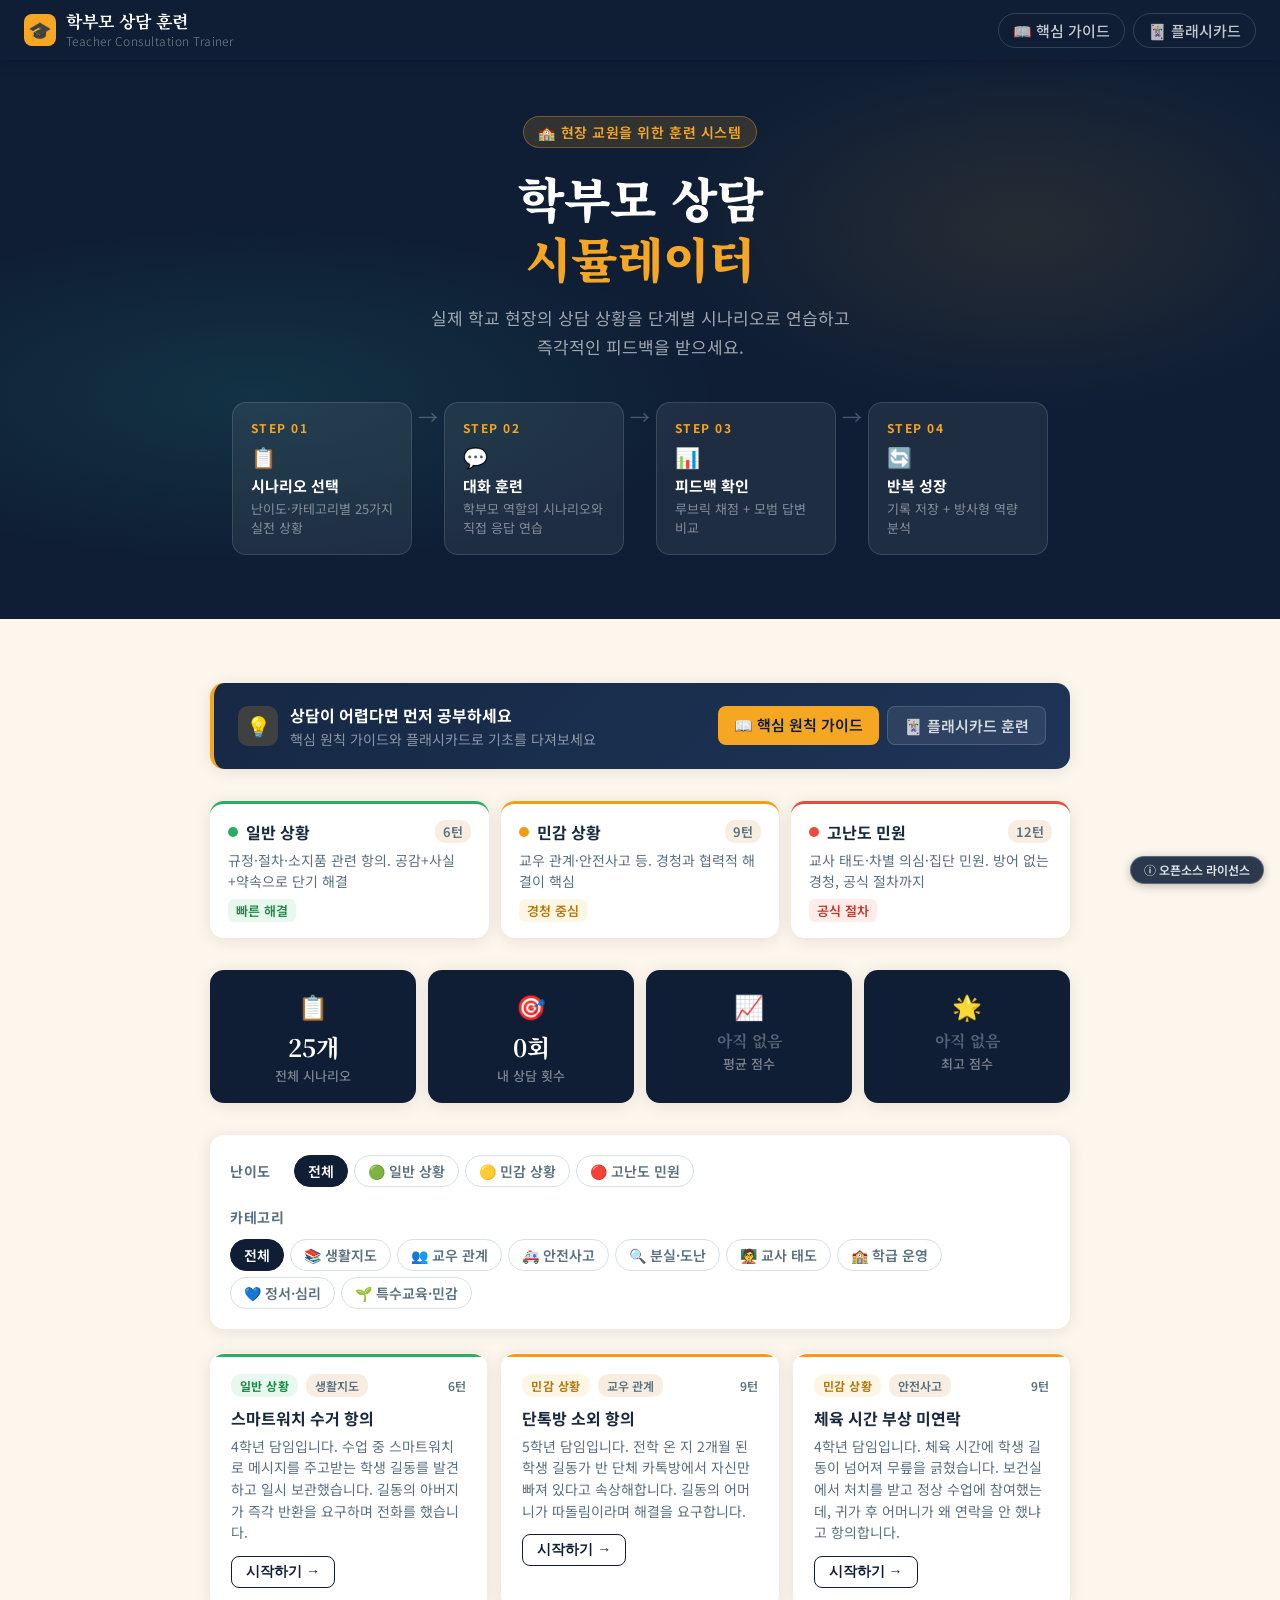
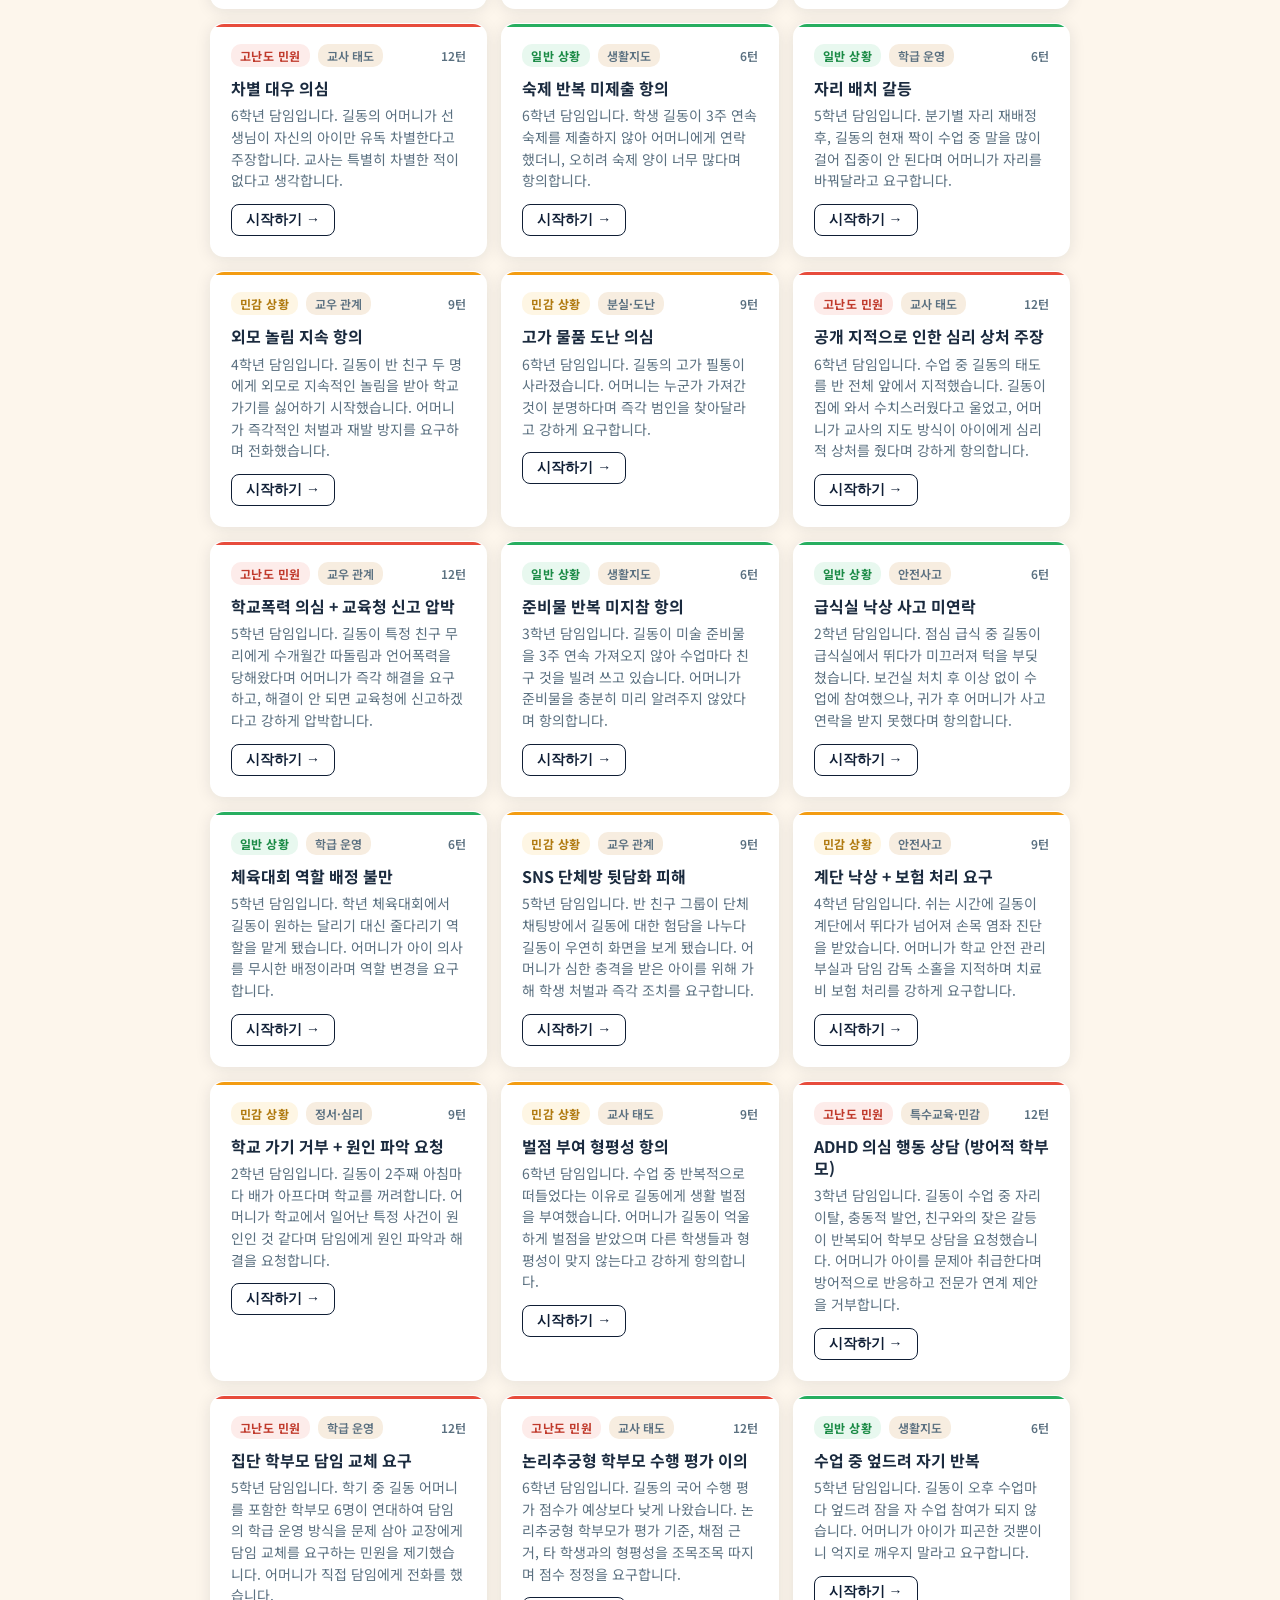
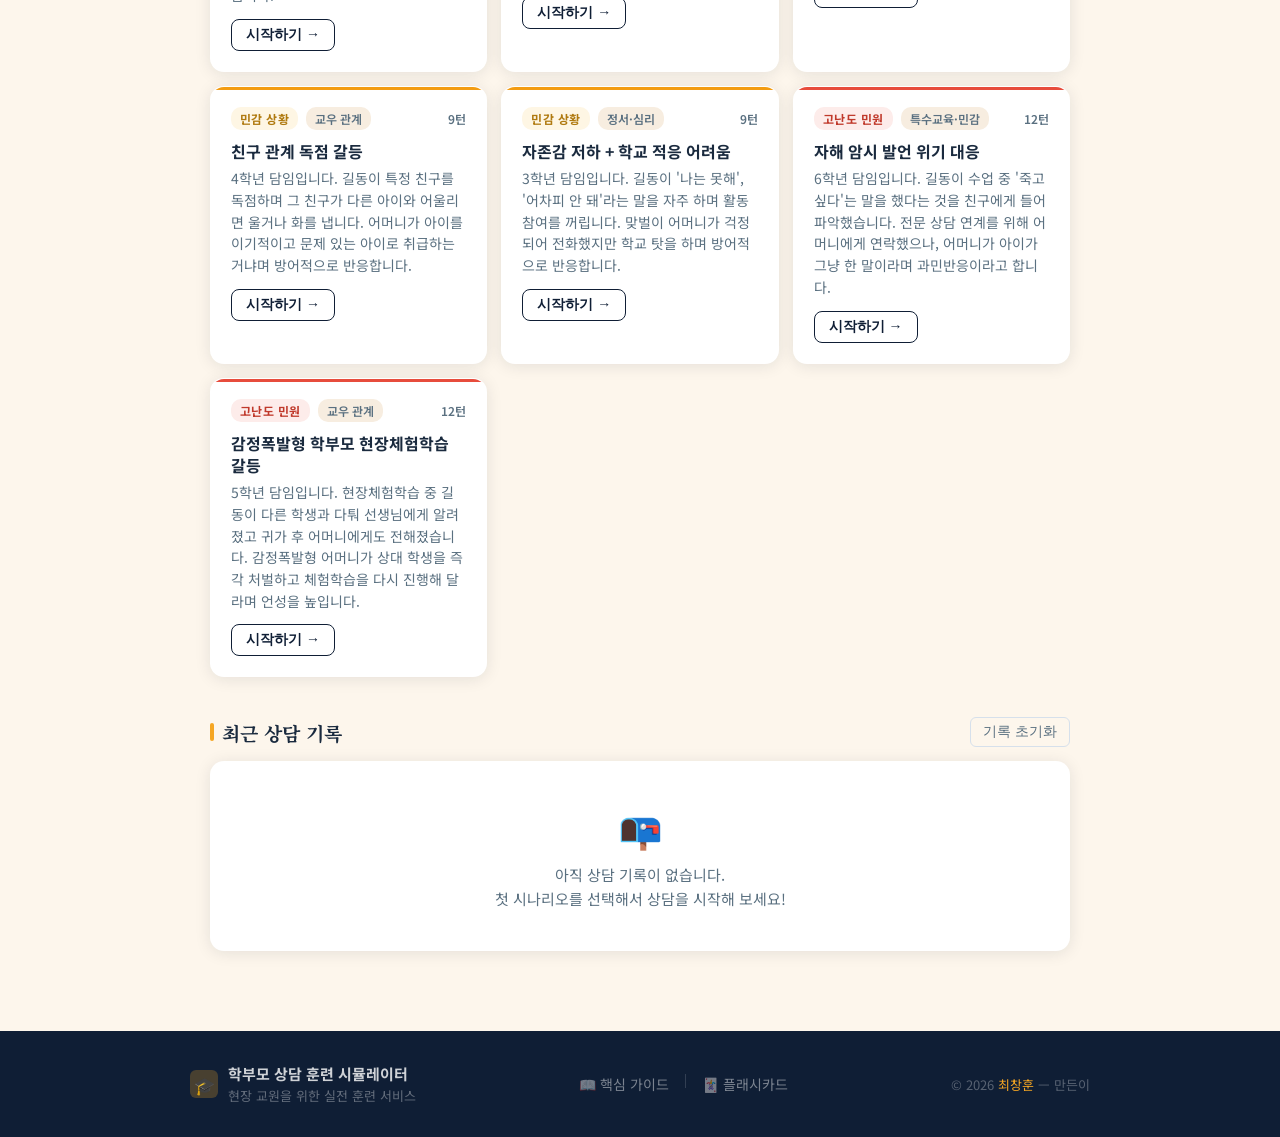
<file: index.html>
<!DOCTYPE html>
<html lang="ko">
<head>
<meta charset="UTF-8">
<meta name="viewport" content="width=device-width, initial-scale=1.0">
<meta name="description" content="교사를 위한 학부모 상담 훈련 서비스. 실제 상황을 분기형 시나리오로 연습하고 즉각 피드백을 받으세요.">
<title>학부모 상담 훈련 시뮬레이터</title>
<link rel="preconnect" href="https://fonts.googleapis.com">
<link href="https://fonts.googleapis.com/css2?family=Noto+Serif+KR:wght@400;600;700;900&family=Noto+Sans+KR:wght@300;400;500;700&display=swap" rel="stylesheet">
<style>
  :root {
    --navy:    #0f1e35;
    --navy2:   #162844;
    --navy3:   #1e3558;
    --amber:   #f5a623;
    --amber2:  #e8941a;
    --teal:    #2ec4b6;
    --cream:   #fdf6ec;
    --cream2:  #f7ede0;
    --text:    #1a2a3e;
    --muted:   #5a7080;
    --border:  #d6e0eb;
    --green:   #27ae60;
    --yellow:  #f39c12;
    --red:     #e74c3c;
    --card-shadow: 0 2px 16px rgba(15,30,53,.10);
    --card-shadow-hover: 0 8px 32px rgba(15,30,53,.18);
    --radius:  14px;
    --radius-sm: 8px;
  }

  *, *::before, *::after { box-sizing: border-box; margin: 0; padding: 0; }

  body {
    font-family: 'Noto Sans KR', sans-serif;
    background: var(--cream);
    color: var(--text);
    min-height: 100vh;
    -webkit-font-smoothing: antialiased;
  }

  /* ── NAV ── */
  .nav {
    background: var(--navy);
    padding: 0 24px;
    display: flex;
    align-items: center;
    justify-content: space-between;
    height: 60px;
    position: sticky;
    top: 0;
    z-index: 100;
    box-shadow: 0 2px 12px rgba(0,0,0,.25);
  }
  .nav-brand {
    display: flex;
    align-items: center;
    gap: 10px;
    text-decoration: none;
  }
  .nav-logo {
    width: 32px; height: 32px;
    background: var(--amber);
    border-radius: 8px;
    display: flex; align-items: center; justify-content: center;
    font-size: 19px;
    flex-shrink: 0;
  }
  .nav-title-ko {
    font-family: 'Noto Serif KR', serif;
    font-weight: 700;
    font-size: 17px;
    color: #fff;
    line-height: 1.2;
  }
  .nav-title-en {
    font-size: 12px;
    color: rgba(255,255,255,.45);
    letter-spacing: .04em;
    font-weight: 300;
  }
  .nav-links {
    display: flex;
    gap: 8px;
  }
  .nav-link {
    padding: 6px 14px;
    border-radius: 20px;
    font-size: 15px;
    font-weight: 500;
    text-decoration: none;
    color: rgba(255,255,255,.75);
    border: 1px solid rgba(255,255,255,.15);
    transition: all .2s;
  }
  .nav-link:hover {
    background: rgba(255,255,255,.12);
    color: #fff;
    border-color: rgba(255,255,255,.3);
  }

  /* ── HERO ── */
  .hero {
    background: var(--navy);
    padding: 56px 24px 64px;
    text-align: center;
    position: relative;
    overflow: hidden;
  }
  .hero::before {
    content: '';
    position: absolute;
    inset: 0;
    background:
      radial-gradient(ellipse 60% 50% at 20% 60%, rgba(46,196,182,.12) 0%, transparent 60%),
      radial-gradient(ellipse 50% 60% at 80% 30%, rgba(245,166,35,.10) 0%, transparent 55%);
    pointer-events: none;
  }
  .hero-badge {
    display: inline-flex;
    align-items: center;
    gap: 6px;
    background: rgba(245,166,35,.15);
    border: 1px solid rgba(245,166,35,.35);
    color: var(--amber);
    font-size: 14px;
    font-weight: 600;
    padding: 5px 14px;
    border-radius: 20px;
    margin-bottom: 20px;
    letter-spacing: .04em;
    animation: fadeUp .5s ease both;
  }
  .hero h1 {
    font-family: 'Noto Serif KR', serif;
    font-size: clamp(30px, 5vw, 48px);
    font-weight: 900;
    color: #fff;
    line-height: 1.25;
    margin-bottom: 16px;
    animation: fadeUp .5s .08s ease both;
  }
  .hero h1 span { color: var(--amber); }
  .hero-sub {
    color: rgba(255,255,255,.6);
    font-size: 17px;
    line-height: 1.7;
    max-width: 480px;
    margin: 0 auto 40px;
    animation: fadeUp .5s .14s ease both;
  }

  /* ── STEPS ── */
  .steps {
    display: flex;
    justify-content: center;
    align-items: stretch;
    gap: 0;
    flex-wrap: wrap;
    max-width: 860px;
    margin: 0 auto;
    animation: fadeUp .5s .2s ease both;
  }
  .step {
    display: flex;
    align-items: center;
    gap: 0;
  }
  .step-box {
    background: rgba(255,255,255,.07);
    border: 1px solid rgba(255,255,255,.12);
    border-radius: var(--radius);
    padding: 16px 18px;
    text-align: left;
    width: 180px;
    transition: background .2s;
  }
  .step-box:hover { background: rgba(255,255,255,.12); }
  .step-num {
    font-size: 12px;
    font-weight: 700;
    color: var(--amber);
    letter-spacing: .12em;
    margin-bottom: 6px;
  }
  .step-icon { font-size: 20px; margin-bottom: 4px; }
  .step-name {
    font-size: 15px;
    font-weight: 700;
    color: #fff;
    margin-bottom: 3px;
  }
  .step-desc {
    font-size: 13px;
    color: rgba(255,255,255,.45);
    line-height: 1.5;
  }
  .step-arrow {
    color: rgba(255,255,255,.25);
    font-size: 20px;
    padding: 0 6px;
    flex-shrink: 0;
  }

  /* ── STUDY BANNER ── */
  .study-banner {
    background: linear-gradient(135deg, var(--navy2), var(--navy3));
    border-left: 4px solid var(--amber);
    border-radius: var(--radius);
    padding: 20px 24px;
    display: flex;
    align-items: center;
    justify-content: space-between;
    flex-wrap: wrap;
    gap: 16px;
    margin: 32px auto;
    max-width: 900px;
    box-shadow: var(--card-shadow);
  }
  .study-banner-text {
    display: flex;
    align-items: center;
    gap: 12px;
  }
  .study-banner-icon {
    width: 40px; height: 40px;
    background: rgba(245,166,35,.18);
    border-radius: 10px;
    display: flex; align-items: center; justify-content: center;
    font-size: 20px;
    flex-shrink: 0;
  }
  .study-banner-title {
    font-size: 16px;
    font-weight: 700;
    color: #fff;
    margin-bottom: 2px;
  }
  .study-banner-sub {
    font-size: 14px;
    color: rgba(255,255,255,.5);
  }
  .study-banner-links {
    display: flex;
    gap: 8px;
  }
  .study-btn {
    padding: 8px 16px;
    border-radius: 8px;
    font-size: 15px;
    font-weight: 600;
    text-decoration: none;
    transition: all .2s;
  }
  .study-btn-primary {
    background: var(--amber);
    color: var(--navy);
  }
  .study-btn-primary:hover { background: var(--amber2); }
  .study-btn-ghost {
    background: rgba(255,255,255,.08);
    color: rgba(255,255,255,.8);
    border: 1px solid rgba(255,255,255,.15);
  }
  .study-btn-ghost:hover { background: rgba(255,255,255,.15); }

  /* ── MAIN LAYOUT ── */
  .main {
    max-width: 900px;
    margin: 0 auto;
    padding: 32px 20px 60px;
  }

  /* ── DIFFICULTY LEGEND ── */
  .diff-legend {
    display: grid;
    grid-template-columns: repeat(3, 1fr);
    gap: 12px;
    margin-bottom: 32px;
  }
  .diff-card {
    background: #fff;
    border-radius: var(--radius);
    padding: 16px 18px;
    box-shadow: var(--card-shadow);
    border-top: 3px solid transparent;
    transition: transform .18s, box-shadow .18s;
  }
  .diff-card:hover { transform: translateY(-2px); box-shadow: var(--card-shadow-hover); }
  .diff-card.green { border-top-color: var(--green); }
  .diff-card.yellow { border-top-color: var(--yellow); }
  .diff-card.red { border-top-color: var(--red); }
  .diff-card-header {
    display: flex;
    align-items: center;
    gap: 8px;
    margin-bottom: 6px;
  }
  .diff-dot {
    width: 10px; height: 10px;
    border-radius: 50%;
    flex-shrink: 0;
  }
  .diff-dot.green { background: var(--green); }
  .diff-dot.yellow { background: var(--yellow); }
  .diff-dot.red { background: var(--red); }
  .diff-label {
    font-size: 16px;
    font-weight: 700;
    color: var(--text);
  }
  .diff-turns {
    font-size: 13px;
    color: var(--muted);
    margin-left: auto;
    background: var(--cream2);
    padding: 2px 8px;
    border-radius: 10px;
    font-weight: 600;
  }
  .diff-desc {
    font-size: 14px;
    color: var(--muted);
    line-height: 1.55;
  }
  .diff-tag {
    display: inline-block;
    font-size: 13px;
    font-weight: 600;
    margin-top: 6px;
    padding: 2px 8px;
    border-radius: 6px;
  }
  .diff-tag.green { background: #e8f8ef; color: #1a8a45; }
  .diff-tag.yellow { background: #fef6e4; color: #b07a10; }
  .diff-tag.red { background: #fdecea; color: #c0392b; }

  /* ── STATS ── */
  .stats-grid {
    display: grid;
    grid-template-columns: repeat(4, 1fr);
    gap: 12px;
    margin-bottom: 32px;
  }
  .stat-card {
    background: var(--navy);
    border-radius: var(--radius);
    padding: 18px 16px;
    text-align: center;
    box-shadow: var(--card-shadow);
  }
  .stat-icon { font-size: 24px; margin-bottom: 6px; }
  .stat-val {
    font-family: 'Noto Serif KR', serif;
    font-size: 24px;
    font-weight: 700;
    color: #fff;
    margin-bottom: 2px;
  }
  .stat-val.empty { color: rgba(255,255,255,.3); font-size: 16px; }
  .stat-label {
    font-size: 13px;
    color: rgba(255,255,255,.45);
    font-weight: 500;
  }

  /* ── FILTERS ── */
  .filter-section {
    background: #fff;
    border-radius: var(--radius);
    padding: 20px;
    margin-bottom: 24px;
    box-shadow: var(--card-shadow);
  }
  .filter-row {
    display: flex;
    align-items: flex-start;
    gap: 12px;
    flex-wrap: wrap;
  }
  .filter-row + .filter-row { margin-top: 14px; }
  .filter-label {
    font-size: 14px;
    font-weight: 700;
    color: var(--muted);
    letter-spacing: .04em;
    padding-top: 6px;
    min-width: 52px;
    flex-shrink: 0;
  }
  .chips {
    display: flex;
    flex-wrap: wrap;
    gap: 6px;
  }
  .chip {
    padding: 5px 13px;
    border-radius: 20px;
    font-size: 14px;
    font-weight: 600;
    cursor: pointer;
    border: 1.5px solid var(--border);
    background: #fff;
    color: var(--muted);
    transition: all .15s;
    user-select: none;
  }
  .chip:hover { border-color: #9bb0c4; color: var(--text); }
  .chip.active {
    background: var(--navy);
    border-color: var(--navy);
    color: #fff;
  }
  .chip.active.green { background: var(--green); border-color: var(--green); }
  .chip.active.yellow { background: var(--yellow); border-color: var(--yellow); }
  .chip.active.red { background: var(--red); border-color: var(--red); }

  /* ── SCENARIO GRID ── */
  .scenario-grid {
    display: grid;
    grid-template-columns: repeat(auto-fill, minmax(260px, 1fr));
    gap: 14px;
  }
  .scenario-card {
    background: #fff;
    border-radius: var(--radius);
    padding: 20px;
    box-shadow: var(--card-shadow);
    cursor: pointer;
    border: 1.5px solid transparent;
    transition: all .18s;
    position: relative;
    overflow: hidden;
  }
  .scenario-card::before {
    content: '';
    position: absolute;
    top: 0; left: 0; right: 0;
    height: 3px;
  }
  .scenario-card.green::before { background: var(--green); }
  .scenario-card.yellow::before { background: var(--yellow); }
  .scenario-card.red::before { background: var(--red); }
  .scenario-card:hover {
    transform: translateY(-3px);
    box-shadow: var(--card-shadow-hover);
    border-color: var(--border);
  }
  .scenario-card-top {
    display: flex;
    align-items: center;
    gap: 8px;
    margin-bottom: 10px;
  }
  .scenario-diff-badge {
    font-size: 12px;
    font-weight: 700;
    padding: 3px 9px;
    border-radius: 10px;
    letter-spacing: .04em;
  }
  .scenario-diff-badge.green { background: #e8f8ef; color: #1a8a45; }
  .scenario-diff-badge.yellow { background: #fef6e4; color: #b07a10; }
  .scenario-diff-badge.red { background: #fdecea; color: #c0392b; }
  .scenario-cat-badge {
    font-size: 12px;
    background: var(--cream2);
    color: var(--muted);
    padding: 3px 9px;
    border-radius: 10px;
    font-weight: 600;
  }
  .scenario-turns {
    margin-left: auto;
    font-size: 12px;
    color: var(--muted);
    font-weight: 600;
  }
  .scenario-title {
    font-size: 16px;
    font-weight: 700;
    color: var(--text);
    margin-bottom: 6px;
    line-height: 1.4;
  }
  .scenario-desc {
    font-size: 14px;
    color: var(--muted);
    line-height: 1.55;
  }
  .scenario-start-btn {
    display: inline-flex;
    align-items: center;
    gap: 5px;
    margin-top: 12px;
    font-size: 14px;
    font-weight: 700;
    color: var(--navy);
    border: 1.5px solid var(--navy);
    background: transparent;
    padding: 6px 14px;
    border-radius: 8px;
    cursor: pointer;
    transition: all .15s;
  }
  .scenario-start-btn:hover { background: var(--navy); color: #fff; }

  /* ── LOADING / EMPTY STATE ── */
  .state-box {
    grid-column: 1/-1;
    display: flex;
    flex-direction: column;
    align-items: center;
    justify-content: center;
    padding: 60px 20px;
    text-align: center;
  }
  .state-icon { font-size: 48px; margin-bottom: 14px; }
  .state-title {
    font-family: 'Noto Serif KR', serif;
    font-size: 20px;
    font-weight: 700;
    color: var(--text);
    margin-bottom: 6px;
  }
  .state-sub { font-size: 15px; color: var(--muted); line-height: 1.6; }
  .spinner {
    width: 36px; height: 36px;
    border: 3px solid var(--border);
    border-top-color: var(--navy);
    border-radius: 50%;
    animation: spin .7s linear infinite;
    margin-bottom: 14px;
  }

  /* ── HISTORY ── */
  .section-header {
    display: flex;
    align-items: center;
    justify-content: space-between;
    margin-bottom: 14px;
  }
  .section-title {
    font-family: 'Noto Serif KR', serif;
    font-size: 19px;
    font-weight: 700;
    color: var(--text);
    display: flex;
    align-items: center;
    gap: 8px;
  }
  .section-title::before {
    content: '';
    display: inline-block;
    width: 4px; height: 18px;
    background: var(--amber);
    border-radius: 2px;
  }
  .reset-btn {
    font-size: 14px;
    color: var(--muted);
    background: none;
    border: 1px solid var(--border);
    padding: 5px 12px;
    border-radius: 6px;
    cursor: pointer;
    transition: all .15s;
  }
  .reset-btn:hover { color: var(--red); border-color: var(--red); }
  .history-empty {
    background: #fff;
    border-radius: var(--radius);
    padding: 40px 20px;
    text-align: center;
    box-shadow: var(--card-shadow);
  }
  .history-empty-icon { font-size: 36px; margin-bottom: 10px; }
  .history-empty-text { font-size: 15px; color: var(--muted); line-height: 1.6; }

  /* ── FOOTER ── */
  footer {
    background: var(--navy);
    padding: 32px 24px;
    margin-top: 20px;
  }
  .footer-inner {
    max-width: 900px;
    margin: 0 auto;
    display: flex;
    align-items: center;
    justify-content: space-between;
    flex-wrap: wrap;
    gap: 16px;
  }
  .footer-brand {
    display: flex;
    align-items: center;
    gap: 10px;
  }
  .footer-logo {
    width: 28px; height: 28px;
    background: rgba(245,166,35,.25);
    border-radius: 6px;
    display: flex; align-items: center; justify-content: center;
    font-size: 17px;
  }
  .footer-name {
    font-size: 15px;
    font-weight: 700;
    color: rgba(255,255,255,.8);
  }
  .footer-copy {
    font-size: 13px;
    color: rgba(255,255,255,.35);
    margin-top: 2px;
  }
  .footer-links {
    display: flex;
    gap: 16px;
  }
  .footer-link {
    font-size: 14px;
    color: rgba(255,255,255,.45);
    text-decoration: none;
    transition: color .15s;
  }
  .footer-link:hover { color: var(--amber); }
  .footer-divider {
    width: 1px; height: 14px;
    background: rgba(255,255,255,.15);
  }
  .footer-credit {
    font-size: 13px;
    color: rgba(255,255,255,.3);
  }
  .footer-credit span { color: var(--amber); }

  /* ── ANIMATIONS ── */
  @keyframes fadeUp {
    from { opacity: 0; transform: translateY(18px); }
    to   { opacity: 1; transform: translateY(0); }
  }
  @keyframes spin { to { transform: rotate(360deg); } }

  .fade-in { animation: fadeUp .4s ease both; }

  /* ── RESPONSIVE ── */
  @media (max-width: 700px) {
    .steps { gap: 6px; }
    .step-box { width: 140px; padding: 12px 12px; }
    .step-arrow { display: none; }
    .diff-legend { grid-template-columns: 1fr; }
    .stats-grid { grid-template-columns: repeat(2, 1fr); }
    .nav-links .nav-link:first-child { display: none; }
    .study-banner { flex-direction: column; }
    .footer-inner { flex-direction: column; align-items: flex-start; }
  }
  @media (max-width: 480px) {
    .step-box { width: 120px; }
    .hero h1 { font-size: 24px; }
  }
</style>
</head>
<body>

<!-- ── NAV ── -->
<nav class="nav">
  <a href="index.html" class="nav-brand">
    <div class="nav-logo">🎓</div>
    <div>
      <div class="nav-title-ko">학부모 상담 훈련</div>
      <div class="nav-title-en">Teacher Consultation Trainer</div>
    </div>
  </a>
  <div class="nav-links">
    <a href="guide.html" class="nav-link">📖 핵심 가이드</a>
    <a href="flash.html" class="nav-link">🃏 플래시카드</a>
  </div>
</nav>

<!-- ── HERO ── -->
<section class="hero">
  <div class="hero-badge">🏫 현장 교원을 위한 훈련 시스템</div>
  <h1>학부모 상담<br><span>시뮬레이터</span></h1>
  <p class="hero-sub">
    실제 학교 현장의 상담 상황을 단계별 시나리오로 연습하고<br>
    즉각적인 피드백을 받으세요.
  </p>

  <div class="steps">
    <div class="step">
      <div class="step-box">
        <div class="step-num">STEP 01</div>
        <div class="step-icon">📋</div>
        <div class="step-name">시나리오 선택</div>
        <div class="step-desc">난이도·카테고리별 25가지 실전 상황</div>
      </div>
    </div>
    <div class="step-arrow">→</div>
    <div class="step">
      <div class="step-box">
        <div class="step-num">STEP 02</div>
        <div class="step-icon">💬</div>
        <div class="step-name">대화 훈련</div>
        <div class="step-desc">학부모 역할의 시나리오와 직접 응답 연습</div>
      </div>
    </div>
    <div class="step-arrow">→</div>
    <div class="step">
      <div class="step-box">
        <div class="step-num">STEP 03</div>
        <div class="step-icon">📊</div>
        <div class="step-name">피드백 확인</div>
        <div class="step-desc">루브릭 채점 + 모범 답변 비교</div>
      </div>
    </div>
    <div class="step-arrow">→</div>
    <div class="step">
      <div class="step-box">
        <div class="step-num">STEP 04</div>
        <div class="step-icon">🔄</div>
        <div class="step-name">반복 성장</div>
        <div class="step-desc">기록 저장 + 방사형 역량 분석</div>
      </div>
    </div>
  </div>
</section>

<!-- ── MAIN ── -->
<main class="main">

  <!-- Study Banner -->
  <div class="study-banner">
    <div class="study-banner-text">
      <div class="study-banner-icon">💡</div>
      <div>
        <div class="study-banner-title">상담이 어렵다면 먼저 공부하세요</div>
        <div class="study-banner-sub">핵심 원칙 가이드와 플래시카드로 기초를 다져보세요</div>
      </div>
    </div>
    <div class="study-banner-links">
      <a href="guide.html" class="study-btn study-btn-primary">📖 핵심 원칙 가이드</a>
      <a href="flash.html" class="study-btn study-btn-ghost">🃏 플래시카드 훈련</a>
    </div>
  </div>

  <!-- Difficulty Legend -->
  <div class="diff-legend">
    <div class="diff-card green">
      <div class="diff-card-header">
        <span class="diff-dot green"></span>
        <span class="diff-label">일반 상황</span>
        <span class="diff-turns">6턴</span>
      </div>
      <div class="diff-desc">규정·절차·소지품 관련 항의. 공감+사실+약속으로 단기 해결</div>
      <span class="diff-tag green">빠른 해결</span>
    </div>
    <div class="diff-card yellow">
      <div class="diff-card-header">
        <span class="diff-dot yellow"></span>
        <span class="diff-label">민감 상황</span>
        <span class="diff-turns">9턴</span>
      </div>
      <div class="diff-desc">교우 관계·안전사고 등. 경청과 협력적 해결이 핵심</div>
      <span class="diff-tag yellow">경청 중심</span>
    </div>
    <div class="diff-card red">
      <div class="diff-card-header">
        <span class="diff-dot red"></span>
        <span class="diff-label">고난도 민원</span>
        <span class="diff-turns">12턴</span>
      </div>
      <div class="diff-desc">교사 태도·차별 의심·집단 민원. 방어 없는 경청, 공식 절차까지</div>
      <span class="diff-tag red">공식 절차</span>
    </div>
  </div>

  <!-- Stats -->
  <div class="stats-grid">
    <div class="stat-card">
      <div class="stat-icon">📋</div>
      <div class="stat-val" id="stat-total">—</div>
      <div class="stat-label">전체 시나리오</div>
    </div>
    <div class="stat-card">
      <div class="stat-icon">🎯</div>
      <div class="stat-val" id="stat-scenarios">0회</div>
      <div class="stat-label">내 상담 횟수</div>
    </div>
    <div class="stat-card">
      <div class="stat-icon">📈</div>
      <div class="stat-val empty" id="stat-avg">아직 없음</div>
      <div class="stat-label">평균 점수</div>
    </div>
    <div class="stat-card">
      <div class="stat-icon">🌟</div>
      <div class="stat-val empty" id="stat-best">아직 없음</div>
      <div class="stat-label">최고 점수</div>
    </div>
  </div>

  <!-- Filters -->
  <div class="filter-section">
    <div class="filter-row">
      <span class="filter-label">난이도</span>
      <div class="chips" id="filter-diff">
        <span class="chip active" data-val="all">전체</span>
        <span class="chip" data-val="일반" data-color="green">🟢 일반 상황</span>
        <span class="chip" data-val="민감" data-color="yellow">🟡 민감 상황</span>
        <span class="chip" data-val="고난도" data-color="red">🔴 고난도 민원</span>
      </div>
    </div>
    <div class="filter-row">
      <span class="filter-label">카테고리</span>
      <div class="chips" id="filter-cat">
        <span class="chip active" data-val="all">전체</span>
        <span class="chip" data-val="생활지도">📚 생활지도</span>
        <span class="chip" data-val="교우 관계">👥 교우 관계</span>
        <span class="chip" data-val="안전사고">🚑 안전사고</span>
        <span class="chip" data-val="분실·도난">🔍 분실·도난</span>
        <span class="chip" data-val="교사 태도">🧑‍🏫 교사 태도</span>
        <span class="chip" data-val="학급 운영">🏫 학급 운영</span>
        <span class="chip" data-val="정서·심리">💙 정서·심리</span>
        <span class="chip" data-val="특수교육·민감">🌱 특수교육·민감</span>
      </div>
    </div>
  </div>

  <!-- Scenario Grid -->
  <div class="scenario-grid" id="scenario-grid"></div>

  <!-- History -->
  <div style="margin-top: 40px;">
    <div class="section-header">
      <h2 class="section-title">최근 상담 기록</h2>
      <button class="reset-btn" onclick="clearHistory()">기록 초기화</button>
    </div>
    <div id="history-preview" class="history-empty">
      <div class="history-empty-icon">📭</div>
      <div class="history-empty-text">
        아직 상담 기록이 없습니다.<br>
        첫 시나리오를 선택해서 상담을 시작해 보세요!
      </div>
    </div>
  </div>

</main>

<!-- ── FOOTER ── -->
<footer>
  <div class="footer-inner">
    <div class="footer-brand">
      <div class="footer-logo">🎓</div>
      <div>
        <div class="footer-name">학부모 상담 훈련 시뮬레이터</div>
        <div class="footer-copy">현장 교원을 위한 실전 훈련 서비스</div>
      </div>
    </div>
    <div class="footer-links">
      <a href="guide.html" class="footer-link">📖 핵심 가이드</a>
      <div class="footer-divider"></div>
      <a href="flash.html" class="footer-link">🃏 플래시카드</a>
    </div>
    <div class="footer-credit">
      © 2026 <span>최창훈</span> — 만든이
    </div>
  </div>
</footer>

<script>
var _SD = {"scenarioTypes":[{"id":"일반","label":"일반 상황","description":"규정·절차·소지품 관련 항의 — 공감+사실+약속으로 단기 해결 가능","turns":6,"difficulty":1,"color":"#22c55e"},{"id":"민감","label":"민감 상황","description":"교우 관계·안전사고 등 감정이 얽힌 상황 — 경청과 협력적 해결이 핵심","turns":9,"difficulty":2,"color":"#f59e0b"},{"id":"고난도","label":"고난도 민원","description":"교사 태도·차별 의심·집단 민원 등 — 방어 없는 경청, 공식 절차 안내까지","turns":12,"difficulty":3,"color":"#ef4444"}],"scenarios":[{"id":"s1","scenarioType":"일반","typeLabel":"일반 상황","typeColor":"#22c55e","category":"생활지도","categoryIcon":"📚","categoryColor":"#3b82f6","title":"스마트워치 수거 항의","difficulty":1,"situation":"4학년 담임입니다. 수업 중 스마트워치로 메시지를 주고받는 학생 길동를 발견하고 일시 보관했습니다. 길동의 아버지가 즉각 반환을 요구하며 전화를 했습니다.","parentName":"길동 아버지","initialEmotion":72,"turns":[{"parentMessage":"선생님, 길동 아버지입니다. 스마트워치가 시계인데 왜 빼앗은 거예요? 그건 아이 안전을 위해 채워준 건데, 학교 마음대로 가져가면 어떻게 합니까.","modelAnswer":"아버님, 많이 당황하셨겠네요. 안전 때문에 채워주신 마음 충분히 이해합니다. 수업 중에 메시지를 주고받아서 잠시 보관했는데, 오늘 방과 후 바로 반환해 드리겠습니다.","tip":"💡 공감 먼저 → 사실 설명 → 즉각적 해결책 순서를 지키세요."},{"parentMessage":"그래도 연락은 해주셨어야 하는 거 아닌가요? 집에 와서야 알았잖아요.","modelAnswer":"맞습니다, 아버님. 보관 즉시 연락드렸어야 했는데 그러지 못해서 정말 죄송합니다. 앞으로는 이런 상황이 생기면 바로 연락드리겠습니다.","tip":"💡 학부모의 지적이 맞다면 명확하게 인정하고 사과하세요. 변명보다 사과가 신뢰를 회복합니다."},{"parentMessage":"앞으로 이런 일이 또 생기면 어떻게 하실 건가요? 아이 물건을 이렇게 가져가는 건 좀 불안하네요.","modelAnswer":"네, 앞으로는 전자기기 관련 상황이 생기면 즉시 아버님께 연락드리겠습니다. 또 길동와도 수업 중 사용 방식에 대해 차분하게 이야기를 나눠보겠습니다. 가정에서도 함께 이야기해 주시면 더 효과적일 것 같습니다.","tip":"💡 재발 방지 계획과 가정-학교 협력 방안을 함께 제시하세요."},{"parentMessage":"알겠습니다. 아이한테도 잘 말씀해 주세요.","modelAnswer":"네, 아버님. 오늘 연락해 주셔서 감사합니다. 길동와 편안하게 이야기 나누고 방과 후에 스마트워치 돌려드리겠습니다. 궁금한 점 생기시면 언제든지 연락 주세요.","tip":"💡 마무리에는 감사 인사와 후속 조치를 명확히 전달하세요."},{"parentMessage":"그런데 선생님, 학교 규정에 스마트워치에 대한 내용이 따로 있나요? 제가 가정통신문에서 본 기억이 없어서요.","modelAnswer":"좋은 지적입니다, 아버님. 현행 생활규정에는 스마트폰 수거 내용은 있지만 스마트워치가 명확히 명시되어 있지는 않습니다. 이 부분은 학교 차원에서 규정을 보완해야 할 부분이고, 가정에도 사전에 충분히 안내드렸어야 했습니다. 말씀해 주셔서 감사합니다.","tip":"💡 규정의 미비함을 솔직히 인정하세요. 방어보다 개선 의지를 보이는 것이 신뢰를 높입니다."},{"parentMessage":"알겠어요. 어쨌든 수업에 방해가 되면 안 된다는 건 저도 알아요. 아이한테 집에서 한번 이야기해볼게요.","modelAnswer":"감사합니다, 아버님. 길동와 방과 후에 조용히 이야기를 나눌게요. 가정에서도 한 말씀 해주시면 아이도 이유를 더 잘 이해할 것 같습니다. 오늘 연락 주셔서 감사했습니다.","tip":"💡 마무리는 가정·학교 역할 분담을 확인하고, 진심 어린 감사로 끝맺으세요."}],"teachingPoint":"공감 → 사실 설명 → 사과 → 구체적 약속의 순서가 학부모의 불안을 빠르게 해소합니다.","strengths":["즉각적 반환 약속으로 실질적 해결","가정-학교 협력 제안"],"improvements":["보관 시 즉시 연락하는 습관 형성 필요","스마트워치 관련 규정 명확화 후 가정통신문 발송"]},{"id":"s2","scenarioType":"민감","typeLabel":"민감 상황","typeColor":"#f59e0b","category":"교우 관계","categoryIcon":"👥","categoryColor":"#8b5cf6","title":"단톡방 소외 항의","difficulty":2,"situation":"5학년 담임입니다. 전학 온 지 2개월 된 학생 길동가 반 단체 카톡방에서 자신만 빠져 있다고 속상해합니다. 길동의 어머니가 따돌림이라며 해결을 요구합니다.","parentName":"길동 어머니","initialEmotion":78,"turns":[{"parentMessage":"선생님, 길동 엄마예요. 애가 어젯밤에 울면서 자기만 반 카톡방에 없다고 하더라고요. 이건 명백한 따돌림 아닌가요? 선생님이 해결해 주셔야 하는 거 아닌가요?","modelAnswer":"어머니, 길동가 많이 속상했겠네요. 그 마음 충분히 이해합니다. 아이들 사이 카톡방은 제가 직접 강제하기 어려운 개인 영역이지만, 내일 길동와 조용히 이야기 나누고 반 아이들 관계를 살펴보겠습니다.","tip":"💡 공감하되, 교사가 할 수 있는 것과 없는 것을 솔직하게 구분해 설명하세요."},{"parentMessage":"직접 개입이 어렵다고 하시면 저는 어떻게 해야 해요? 애가 소외당하고 있는 게 뻔히 보이는데.","modelAnswer":"어머니의 걱정이 충분히 이해됩니다. 카톡방 자체를 강제할 수는 없지만, 학교에서 길동가 친구들과 자연스럽게 어울릴 기회를 만들겠습니다. 내일 쉬는 시간에 길동와 직접 이야기해서 어떤 부분이 힘든지 먼저 확인해볼게요.","tip":"💡 '못 한다'는 말 뒤에는 반드시 '할 수 있는 것'을 구체적으로 제시하세요."},{"parentMessage":"그게 효과가 있을까요? 애들이 이미 마음이 멀어진 것 같아서요.","modelAnswer":"전학 온 지 2개월이라 적응하는 시간이 더 필요할 수 있어요. 이번 주 학급 시간에 친구 관계 활동을 진행해서 길동가 자연스럽게 어울릴 기회를 만들겠습니다. 진행 상황을 금요일까지 문자로 알려드리겠습니다.","tip":"💡 구체적인 날짜와 방법, 후속 연락 시점을 약속하면 학부모의 불안이 줄어듭니다."},{"parentMessage":"그렇게 해주시면 감사하죠. 아이가 학교 가기 싫다고 할 정도로 힘들어하고 있어서요.","modelAnswer":"아이가 그 정도로 힘들어하고 있었군요. 더 빨리 알아차렸어야 했는데 죄송합니다. 길동가 학교에서 안전하고 편안하게 지낼 수 있도록 제가 더 세심하게 살피겠습니다.","tip":"💡 아이의 심각성을 인정하고, 더 빨리 대응하지 못한 것을 진심으로 사과하세요."},{"parentMessage":"선생님이 신경 써주신다니 감사해요. 아이가 빨리 친구들이랑 잘 지냈으면 좋겠어요.","modelAnswer":"네, 어머니. 길동가 반에서 편안하게 지낼 수 있도록 최선을 다하겠습니다. 이번 주 금요일에 상황을 문자로 알려드릴게요. 먼저 연락해 주셔서 감사합니다.","tip":"💡 마무리에 약속한 연락 시점을 다시 한번 명확히 확인하세요."},{"parentMessage":"그런데 선생님, 제가 다른 학부모님들께도 이 이야기를 했더니 한 어머니가 길동가 좀 어울리기 어려운 아이 같다고 하더라고요. 그 말이 너무 마음에 걸려요.","modelAnswer":"그 말을 들으셨을 때 많이 속상하셨겠어요. 다른 학부모님의 의견이 아이에 대한 정확한 평가는 아닙니다. 제가 학교에서 길동를 지켜본 바로는 낯선 환경에 적응하는 시간이 조금 더 필요한 아이이지, 어울리기 어려운 아이가 아닙니다.","tip":"💡 외부의 부정적 평가에 흔들리지 않고 교사로서 아이를 객관적으로 옹호하세요."},{"parentMessage":"그럼 선생님이 보시기에 길동가 학교생활에서 어떤 부분이 특히 어려워 보이나요? 솔직하게 말씀해 주셔도 괜찮아요.","modelAnswer":"솔직하게 말씀드리면, 길동가 먼저 말을 거는 것을 좀 어려워하는 것 같습니다. 쉬는 시간에 혼자 있는 경우가 있어서 저도 의식적으로 짝 활동이나 소그룹 활동에 자연스럽게 참여할 수 있는 기회를 만들어왔습니다. 앞으로도 계속 살피겠습니다.","tip":"💡 아이의 어려움을 구체적으로 전달하되, 교사가 이미 노력 중인 점도 함께 알려주세요."},{"parentMessage":"솔직하게 말씀해 주셔서 감사해요. 집에서도 친구 사귀는 방법을 좀 연습시켜야겠네요.","modelAnswer":"어머니의 관심이 길동에게 큰 힘이 됩니다. 집에서는 오늘 학교에서 있었던 재미있는 일 하나씩 이야기해보는 것부터 시작하시면 좋을 것 같아요. 아이가 학교 이야기를 편하게 꺼낼 수 있는 분위기가 만들어지면 제가 파악하고 도울 수 있는 폭도 넓어집니다.","tip":"💡 가정에서 실천 가능한 구체적인 팁을 제안하면 학부모와의 협력 관계가 깊어집니다."},{"parentMessage":"선생님, 혹시 제가 학교에 직접 와서 상담받을 수 있을까요? 전화보다는 직접 이야기하고 싶어서요.","modelAnswer":"물론입니다, 어머니. 언제든지 상담 신청 주시면 시간을 잡겠습니다. 저도 2주에 한 번씩 길동의 적응 상황을 짧게라도 문자로 알려드리겠습니다. 오늘 솔직하게 말씀해 주셔서 감사합니다. 길동가 곧 편안하게 학교생활을 할 수 있을 거라고 믿습니다.","tip":"💡 대면 상담에 적극 응하고, 정기적인 소통 계획을 제안하며 아이의 성장에 대한 신뢰로 마무리하세요."}],"teachingPoint":"할 수 없는 것은 솔직히 설명하고, 할 수 있는 것을 구체적으로 약속해야 신뢰가 생깁니다.","strengths":["솔직한 한계 설명","구체적 날짜·방법 제시","후속 연락 약속"],"improvements":["소외 징후를 더 빠르게 포착하는 관찰력","학부모 동의를 구하는 협력적 태도"]},{"id":"s3","scenarioType":"민감","typeLabel":"민감 상황","typeColor":"#f59e0b","category":"안전사고","categoryIcon":"🚑","categoryColor":"#f97316","title":"체육 시간 부상 미연락","difficulty":2,"situation":"4학년 담임입니다. 체육 시간에 학생 길동이 넘어져 무릎을 긁혔습니다. 보건실에서 처치를 받고 정상 수업에 참여했는데, 귀가 후 어머니가 왜 연락을 안 했냐고 항의합니다.","parentName":"길동 어머니","initialEmotion":76,"turns":[{"parentMessage":"선생님, 길동 엄마예요. 지금 애 무릎을 보니까 다쳤잖아요. 왜 연락을 안 해주셨어요? 아무리 작은 거라도 다치면 바로 알려주셔야 하는 거 아닌가요?","modelAnswer":"어머니, 많이 놀라셨겠어요. 길동이 체육 시간에 넘어져서 무릎을 긁혔는데 보건실에서 처치받고 정상적으로 수업에 참여했어요. 집에 가면서 말씀드렸어야 했는데 제가 미처 챙기지 못했습니다. 죄송해요.","tip":"💡 감정 공감 → 사실 설명 → 진심 어린 사과 순서로 시작하세요."},{"parentMessage":"그래도 어떻게 연락을 안 해줍니까. 제가 아예 몰랐잖아요.","modelAnswer":"맞습니다, 어머니. 보건실 처치 후 바로 연락드렸어야 했는데 그러지 못해서 다시 한번 죄송합니다. 앞으로는 어떤 작은 부상이라도 즉시 연락드리겠습니다.","tip":"💡 학부모의 지적을 충분히 인정하고, 앞으로의 약속을 명확히 하세요."},{"parentMessage":"길동 상태는 지금 어떤가요? 병원에 가봐야 하는 건 아닌지.","modelAnswer":"보건실에서 확인했을 때는 찰과상으로 처치 후 정상적으로 활동했습니다. 그래도 어머니께서 걱정되신다면 오늘 저녁에 병원에서 확인해 보시는 게 좋겠습니다. 만약 치료가 필요하시면 학교 안전공제회를 통해 의료비 지원을 받으실 수 있으니 필요하시면 제가 안내해 드리겠습니다.","tip":"💡 학부모가 궁금한 정보를 충분히 제공하고, 실질적 지원 방법까지 안내하세요."},{"parentMessage":"앞으로는 이런 일이 생기면 꼭 바로 연락 주세요. 제가 모르고 있으면 너무 불안하거든요.","modelAnswer":"네, 꼭 그렇게 하겠습니다. 앞으로 부상이 생기면 아무리 작은 것도 바로 문자로 알려드리겠습니다. 어머니께서 항상 길동 상태를 파악하실 수 있도록 제가 더 세심하게 소통하겠습니다.","tip":"💡 구체적인 방법(문자)과 기준(작은 부상도)을 명시해 신뢰를 주세요."},{"parentMessage":"감사합니다. 길동이 지금은 크게 아파하지 않으니 다행이에요.","modelAnswer":"다행입니다. 길동이 내일 학교에서 불편함 없이 잘 지내는지 제가 살펴보겠습니다. 혹시 집에서 불편해하면 바로 알려주세요. 먼저 연락해 주셔서 감사합니다.","tip":"💡 마무리에는 내일 학교에서의 모니터링을 약속해 지속적 관심을 보여주세요."},{"parentMessage":"그런데 선생님, 다른 학부모님들도 이런 상황에서 연락을 못 받으신 경우가 있나요? 학교 차원에서 매뉴얼 같은 게 있는 건가요?","modelAnswer":"좋은 질문입니다, 어머니. 학교 안전사고 대응 매뉴얼상 보건실 처치가 필요한 경우 보호자에게 연락하도록 되어 있습니다. 이번에 제가 그 절차를 지키지 못한 것입니다. 앞으로는 매뉴얼대로 처치 즉시 연락드리겠습니다.","tip":"💡 학교 절차를 정확히 안내하고, 이번에 그 절차를 따르지 못했음을 솔직히 인정하세요."},{"parentMessage":"체육 시간에 아이들이 다치는 게 잦은 건 아닌가요? 안전 관리를 더 철저하게 할 방법은 없나요?","modelAnswer":"어머니, 좋은 지적입니다. 체육 시간 전 준비운동을 철저히 하고, 위험한 동작은 제가 직접 시범을 보인 뒤 진행하고 있습니다. 이번 사고처럼 예상치 못한 상황도 있지만, 앞으로는 운동장 상태 점검과 안전 구역 표시를 더 꼼꼼히 확인하겠습니다.","tip":"💡 현재 하고 있는 안전 조치를 설명하고, 추가 개선 방향을 함께 제시하세요."},{"parentMessage":"혹시 길동이 특별히 조심해야 할 신체적인 부분이 있는데 선생님이 알고 계세요? 건강 조사서에 적었던 것 같은데요.","modelAnswer":"네, 길동의 건강 조사서를 확인했고 알고 있습니다. 체육 활동 시 해당 부분을 더욱 주의 깊게 살피겠습니다. 혹시 최근에 변경된 내용이 있으시면 알려주시면 바로 반영하겠습니다.","tip":"💡 아이의 건강 정보를 파악하고 있음을 확인시켜 주고, 최신 정보 업데이트를 요청하세요."},{"parentMessage":"선생님이 꼼꼼하게 챙겨주시는 것 같아서 안심이 돼요. 앞으로 궁금한 게 있으면 편하게 연락해도 될까요?","modelAnswer":"물론입니다, 어머니. 언제든지 문자나 전화로 연락 주세요. 길동의 건강과 안전에 관한 일이라면 아무리 작은 것이라도 함께 챙겨나가면 좋겠습니다. 오늘 이야기해 주셔서 감사합니다.","tip":"💡 언제든 연락 가능하다는 개방성을 보여주고, 협력 관계를 공고히 하며 마무리하세요."}],"teachingPoint":"부상 발생 시 즉각 연락이 원칙입니다. 사과를 먼저 하고, 앞으로의 구체적 조치를 약속해야 신뢰가 회복됩니다.","strengths":["즉각적 사과와 실수 인정","안전공제회 안내로 실질적 도움 제공"],"improvements":["부상 발생 즉시 연락하는 습관","보건 처치 내용을 귀가 전 확인 문자 발송"]},{"id":"s4","scenarioType":"고난도","typeLabel":"고난도 민원","typeColor":"#ef4444","category":"교사 태도","categoryIcon":"🧑‍🏫","categoryColor":"#ef4444","title":"차별 대우 의심","difficulty":3,"situation":"6학년 담임입니다. 길동의 어머니가 선생님이 자신의 아이만 유독 차별한다고 주장합니다. 교사는 특별히 차별한 적이 없다고 생각합니다.","parentName":"길동 어머니","initialEmotion":83,"turns":[{"parentMessage":"선생님, 길동 엄마예요. 솔직히 말씀드릴게요. 우리 아이가 선생님한테 차별받는다고 느끼고 있어요. 다른 아이들이랑 대우가 다르다고요. 이게 사실인지 여쭤보고 싶어서요.","modelAnswer":"어머니, 그렇게 느끼셨다면 많이 속상하셨을 것 같습니다. 길동도 그런 마음을 가지고 있었다면 저도 꼭 확인해 봐야 할 부분이라고 생각합니다. 제가 의도적으로 길동를 차별한 적은 없지만, 길동가 그렇게 느낀 구체적인 상황이 있었는지 먼저 자세히 들어봐도 될까요?","tip":"💡 즉각 부정하지 말고, 공감 후 구체적 상황을 먼저 파악하려는 자세를 보여주세요."},{"parentMessage":"아이가 집에 와서 자꾸 말해요. 발표할 때도 자기는 잘 안 시켜주고, 친구들이 떠들 때는 그냥 넘어가는데 자기만 혼난다고요. 그러니까 아이가 선생님이 자기를 싫어한다고 느끼는 것 같아요.","modelAnswer":"길동가 그렇게 느꼈다면 그냥 넘길 일은 아닌 것 같습니다. 말씀해 주신 발표 기회나 생활지도 상황을 제가 다시 돌아보겠습니다. 제가 기억하기로는 발표는 여러 학생에게 기회를 주려고 했고, 생활지도도 특정 학생만을 대상으로 하지 않았습니다. 그래도 길동가 반복해서 그렇게 느꼈다면 제 지도 방식이 길동에게 어떻게 받아들여졌는지 확인해 볼 필요가 있습니다.","tip":"💡 아이의 감정을 인정하면서도, 객관적 사실을 차분하게 설명하세요."},{"parentMessage":"선생님은 그렇게 생각하실 수 있겠지만, 아이 입장에서는 다르게 느끼는 거잖아요. 아이가 학교 가기 싫다고까지 말하니까 저도 그냥 넘길 수가 없어요.","modelAnswer":"어머니 말씀처럼 아이가 학교 가기 싫다고까지 말했다면 저도 매우 중요하게 봐야 할 상황입니다. 먼저 길동와 편안하게 이야기해 보면서 어떤 장면에서 서운함을 느꼈는지 확인하겠습니다. 그리고 수업 중 발표 기회나 생활지도 상황도 제가 다시 점검해 보겠습니다.","tip":"💡 '학교 가기 싫다'는 말의 심각성을 받아들이고, 구체적인 확인 계획을 제시하세요."},{"parentMessage":"저는 선생님을 탓하려고만 전화드린 건 아니에요. 그런데 아이가 계속 힘들다고 하니까, 선생님이 조금만 더 신경 써주셨으면 좋겠어요.","modelAnswer":"네, 어머니 말씀 충분히 이해합니다. 앞으로 길동가 수업에서 소외감을 느끼지 않도록 발표 기회나 역할 부여를 더 세심하게 살피겠습니다. 생활지도 때도 길동가 억울하게 느끼지 않도록 이유를 분명히 설명하고, 필요하면 따로 불러 차분히 이야기하겠습니다. 이번 주 안에 길동와 한 번 이야기해 보고, 확인한 내용을 어머니께 다시 말씀드리겠습니다.","tip":"💡 학부모가 원하는 것을 파악하고, 구체적이고 실행 가능한 개선 계획을 제시하세요."},{"parentMessage":"그렇게 해주시면 좋겠어요. 아이가 선생님이 자기를 싫어한다고 생각하는 게 제일 걱정이에요.","modelAnswer":"길동가 그렇게 느끼고 있었다면 저도 마음이 무겁습니다. 저는 길동를 싫어하거나 차별하려는 마음은 전혀 없습니다. 다만 제 말이나 지도 방식이 길동에게 다르게 받아들여졌을 수 있다는 점은 조심해서 살펴보겠습니다. 길동가 학교에서 안심하고 지낼 수 있도록 제가 더 세심하게 챙기겠습니다.","tip":"💡 교사로서의 진심을 전달하되, 자기 성찰의 자세를 함께 보여주세요."},{"parentMessage":"네, 선생님이 그렇게 말씀해 주시니 조금 안심이 됩니다. 아이하고도 잘 이야기해 주세요.","modelAnswer":"네, 어머니. 길동와 이야기할 때 아이가 부담을 느끼지 않도록 조심스럽게 확인하겠습니다. 확인 후에 어머니께 다시 연락드리겠습니다. 말씀해 주셔서 감사합니다.","tip":"💡 아이를 배려하는 구체적 방법과 후속 연락을 약속하며 마무리하세요."},{"parentMessage":"솔직히 말씀드리면, 다른 학부모님들한테서도 선생님이 특정 아이들을 편애한다는 말을 들은 적이 있어요. 저한테만 이런 일이 생긴 게 아닐 수도 있다는 거죠.","modelAnswer":"그런 이야기를 들으셨군요. 많이 마음이 불편하셨을 것 같습니다. 다른 학부모님들의 우려도 제가 가볍게 여기지 않겠습니다. 특정 학생을 편애하거나 차별하려는 의도는 없었지만, 제 행동이 그렇게 비칠 수 있다면 저도 더 많이 돌아봐야 할 것 같습니다. 길동뿐 아니라 모든 학생이 공평하게 대우받을 수 있도록 더 세심히 노력하겠습니다.","tip":"💡 소문에 방어적으로 반응하지 않고, 다른 학부모들의 의견도 진지하게 수용하는 자세를 보여주세요."},{"parentMessage":"제가 학교에 공식으로 민원을 넣어야 하나 고민이에요. 아이가 계속 힘들다고 하니까요.","modelAnswer":"어머니께서 그런 고민을 하실 정도라면 길동가 얼마나 힘들어하고 있는지 더 진지하게 받아들여야겠습니다. 민원을 제기하실 권리는 언제나 있습니다. 다만 그 전에 저와 직접 이야기를 더 나누시거나, 필요하다면 학교 상담사 선생님과 함께하는 3자 면담을 마련해 드릴 수 있습니다. 어떤 방식이 도움이 될지 어머니가 선택해 주세요.","tip":"💡 민원 제기를 막거나 방어하지 않고, 더 나은 해결 방법을 함께 찾으려는 자세를 보여주세요."},{"parentMessage":"민원이 들어가면 선생님 입장에서도 불편하실 것 같아서 제가 망설이고 있어요. 하지만 아이 문제니까 어쩔 수 없는 것 같기도 하고요.","modelAnswer":"어머니, 저를 배려해 주시는 마음 감사합니다. 하지만 길동가 학교에서 행복하게 지내는 것이 저의 불편함보다 훨씬 더 중요합니다. 어머니께서 어떤 방식으로 해결하려 하시든 저는 성실하게 협력하겠습니다.","tip":"💡 학부모의 배려에 감사하되, 아이를 최우선에 두는 교사의 가치관을 분명히 전달하세요."},{"parentMessage":"그럼 어떤 구체적인 변화가 있을지 제가 어떻게 확인할 수 있을까요?","modelAnswer":"이번 주 안에 길동와 이야기를 나누고, 다음 주 중으로 어머니께 전화드려 상황을 공유하겠습니다. 그 후에도 2주에 한 번씩 짧게라도 길동의 상황을 알려드리겠습니다. 만약 제가 전달드린 내용과 길동가 집에서 이야기하는 내용이 다르다면 바로 연락 주세요.","tip":"💡 구체적인 확인 일정과 소통 방식을 약속하면 학부모의 불안이 크게 줄어듭니다."},{"parentMessage":"길동가 선생님한테 직접 말하기는 많이 힘들어할 것 같아요. 아이가 부담을 느끼지 않도록 해주실 수 있나요?","modelAnswer":"충분히 이해합니다. 길동에게 먼저 다가갈 때는 직접적으로 물어보기보다 자연스러운 대화 중에 이야기를 들을 수 있도록 하겠습니다. 1대1로 차분하게 이야기할 수 있는 시간과 공간을 만들어 아이가 편하게 이야기할 수 있게 배려하겠습니다.","tip":"💡 아이의 심리적 안전감을 위한 구체적인 접근 방식을 설명하세요."},{"parentMessage":"네, 선생님. 오늘 솔직하게 이야기 나눠서 좋았어요. 저도 집에서 길동한테 선생님에 대해 긍정적으로 이야기해볼게요.","modelAnswer":"어머니, 감사합니다. 오늘 이렇게 직접 말씀해 주신 덕분에 저도 많이 돌아볼 수 있었습니다. 길동가 학교에서 안심하고 지낼 수 있도록 최선을 다하겠습니다. 가정에서의 따뜻한 지지가 아이에게 큰 힘이 될 것입니다. 언제든지 연락 주세요.","tip":"💡 학부모의 협력에 진심으로 감사하고, 가정의 역할을 격려하며 긍정적으로 마무리하세요."}],"teachingPoint":"차별 주장에 즉각 부정하지 않고, 아이의 감정을 인정한 뒤 구체적 확인과 개선을 약속하는 것이 핵심입니다.","strengths":["방어하지 않고 경청하는 자세","구체적 개선 계획과 후속 연락 약속"],"improvements":["평소 발표 기회 기록 관리","생활지도 시 이유 설명 습관화"]},{"id":"s5","scenarioType":"일반","typeLabel":"일반 상황","typeColor":"#22c55e","category":"생활지도","categoryIcon":"📚","categoryColor":"#3b82f6","title":"숙제 반복 미제출 항의","difficulty":1,"situation":"6학년 담임입니다. 학생 길동이 3주 연속 숙제를 제출하지 않아 어머니에게 연락했더니, 오히려 숙제 양이 너무 많다며 항의합니다.","parentName":"길동 어머니","initialEmotion":65,"turns":[{"parentMessage":"선생님, 길동 엄마예요. 숙제를 못 냈다고 하셨는데, 솔직히 숙제가 너무 많은 거 아닌가요? 학원도 다니고 집에 오면 너무 지쳐해요.","modelAnswer":"어머니, 연락 주셔서 감사합니다. 길동이가 많이 지쳐 있었군요, 충분히 이해합니다. 3주간 미제출이 이어져 걱정이 되어 연락드렸는데, 집에서 어떤 상황인지 조금 더 말씀해 주시겠어요?","tip":"💡 학부모의 불만을 먼저 공감하고, 사실 확인은 부드럽게 시작하세요."},{"parentMessage":"학원 끝나고 오면 너무 힘들다고 해요. 그런데 또 숙제까지 해야 하니까요.","modelAnswer":"학원과 학교 숙제가 겹치면 정말 힘들 수 있어요. 제가 드리는 숙제는 주 3회, 수학 5문제와 독서 기록 한 편인데, 혹시 이 부분이 부담스러우셨나요?","tip":"💡 숙제 내용을 구체적으로 설명해 오해를 줄이세요."},{"parentMessage":"그래도 좀 줄여주실 수 있나요? 아이가 너무 힘들어해요.","modelAnswer":"네, 길동이 상황을 고려해서 당분간 수학 문제를 3문제로 줄여보겠습니다. 다만 독서 기록은 언어 발달에 도움이 되어서 유지하면 좋겠습니다. 길동이와도 직접 이야기해서 어떤 부분이 어려운지 파악해 볼게요.","tip":"💡 합리적인 요구는 수용하되, 교육적 근거를 함께 설명하세요."},{"parentMessage":"그렇게 해주시면 감사하죠. 근데 선생님, 숙제를 못 냈다고 반 앞에서 지적하지는 않으시죠?","modelAnswer":"물론입니다, 어머니. 숙제 미제출은 반 앞에서 공개적으로 지적하지 않고 항상 개별적으로 이야기를 나눕니다. 길동이가 그런 경험을 했다고 느꼈다면 저도 더 세심하게 살피겠습니다.","tip":"💡 학부모의 걱정을 명확히 해소하고, 지도 방식을 투명하게 알려주세요."},{"parentMessage":"미제출이 계속되면 성적에 영향이 있나요?","modelAnswer":"좋은 질문입니다. 현재 숙제는 형성 평가 성격이라 성적에 직접 반영되지 않습니다. 다만 수업 내용 복습이 되기 때문에 단원 평가 점수와는 간접적으로 연관될 수 있습니다. 꾸준히 해온다면 분명 도움이 됩니다.","tip":"💡 성적과의 관계를 명확하고 솔직하게 안내하세요."},{"parentMessage":"선생님이 자세히 설명해 주시니 이해가 되네요. 앞으로 잘 부탁드려요.","modelAnswer":"감사합니다, 어머니. 길동이가 부담 없이 학교생활을 즐길 수 있도록 저도 함께 노력하겠습니다. 변화가 생기면 문자로 알려드리겠습니다. 먼저 연락 주셔서 감사했습니다.","tip":"💡 마무리에 후속 소통 계획을 제안해 신뢰를 마무리하세요."}],"teachingPoint":"학부모 불만에도 사실을 차분히 설명하고 합리적 범위에서 요구를 수용하면 자연스럽게 협력 관계가 형성됩니다.","strengths":["숙제 내용을 구체적으로 설명","아이 상황을 고려한 유연한 대응"],"improvements":["숙제 양 결정 전 가정 상황 사전 파악","학기 초 숙제 목적을 가정통신문으로 안내"]},{"id":"s6","scenarioType":"일반","typeLabel":"일반 상황","typeColor":"#22c55e","category":"학급 운영","categoryIcon":"🏫","categoryColor":"#06b6d4","title":"자리 배치 갈등","difficulty":1,"situation":"5학년 담임입니다. 분기별 자리 재배정 후, 길동의 현재 짝이 수업 중 말을 많이 걸어 집중이 안 된다며 어머니가 자리를 바꿔달라고 요구합니다.","parentName":"길동 어머니","initialEmotion":62,"turns":[{"parentMessage":"선생님, 길동 엄마예요. 자리 바꾼 뒤로 짝이 너무 산만해서 수업에 집중을 못 하겠다고 하더라고요. 자리를 다시 바꿔주실 수 있나요?","modelAnswer":"어머니, 연락 주셔서 감사합니다. 길동이가 집중하기 힘들다고 했군요, 많이 걱정되셨겠어요. 구체적으로 어떤 상황이 있었는지 말씀해 주시면 제가 자리 배정을 다시 살펴보겠습니다.","tip":"💡 즉각 수용도 거부도 하지 말고 상황 파악을 먼저 하세요."},{"parentMessage":"짝이 자꾸 말을 걸고 장난을 친대요. 길동이는 집중하고 싶은데 계속 방해받는다고요.","modelAnswer":"그렇군요. 수업 중 반복적인 방해가 있었다면 길동이 입장에서 정말 힘들었겠어요. 오늘 수업 시간에 직접 관찰하고, 두 아이 모두와 개별적으로 이야기를 나눠볼게요.","tip":"💡 즉시 확인하겠다는 약속이 학부모의 불안을 줄입니다."},{"parentMessage":"말씀만 하시면 뭐가 달라지나요? 그냥 자리를 바꿔주시면 안 되나요?","modelAnswer":"어머니 마음 충분히 이해합니다. 다만 자리 변경은 반 전체 균형을 고려해야 해서 신중하게 결정해야 합니다. 오늘 상황을 확인한 뒤 필요하다면 목요일까지 조정하겠습니다. 결과를 목요일에 문자로 알려드리겠습니다.","tip":"💡 즉각 변경이 어려운 이유를 설명하고, 구체적 시일과 연락을 약속하세요."},{"parentMessage":"그 짝 아이도 문제가 있는 거 아닌가요? 다른 학부모님들도 비슷한 말씀을 하시던데요.","modelAnswer":"특정 학생에 대한 평가를 드리기는 어렵지만, 수업 분위기에 문제가 있다면 학급 차원에서 제가 해결해야 할 부분입니다. 확인 후 필요하면 자리 전체를 재배치하는 방향도 검토하겠습니다.","tip":"💡 타 학생 평가는 피하되, 학급 운영자로서 대응 의지를 보이세요."},{"parentMessage":"알겠어요. 그럼 목요일까지 연락 주시는 거죠?","modelAnswer":"네, 어머니. 목요일까지 길동이 상황과 자리 조정 여부를 문자로 알려드리겠습니다. 그 사이에 길동이가 불편해한다면 바로 연락 주세요.","tip":"💡 약속한 날짜를 재확인하고 중간 연락 창구도 열어두세요."},{"parentMessage":"네, 감사합니다. 선생님이 확인해 주신다니 믿음이 가요.","modelAnswer":"감사합니다, 어머니. 길동이가 편안하게 수업에 집중할 수 있는 환경을 만드는 것이 저의 역할입니다. 목요일에 꼭 연락드리겠습니다.","tip":"💡 마무리에 교사의 역할을 명확히 하고 약속을 한 번 더 확인하세요."}],"teachingPoint":"자리 배치 요구에는 즉각 수용도 거부도 아닌 확인→약속→실행의 단계적 대응이 효과적입니다.","strengths":["상황 파악 우선 접근","구체적 일정 제시"],"improvements":["자리 배치 기준을 학기 초 가정통신문으로 사전 안내","정기적인 자리 재배정 원칙 학부모 공유"]},{"id":"s7","scenarioType":"민감","typeLabel":"민감 상황","typeColor":"#f59e0b","category":"교우 관계","categoryIcon":"👥","categoryColor":"#8b5cf6","title":"외모 놀림 지속 항의","difficulty":2,"situation":"4학년 담임입니다. 길동이 반 친구 두 명에게 외모로 지속적인 놀림을 받아 학교 가기를 싫어하기 시작했습니다. 어머니가 즉각적인 처벌과 재발 방지를 요구하며 전화했습니다.","parentName":"길동 어머니","initialEmotion":80,"turns":[{"parentMessage":"선생님, 길동 엄마예요. 우리 애가 반에서 외모 때문에 계속 놀림을 받는다고 했어요. 이건 학교폭력 아닌가요? 선생님은 왜 모르고 계셨던 거예요?","modelAnswer":"어머니, 길동이가 그런 일을 겪고 있었군요. 얼마나 속상하셨을지 충분히 이해합니다. 제가 더 일찍 알아차렸어야 했는데 정말 죄송합니다. 구체적으로 어떤 상황이 있었는지 말씀해 주시면 내일 바로 확인하겠습니다.","tip":"💡 학부모의 분노를 먼저 공감하고, 빠르게 대응하지 못한 것에 진심으로 사과하세요."},{"parentMessage":"특정 애 두 명이 길동이 외모를 흉내 내고 놀린다고 하던데요. 이건 처벌해야 하는 거 아닌가요?","modelAnswer":"네, 지속적인 외모 놀림은 절대 가볍게 볼 수 없습니다. 내일 해당 학생들과 개별 면담을 진행하고 정확한 상황을 파악하겠습니다. 학교폭력 해당 여부도 포함해서 검토한 뒤 결과를 알려드리겠습니다.","tip":"💡 학교폭력 가능성을 열어두고 조사 의지를 명확히 하세요."},{"parentMessage":"길동이가 요즘 학교 가기 싫다고 하는데, 당장 어떻게 해주실 건가요?","modelAnswer":"길동이가 학교를 두려워하게 됐다면 정말 심각한 상황입니다. 내일 길동이와 먼저 이야기를 나누어 아이가 교실에서 안전하다고 느낄 수 있도록 하겠습니다. 담임으로서 당분간 더 주의 깊게 살피겠습니다.","tip":"💡 피해 학생의 심리 안전을 최우선으로 다루고 있다는 것을 보여주세요."},{"parentMessage":"놀린 애들 부모한테도 연락하실 거예요?","modelAnswer":"네, 사실 관계를 확인한 후 해당 학생 보호자에게도 연락드려야 합니다. 단, 먼저 확인을 마친 뒤 진행해야 효과적으로 해결할 수 있습니다. 이번 주 금요일까지 상황을 정리해서 어머니께 알려드리겠습니다.","tip":"💡 상대 학부모 연락 계획도 공유하되, 사실 확인이 우선임을 설명하세요."},{"parentMessage":"선생님, 솔직히 담임이 이런 상황을 몰랐다는 게 좀 실망스러워요.","modelAnswer":"어머니, 그 말씀이 맞습니다. 아이들 사이에서 일어나는 일을 더 빨리 파악하지 못한 것은 제 책임입니다. 앞으로는 쉬는 시간과 점심시간에 더 자주 관찰하고, 길동이와도 정기적으로 이야기를 나누겠습니다.","tip":"💡 비판을 방어하지 말고 솔직히 인정한 후 구체적 개선 방안을 제시하세요."},{"parentMessage":"그래도 선생님이 이렇게 적극적으로 대응해 주시니 다행이에요. 길동이한테도 뭔가 해주실 수 있을까요?","modelAnswer":"물론입니다. 길동이에게 이런 상황에서 대처하는 방법과 언제든 선생님에게 말할 수 있다는 것을 알려주겠습니다. 필요하다면 학교 상담 선생님과의 연계도 검토해보겠습니다.","tip":"💡 피해 학생에 대한 직접 지원 방안을 구체적으로 제시하세요."},{"parentMessage":"상담 선생님 연계는 좋은 것 같아요. 그런데 놀린 아이들에게 어떤 조치를 취하실 건가요?","modelAnswer":"면담을 통해 행동의 잘못을 명확히 인식시키고 진심 어린 사과를 이끌어내는 것이 우선입니다. 반복되거나 고의적인 경우에는 학교 차원의 공식 절차가 진행될 수 있음도 알려주겠습니다.","tip":"💡 가해 학생 조치 방향과 절차를 구체적으로 설명하세요."},{"parentMessage":"공식 절차라면 학교폭력위원회 같은 건가요?","modelAnswer":"네, 지속성·고의성·피해 정도에 따라 학교폭력대책심의위원회 개최 여부를 검토하게 됩니다. 내일 확인 후 필요성이 있다면 학교폭력 담당 선생님과 함께 어머니께 안내드리겠습니다.","tip":"💡 공식 절차를 정확하게 안내하고, 단독 결정이 아님을 명확히 하세요."},{"parentMessage":"네, 알겠습니다. 선생님, 빠르게 처리해 주세요.","modelAnswer":"네, 어머니. 길동이의 학교생활이 빠르게 회복될 수 있도록 최선을 다하겠습니다. 내일 면담 후 금요일까지 꼭 연락드리겠습니다. 오늘 용기 내어 연락 주셔서 감사합니다.","tip":"💡 마무리는 구체적 일정 재확인과 진심 어린 감사로 끝맺으세요."}],"teachingPoint":"외모 놀림은 학교폭력 가능성을 열어두고 사실 확인→피해 학생 보호→가해 학생 면담→보호자 연락의 순서로 체계적으로 대응해야 합니다.","strengths":["즉각적 조사 약속","피해 학생 심리 지원 계획","공식 절차 안내"],"improvements":["쉬는 시간·점심시간 관찰 강화","학기 초 학교폭력 예방 교육 철저히 실시"]},{"id":"s8","scenarioType":"민감","typeLabel":"민감 상황","typeColor":"#f59e0b","category":"분실·도난","categoryIcon":"🔍","categoryColor":"#f97316","title":"고가 물품 도난 의심","difficulty":2,"situation":"6학년 담임입니다. 길동의 고가 필통이 사라졌습니다. 어머니는 누군가 가져간 것이 분명하다며 즉각 범인을 찾아달라고 강하게 요구합니다.","parentName":"길동 어머니","initialEmotion":82,"turns":[{"parentMessage":"선생님, 길동이 필통이 없어졌어요. 5만 원짜리인데, 그냥 잃어버린 게 아니에요. 누가 가져간 거예요. 당장 찾아주세요.","modelAnswer":"어머니, 정말 속상하셨겠어요. 소중한 물건이 없어졌으니 얼마나 당황하셨을지 충분히 이해합니다. 오늘 교실과 주변을 꼼꼼히 살펴보고, 길동이에게도 마지막으로 사용한 장소를 확인해보겠습니다.","tip":"💡 공감 먼저, 즉시 확인을 약속하되 '도난 단정'은 피하세요."},{"parentMessage":"분명히 누가 가져간 거예요. 아이가 아침에 가방에 있었다고 했거든요.","modelAnswer":"네, 아침에 있었다면 당일 교실에서 없어진 것이군요. 쉬는 시간과 점심시간 동선을 길동이와 함께 확인하고, 교실 구석구석도 다시 살펴보겠습니다. 오늘 안으로 결과를 알려드리겠습니다.","tip":"💡 단정보다 체계적 확인 절차를 먼저 밟는 것이 중요합니다."},{"parentMessage":"혹시 CCTV 확인할 수 있나요?","modelAnswer":"CCTV 확인은 교장 선생님 결재가 필요한 공식 절차입니다. 먼저 교실 내 확인을 마친 뒤, 필요하다면 절차에 따라 요청하겠습니다. 내일까지 교실 확인 후 CCTV 확인 필요 여부를 판단해 안내드리겠습니다.","tip":"💡 CCTV 요구에는 공식 절차를 안내하고 단계적으로 접근하세요."},{"parentMessage":"애들한테 물어보시면 안 되나요? 다 같이 있었을 텐데요.","modelAnswer":"반 전체에 한꺼번에 물어보면 자칫 억울한 학생이 지목될 수 있습니다. 대신 길동이 주변에 있던 친구 몇 명에게 개별적으로 부드럽게 여쭤보는 방식으로 진행하겠습니다.","tip":"💡 집단 추궁의 위험성을 설명하고 신중한 개별 확인 방법을 제안하세요."},{"parentMessage":"그렇게 해서 찾을 수 있을까요? 너무 답답하네요.","modelAnswer":"어머니의 답답한 마음 충분히 이해합니다. 빨리 해결하고 싶은 마음은 저도 같습니다. 잘못된 방법으로 진행하면 억울한 학생이 생길 수 있어서 신중하게 접근하고 있습니다. 오늘 저녁에 확인 결과를 문자로 보내드리겠습니다.","tip":"💡 신중한 접근의 이유를 설명하고 구체적인 연락 시간을 약속하세요."},{"parentMessage":"만약 못 찾으면 어떻게 되나요? 학교에서 배상해 주나요?","modelAnswer":"도난이 확인될 경우 학교안전공제회를 통한 보상 절차가 있습니다. 다만 먼저 도난 사실이 확인되어야 절차가 진행됩니다. 확인 결과에 따라 절차를 안내드리겠습니다.","tip":"💡 배상 가능성을 공식 절차와 함께 정확하게 안내하세요."},{"parentMessage":"선생님, 솔직히 교실 관리가 안 된 거 아닌가요?","modelAnswer":"어머니의 말씀이 이해됩니다. 교실 내 물건 분실이 발생한 것에 대해 저도 더 세심하게 관리하지 못한 부분이 있습니다. 앞으로는 귀중품은 가방 깊숙이 보관하도록 안내를 강화하겠습니다.","tip":"💡 교실 관리 책임을 인정하되 개선 방향을 함께 제시하세요."},{"parentMessage":"길동이가 너무 속상해해요. 선생님이 위로해 주실 수 있을까요?","modelAnswer":"네, 내일 길동이와 따로 시간을 내어 이야기를 나누겠습니다. 물건 때문에 많이 속상했을 텐데, 선생님이 함께 해결하려 노력하고 있다는 것을 직접 전해주겠습니다.","tip":"💡 피해 학생에 대한 정서적 지원도 명확히 약속하세요."},{"parentMessage":"알겠습니다. 오늘 저녁에 연락 기다릴게요.","modelAnswer":"네, 어머니. 오늘 저녁 확인 결과를 문자로 보내드리겠습니다. 길동이가 빨리 마음을 추스를 수 있도록 최선을 다하겠습니다. 연락 주셔서 감사합니다.","tip":"💡 약속한 연락을 재확인하고 아이 회복에 초점을 맞춰 마무리하세요."}],"teachingPoint":"도난 의심 상황에서는 단정을 피하고 체계적 확인→개별 면담→공식 절차 안내 순서로 신중하게 접근해야 억울한 학생이 생기지 않습니다.","strengths":["신중한 확인 절차 설명","공식 보상 절차 안내","당일 연락 약속"],"improvements":["귀중품 보관 지도 강화","분실 발생 시 즉시 확인 절차 수립"]},{"id":"s9","scenarioType":"고난도","typeLabel":"고난도 민원","typeColor":"#ef4444","category":"교사 태도","categoryIcon":"🧑‍🏫","categoryColor":"#ec4899","title":"공개 지적으로 인한 심리 상처 주장","difficulty":3,"situation":"6학년 담임입니다. 수업 중 길동의 태도를 반 전체 앞에서 지적했습니다. 길동이 집에 와서 수치스러웠다고 울었고, 어머니가 교사의 지도 방식이 아이에게 심리적 상처를 줬다며 강하게 항의합니다.","parentName":"길동 어머니","initialEmotion":88,"turns":[{"parentMessage":"선생님, 오늘 수업 중에 반 애들 다 보는 앞에서 우리 아이를 망신 주셨다고요? 길동이가 집에 와서 눈물을 흘렸어요. 어떻게 그럴 수 있으세요?","modelAnswer":"어머니, 길동이가 많이 속상했군요. 그 마음이 충분히 이해됩니다. 오늘 지도 과정에서 길동이가 상처를 받았다면 정말 안타깝습니다. 어떤 말을 전해줬는지 조금 더 말씀해 주시겠어요?","tip":"💡 방어하기 전에 아이의 감정을 먼저 인정하고 상황을 파악하려는 자세를 보이세요."},{"parentMessage":"반 애들 앞에서 '길동이, 또 딴짓이야? 왜 이렇게 집중을 못 해?'라고 했다고요. 이게 교육인가요?","modelAnswer":"길동이가 그렇게 느꼈다면, 제 말이 의도와 다르게 상처로 전달된 것 같습니다. 수업 집중을 돕기 위한 의도였지만, 반 앞에서 그런 표현을 사용한 것이 길동이를 위축시켰을 수 있습니다. 그 부분은 제가 더 신중했어야 했습니다.","tip":"💡 의도를 설명하되 방법이 잘못되었음을 인정하세요. 의도와 결과는 다를 수 있습니다."},{"parentMessage":"아이가 학교 가기 싫다고 하는데, 선생님이 책임지실 수 있어요?","modelAnswer":"길동이가 학교 가기를 두려워하게 되었다면 정말 심각하게 받아들여야 할 상황입니다. 내일 길동이와 개별적으로 이야기를 나누어 마음이 어떤지 직접 확인하겠습니다. 길동이가 교실에서 다시 편안함을 느낄 수 있도록 최선을 다하겠습니다.","tip":"💡 아이의 학교 거부 신호를 심각하게 받아들이고 즉각 대응을 약속하세요."},{"parentMessage":"앞으로 우리 아이를 반 앞에서 절대 지적하지 않겠다고 약속해 주실 수 있나요?","modelAnswer":"네, 어머니. 앞으로 길동이를 지도할 때는 반드시 개인적으로 이야기를 나누겠습니다. 다른 학생들 앞에서 공개 지적하는 방식은 쓰지 않겠습니다. 이 부분은 확실히 약속드릴 수 있습니다.","tip":"💡 명확하게 약속할 수 있는 부분은 확실히 약속하세요."},{"parentMessage":"그런데 길동이가 원래부터 산만한 것도 아니거든요. 혹시 다른 이유가 있는 건 아닌가요?","modelAnswer":"좋은 지적입니다, 어머니. 최근 길동이가 수업 집중에 어려움을 보이는 것은 사실입니다. 혹시 가정에서 변화나 스트레스 요인이 있었나요? 학교에서도 다른 부분에서 힘든 점이 있는지 내일 면담에서 파악해 보겠습니다.","tip":"💡 문제의 원인을 다각도로 살피고 가정과 협력하려는 자세를 보이세요."},{"parentMessage":"선생님, 솔직히 우리 아이만 그런 식으로 지적받는 것 같아요.","modelAnswer":"어머니께서 그렇게 느끼셨다면 충분히 불안하셨겠어요. 의도적으로 특정 학생만을 지적하지는 않습니다만, 제 지도 방식이 길동이에게 반복적으로 상처로 받아들여지고 있다면 방법을 바꿔야 합니다. 이 부분을 진지하게 검토하겠습니다.","tip":"💡 차별 의혹에는 방어하지 않고, 인식된 결과를 중심으로 개선 의지를 보이세요."},{"parentMessage":"다른 학부모님들도 비슷한 이야기를 하시던 것 같아요.","modelAnswer":"그런 이야기를 들으셨군요. 다른 학부모님들도 같은 걱정을 하고 계신다면 더 심각하게 받아들여야 할 것 같습니다. 필요하다면 학교 차원에서 공식 상담도 신청하실 수 있습니다. 저도 제 지도 방식을 스스로 돌아보겠습니다.","tip":"💡 집단적 불만 제기에는 공식 창구를 안내하고 자기 성찰 의지를 보이세요."},{"parentMessage":"공식 상담이라면 교장 선생님께 말씀드리는 건가요?","modelAnswer":"네, 교장 선생님이나 교감 선생님께 공식 상담을 신청하실 수 있습니다. 저도 이 문제를 교장 선생님께 직접 보고하겠습니다. 어머니의 우려를 학교 전체가 함께 살펴볼 필요가 있습니다.","tip":"💡 공식 절차를 막지 말고 오히려 적극 안내하세요. 그것이 신뢰를 높입니다."},{"parentMessage":"선생님이 직접 교장 선생님께 보고하시겠다고요? 그건 좀 의외인데요.","modelAnswer":"어머니, 제 지도 방식으로 아이가 상처를 받았다면 학교 차원에서도 함께 다뤄져야 할 문제입니다. 숨기거나 방어하기보다 투명하게 공유하는 것이 맞다고 생각합니다.","tip":"💡 투명한 자기 보고는 방어적 태도보다 훨씬 강한 신뢰를 만듭니다."},{"parentMessage":"선생님이 나쁜 뜻은 아니었을 거라는 건 알아요. 그냥 방법이 문제였던 거겠죠.","modelAnswer":"감사합니다, 어머니. 나쁜 뜻은 없었지만 방법이 아이에게 상처가 됐다면 그 결과에 책임을 져야 한다고 생각합니다. 앞으로는 반드시 개별 지도 방식으로 바꾸겠습니다.","tip":"💡 의도와 결과를 분리하고 결과에 대한 책임을 인정하는 자세가 신뢰를 회복시킵니다."},{"parentMessage":"길동이한테도 사과해 주실 수 있나요?","modelAnswer":"물론입니다. 내일 길동이와 면담할 때 진심으로 사과하겠습니다. 선생님이 더 좋은 방법으로 도와줄 수 있었는데 그러지 못해서 미안하다고 직접 전하겠습니다.","tip":"💡 학생에 대한 직접 사과는 관계 회복에 매우 효과적입니다."},{"parentMessage":"알겠어요. 선생님을 믿어볼게요. 앞으로 잘 부탁드려요.","modelAnswer":"어머니, 솔직하게 말씀해 주셔서 정말 감사합니다. 길동이가 학교에서 존중받는다는 느낌을 갖고 생활할 수 있도록 제가 먼저 바뀌겠습니다. 내일 면담 결과를 문자로 알려드리겠습니다.","tip":"💡 마지막은 감사와 함께 구체적 변화 약속과 후속 연락으로 마무리하세요."}],"teachingPoint":"공개 지적은 교사의 의도와 무관하게 학생에게 수치심을 줄 수 있습니다. '공개 칭찬–개별 지적' 원칙을 항상 기억하세요.","strengths":["의도와 결과를 분리해 인정","공식 절차를 투명하게 안내","학생에 대한 직접 사과 약속"],"improvements":["공개 지적 대신 개별 면담 습관화","수업 중 집중 지도 방법 다양화"]},{"id":"s10","scenarioType":"고난도","typeLabel":"고난도 민원","typeColor":"#ef4444","category":"교우 관계","categoryIcon":"👥","categoryColor":"#8b5cf6","title":"학교폭력 의심 + 교육청 신고 압박","difficulty":3,"situation":"5학년 담임입니다. 길동이 특정 친구 무리에게 수개월간 따돌림과 언어폭력을 당해왔다며 어머니가 즉각 해결을 요구하고, 해결이 안 되면 교육청에 신고하겠다고 강하게 압박합니다.","parentName":"길동 어머니","initialEmotion":92,"turns":[{"parentMessage":"선생님, 우리 길동이가 몇 달째 같은 아이들한테 계속 무시당하고 욕을 먹고 있어요. 이건 명백한 학교폭력이에요. 선생님은 지금까지 뭘 하신 거예요?","modelAnswer":"어머니, 먼저 길동이가 그런 일을 겪어왔다는 것, 그리고 어머니께서 얼마나 힘드셨을지 충분히 이해합니다. 몇 달이라는 기간 동안 제가 더 빨리 알아차렸어야 했는데 정말 죄송합니다. 구체적으로 어떤 상황이 있었는지 자세히 말씀해 주시면 내일 바로 공식적인 확인 절차를 시작하겠습니다.","tip":"💡 분노한 학부모에게는 방어 없이 공감과 진심 어린 사과를 먼저 하세요."},{"parentMessage":"담임 혼자 해결 못 하면 교육청에 신고할 거예요. 각오하세요.","modelAnswer":"어머니, 교육청에 신고하실 권리가 있고 그 절차를 막을 수 없습니다. 그리고 신고하지 않으셔도 이 상황은 이미 학교 차원에서 공식 대응이 필요합니다. 내일 교장 선생님께 보고하고 학교폭력 담당 선생님과 함께 처리하겠습니다.","tip":"💡 교육청 신고를 막으려 하지 마세요. 오히려 학교 공식 절차를 먼저 제안하세요."},{"parentMessage":"학교폭력 담당 선생님이요? 그냥 담임이 처리하면 안 되나요?","modelAnswer":"학교폭력 사안은 담임 혼자 처리하는 것보다 전담 기구를 통해 공정하게 처리하는 것이 길동이를 더 잘 보호할 수 있습니다. 학교폭력 전담 선생님, 상담 선생님, 교장 선생님이 함께 공식 사안 조사를 진행하게 됩니다.","tip":"💡 공식 절차가 학생을 더 잘 보호한다는 점을 설명하세요."},{"parentMessage":"조사는 얼마나 걸리나요? 그 사이에 길동이는 계속 그 아이들이랑 있어야 하나요?","modelAnswer":"가장 먼저 할 일은 길동이의 안전 확보입니다. 내일부터 자리 배치와 쉬는 시간 동선을 조정해서 해당 학생들과 접촉을 최소화하겠습니다. 공식 조사는 보통 2주 이내에 진행됩니다.","tip":"💡 피해 학생의 즉각적 안전 조치를 먼저 말하세요. 그것이 학부모의 가장 큰 걱정입니다."},{"parentMessage":"2주요? 너무 길지 않나요? 그 사이에 또 무슨 일이 생기면요?","modelAnswer":"어머니의 걱정 충분히 이해합니다. 조사 기간 중에도 매일 길동이의 상황을 확인하고 이상이 있으면 바로 연락드리겠습니다. 문자로 매일 상황을 공유하겠습니다.","tip":"💡 기다리는 기간 동안에도 소통이 끊기지 않는다는 것을 약속하세요."},{"parentMessage":"가해 학생 부모들한테도 연락이 가나요?","modelAnswer":"네, 학교폭력 사안으로 처리되면 가해 학생 보호자에게도 공식 통보가 이루어집니다. 이 과정은 담임이 아니라 학교폭력 전담 기구에서 공식으로 진행합니다.","tip":"💡 가해 학생 보호자 통보 절차도 명확하게 설명하세요."},{"parentMessage":"가해 학생들이 보복할 수도 있지 않나요?","modelAnswer":"보복 문제는 매우 중요합니다. 사안 처리 기간 중 보복 행위가 발생하면 추가 조치가 이루어집니다. 또한 길동이에게도 이상한 상황이 생기면 즉시 선생님이나 신뢰할 수 있는 어른에게 알리도록 지도하겠습니다.","tip":"💡 보복 위험에 대한 예방 조치를 구체적으로 설명하세요."},{"parentMessage":"길동이가 원인 제공을 한 부분도 있다는 말은 하지 말아주세요.","modelAnswer":"네, 어머니. 학교폭력 상황에서 피해 학생의 행동을 원인으로 돌리는 것은 적절하지 않습니다. 저도 그런 관점으로 접근하지 않겠습니다. 길동이가 어떤 행동을 했더라도 지속적인 폭력과 따돌림은 정당화될 수 없습니다.","tip":"💡 피해자 비난 프레임을 명확히 거부하는 것이 신뢰를 높입니다."},{"parentMessage":"그건 감사해요. 그런데 길동이가 상담을 받을 수 있나요?","modelAnswer":"물론입니다. 학교 상담 선생님과의 연계를 즉시 진행하겠습니다. 필요한 경우 Wee클래스나 지역 교육지원청 Wee센터의 외부 상담도 연결해 드릴 수 있습니다.","tip":"💡 심리 지원 자원을 구체적으로 안내하세요. 막연한 지원 약속보다 구체적 기관명이 신뢰를 줍니다."},{"parentMessage":"Wee클래스요? 그게 뭔가요?","modelAnswer":"Wee클래스는 학교 내 학생 상담 전문 공간입니다. 학교 상담 선생님이 운영하며, 길동이가 안전하게 감정을 풀고 대처 방법을 배울 수 있는 곳입니다. 내일 바로 연계 신청을 도와드리겠습니다.","tip":"💡 학부모가 모르는 지원 자원을 친절하게 설명하면 신뢰가 높아집니다."},{"parentMessage":"그래도 교육청 신고는 제 선택이니까요.","modelAnswer":"네, 어머니의 권리입니다. 학교 공식 처리와 교육청 신고는 동시에 진행될 수 있고, 어느 경로든 길동이 보호가 목적이라면 저도 적극 협조하겠습니다. 어머니가 어떤 결정을 하시든 저는 길동이 편에서 최선을 다하겠습니다.","tip":"💡 교육청 신고를 막으려 하지 말고 어떤 경로든 아이 보호에 집중하세요."},{"parentMessage":"선생님이 이렇게까지 말씀해 주시니 조금 안심이 되네요. 일단 학교 절차를 믿어보겠습니다.","modelAnswer":"감사합니다, 어머니. 내일 교장 선생님 보고, 자리 조정, 길동이 면담을 바로 시작하겠습니다. 진행 상황은 매일 문자로 알려드리겠습니다. 용기 내어 말씀해 주셔서 정말 감사합니다.","tip":"💡 마무리는 내일 할 일을 구체적으로 나열하고 매일 소통을 약속하세요."}],"teachingPoint":"학교폭력 사안은 담임 혼자 해결하려 하지 말고 공식 절차를 즉시 가동하고, 피해 학생 보호를 최우선으로 해야 합니다.","strengths":["즉각적 안전 조치 약속","공식 절차 투명 안내","피해자 비난 프레임 거부"],"improvements":["학교폭력 징후 조기 발견 능력 강화","학급 내 정기적 또래 관계 점검"]},{"id":"s11","scenarioType":"일반","typeLabel":"일반 상황","typeColor":"#22c55e","category":"생활지도","categoryIcon":"📚","categoryColor":"#3b82f6","title":"준비물 반복 미지참 항의","difficulty":1,"situation":"3학년 담임입니다. 길동이 미술 준비물을 3주 연속 가져오지 않아 수업마다 친구 것을 빌려 쓰고 있습니다. 어머니가 준비물을 충분히 미리 알려주지 않았다며 항의합니다.","parentName":"길동 어머니","initialEmotion":60,"turns":[{"parentMessage":"선생님, 길동 엄마예요. 미술 준비물 때문에 전화 드렸는데요. 미리 알려주셨나요? 저는 통보를 제대로 못 받은 것 같아서요.","modelAnswer":"어머니, 연락 주셔서 감사합니다. 지난달 27일 알림장과 학급 단체 문자로 안내를 드렸는데, 혹시 못 받으셨나요? 길동이가 3주째 준비물을 못 가져와서 저도 걱정이 됐습니다.","tip":"💡 안내한 사실을 구체적으로 언급하되, 방어가 아닌 확인하는 톤을 유지하세요."},{"parentMessage":"알림장에 있었나요? 솔직히 그 날짜는 기억이 안 나는데, 조금 더 여유 있게 알려주셨으면 좋겠어요.","modelAnswer":"맞습니다, 어머니. 일주일 전 안내가 더 좋았을 텐데 3일 전 통보였습니다. 바쁘신 와중에 준비가 쉽지 않으셨겠어요. 앞으로는 최소 1주일 전에 안내드리겠습니다.","tip":"💡 준비 기간이 짧았다는 점을 솔직히 인정하고 개선 약속을 하세요."},{"parentMessage":"다른 아이들은 다 가져오던데, 우리 아이만 빠진 게 좀 창피하지 않았을까요?","modelAnswer":"길동이 입장에서 많이 불편하고 속상했겠지요. 제가 준비물을 잊은 학생들을 좀 더 세심하게 챙겼어야 했습니다. 앞으로는 준비물 수업 전날 길동이에게 한 번 더 확인해 주겠습니다.","tip":"💡 아이의 감정에 공감하고, 교사가 할 수 있는 추가 지원을 제안하세요."},{"parentMessage":"앞으로는 문자 말고 가정통신문도 같이 주시면 안 될까요?","modelAnswer":"좋은 제안입니다, 어머니. 중요한 준비물은 문자와 알림장 외에 가정통신문으로도 안내하겠습니다. 이번 달 안에 미술 준비물 목록도 미리 드리겠습니다.","tip":"💡 합리적인 제안은 적극 수용하고 구체적인 실행 계획을 말하세요."},{"parentMessage":"준비물을 못 가져오면 점수나 수업 참여에 불이익이 있나요?","modelAnswer":"준비물 미지참으로 점수에 직접 불이익을 주지는 않습니다. 다만 수업 참여 기회가 줄어들어 학습에 영향이 생길 수 있어서, 부족할 경우 학교 비품으로 보충해 드리고 있습니다.","tip":"💡 학부모의 걱정을 정확한 사실로 해소해 주세요."},{"parentMessage":"알겠어요. 앞으로는 제가 더 꼼꼼히 확인할게요.","modelAnswer":"감사합니다, 어머니. 저도 안내를 더 일찍 드리도록 하겠습니다. 다음 미술 수업 준비물은 이번 주 안에 가정통신문으로 미리 보내드리겠습니다. 연락 주셔서 감사했습니다.","tip":"💡 가정과 학교가 함께 협력하는 분위기로 마무리하세요."}],"teachingPoint":"준비물 안내는 충분한 여유를 두고 다양한 채널로 전달해야 하며, 미지참 학생이 생겼을 때 교사도 책임 있는 보완 조치를 취해야 합니다.","strengths":["안내 시점 개선 약속","다채널 안내 수용","학교 비품 지원 안내"],"improvements":["준비물 안내는 최소 1주일 전 발송 원칙화","미지참 학생 파악 후 당일 연락 습관화"]},{"id":"s12","scenarioType":"일반","typeLabel":"일반 상황","typeColor":"#22c55e","category":"안전사고","categoryIcon":"🚑","categoryColor":"#f97316","title":"급식실 낙상 사고 미연락","difficulty":1,"situation":"2학년 담임입니다. 점심 급식 중 길동이 급식실에서 뛰다가 미끄러져 턱을 부딪쳤습니다. 보건실 처치 후 이상 없이 수업에 참여했으나, 귀가 후 어머니가 사고 연락을 받지 못했다며 항의합니다.","parentName":"길동 어머니","initialEmotion":70,"turns":[{"parentMessage":"선생님, 길동이 턱에 멍이 들어서 왔어요. 급식실에서 넘어졌다고 하던데, 왜 연락을 안 해주셨어요?","modelAnswer":"어머니, 많이 놀라셨겠어요. 오늘 점심에 길동이가 급식실에서 미끄러져 턱을 부딪쳤습니다. 보건 선생님께서 확인하셨고 이상 없다고 하셔서 수업에 참여했는데, 귀가 전에 연락드렸어야 했는데 그러지 못해 정말 죄송합니다.","tip":"💡 사실을 명확히 전달하고, 연락 누락에 대해 진심으로 사과하세요."},{"parentMessage":"보건실 처치를 받았으면 그때 바로 연락 주셨어야 하는 거 아닌가요?","modelAnswer":"맞습니다, 어머니. 보건실 처치 즉시 연락을 드렸어야 했습니다. 앞으로는 어떤 작은 사고라도 처치 후 바로 문자로 알려드리겠습니다.","tip":"💡 학부모의 지적을 명확히 인정하고 앞으로의 약속을 구체적으로 하세요."},{"parentMessage":"지금 병원에 가봐야 할까요? 턱이 좀 붓는 것 같아서요.","modelAnswer":"오늘 보건실에서 확인 시 외상만 있고 이상 없다고 했지만, 걱정되신다면 오늘 병원에서 확인해 보시는 게 좋겠습니다. 치료가 필요한 경우 학교 안전공제회 보험을 통해 처리하실 수 있으니 진단서를 보관해 두세요.","tip":"💡 병원 방문을 권유하고 보험 처리 방법까지 안내하세요."},{"parentMessage":"왜 급식실에서 뛰었을까요? 평소에도 그런 지도가 부족한 건 아닌가요?","modelAnswer":"급식실에서 뛰지 않도록 지도하고 있지만 이번에 막지 못했습니다. 내일 학급 전체에 급식실 안전 수칙을 다시 한번 철저히 안내하겠습니다. 길동이와도 개별적으로 이야기를 나누겠습니다.","tip":"💡 안전 지도 책임을 인정하고 즉각적인 재교육 계획을 제시하세요."},{"parentMessage":"앞으로 이런 일이 생기면 꼭 바로 연락 주세요.","modelAnswer":"네, 어머니. 앞으로는 아무리 가벼운 사고라도 처치 후 즉시 문자로 알려드리겠습니다. 내일 길동이 상태도 제가 먼저 살펴보겠습니다.","tip":"💡 약속을 재확인하고 내일 아이 상태 확인 의지도 함께 전달하세요."},{"parentMessage":"알겠어요. 그럼 병원 다녀와서 결과 공유할게요.","modelAnswer":"감사합니다, 어머니. 병원 결과 꼭 알려주세요. 치료비 보험 처리가 필요하시면 제가 안내드리겠습니다. 길동이가 빨리 회복하길 바랍니다.","tip":"💡 마무리에서 후속 협력 창구를 열어두고 아이 회복을 진심으로 바라는 인사를 하세요."}],"teachingPoint":"안전사고 후 연락 누락은 학부모 불신의 주요 원인입니다. 아무리 가벼운 사고도 처치 즉시 연락하는 습관이 필요합니다.","strengths":["사실 관계 명확히 전달","보험 처리 절차 안내","안전 교육 재실시 약속"],"improvements":["사고 발생 즉시 보호자 연락 원칙 준수","급식실 안전 수칙 정기 교육"]},{"id":"s13","scenarioType":"일반","typeLabel":"일반 상황","typeColor":"#22c55e","category":"학급 운영","categoryIcon":"🏫","categoryColor":"#06b6d4","title":"체육대회 역할 배정 불만","difficulty":1,"situation":"5학년 담임입니다. 학년 체육대회에서 길동이 원하는 달리기 대신 줄다리기 역할을 맡게 됐습니다. 어머니가 아이 의사를 무시한 배정이라며 역할 변경을 요구합니다.","parentName":"길동 어머니","initialEmotion":60,"turns":[{"parentMessage":"선생님, 길동이가 달리기를 하고 싶다고 했는데 왜 줄다리기로 배정되었나요? 아이 의견은 들어보셨나요?","modelAnswer":"어머니, 연락 주셔서 감사합니다. 길동이가 달리기를 원했군요. 역할 배정 시 지원서를 받았는데, 지원자가 많아 추첨으로 진행하다 보니 원하는 종목을 배정받지 못한 학생이 생겼습니다. 길동이가 많이 아쉬웠겠어요.","tip":"💡 배정 과정을 투명하게 설명하고 아이의 아쉬움에 공감하세요."},{"parentMessage":"그래도 아이가 원하는 종목을 배려해 주실 수 없나요? 달리기를 위해 연습도 많이 했거든요.","modelAnswer":"길동이가 그렇게 준비했군요, 정말 아쉽겠어요. 현재 달리기 인원이 이미 확정되어 있어서 바꾸기 어렵지만, 현재 줄다리기 인원 중 교환을 원하는 학생이 있는지 확인해보겠습니다.","tip":"💡 즉각 수용이 어려운 이유를 설명하면서도 가능한 대안을 찾아보겠다고 하세요."},{"parentMessage":"다른 아이들은 원하는 걸 다 했다고 하던데, 우리 아이만 못 하는 거 아닌가요?","modelAnswer":"어머니, 추첨이다 보니 원하는 종목을 배정받지 못한 학생이 길동이 외에도 몇 명 더 있습니다. 특정 학생만 불이익을 받은 것은 아닙니다. 다만 길동이가 많이 준비했다는 걸 고려해서 최대한 확인해 보겠습니다.","tip":"💡 오해를 바로잡고, 최선을 다해 확인하겠다는 의지를 보이세요."},{"parentMessage":"확인해보신 뒤에 바꾸기 어려우면 어떻게 하실 건가요?","modelAnswer":"교환이 어렵다면, 줄다리기에서 길동이가 주도적인 역할을 맡을 수 있도록 배려하겠습니다. 또한 내년 체육대회 때는 사전에 충분히 의견을 반영할 수 있도록 배정 방식을 개선하겠습니다.","tip":"💡 변경이 안 될 경우의 대안과 제도 개선 의지를 함께 제시하세요."},{"parentMessage":"알겠어요. 그렇게 해주시면 감사하죠. 길동이한테도 말씀해 주세요.","modelAnswer":"네, 어머니. 내일 길동이와 따로 이야기하면서 줄다리기에서도 충분히 빛날 수 있다는 것을 전해주겠습니다. 교환 가능 여부는 내일까지 확인 후 문자 드리겠습니다.","tip":"💡 아이에게 직접 전달하겠다는 약속과 후속 연락 일정을 명확히 하세요."},{"parentMessage":"네, 감사합니다. 잘 부탁드려요.","modelAnswer":"감사합니다, 어머니. 길동이가 어떤 역할이든 최선을 다할 수 있도록 제가 응원하겠습니다. 내일 결과 알려드리겠습니다.","tip":"💡 긍정적인 마무리로 아이의 참여 의욕을 높여주세요."}],"teachingPoint":"학급 행사 역할 배정은 공정한 절차를 사전에 명확히 공지하고, 불만 발생 시 과정의 공정성을 투명하게 설명해야 합니다.","strengths":["배정 과정의 투명한 설명","대안 탐색 노력","아이 감정 직접 챙김"],"improvements":["사전에 배정 방식 공지","원하는 종목 의사 수렴 기간 충분히 확보"]},{"id":"s14","scenarioType":"민감","typeLabel":"민감 상황","typeColor":"#f59e0b","category":"교우 관계","categoryIcon":"👥","categoryColor":"#8b5cf6","title":"SNS 단체방 뒷담화 피해","difficulty":2,"situation":"5학년 담임입니다. 반 친구 그룹이 단체 채팅방에서 길동에 대한 험담을 나누다 길동이 우연히 화면을 보게 됐습니다. 어머니가 심한 충격을 받은 아이를 위해 가해 학생 처벌과 즉각 조치를 요구합니다.","parentName":"길동 어머니","initialEmotion":78,"turns":[{"parentMessage":"선생님, 길동이가 친구들이 자기 욕을 하는 단체방을 봤어요. 너무 충격받아서 펑펑 울었거든요. 이게 학교폭력이지 않나요?","modelAnswer":"어머니, 길동이가 정말 많이 상처받았겠어요. 얼마나 속상하고 당황하셨을지 충분히 이해합니다. 단체 채팅방에서의 지속적인 험담은 사이버 언어폭력에 해당할 수 있습니다. 내일 길동이와 먼저 이야기를 나누고 상황을 파악하겠습니다.","tip":"💡 사이버 폭력 가능성을 인정하고 즉각 대응 의지를 보이세요."},{"parentMessage":"구체적으로 어떤 내용이었는지 보여드릴 수 있어요. 증거도 있어요.","modelAnswer":"증거를 보관하고 계신 것이 중요합니다. 화면 캡처 등 증거 자료는 사안 처리에 반드시 필요합니다. 내일 상담 시 가져오시거나 문자로 공유해 주시면 처리에 활용하겠습니다.","tip":"💡 증거 보존의 중요성을 알려주고 공식 절차에 활용하겠다고 안내하세요."},{"parentMessage":"관련된 아이들이 평소에도 길동이를 은근히 무시했던 것 같아요. 이번이 처음이 아닌 것 같아서요.","modelAnswer":"그렇군요. 이번 사건만이 아니라 이전부터 반복된 문제일 수 있겠네요. 길동이가 얼마나 힘들었을지 마음이 아픕니다. 내일 길동이에게 그동안의 상황을 차분히 들어보고 전체 흐름을 파악하겠습니다.","tip":"💡 반복성이 있을 수 있다는 점을 진지하게 받아들이고 전체 상황 파악을 약속하세요."},{"parentMessage":"관련 학생들을 불러서 혼내주실 수 있나요?","modelAnswer":"해당 학생들과 반드시 면담을 진행하겠습니다. 다만 사실 확인 없이 일방적으로 혼내는 것보다, 무엇이 잘못인지 인식시키고 진심 어린 사과를 이끌어내는 것이 더 효과적입니다. 면담 방향을 그렇게 잡겠습니다.","tip":"💡 처벌보다 교육적 접근의 효과를 설명하세요."},{"parentMessage":"길동이가 그 아이들이 무서워서 학교에 가기 싫다고 해요.","modelAnswer":"길동이가 그런 두려움을 느끼고 있다는 것, 정말 안타깝습니다. 내일부터 쉬는 시간과 점심시간에 길동이가 해당 학생들과 불필요하게 마주치지 않도록 동선을 조정하겠습니다. 길동이가 안전하다고 느낄 수 있도록 먼저 챙기겠습니다.","tip":"💡 피해 학생의 심리적 안전을 위한 즉각적 조치를 약속하세요."},{"parentMessage":"학교 상담 선생님과도 연결해 주실 수 있나요?","modelAnswer":"물론입니다. 내일 바로 학교 상담 선생님께 연계 요청하겠습니다. 길동이가 감정을 안전하게 풀고 대처 방법을 배울 수 있도록 도와드리겠습니다.","tip":"💡 상담 연계 요청에 즉시 응하고 빠른 진행을 약속하세요."},{"parentMessage":"사이버 폭력이 확인되면 공식 절차가 어떻게 되나요?","modelAnswer":"사이버 언어폭력이 확인되면 학교폭력 사안으로 처리됩니다. 학교폭력 전담 기구가 조사하고, 결과에 따라 가해 학생에게 서면 사과, 특별 교육 등의 조치가 내려질 수 있습니다. 절차를 내일 담당 선생님과 함께 안내드리겠습니다.","tip":"💡 공식 절차를 명확하게 안내해 학부모가 예측 가능하도록 하세요."},{"parentMessage":"선생님, 길동이가 혼자 이걸 감당하기가 너무 힘들어 보여요.","modelAnswer":"어머니, 길동이 혼자 감당하지 않아도 됩니다. 내일 길동이에게 선생님이 함께 해결해 나갈 것이며 절대 혼자가 아니라고 직접 전해주겠습니다. 어머니께서도 집에서 많이 안아주시고, 학교 일은 선생님이 책임지고 처리하겠습니다.","tip":"💡 아이가 혼자가 아님을 명확히 전달하고 가정-학교 역할을 분담하세요."},{"parentMessage":"감사해요, 선생님. 믿고 맡겨볼게요.","modelAnswer":"어머니, 용기 내어 연락 주셔서 감사합니다. 내일 길동이 면담, 관련 학생 면담, 상담 연계를 진행하고 금요일까지 진행 상황을 문자로 알려드리겠습니다.","tip":"💡 마무리에 내일 진행할 구체적인 행동 계획을 명확히 제시하세요."}],"teachingPoint":"사이버 언어폭력은 증거 확보→피해 학생 안전 조치→가해 학생 면담→공식 절차 순서로 체계적으로 대응해야 합니다.","strengths":["증거 보존 안내","피해 학생 동선 즉각 조정","상담 연계 신속 진행"],"improvements":["온라인 관계 갈등 조기 감지 체계 마련","학기 초 사이버 폭력 예방 교육 강화"]},{"id":"s15","scenarioType":"민감","typeLabel":"민감 상황","typeColor":"#f59e0b","category":"안전사고","categoryIcon":"🚑","categoryColor":"#f97316","title":"계단 낙상 + 보험 처리 요구","difficulty":2,"situation":"4학년 담임입니다. 쉬는 시간에 길동이 계단에서 뛰다가 넘어져 손목 염좌 진단을 받았습니다. 어머니가 학교 안전 관리 부실과 담임 감독 소홀을 지적하며 치료비 보험 처리를 강하게 요구합니다.","parentName":"길동 어머니","initialEmotion":80,"turns":[{"parentMessage":"선생님, 길동이 손목이 염좌라고 하는데요. 학교에서 넘어진 건데 병원비는 어떻게 되는 건가요?","modelAnswer":"어머니, 길동이가 많이 아프겠어요. 걱정 많으셨겠습니다. 학교 안전공제회 보험을 통해 치료비를 지원받으실 수 있습니다. 진단서와 영수증을 보관해 두시면 제가 신청 절차를 안내드리겠습니다.","tip":"💡 보험 처리 절차를 먼저 안내해 학부모의 실질적 걱정을 해소하세요."},{"parentMessage":"그런데 쉬는 시간에 계단에서 아이들이 뛰는 걸 왜 막지 않으셨나요?","modelAnswer":"어머니, 말씀이 맞습니다. 쉬는 시간 계단 안전 지도가 부족했습니다. 계단에서 뛰지 않도록 평소에도 지도하고 있지만 이번에 막지 못한 것에 대해 죄송합니다.","tip":"💡 감독 소홀 부분을 솔직히 인정하세요."},{"parentMessage":"손목 깁스를 해야 할 수도 있다는데, 수업은 어떻게 하나요?","modelAnswer":"깁스를 하게 되면 필기가 어려울 수 있으니 제가 수업 노트 지원을 해드리겠습니다. 체육 등 신체 활동은 담당 선생님과 협의해서 안전한 방식으로 참여하거나 대체 활동을 제공하겠습니다.","tip":"💡 치료 기간 중 학업 지원 방안을 구체적으로 제시하세요."},{"parentMessage":"안전공제회 보험으로 전부 처리가 되나요? 혹시 부족한 금액이 생기면요?","modelAnswer":"학교 안전공제회는 치료비 실비를 기준으로 지원됩니다. 보장 한도 초과 시 추가 보상이 어려울 수 있지만, 먼저 청구해 보시고 부족한 부분이 있으면 저도 학교 차원에서 추가 지원 방법을 알아보겠습니다.","tip":"💡 보험 한계를 솔직히 설명하되 추가 지원을 찾아보겠다는 의지를 보이세요."},{"parentMessage":"앞으로 계단 안전 관리는 어떻게 하실 건가요?","modelAnswer":"내일 조회 시간에 전체 학생에게 계단 안전 수칙을 다시 철저히 교육하겠습니다. 또 쉬는 시간 계단 지도를 강화하도록 학년 선생님들과 협의하겠습니다.","tip":"💡 재발 방지를 위한 구체적인 교육 계획을 제시하세요."},{"parentMessage":"보험 신청은 어떻게 해야 하나요? 서류가 많이 필요한가요?","modelAnswer":"의사 진단서, 치료비 영수증, 학교 확인서가 필요합니다. 학교 확인서는 제가 발급해 드리겠습니다. 신청서 작성도 도와드릴 테니 편하실 때 학교로 오시거나 서류를 보내주세요.","tip":"💡 보험 신청 절차를 구체적으로 안내하고 최대한 편의를 제공하겠다고 하세요."},{"parentMessage":"선생님이 이렇게 자세히 설명해 주시니 다행이에요. 근데 길동이가 많이 아파해서 걱정이에요.","modelAnswer":"어머니, 길동이가 빨리 나을 수 있도록 충분히 쉬게 해주세요. 학교에서도 제가 무리하지 않도록 챙기겠습니다. 회복 상황을 알려주시면 그에 맞게 배려하겠습니다.","tip":"💡 아이의 빠른 회복을 진심으로 바라는 마음을 전달하세요."},{"parentMessage":"혹시 이런 사고가 학교에서 자주 있나요? 학교가 안전한 건지 걱정이 돼요.","modelAnswer":"안전사고는 최소화하도록 노력하고 있지만 완전히 없앨 수는 없는 것이 현실입니다. 이번 사고를 계기로 학교 안전 점검을 다시 하겠습니다. 미끄럼 방지 처리나 계단 안전 시설 추가 필요 여부도 확인해보겠습니다.","tip":"💡 학교 안전에 대한 지속적 관심과 환경 개선 의지를 보이세요."},{"parentMessage":"알겠어요. 서류 준비해서 연락드릴게요.","modelAnswer":"네, 어머니. 서류 준비되시면 연락 주세요. 제가 확인서 바로 발급해 드리겠습니다. 길동이 빠른 쾌유를 진심으로 바랍니다. 연락 주셔서 감사합니다.","tip":"💡 마무리에 실질적 후속 행동을 확인하고 진심 어린 인사로 끝맺으세요."}],"teachingPoint":"안전사고 발생 시 즉각 연락, 보험 처리 안내, 치료 기간 학업 지원의 세 가지를 빠르게 처리해야 학부모의 신뢰를 유지할 수 있습니다.","strengths":["보험 처리 절차 명확히 안내","치료 기간 학업 지원 방안 제시","안전 환경 개선 의지"],"improvements":["쉬는 시간 계단 감독 강화","안전사고 발생 즉시 보호자 연락 원칙화"]},{"id":"s16","scenarioType":"민감","typeLabel":"민감 상황","typeColor":"#f59e0b","category":"정서·심리","categoryIcon":"💙","categoryColor":"#6366f1","title":"학교 가기 거부 + 원인 파악 요청","difficulty":2,"situation":"2학년 담임입니다. 길동이 2주째 아침마다 배가 아프다며 학교를 꺼려합니다. 어머니가 학교에서 일어난 특정 사건이 원인인 것 같다며 담임에게 원인 파악과 해결을 요청합니다.","parentName":"길동 어머니","initialEmotion":75,"turns":[{"parentMessage":"선생님, 길동이가 2주째 학교 가기 싫다고 해요. 배가 아프다는데 병원에선 이상이 없다고 하거든요. 혹시 학교에서 무슨 일이 있었나요?","modelAnswer":"어머니, 길동이가 그런 상황이었군요. 정말 걱정되셨겠어요. 병원에서 이상이 없다면 학교에서 스트레스를 받고 있을 가능성이 있습니다. 제가 파악하지 못한 부분이 있었다면 정말 죄송합니다. 내일 길동이와 편안하게 이야기를 나눠보겠습니다.","tip":"💡 신체 증상이 심리적 원인일 수 있음을 인정하고 즉각 파악 의지를 보이세요."},{"parentMessage":"아이가 특정 친구 이름을 말하는 것 같은데, 그 친구와 무슨 일이 있는 건지 확인해 주실 수 있나요?","modelAnswer":"네, 내일 길동이와 이야기를 나눌 때 그 친구와의 관계도 함께 살펴보겠습니다. 어떤 친구 이름을 말했는지 알려주시면 더 빠르게 파악하는 데 도움이 됩니다.","tip":"💡 학부모의 정보를 적극 활용하겠다는 자세를 보이세요."},{"parentMessage":"아이한테 직접 물어봐도 말을 잘 안 해요. 어떻게 하면 좋을까요?","modelAnswer":"2학년 아이들은 감정을 말로 표현하는 게 어려울 수 있어요. 학교에서는 놀이나 그림 활동을 통해 자연스럽게 이야기를 끌어내는 방법을 써보겠습니다. 집에서는 '오늘 학교에서 제일 재미있었던 것'처럼 긍정적인 질문부터 시작해 보세요.","tip":"💡 나이에 맞는 접근 방법을 학교·가정별로 구체적으로 제안하세요."},{"parentMessage":"혹시 이게 더 심각해질 수도 있나요? 등교 거부로 이어질까봐 걱정이에요.","modelAnswer":"어머니의 걱정이 이해됩니다. 지금 단계에서 빠르게 원인을 찾고 대응하면 충분히 회복할 수 있습니다. 필요하다면 학교 상담 선생님과 연계해서 전문적인 도움을 받는 것도 좋은 방법입니다.","tip":"💡 걱정을 인정하되 조기 대응이 가능하다는 희망을 함께 전하세요."},{"parentMessage":"상담 선생님 연계는 어떻게 신청하나요?","modelAnswer":"제가 내일 바로 상담 선생님께 연계 신청을 도와드리겠습니다. 어머니도 직접 학교로 연락하셔서 상담 신청이 가능합니다. 길동이가 편안하게 이야기할 수 있는 공간을 만들어 드리겠습니다.","tip":"💡 신청 절차를 간단하게 설명하고 교사가 적극 돕겠다고 하세요."},{"parentMessage":"집에서 제가 어떻게 대화를 이끌면 좋을까요?","modelAnswer":"학교 이야기를 억지로 묻기보다 '오늘 선생님이 뭐라고 했어?'처럼 중립적인 질문이 좋습니다. 대답을 강요하지 말고 경청하는 태도가 중요합니다. 무언가 말할 때 즉각 반응하지 않고 '그랬구나'로 받아주는 것이 효과적입니다.","tip":"💡 가정에서 실천 가능한 구체적인 대화 방법을 안내하세요."},{"parentMessage":"길동이가 학교를 너무 무서워하면 며칠 쉬게 해도 될까요?","modelAnswer":"아이의 상태에 따라 판단이 필요합니다. 심한 불안이 있다면 하루 이틀 쉬는 것이 도움될 수 있지만, 장기간 결석은 오히려 등교 거부를 강화할 수 있습니다. 먼저 내일 길동이 상태를 확인하고 상담 선생님 의견도 들어 함께 결정해 주세요.","tip":"💡 무조건 결석 권유도, 등교 강요도 피하고 전문적 판단을 기반으로 답변하세요."},{"parentMessage":"선생님이 이렇게 세심하게 봐주셔서 감사해요. 빨리 길동이가 즐겁게 학교에 올 수 있으면 좋겠어요.","modelAnswer":"저도 그것을 가장 바랍니다, 어머니. 내일 길동이와 이야기를 나누고 상담 연계를 진행한 뒤 이번 주 안으로 파악한 내용을 문자로 알려드리겠습니다. 언제든지 연락 주세요.","tip":"💡 마무리에 구체적인 후속 일정과 소통 채널을 열어두세요."},{"parentMessage":"네, 감사합니다. 잘 부탁드려요.","modelAnswer":"네, 어머니. 길동이를 잘 챙기겠습니다. 오늘 먼저 연락 주셔서 감사했습니다.","tip":"💡 따뜻하고 간결한 마무리로 신뢰를 다지세요."}],"teachingPoint":"학교 가기 싫어하는 신체 증상은 심리적 원인 신호일 수 있습니다. 조기 발견과 상담 연계, 가정-학교 협력이 빠른 회복의 열쇠입니다.","strengths":["심리적 원인 가능성 인정","상담 연계 즉시 진행","가정에서의 대화 방법 안내"],"improvements":["학급 내 분위기 정기 점검","2학년 학생 정서 관찰 강화"]},{"id":"s17","scenarioType":"민감","typeLabel":"민감 상황","typeColor":"#f59e0b","category":"교사 태도","categoryIcon":"🧑‍🏫","categoryColor":"#ec4899","title":"벌점 부여 형평성 항의","difficulty":2,"situation":"6학년 담임입니다. 수업 중 반복적으로 떠들었다는 이유로 길동에게 생활 벌점을 부여했습니다. 어머니가 길동이 억울하게 벌점을 받았으며 다른 학생들과 형평성이 맞지 않는다고 강하게 항의합니다.","parentName":"길동 어머니","initialEmotion":76,"turns":[{"parentMessage":"선생님, 길동이가 오늘 벌점을 받았다고 했는데요. 본인은 억울하다고 하는데 어떻게 된 건가요?","modelAnswer":"어머니, 연락 주셨군요. 오늘 3교시 수업 중 길동이가 세 차례 주의를 받은 후에도 계속 이야기를 해서 벌점 1점을 부여했습니다. 길동이가 억울하다고 느꼈다면 내일 직접 이야기를 나눠보겠습니다.","tip":"💡 벌점 부여 경위를 구체적으로 설명하세요."},{"parentMessage":"길동이 말로는 자기만 주의를 받았다고 하는데, 다른 아이들은 그냥 넘어간 거 아닌가요?","modelAnswer":"오늘 수업 중 두 명 더 주의를 받았고, 한 명은 벌점을 함께 받았습니다. 특정 학생만 대상으로 한 것은 아닙니다. 다만 길동이가 그렇게 느꼈다면 제 지도 방식에서 개선할 부분이 있는지 돌아보겠습니다.","tip":"💡 사실을 명확히 전달하되 아이의 감정도 존중하세요."},{"parentMessage":"벌점이 생기면 어떤 불이익이 있나요? 학생부에 기록되는 건가요?","modelAnswer":"생활 벌점은 학교생활기록부에 기재되지 않습니다. 학급 내 생활 지도 차원에서 운영되며, 일정 점수 이상이 되면 선생님과 상담을 하게 됩니다. 학교 기록이나 상급 학교 진학에는 영향이 없습니다.","tip":"💡 벌점의 실제 영향을 정확하게 안내해 불필요한 걱정을 해소하세요."},{"parentMessage":"그래도 억울하게 받은 벌점은 취소해 주실 수 있나요?","modelAnswer":"길동이가 억울하다고 느끼는 이유를 직접 들어보겠습니다. 내일 길동이 이야기를 충분히 듣고, 오해가 있었던 부분이 있다면 재검토하겠습니다. 일방적으로 취소하기보다 충분히 이야기를 나눈 후 결정하겠습니다.","tip":"💡 즉각 취소도 무조건 거부도 하지 말고, 먼저 아이 이야기를 듣겠다는 공정한 자세를 보이세요."},{"parentMessage":"벌점 제도 자체가 좀 오래된 방식 같기도 하고요. 다른 방법은 없나요?","modelAnswer":"좋은 지적입니다, 어머니. 벌점 외에도 칭찬 중심의 긍정 강화 방법을 병행하고 있습니다. 다양한 의견을 모아 학기 중 학급 운영 방식을 개선하는 것도 고려해 보겠습니다.","tip":"💡 제도에 대한 건설적 비판을 열린 마음으로 수용하세요."},{"parentMessage":"길동이가 집에서 스트레스를 많이 받는 것 같아요. 학교에서도 힘든 건 아닐까요?","modelAnswer":"걱정되시는군요. 내일 길동이와 이야기할 때 학교생활 전반에서 어떤 부분이 힘든지도 함께 들어보겠습니다. 공부든 친구 관계든 어려운 부분이 있다면 제가 챙기겠습니다.","tip":"💡 벌점 문제를 넘어 아이의 전반적 학교생활에 관심을 갖는 자세를 보이세요."},{"parentMessage":"선생님, 길동이를 좀 더 따뜻하게 봐주실 수 있나요?","modelAnswer":"어머니, 물론입니다. 길동이가 학교에서 인정받고 있다는 느낌을 갖도록 더 신경 쓰겠습니다. 좋은 점을 먼저 칭찬하고 지도할 때도 개별적으로 따뜻하게 접근하겠습니다.","tip":"💡 학부모의 요청을 진심으로 수용하고 구체적으로 어떻게 할지 말하세요."},{"parentMessage":"알겠어요. 내일 길동이 이야기를 들어봐 주세요.","modelAnswer":"네, 내일 길동이와 충분히 이야기를 나누고, 결과를 문자로 알려드리겠습니다. 솔직하게 말씀해 주셔서 감사합니다, 어머니.","tip":"💡 구체적인 후속 행동과 소통 약속으로 마무리하세요."},{"parentMessage":"감사해요, 선생님. 잘 부탁드려요.","modelAnswer":"네, 어머니. 길동이가 학교에서 편안하게 생활할 수 있도록 최선을 다하겠습니다.","tip":"💡 간결하고 따뜻한 마무리로 신뢰를 다지세요."}],"teachingPoint":"벌점 부여 항의에는 처분 경위를 공정하게 설명하고, 아이의 입장을 충분히 들은 후 판단하는 자세가 신뢰를 만들어냅니다.","strengths":["벌점 경위 구체적 설명","형평성 사실 확인 제공","아이 이야기 먼저 듣는 공정한 자세"],"improvements":["벌점 제도 학기 초 학부모 안내 강화","긍정 강화 병행으로 벌점 의존도 줄이기"]},{"id":"s18","scenarioType":"고난도","typeLabel":"고난도 민원","typeColor":"#ef4444","category":"특수교육·민감","categoryIcon":"🌱","categoryColor":"#22c55e","title":"ADHD 의심 행동 상담 (방어적 학부모)","difficulty":3,"situation":"3학년 담임입니다. 길동이 수업 중 자리 이탈, 충동적 발언, 친구와의 잦은 갈등이 반복되어 학부모 상담을 요청했습니다. 어머니가 아이를 문제아 취급한다며 방어적으로 반응하고 전문가 연계 제안을 거부합니다.","parentName":"길동 어머니","initialEmotion":85,"turns":[{"parentMessage":"선생님, 상담 요청하셨다고요. 우리 아이가 그렇게 문제가 있나요? 집에서는 전혀 그런 것 같지 않은데요.","modelAnswer":"어머니, 먼저 오해가 생기지 않도록 말씀드리고 싶습니다. 길동이가 문제 있는 아이라서 상담을 요청한 것이 아닙니다. 학교에서 보이는 모습과 가정에서의 모습이 다를 수 있고, 길동이가 더 즐겁고 편안하게 학교생활을 할 수 있도록 함께 방법을 찾고 싶어서입니다.","tip":"💡 '문제아' 프레임을 즉시 해소하고 아이를 위한 협력 요청임을 명확히 하세요."},{"parentMessage":"구체적으로 어떤 행동이 문제라는 건가요?","modelAnswer":"문제라기보다 길동이가 어려움을 겪는 상황들이 있습니다. 수업 중 자리를 자주 이동하거나, 친구의 이야기 중 갑자기 끼어들거나, 도구를 자주 떨어뜨리는 등의 모습이 보입니다. 길동이 스스로도 의도하지 않았는데 그런 상황이 생기면 속상해할 것 같아서요.","tip":"💡 행동을 '문제'가 아닌 '어려움'으로 표현하고 아이의 감정도 함께 언급하세요."},{"parentMessage":"그게 ADHD라는 건가요? 선생님이 그런 진단을 내릴 수 있는 건 아니잖아요.","modelAnswer":"맞습니다, 어머니. 저는 ADHD 진단을 내릴 수 없고 그것이 제 역할도 아닙니다. 다만 길동이가 교실에서 겪는 어려움을 어떻게 도와줄 수 있을지 전문가의 의견을 들으면 더 효과적으로 지원할 수 있을 것 같다는 말씀을 드리는 것입니다.","tip":"💡 교사의 역할 한계를 인정하고, 전문가 연계의 목적이 '지원'임을 강조하세요."},{"parentMessage":"전문기관에 가면 아이한테 낙인이 찍히는 거 아닌가요?","modelAnswer":"어머니의 걱정이 충분히 이해됩니다. 전문기관 상담은 비밀이 보장되며 학교생활기록부에도 기록되지 않습니다. 진단이 내려지더라도 그것은 아이를 더 잘 이해하고 돕기 위한 정보일 뿐, 낙인이 되어서는 안 됩니다.","tip":"💡 낙인 걱정에는 비밀 보장과 기록 비공개 사실을 명확히 안내하세요."},{"parentMessage":"집에서는 정말 괜찮아요. 학교 환경이 맞지 않는 건 아닐까요?","modelAnswer":"좋은 시각입니다. 길동이가 집에서 편안하다는 것은 정말 다행입니다. 학교 환경이 길동이에게 더 잘 맞도록 제가 조정할 수 있는 부분도 있습니다. 자리 배치, 수업 방식, 활동 방법 등을 조정해 보겠습니다.","tip":"💡 학교 환경 개선에서 교사가 할 수 있는 부분을 먼저 제안하세요."},{"parentMessage":"그런 조정만으로도 충분하지 않을까요?","modelAnswer":"네, 먼저 학교에서 조정을 해보겠습니다. 자리를 앞쪽으로 바꾸고, 수업 중 신체 활동 기회를 더 주고, 과제를 짧게 나누어 주는 방식을 시도해 보겠습니다. 몇 주 후 변화를 함께 확인해봐요.","tip":"💡 즉각 실행 가능한 환경 조정 방안을 구체적으로 제시하세요."},{"parentMessage":"그렇게 해주시면 감사하죠. 그런데 친구들이랑 갈등은 어떻게 하나요?","modelAnswer":"친구 갈등 상황도 제가 더 세심하게 살피겠습니다. 갈등이 생겼을 때 길동이가 어떻게 대처하는지 관찰하고, 감정 조절 방법을 학급 활동 속에서 자연스럽게 가르치겠습니다.","tip":"💡 친구 갈등에 대한 구체적 지도 방안을 제시하세요."},{"parentMessage":"길동이한테 이 상담 이야기를 해야 할까요?","modelAnswer":"길동이 나이에 맞게 '선생님이 너를 더 잘 도와주려고 엄마랑 이야기했다'고 전해주시면 좋겠습니다. 아이가 자신에 대해 어른들이 진심으로 신경 쓴다는 것을 느끼는 것이 중요합니다.","tip":"💡 아이에게 상담 사실을 전달하는 방법을 부모에게 안내하세요."},{"parentMessage":"선생님이 길동이를 이렇게 신경 써주시는 줄 몰랐어요.","modelAnswer":"길동이는 에너지가 넘치고 창의적인 아이입니다. 그 특성을 잘 살려줄 수 있는 환경을 만들어 주는 것이 저의 역할이라고 생각합니다. 앞으로 함께 방법을 찾아가요.","tip":"💡 아이의 강점을 진심으로 이야기하며 협력 관계를 다지세요."},{"parentMessage":"그렇게 좋게 봐주시니 감사해요. 근데 만약 학교 조정만으로 안 되면 어떻게 하나요?","modelAnswer":"몇 주 후 상황을 함께 검토해보고, 변화가 충분하지 않다면 그때 다시 전문 기관 연계를 함께 고민해봐요. 어머니가 준비가 되셨을 때, 강요 없이 진행하겠습니다.","tip":"💡 단계적으로 접근하고, 강요 없이 어머니의 준비를 기다리겠다는 자세를 보이세요."},{"parentMessage":"알겠어요. 선생님을 믿어볼게요. 길동이 잘 부탁드려요.","modelAnswer":"감사합니다, 어머니. 길동이가 학교에서 빛날 수 있도록 제가 최선을 다하겠습니다. 2주 후에 변화를 함께 확인하는 짧은 전화 상담을 하면 어떨까요?","tip":"💡 정기적인 소통 계획을 제안해 지속적인 협력 관계를 만드세요."},{"parentMessage":"좋아요. 그렇게 해요.","modelAnswer":"네, 어머니. 2주 후에 연락드리겠습니다. 오늘 솔직하게 말씀 나눠주셔서 정말 감사합니다. 길동이를 함께 응원해요.","tip":"💡 따뜻하고 협력적인 마무리로 파트너십을 확인하세요."}],"teachingPoint":"ADHD 관련 상담에서는 진단 언급을 피하고 '아이를 더 잘 돕기 위한 협력'으로 접근해야 합니다. 부모의 방어를 자극하지 않는 언어 선택이 핵심입니다.","strengths":["'문제아' 프레임 즉시 해소","학교 환경 조정 먼저 제안","강요 없는 단계적 접근"],"improvements":["ADHD 관련 학부모 상담 기술 연수","학기 초 아이 특성 파악 및 개별 지원 계획 수립"]},{"id":"s19","scenarioType":"고난도","typeLabel":"고난도 민원","typeColor":"#ef4444","category":"학급 운영","categoryIcon":"🏫","categoryColor":"#06b6d4","title":"집단 학부모 담임 교체 요구","difficulty":3,"situation":"5학년 담임입니다. 학기 중 길동 어머니를 포함한 학부모 6명이 연대하여 담임의 학급 운영 방식을 문제 삼아 교장에게 담임 교체를 요구하는 민원을 제기했습니다. 어머니가 직접 담임에게 전화를 했습니다.","parentName":"길동 어머니","initialEmotion":90,"turns":[{"parentMessage":"선생님, 솔직히 말씀드릴게요. 저희 학부모들이 선생님 지도 방식에 문제가 있다고 생각해서 교장 선생님께 민원을 넣었어요.","modelAnswer":"어머니, 솔직하게 말씀해 주셔서 감사합니다. 학부모님들이 그런 결정을 하셨다는 것은 저도 심각하게 받아들이겠습니다. 어떤 부분이 가장 문제라고 느끼셨는지 직접 들을 수 있을까요?","tip":"💡 방어하거나 당황하지 말고 차분하게 들으려는 자세를 먼저 보이세요."},{"parentMessage":"수업 진행이 너무 일방적이고, 아이들 의견을 전혀 반영하지 않는다는 거예요. 우리 아이도 학교에서 답답하다고 해요.","modelAnswer":"그런 말씀을 들으니 마음이 무겁습니다. 제 수업 방식이 아이들에게 답답하게 느껴졌다면 반드시 개선해야 할 부분입니다. 구체적으로 어떤 수업이나 상황에서 그랬는지 더 말씀해 주시겠어요?","tip":"💡 방어 없이 개선 의지를 먼저 보이고, 구체적인 상황을 파악하려 하세요."},{"parentMessage":"국어 시간에 발표 기회도 특정 아이들만 준다고 하더라고요.","modelAnswer":"그 말씀을 들으니 제가 의도치 않게 그런 패턴이 있었을 수 있겠구나 싶습니다. 돌아보겠습니다. 앞으로 발표 기회를 더 고르게 배분하도록 발표 순서를 기록하며 운영하겠습니다.","tip":"💡 방어보다 개선 방안을 즉시 제시하면 신뢰가 회복되기 시작합니다."},{"parentMessage":"교장 선생님께 민원을 넣은 것에 대해 불편하게 생각하시나요?","modelAnswer":"아닙니다, 어머니. 학부모님들이 공식 창구를 통해 의견을 전달하신 것은 당연한 권리입니다. 불편하게 생각하지 않습니다. 오히려 직접 말씀해 주신 덕분에 제가 개선할 기회를 얻었습니다.","tip":"💡 민원 제기를 권리로 인정하고, 개선 기회로 받아들이는 자세를 보이세요."},{"parentMessage":"담임 교체가 된다면 어떻게 생각하세요?","modelAnswer":"그것은 학교 관리자가 결정할 사안입니다. 저는 교체 여부와 관계없이 지금 이 순간 아이들에게 최선을 다하는 것이 제 역할이라고 생각합니다. 개선할 점을 바로 실행하겠습니다.","tip":"💡 교체 문제에 감정적으로 반응하지 말고 현재 역할에 집중하세요."},{"parentMessage":"다른 학부모들과 이야기한 내용을 선생님이 알고 계셨으면 좋겠어요.","modelAnswer":"감사합니다. 어떤 내용이라도 듣겠습니다. 학부모님들의 의견은 제가 나아지는 데 중요한 피드백입니다. 모든 의견을 진지하게 듣고 개선하겠습니다.","tip":"💡 어떤 비판도 방어 없이 듣겠다는 열린 자세를 보이세요."},{"parentMessage":"숙제 양이 너무 많다는 의견도 있고, 알림장 내용이 불명확하다는 의견도 있어요.","modelAnswer":"네, 두 부분 모두 바로 개선하겠습니다. 숙제 양은 다음 주부터 조정하고, 알림장은 내일부터 항목별로 명확하게 작성하겠습니다. 학부모님들께 이 변화를 문자로 공지드리겠습니다.","tip":"💡 구체적인 개선 사항은 즉각 실행 계획과 함께 제시하세요."},{"parentMessage":"선생님이 이렇게 열린 자세이실 줄 몰랐어요.","modelAnswer":"저도 더 일찍 여러분의 의견을 듣지 못한 것이 아쉽습니다. 앞으로는 학기 중 학부모님들과 정기적으로 소통하는 자리를 마련하겠습니다. 불만이 쌓이기 전에 함께 이야기 나눌 수 있도록요.","tip":"💡 소통 부재가 갈등의 원인이었음을 인정하고 정기 소통 계획을 제안하세요."},{"parentMessage":"그렇게 해주신다면 좋겠어요. 다른 학부모님들도 좋아하실 것 같아요.","modelAnswer":"감사합니다. 이번 달 안으로 학부모 온라인 간담회를 열겠습니다. 직접 의견을 나눌 수 있는 자리가 되면 좋겠습니다. 어머니께서 다른 학부모님들께도 전달해 주시면 감사하겠습니다.","tip":"💡 구체적인 소통 자리를 제안하고 학부모 협력을 요청하세요."},{"parentMessage":"그런데 교장 선생님 민원은 어떻게 되나요?","modelAnswer":"교장 선생님께서 공식적으로 처리하실 것입니다. 저도 교장 선생님께 오늘 나눈 이야기와 개선 계획을 직접 보고하겠습니다. 투명하게 처리되는 것이 맞습니다.","tip":"💡 공식 절차를 막으려 하지 말고 오히려 적극 협조하는 자세를 보이세요."},{"parentMessage":"선생님이 이렇게 적극적으로 대응하실 줄은 몰랐어요. 사실 교체보다는 변화를 원했던 것 같아요.","modelAnswer":"그 말씀이 정말 고맙습니다, 어머니. 솔직하게 말씀해 주신 덕분에 제가 중요한 것을 배웠습니다. 아이들과 학부모님들이 만족하는 학급을 만들기 위해 실천하겠습니다.","tip":"💡 학부모의 진짜 바람은 교체가 아닌 변화였음을 인정하고 감사를 전하세요."},{"parentMessage":"알겠어요. 선생님 믿어볼게요.","modelAnswer":"감사합니다, 어머니. 이번 달 안에 간담회 날짜를 정해서 공지드리겠습니다. 오늘 이렇게 직접 말씀해 주신 것이 저에게 가장 소중한 피드백이었습니다.","tip":"💡 마무리에 간담회 계획을 구체화하고 진심 어린 감사를 전하세요."}],"teachingPoint":"집단 민원 상황에서는 방어나 위축 없이 열린 자세로 비판을 수용하고, 즉각적인 개선 실행과 정기 소통 구조 마련으로 신뢰를 회복해야 합니다.","strengths":["민원 제기 권리 인정","즉각적 개선 계획 제시","정기 소통 구조 마련 약속"],"improvements":["학기 중 학부모 의견 수렴 채널 정기 운영","수업 방식 다양화 연수"]},{"id":"s20","scenarioType":"고난도","typeLabel":"고난도 민원","typeColor":"#ef4444","category":"교사 태도","categoryIcon":"🧑‍🏫","categoryColor":"#ec4899","title":"논리추궁형 학부모 수행 평가 이의","difficulty":3,"situation":"6학년 담임입니다. 길동의 국어 수행 평가 점수가 예상보다 낮게 나왔습니다. 논리추궁형 학부모가 평가 기준, 채점 근거, 타 학생과의 형평성을 조목조목 따지며 점수 정정을 요구합니다.","parentName":"길동 어머니","initialEmotion":82,"turns":[{"parentMessage":"선생님, 이번 국어 수행 평가에서 길동이가 몇 점을 받았나요? 그리고 평가 기준은 무엇인가요?","modelAnswer":"어머니, 연락 주셨군요. 이번 수행 평가에서 길동이는 100점 만점에 75점을 받았습니다. 평가 기준은 논지 명확성, 근거 제시, 문단 구성, 어휘 사용 네 가지 항목으로 각 25점씩 채점했습니다.","tip":"💡 점수와 평가 기준을 명확하고 투명하게 안내하세요."},{"parentMessage":"항목별로 길동이는 각각 몇 점을 받았나요? 근거를 보여주실 수 있나요?","modelAnswer":"길동이 항목별 점수는 논지 명확성 20점, 근거 제시 15점, 문단 구성 20점, 어휘 사용 20점입니다. 채점 기록과 길동이 답안지를 보시려면 학교에 방문하시면 확인해드릴 수 있습니다.","tip":"💡 항목별 점수를 투명하게 공개하고 원본 확인 방법을 안내하세요."},{"parentMessage":"근거 제시 항목이 15점인데, 구체적으로 왜 감점된 건지 설명해 주세요.","modelAnswer":"근거 제시 항목에서 길동이는 주장에 대한 근거를 한 가지만 제시했습니다. 만점 기준은 두 가지 이상의 구체적 근거를 포함하는 것이었습니다. 이 기준은 수업 중 미리 안내한 채점 루브릭에 명시되어 있습니다.","tip":"💡 감점 이유를 채점 기준과 연결해서 구체적으로 설명하세요."},{"parentMessage":"그 채점 루브릭을 미리 학생들에게 줬나요? 길동이는 못 받은 것 같은데요.","modelAnswer":"네, 지난달 14일 수업 시간에 나눠드렸고 학급 온라인 게시판에도 올려두었습니다. 혹시 길동이가 분실했을 수도 있어서, 지금 바로 문자로 전송해 드리겠습니다.","tip":"💡 배포 사실을 구체적으로 언급하고 즉시 재전달을 제안하세요."},{"parentMessage":"다른 학생들은 어떤 점수를 받았나요? 길동이보다 잘 쓴 것 같지 않은 아이도 더 높은 점수를 받았다고 하던데요.","modelAnswer":"개별 학생의 점수는 개인정보이므로 공개할 수 없습니다. 다만 모든 학생의 채점은 동일한 루브릭 기준으로 이루어졌습니다. 형평성에 의심이 있으시다면 교감 선생님을 통한 공식 이의 신청 절차를 이용하실 수 있습니다.","tip":"💡 타 학생 점수 공개는 거부하되, 공식 이의 신청 경로를 명확히 안내하세요."},{"parentMessage":"공식 이의 신청이라면 어떻게 하나요?","modelAnswer":"교감 선생님께 이의 신청서를 제출하시면 됩니다. 제출 후 교과 담당 교사와 교감 선생님이 함께 재검토하게 됩니다. 신청서 양식은 학교 홈페이지에서 내려받으실 수 있습니다.","tip":"💡 이의 신청 절차를 구체적으로 안내하고 막으려 하지 마세요."},{"parentMessage":"이의 신청 말고 선생님이 직접 다시 검토해 주실 수는 없나요?","modelAnswer":"제가 다시 살펴볼 수 있습니다. 다만 채점 기준을 벗어난 추가 점수 부여는 다른 학생들과의 형평성 때문에 어렵습니다. 채점 과정에서 실수가 있었다면 수정이 가능하므로 함께 확인해보겠습니다.","tip":"💡 재검토는 수용하되, 기준 외 추가 점수는 형평성 이유로 거부하세요."},{"parentMessage":"길동이가 정말 열심히 준비했는데 결과가 이러니 너무 속상해해요.","modelAnswer":"길동이가 열심히 준비한 것은 분명 가치 있는 경험입니다. 점수가 노력을 완전히 반영하지 못할 때 정말 속상하지요. 이번 평가 결과를 바탕으로 앞으로 어떤 부분을 보완하면 좋을지 길동이와 함께 이야기해 드리겠습니다.","tip":"💡 점수 결과와 별개로 아이의 노력을 진심으로 인정하세요."},{"parentMessage":"구체적으로 어떻게 보완하면 좋을까요?","modelAnswer":"근거 제시 능력 향상을 위해 주장 하나에 두 가지 이상의 근거를 쓰는 연습이 필요합니다. 교과서 예시문을 함께 분석하거나, 일기에서 '왜냐하면'으로 이어지는 문장을 쓰는 습관도 큰 도움이 됩니다.","tip":"💡 실질적인 향상 방법을 구체적으로 안내해 학부모의 협력을 이끌어 내세요."},{"parentMessage":"선생님이 이렇게 자세히 설명해 주시니 좀 이해가 되네요. 그래도 채점이 공정했는지 확인하고 싶어요.","modelAnswer":"당연한 권리입니다, 어머니. 이번 주 중으로 길동이 답안지와 채점 루브릭을 함께 학교에 오셔서 확인하시겠어요? 저도 함께 검토하겠습니다. 수요일 오후 4시가 괜찮으신가요?","tip":"💡 직접 확인 기회를 제공하고 구체적인 일정을 제안하세요."},{"parentMessage":"수요일 오후 4시면 괜찮아요.","modelAnswer":"네, 수요일 4시에 뵙겠습니다. 길동이 답안지와 채점 기록을 준비해 두겠습니다. 궁금한 점을 미리 정리해 오시면 더 효율적으로 검토할 수 있습니다.","tip":"💡 약속 확인과 함께 학부모가 사전에 준비할 수 있도록 안내하세요."},{"parentMessage":"알겠어요. 수요일에 뵙겠습니다.","modelAnswer":"네, 어머니. 수요일에 뵙겠습니다. 오늘 세심하게 질문해 주신 덕분에 저도 평가 과정을 다시 한번 점검하게 됐습니다. 감사합니다.","tip":"💡 학부모의 꼼꼼한 질문을 긍정적으로 받아들이고, 자기 점검의 계기가 됐음을 전하세요."}],"teachingPoint":"논리추궁형 학부모에게는 방어하지 않고 사실과 근거를 투명하게 제시하며 공식 절차를 적극 안내하는 것이 가장 효과적입니다.","strengths":["평가 기준 투명 공개","공식 이의 신청 경로 안내","직접 확인 기회 제공"],"improvements":["평가 기준(루브릭) 수업 중 충분한 사전 안내","학생별 채점 근거 간략 기록 습관화"]},{"id":"s21","scenarioType":"일반","typeLabel":"일반 상황","typeColor":"#22c55e","category":"생활지도","categoryIcon":"📚","categoryColor":"#3b82f6","title":"수업 중 엎드려 자기 반복","difficulty":1,"situation":"5학년 담임입니다. 길동이 오후 수업마다 엎드려 잠을 자 수업 참여가 되지 않습니다. 어머니가 아이가 피곤한 것뿐이니 억지로 깨우지 말라고 요구합니다.","parentName":"길동 어머니","initialEmotion":58,"turns":[{"parentMessage":"선생님, 수업 중 자는 거 때문에 연락하셨다고요? 아이가 피곤한 거잖아요. 억지로 깨우지 않으셔도 되는 거 아닌가요?","modelAnswer":"어머니, 연락 주셔서 감사합니다. 길동이가 많이 피곤한 상태군요. 걱정되시겠어요. 거의 매일 오후 수업에 엎드려 있어서 학습에도 영향이 있고, 다른 친구들 집중에도 방해가 될 수 있어서 함께 방법을 찾고 싶어 연락드렸습니다.","tip":"💡 깨우지 말라는 요구에 즉각 동의하지 말고, 수업과 학습에 미치는 영향을 부드럽게 설명하세요."},{"parentMessage":"요즘 학원을 늦게 마치고 오다 보니 밤에 잠을 충분히 못 자요. 어쩔 수 없지 않나요?","modelAnswer":"그렇군요. 학원 일정이 빡빡하면 정말 힘들겠어요. 수면이 부족하면 아이 건강에도 좋지 않아서 걱정됩니다. 혹시 학원 시간 조정이나 취침 시간을 조금 앞당기는 방법을 가정에서 한번 검토해 주실 수 있을까요?","tip":"💡 수면 부족의 건강 영향을 언급하고 생활 패턴 조정을 부드럽게 제안하세요."},{"parentMessage":"수업이 재미없어서 자는 건 아닐까요?","modelAnswer":"그 가능성도 고려해봐야겠습니다. 오후 수업 흥미를 높이는 방법도 제가 고민해보겠습니다. 내일 길동이와 직접 이야기를 나눠서 수업 중 어떤 부분이 힘든지 파악해볼게요.","tip":"💡 학부모의 지적을 열린 마음으로 수용하고 수업 개선 의지도 함께 보이세요."},{"parentMessage":"수업 중에 자면 성적에 영향이 있나요?","modelAnswer":"수면을 이유로 직접 감점하지는 않지만, 수업 내용을 놓치면 이해도와 참여도에 영향이 생겨 평가에 반영될 수 있습니다. 길동이가 놓친 부분은 별도로 보충 설명해 드리겠습니다.","tip":"💡 성적 영향을 솔직하게 설명하되 보충 지원도 함께 제안하세요."},{"parentMessage":"알겠어요. 취침 시간을 앞당겨볼게요. 그런데 학교에서도 뭔가 해주실 수 있는 건 있나요?","modelAnswer":"네, 오후 수업에 짧은 스트레칭 활동을 넣거나 길동이 자리를 앞쪽으로 조정해보겠습니다. 또 길동이와 이야기를 나눠서 수업에 참여하고 싶은 마음이 생길 수 있도록 격려하겠습니다.","tip":"💡 가정의 노력에 더해 학교에서도 할 수 있는 구체적 조치를 제안하세요."},{"parentMessage":"그렇게 함께 노력해주시면 감사하죠. 길동이한테도 얘기해볼게요.","modelAnswer":"감사합니다, 어머니. 가정과 학교가 함께 노력하면 분명 좋아질 거라고 생각합니다. 변화가 보이면 제가 먼저 문자로 알려드리겠습니다.","tip":"💡 가정-학교 협력을 확인하고 후속 소통을 약속하세요."}],"teachingPoint":"수업 중 수면 문제는 가정 생활 패턴과 연결되어 있습니다. 강압적으로 깨우거나 방치하는 것 모두 적절하지 않으며, 원인을 함께 찾는 협력적 접근이 필요합니다.","strengths":["수면 문제의 학습 영향 명확히 설명","수업 환경 개선 노력 제시","가정-학교 협력 강조"],"improvements":["수면 패턴 문제 초기에 빠른 개입","오후 수업 활성화 방안 적용"]},{"id":"s22","scenarioType":"민감","typeLabel":"민감 상황","typeColor":"#f59e0b","category":"교우 관계","categoryIcon":"👥","categoryColor":"#8b5cf6","title":"친구 관계 독점 갈등","difficulty":2,"situation":"4학년 담임입니다. 길동이 특정 친구를 독점하며 그 친구가 다른 아이와 어울리면 울거나 화를 냅니다. 어머니가 아이를 이기적이고 문제 있는 아이로 취급하는 거냐며 방어적으로 반응합니다.","parentName":"길동 어머니","initialEmotion":76,"turns":[{"parentMessage":"선생님, 상담 요청하셨다고요. 혹시 길동이가 무슨 문제가 있나요? 설마 이기적인 아이 취급하시는 건 아니죠?","modelAnswer":"어머니, 오해가 생기지 않도록 먼저 말씀드릴게요. 길동이가 이기적이라거나 문제 있다는 게 아닙니다. 길동이가 친한 친구와 잘 지내고 싶은 마음이 너무 큰 나머지 그 친구가 다른 아이와 놀 때 많이 속상해하는 상황이 반복되어 함께 방법을 찾고 싶었습니다.","tip":"💡 '문제아' 프레임을 즉시 해소하고 아이의 긍정적 동기에서 시작하세요."},{"parentMessage":"집에서는 동생이랑도 사이좋게 잘 지내는데요. 학교에서 그렇다는 게 잘 이해가 안 돼요.","modelAnswer":"집에서 동생과 잘 지낸다니 정말 다행이에요. 학교에서는 또래 관계가 더 복잡하고 경쟁적으로 느껴질 수 있어서, 같은 아이도 다르게 반응할 수 있습니다. 학교에서 길동이가 어떤 상황에서 가장 힘들어하는지 구체적으로 말씀드려도 될까요?","tip":"💡 가정과 학교 환경이 다를 수 있음을 이해하기 쉽게 설명하세요."},{"parentMessage":"그 친구랑 얼마나 친하길래 그러는 건가요?","modelAnswer":"길동이가 그 친구를 정말 소중하게 여기고 있어요. 그 마음 자체는 아름다운 거예요. 다만 그 친구가 다른 아이와 잠깐 이야기만 해도 눈물을 보이거나 그 아이에게 화를 내는 상황이 반복되어, 그 친구도 눈치를 보기 시작했습니다.","tip":"💡 아이의 감정을 긍정적으로 표현하면서 현실적인 문제도 함께 설명하세요."},{"parentMessage":"그 친구 쪽에서도 불편하다고 했나요?","modelAnswer":"그 친구가 직접 힘들다고 말하지는 않았지만, 행동에서 위축된 부분이 보입니다. 두 아이 모두를 위해 건강한 관계를 만들어주는 것이 중요하다고 생각합니다.","tip":"💡 상대 학생을 지나치게 드러내지 않으면서 두 아이 모두의 관점을 균형 있게 전달하세요."},{"parentMessage":"길동이가 혹시 집에서 외롭거나 스트레스를 받는 게 있는 건 아닐까요?","modelAnswer":"좋은 시각입니다, 어머니. 독점적인 관계 집착은 외로움이나 불안에서 비롯되기도 합니다. 혹시 최근 가정에서 변화가 있었거나, 길동이가 유독 불안해하는 것 같은 신호가 있었나요?","tip":"💡 관계 문제의 심리적 원인을 함께 탐색하는 자세를 보이세요."},{"parentMessage":"생각해보면 요즘 바쁘다 보니 길동이랑 많이 못 놀아줬어요.","modelAnswer":"그런 말씀 해주셔서 감사합니다. 집에서 소속감이 조금 부족하다고 느꼈을 수도 있겠네요. 퇴근 후 짧더라도 길동이와 단둘이 대화하는 시간을 만들어 주시면 큰 도움이 됩니다.","tip":"💡 어머니의 자기 성찰을 격려하고 실천 가능한 가정 내 방법을 제안하세요."},{"parentMessage":"학교에서는 어떻게 도와주실 수 있나요?","modelAnswer":"모둠 활동이나 놀이 시간에 여러 친구와 자연스럽게 어울릴 수 있는 기회를 의도적으로 만들어 드리겠습니다. 또 길동이와 개별 면담을 통해 다양한 친구 관계의 즐거움을 이야기해보겠습니다.","tip":"💡 구체적인 학교 내 지원 방안을 제시하세요."},{"parentMessage":"선생님이 이렇게 신경 써주시다니 감사해요. 혹시 상담 선생님 도움도 받을 수 있나요?","modelAnswer":"물론입니다. 학교 상담 선생님과 연계해서 길동이가 감정을 건강하게 표현하는 방법을 배울 수 있도록 도와드리겠습니다. 내일 연계 신청을 진행할게요.","tip":"💡 상담 연계 요청에 즉시 응하고 빠른 진행을 약속하세요."},{"parentMessage":"알겠어요. 집에서도 더 신경 써볼게요. 잘 부탁드려요.","modelAnswer":"감사합니다, 어머니. 길동이가 다양한 친구들과 즐겁게 어울리게 되면 더 행복하게 학교생활을 할 수 있을 거예요. 진행 상황은 2주 후에 문자로 알려드리겠습니다.","tip":"💡 긍정적인 변화 가능성을 전하며 정기 소통 계획으로 마무리하세요."}],"teachingPoint":"관계 독점 행동은 아이의 애정 욕구와 불안에서 비롯되는 경우가 많습니다. 문제 행동보다 그 뒤의 감정에 주목하고 가정-학교 협력으로 접근하세요.","strengths":["아이 행동을 긍정적 맥락에서 설명","심리적 원인 탐색","상담 연계 및 구체적 학교 지원 제시"],"improvements":["또래 관계 다양성 교육 학기 초 실시","소그룹 협동 활동 정기화"]},{"id":"s23","scenarioType":"민감","typeLabel":"민감 상황","typeColor":"#f59e0b","category":"정서·심리","categoryIcon":"💙","categoryColor":"#6366f1","title":"자존감 저하 + 학교 적응 어려움","difficulty":2,"situation":"3학년 담임입니다. 길동이 '나는 못해', '어차피 안 돼'라는 말을 자주 하며 활동 참여를 꺼립니다. 맞벌이 어머니가 걱정되어 전화했지만 학교 탓을 하며 방어적으로 반응합니다.","parentName":"길동 어머니","initialEmotion":74,"turns":[{"parentMessage":"선생님, 길동이가 요즘 자기가 뭘 못 한다는 말을 달고 산대요. 학교에서 뭔가 상처받은 거 아닌가요?","modelAnswer":"어머니, 길동이가 그런 말을 한다니 정말 걱정되셨겠어요. 학교에서도 활동 참여를 꺼리는 모습이 있어 저도 마음에 쓰였습니다. 학교에서 특별히 상처가 될 만한 일이 있었는지 제가 더 살펴보겠습니다.","tip":"💡 아이의 변화를 함께 걱정하면서 학교 상황도 확인하겠다고 하세요."},{"parentMessage":"수업 시간에 발표를 시키거나 비교하는 말을 하시지는 않나요?","modelAnswer":"발표는 강요하지 않고 자발적으로 하도록 하고 있고, 학생들을 서로 비교하는 말은 하지 않으려 노력합니다. 다만 길동이가 그렇게 느낄 만한 상황이 있었다면 제가 놓친 부분이 있을 수 있으니 더 세심하게 살피겠습니다.","tip":"💡 방어하기보다 혹시 모를 부분을 인정하고 개선 의지를 보이세요."},{"parentMessage":"집에서는 칭찬을 많이 해주는데도 이러니 학교 영향이 큰 것 같아요.","modelAnswer":"집에서 많이 칭찬해주시는군요. 정말 중요한 역할을 하고 계십니다. 학교에서도 길동이가 작은 성공 경험을 자주 느낄 수 있도록 쉬운 과제부터 성취감을 쌓는 방향으로 지원해 보겠습니다.","tip":"💡 가정의 노력을 인정하고 학교에서 할 수 있는 구체적 지원을 연결하세요."},{"parentMessage":"요즘 바쁘다 보니 길동이를 충분히 못 챙긴 것 같기도 해요.","modelAnswer":"어머니도 많이 힘드시겠어요. 바쁜 일상에서도 이렇게 아이 걱정을 하시는 것 자체가 길동이에게 큰 힘이 됩니다. 퇴근 후 짧더라도 '오늘 뭐가 제일 좋았어?' 같은 가벼운 대화가 아이 자존감에 큰 도움이 됩니다.","tip":"💡 어머니의 죄책감을 위로하면서 실천 가능한 작은 방법을 제안하세요."},{"parentMessage":"학교에서 할 수 있는 게 뭐가 있나요?","modelAnswer":"길동이가 잘하는 분야를 발표나 활동에서 먼저 경험하게 해서 '나도 할 수 있다'는 감각을 키워주겠습니다. 또 학교 상담 선생님과 연계해서 자존감 회복 프로그램에 참여할 수 있도록 돕겠습니다.","tip":"💡 강점 기반 접근과 상담 연계를 함께 제안하세요."},{"parentMessage":"상담 프로그램이라는 게 문제 있는 아이들만 가는 건 아닌가요?","modelAnswer":"전혀 그렇지 않습니다. 학교 상담은 어려움을 겪는 누구에게나 열려 있고, 자존감 향상이나 감정 표현처럼 성장을 돕는 내용도 다룹니다. 많은 아이들이 이용하고 있고 비밀도 보장됩니다.","tip":"💡 상담에 대한 편견을 해소하고 접근 장벽을 낮추세요."},{"parentMessage":"그렇다면 한번 해보는 것도 좋겠네요. 길동이한테 어떻게 설명하면 될까요?","modelAnswer":"'선생님이 너를 더 잘 도와주려고 특별 선생님이랑 이야기 시간을 만들었어'라고 자연스럽게 말씀해 주시면 좋겠습니다. 억지로 보내는 느낌보다 응원받는 느낌을 주는 게 중요합니다.","tip":"💡 아이에게 상담을 설명하는 구체적 언어를 안내하세요."},{"parentMessage":"선생님이 이렇게 세심하게 신경 써주시니 감사해요. 그런데 빠르게 좋아질 수 있을까요?","modelAnswer":"자존감 회복은 시간이 필요하지만 꾸준히 작은 성공을 쌓아가면 반드시 좋아집니다. 한 달 후 변화를 함께 확인하는 짧은 통화를 하면 어떨까요?","tip":"💡 즉각적인 변화를 약속하지 않되, 회복 가능성에 대한 희망을 전하세요."},{"parentMessage":"네, 그렇게 해요. 잘 부탁드려요.","modelAnswer":"감사합니다, 어머니. 길동이가 '나도 할 수 있어'라고 말하는 날이 곧 올 거예요. 함께 응원해요. 오늘 연락 주셔서 감사했습니다.","tip":"💡 따뜻한 언어로 아이와 어머니 모두를 응원하며 마무리하세요."}],"teachingPoint":"자존감 저하는 학교와 가정 요인이 복합적으로 작용합니다. 교사는 강점 기반 성공 경험 제공과 상담 연계로 지원하고, 가정과의 협력으로 일관된 메시지를 전달해야 합니다.","strengths":["강점 기반 접근 제안","상담 편견 해소","가정에서의 실천 방법 안내"],"improvements":["학기 초 학생 자존감 수준 파악","작은 성공 경험을 위한 수업 내 개별 지원 강화"]},{"id":"s24","scenarioType":"고난도","typeLabel":"고난도 민원","typeColor":"#ef4444","category":"특수교육·민감","categoryIcon":"🌱","categoryColor":"#22c55e","title":"자해 암시 발언 위기 대응","difficulty":3,"situation":"6학년 담임입니다. 길동이 수업 중 '죽고 싶다'는 말을 했다는 것을 친구에게 들어 파악했습니다. 전문 상담 연계를 위해 어머니에게 연락했으나, 어머니가 아이가 그냥 한 말이라며 과민반응이라고 합니다.","parentName":"길동 어머니","initialEmotion":70,"turns":[{"parentMessage":"선생님, 설마 그 말 한 마디를 가지고 너무 크게 생각하시는 거 아닌가요? 애들이 그런 말 흔히 하잖아요.","modelAnswer":"어머니, 걱정하시게 해서 죄송합니다. '죽고 싶다'는 표현은 아이들이 가끔 쓰기도 하지만, 담임 교사로서 저는 그 말을 가볍게 넘길 수가 없습니다. 길동이가 정말 힘든 감정을 표현한 것일 수 있기 때문입니다. 혹시 요즘 집에서 길동이가 힘들어하는 모습이 있었나요?","tip":"💡 어머니의 축소 반응을 직접 부정하지 않으면서, 왜 심각하게 받아들여야 하는지 차분하게 설명하세요."},{"parentMessage":"집에서는 특별히 힘들어 보이지 않았어요. 그냥 스트레스를 표현한 거겠죠.","modelAnswer":"어머니 말씀처럼 그럴 수도 있습니다. 하지만 정말 힘든 아이들이 가정에서는 아무렇지 않은 척하는 경우도 많습니다. 지금 제가 걱정하는 것은 혹시라도 있을 작은 위험을 놓치지 않기 위해서입니다.","tip":"💡 가정에서 안 보인다는 것이 안전을 의미하지 않을 수 있음을 조심스럽게 전달하세요."},{"parentMessage":"그럼 선생님은 어떻게 하고 싶으신 건가요?","modelAnswer":"우선 학교 상담 선생님과 길동이가 편안하게 이야기할 수 있는 시간을 만들고 싶습니다. 길동이에게 부담 없이 '마음 점검' 정도로 안내할 수 있습니다. 전문가가 직접 아이와 이야기해보면 실제로 어떤 상태인지 더 정확하게 파악할 수 있습니다.","tip":"💡 상담을 부담스럽지 않게 '마음 점검'으로 표현하고 전문가 판단의 필요성을 강조하세요."},{"parentMessage":"상담까지 받아야 하나요? 길동이가 상처받지 않을까요?","modelAnswer":"상담을 받는 것이 아이에게 상처가 되지 않습니다. 오히려 자신의 감정을 표현하고 들어주는 어른이 있다는 경험이 아이에게 매우 긍정적입니다. 학교 상담 선생님은 아이가 편안하게 이야기할 수 있도록 전문적으로 도와주십니다.","tip":"💡 상담이 낙인이 아닌 지지 경험임을 명확히 전달하세요."},{"parentMessage":"혹시 이 일이 학교생활기록부에 기록되나요?","modelAnswer":"상담 내용은 학교생활기록부에 기재되지 않습니다. 완전히 비밀이 보장됩니다. 상담 기록은 학교 상담실 내부에서만 관리되며 외부로 공개되지 않습니다.","tip":"💡 기록 비공개를 명확히 안내해 어머니의 현실적 걱정을 해소하세요."},{"parentMessage":"그렇다면 조금 안심이 되네요. 그런데 저도 길동이한테 직접 물어봐야 할까요?","modelAnswer":"물어보실 수 있지만, '그 말이 무슨 뜻이었어?'처럼 직접적으로 묻기보다 '요즘 힘든 게 있어?'처럼 부드럽게 대화의 문을 열어주시는 것이 더 효과적입니다. 심문이 아닌 대화로 접근해 주세요.","tip":"💡 가정에서의 대화 방법도 구체적으로 안내하되 전문가 상담과 병행을 권하세요."},{"parentMessage":"제가 너무 모르고 있었던 건 아닐까요? 죄책감이 들어요.","modelAnswer":"어머니, 자책하지 않으셔도 됩니다. 아이들은 부모에게 힘든 걸 가장 늦게 내보이기도 해요. 지금 바로 알게 된 것이 중요하고, 지금부터 함께 도와드릴 수 있습니다.","tip":"💡 학부모의 죄책감을 위로하고 지금이라도 행동할 수 있다는 희망을 주세요."},{"parentMessage":"학교 상담 선생님 외에 다른 전문 기관 도움도 받을 수 있나요?","modelAnswer":"네, 학교 상담으로 시작하고, 필요하다면 지역 교육지원청 Wee센터나 청소년 상담 복지센터와 연계해 드릴 수 있습니다. 전문 기관 연계도 제가 도와드리겠습니다.","tip":"💡 단계적 지원 체계를 안내하고 교사가 적극 연계하겠다는 의지를 보이세요."},{"parentMessage":"선생님이 이걸 먼저 연락해주셔서 다행이에요. 혼자였으면 몰랐을 것 같아요.","modelAnswer":"길동이 곁에 저도 있습니다. 학교에서 어떤 변화가 있으면 바로 알려드리겠습니다. 어머니도 집에서 변화가 느껴지시면 언제든지 연락 주세요.","tip":"💡 교사와 학부모가 함께 아이를 지켜본다는 메시지를 전달하세요."},{"parentMessage":"길동이가 정말 그렇게 힘들었다면 어떡하죠.","modelAnswer":"어머니, 길동이가 힘들었다면 이제 우리가 함께 도와줄 수 있습니다. 그 말이 아이가 내민 손이었다면, 우리가 잡아줄 수 있어요. 너무 앞서 걱정하지 마시고, 내일 상담 선생님과 이야기하는 것부터 시작해봐요.","tip":"💡 학부모의 불안을 공감하되, 구체적인 다음 행동으로 시선을 안내하세요."},{"parentMessage":"알겠어요. 내일 상담 연계 부탁드려요.","modelAnswer":"네, 내일 바로 학교 상담 선생님께 연계 요청하겠습니다. 길동이에게는 제가 자연스럽게 소개해 드리겠습니다. 진행 상황은 내일 저녁에 문자로 알려드리겠습니다.","tip":"💡 구체적인 다음 행동과 연락 시점을 명확히 하세요."},{"parentMessage":"선생님, 감사합니다. 잘 부탁드려요.","modelAnswer":"어머니도 오늘 힘드셨을 텐데 연락 받아주셔서 감사합니다. 길동이가 다시 밝게 웃을 수 있도록 함께 노력해요.","tip":"💡 학부모의 마음도 챙기는 따뜻한 마무리가 신뢰를 완성합니다."}],"teachingPoint":"아이의 자해 암시 발언은 절대 가볍게 넘기지 않아야 합니다. 학부모가 축소하더라도 전문가 연계를 포기하지 말고, 낙인 없이 '함께 돕는다'는 관점에서 설득해야 합니다.","strengths":["자해 발언 진지하게 받아들임","상담 연계의 필요성 명확히 설명","학부모 죄책감 위로"],"improvements":["위기 신호 조기 감지 역량 강화","학교 내 위기 대응 매뉴얼 숙지"]},{"id":"s25","scenarioType":"고난도","typeLabel":"고난도 민원","typeColor":"#ef4444","category":"교우 관계","categoryIcon":"👥","categoryColor":"#8b5cf6","title":"감정폭발형 학부모 현장체험학습 갈등","difficulty":3,"situation":"5학년 담임입니다. 현장체험학습 중 길동이 다른 학생과 다퉈 선생님에게 알려졌고 귀가 후 어머니에게도 전해졌습니다. 감정폭발형 어머니가 상대 학생을 즉각 처벌하고 체험학습을 다시 진행해 달라며 언성을 높입니다.","parentName":"길동 어머니","initialEmotion":94,"turns":[{"parentMessage":"선생님! 오늘 현장체험학습에서 대체 무슨 일이 있었던 거예요? 길동이가 울면서 집에 왔는데, 어떻게 이런 일이 생기도록 내버려 두신 거예요?","modelAnswer":"어머니, 길동이가 많이 속상해서 왔군요. 얼마나 놀라셨을지 충분히 이해합니다. 오늘 현장체험학습 중 길동이와 다른 학생 사이에 말다툼이 있었습니다. 더 빨리 개입하지 못해 죄송합니다. 지금 어머니께 정확한 상황을 말씀드려도 될까요?","tip":"💡 격앙된 감정을 먼저 공감하고, 흥분을 가라앉힌 후 대화를 시작하세요."},{"parentMessage":"상대 학생이 먼저 길동이를 건드린 거잖아요. 그 아이는 어떻게 할 건가요? 당장 처벌해야 하는 거 아닌가요?","modelAnswer":"어머니, 양쪽 상황을 모두 확인해봐야 정확한 판단이 가능합니다. 내일 두 학생 모두와 개별 면담을 진행하겠습니다. 사실 관계를 확인한 뒤 적절한 조치를 취하겠습니다.","tip":"💡 일방적 처벌 요구에는 사실 확인이 우선임을 설명하세요."},{"parentMessage":"확인이요? 길동이가 직접 말했잖아요. 그게 증거 아닌가요?","modelAnswer":"길동이 말이 중요한 정보임은 맞습니다. 동시에 상대 학생의 입장도 들어야 공정한 처리가 됩니다. 한쪽 말만으로 처벌이 이루어지면 억울한 상황이 생길 수 있습니다. 내일 확인 후 결과를 알려드리겠습니다.","tip":"💡 아이의 말을 무시하지 않으면서 공정한 절차의 필요성을 설명하세요."},{"parentMessage":"그리고 오늘 체험학습은 망친 거잖아요. 다시 가야 하는 거 아닌가요?","modelAnswer":"길동이가 즐거워야 할 날을 힘들게 보낸 것, 정말 안타깝습니다. 다만 체험학습 재진행은 학교 전체 일정과 예산이 관련되어 담임이 단독으로 결정할 수 없습니다. 어머니의 요청을 학교 측에 전달하겠습니다.","tip":"💡 무리한 요구는 불가능한 이유를 설명하되 학부모 의견을 전달하겠다는 자세를 보이세요."},{"parentMessage":"전달만 해요? 선생님이 해결해 주셔야죠!","modelAnswer":"어머니, 제가 할 수 있는 모든 것을 하겠습니다. 내일 사실 확인과 학생 면담은 제가 직접 진행합니다. 체험학습 재진행 여부는 교장 선생님과 협의가 필요한 사안으로 제가 오늘 보고하겠습니다.","tip":"💡 교사가 할 수 있는 것과 학교 차원의 사안을 명확히 구분해 설명하세요."},{"parentMessage":"상대 학생 부모한테도 연락이 가야 하는 거 아닌가요?","modelAnswer":"네, 사실 관계 확인 후 상대 학생 보호자에게도 연락드릴 예정입니다. 다만 사실 확인 전에 연락하면 오히려 갈등이 커질 수 있어서 내일 면담 이후 진행하겠습니다.","tip":"💡 상대방 연락 계획도 공유하되 순서가 중요함을 설명하세요."},{"parentMessage":"길동이가 너무 억울해했어요. 선생님이 길동이 편은 들어주셔야 하는 거 아닌가요?","modelAnswer":"길동이가 억울한 감정을 느꼈다면 그 감정은 충분히 인정해줘야 합니다. 다만 담임으로서 저는 길동이 편이 아니라 길동이를 포함한 모든 아이의 편입니다. 공정하게 처리하는 것이 길동이를 가장 잘 보호하는 방법입니다.","tip":"💡 '길동이 편'이라는 표현 대신 '모든 아이를 공정하게 보호'라는 관점으로 전환하세요."},{"parentMessage":"공정하다고요? 지금 길동이가 피해자잖아요!","modelAnswer":"어머니, 길동이가 힘들었다는 것은 분명하고, 그 마음은 충분히 이해합니다. 그 감정이 길동이에게 얼마나 크게 느껴졌을지도요. 내일 면담 결과에서 길동이가 부당한 상황이었음이 확인되면 그에 맞는 조치를 취하겠습니다.","tip":"💡 격한 감정에는 공감을 먼저 충분히 하고, 공정한 조치 의지를 함께 전달하세요."},{"parentMessage":"선생님이 제대로 못 챙기신 거 아닌가요? 그러니까 이런 일이 생기죠.","modelAnswer":"어머니의 말씀이 이해됩니다. 체험학습 중 아이들 사이의 갈등을 더 빨리 파악하고 개입했어야 했는데 그러지 못한 부분은 제 책임입니다. 죄송합니다.","tip":"💡 교사 책임 부분은 방어하지 않고 인정하세요."},{"parentMessage":"그러면 앞으로 이런 일이 생기지 않도록 어떻게 하실 건가요?","modelAnswer":"앞으로 현장체험학습 시 학생 조편성과 이동 동선을 더 세심하게 계획하고, 갈등 가능성이 있는 상황을 선제적으로 파악하겠습니다. 또 출발 전 학생들에게 갈등 상황 대처 방법을 명확히 안내하겠습니다.","tip":"💡 구체적인 재발 방지 계획을 제시하세요."},{"parentMessage":"길동이가 내일 학교 가기 싫다고 할 것 같아요.","modelAnswer":"길동이가 그런 마음이 들 수도 있겠네요. 내일 아침 길동이와 먼저 따로 이야기를 나눠서 오늘 일을 어떻게 느꼈는지 듣고, 선생님이 함께 해결해 나갈 거라는 것을 직접 전해주겠습니다.","tip":"💡 아이가 안심하고 등교할 수 있도록 내일 면담 계획을 알려주세요."},{"parentMessage":"알겠어요. 일단 내일 결과를 기다려볼게요.","modelAnswer":"감사합니다, 어머니. 내일 두 학생 면담 후 오후에 결과를 문자로 알려드리겠습니다. 길동이가 편안하게 등교할 수 있도록 제가 먼저 챙기겠습니다. 힘드실 텐데 연락 주셔서 감사합니다.","tip":"💡 마무리에 내일 연락 시점을 명확히 하고 어머니의 수고도 인정하세요."}],"teachingPoint":"감정폭발형 학부모에게는 감정을 충분히 공감한 후 차분하게 사실과 절차를 설명해야 합니다. 즉각 처벌 요구에 흔들리지 않고 공정한 절차를 지키는 것이 장기적 신뢰를 만듭니다.","strengths":["격한 감정에 공감 먼저","공정한 절차 원칙 유지","교사 책임 부분 인정"],"improvements":["현장체험학습 사전 갈등 예방 교육 강화","외부 활동 시 학생 행동 관찰 강화"]}]};
var _all = _SD.scenarios;
var _fd = 'all', _fc = 'all';

function _render() {
  var g = document.getElementById('scenario-grid');
  if (!g) return;
  var list = _all.filter(function(s) {
    var okD = _fd === 'all' || s.scenarioType === _fd;
    var okC = _fc === 'all' || s.category === _fc;
    return okD && okC;
  });
  if (!list.length) {
    g.innerHTML = '<div class="state-box"><div class="state-icon">🔍</div><div class="state-title">해당하는 시나리오가 없습니다</div><div class="state-sub">필터를 변경해 보세요</div></div>';
    return;
  }
  var DC = {일반:'green', 민감:'yellow', 고난도:'red'};
  var DL = {일반:'일반 상황', 민감:'민감 상황', 고난도:'고난도 민원'};
  var DT = {일반:6, 민감:9, 고난도:12};
  var hist = _hist();
  var html = '';
  for (var i = 0; i < list.length; i++) {
    var s = list[i];
    var col   = DC[s.scenarioType] || 'green';
    var lbl   = DL[s.scenarioType] || '일반 상황';
    var turns = DT[s.scenarioType] || 6;
    var done  = hist.filter(function(h){ return h.scenarioId === s.id; });
    var best  = done.length ? Math.max.apply(null, done.map(function(h){ return h.score; })) : null;
    html += '<div class="scenario-card ' + col + ' fade-in" style="animation-delay:' + (i*0.05) + 's">';
    html += '<div class="scenario-card-top">';
    html += '<span class="scenario-diff-badge ' + col + '">' + lbl + '</span>';
    html += '<span class="scenario-cat-badge">' + s.category + '</span>';
    html += '<span class="scenario-turns">' + turns + '턴</span>';
    html += '</div>';
    html += '<div class="scenario-title">' + s.title + '</div>';
    html += '<div class="scenario-desc">' + (s.situation || '') + '</div>';
    if (best !== null) {
      var sc = best>=80?'var(--green)':best>=60?'var(--teal)':best>=40?'var(--yellow)':'var(--red)';
      html += '<div style="margin-top:6px;font-size:13px;font-weight:700;color:'+sc+'">최고 ' + best + '점</div>';
    }
    html += '<button class="scenario-start-btn" onclick="startScenario(\'' + s.id + '\')">' + '시작하기 →</button>';
    html += '</div>';
  }
  g.innerHTML = html;
}

function _renderStats() {
  var hist = _hist();
  var el;
  el = document.getElementById('stat-total');     if(el) el.textContent = _all.length + '개';
  el = document.getElementById('stat-scenarios'); if(el) el.textContent = hist.length + '회';
  var avg  = hist.length ? Math.round(hist.reduce(function(a,h){return a+h.score;},0)/hist.length) : null;
  var best = hist.length ? Math.max.apply(null,hist.map(function(h){return h.score;})) : null;
  el = document.getElementById('stat-avg');
  if(el){ el.textContent = avg!==null ? avg+'점' : '아직 없음'; el.classList.toggle('empty', avg===null); }
  el = document.getElementById('stat-best');
  if(el){ el.textContent = best!==null ? best+'점' : '아직 없음'; el.classList.toggle('empty', best===null); }
}

function _renderHist() {
  var el = document.getElementById('history-preview');
  if (!el) return;
  var hist = _hist().slice(-3).reverse();
  if (!hist.length) {
    el.className = 'history-empty';
    el.innerHTML = '<div class="history-empty-icon">📭</div><div class="history-empty-text">아직 상담 기록이 없습니다.<br>첫 시나리오를 선택해서 상담을 시작해 보세요!</div>';
    return;
  }
  el.className = '';
  var html = '';
  for (var i = 0; i < hist.length; i++) {
    var h = hist[i];
    var sc2 = h.score>=80?'var(--green)':h.score>=60?'var(--teal)':h.score>=40?'var(--yellow)':'var(--red)';
    html += '<div style="display:flex;align-items:center;gap:12px;padding:12px 16px;background:#fff;border:1px solid var(--border);border-radius:var(--radius-sm);margin-bottom:8px;box-shadow:var(--card-shadow)">';
    html += '<div style="flex:1;min-width:0"><div style="font-size:14px;font-weight:700;color:var(--text)">' + (h.title||'상담 기록') + '</div>';
    html += '<div style="font-size:12px;color:var(--muted)">' + (h.date||'') + '</div></div>';
    html += '<div style="font-size:20px;font-weight:800;color:'+sc2+'">'+h.score+'점</div></div>';
  }
  el.innerHTML = html;
}

function _setupChips(gid, cb) {
  var g = document.getElementById(gid);
  if (!g) return;
  var chips = g.querySelectorAll('.chip');
  for (var i = 0; i < chips.length; i++) {
    (function(chip){
      chip.addEventListener('click', function() {
        for(var j=0;j<chips.length;j++) chips[j].classList.remove('active','green','yellow','red');
        chip.classList.add('active');
        if (chip.dataset.color) chip.classList.add(chip.dataset.color);
        cb(chip.dataset.val);
      });
    })(chips[i]);
  }
}

function _hist() {
  try { return JSON.parse(localStorage.getItem('ct_history')||'[]'); } catch(e) { return []; }
}

function startScenario(id) { location.href = 'training.html?id=' + id; }
function clearHistory() {
  if (!confirm('모든 상담 기록을 초기화할까요?')) return;
  localStorage.removeItem('ct_history');
  _renderStats(); _renderHist();
}

_renderStats();
_render();
_setupChips('filter-diff', function(v){ _fd=v; _render(); });
_setupChips('filter-cat',  function(v){ _fc=v; _render(); });
_renderHist();
</script>

<!-- ══ 오픈소스 라이선스 고지 (osl) ══ -->
<style>
.osl-btn{position:fixed;right:16px;bottom:16px;z-index:9000;display:inline-flex;align-items:center;gap:5px;
  padding:7px 13px;border-radius:999px;border:1px solid rgba(148,163,184,.45);background:rgba(15,30,53,.88);
  color:#e2e8f0;font:600 12px/1 'Noto Sans KR','Apple SD Gothic Neo','Malgun Gothic',sans-serif;cursor:pointer;
  box-shadow:0 2px 10px rgba(0,0,0,.25);backdrop-filter:blur(6px);-webkit-backdrop-filter:blur(6px);transition:background .15s}
.osl-btn:hover,.osl-btn:focus-visible{background:#0f1e35;color:#fff;outline:2px solid #f5a623;outline-offset:2px}
.osl-back{position:fixed;inset:0;z-index:9500;background:rgba(2,8,20,.62);display:none;align-items:center;justify-content:center;padding:16px}
.osl-back.on{display:flex}
.osl-box{background:#fff;color:#1a2a3e;width:100%;max-width:720px;max-height:88vh;border-radius:14px;display:flex;flex-direction:column;
  box-shadow:0 20px 60px rgba(0,0,0,.4);font-family:'Noto Sans KR','Apple SD Gothic Neo','Malgun Gothic',sans-serif;text-align:left}
.osl-head{display:flex;align-items:center;justify-content:space-between;padding:16px 20px;border-bottom:1px solid #d6e0eb}
.osl-head h2{font-size:17px;font-weight:700;margin:0;color:#0f1e35}
.osl-x{border:none;background:#eef2f7;color:#1a2a3e;width:32px;height:32px;border-radius:8px;font-size:18px;line-height:1;cursor:pointer}
.osl-x:hover{background:#dde5ef}
.osl-body{overflow-y:auto;padding:18px 20px 22px;font-size:13.5px;line-height:1.7}
.osl-body h3{font-size:14px;font-weight:700;margin:18px 0 8px;color:#0f1e35}
.osl-body h3:first-child{margin-top:0}
.osl-body p{margin:0 0 8px}
.osl-body a{color:#1a5fb4}
.osl-tbl{width:100%;border-collapse:collapse;font-size:12.5px;margin-bottom:6px}
.osl-tbl th,.osl-tbl td{border:1px solid #d6e0eb;padding:7px 9px;vertical-align:top}
.osl-tbl th{background:#f3f6fa;font-weight:700;white-space:nowrap}
.osl-note{background:#f7f9fc;border-left:3px solid #f5a623;padding:9px 12px;border-radius:6px;font-size:12.5px;color:#3d4f63}
.osl-lic{border:1px solid #d6e0eb;border-radius:8px;margin-bottom:8px;overflow:hidden}
.osl-lic summary{cursor:pointer;padding:10px 12px;display:flex;flex-wrap:wrap;gap:4px 10px;align-items:baseline;background:#f7f9fc;list-style-position:inside}
.osl-lic summary span{font-size:11.5px;color:#5a7080}
.osl-lic pre{margin:0;padding:12px;max-height:320px;overflow:auto;white-space:pre-wrap;word-break:break-word;
  font:11.5px/1.55 ui-monospace,SFMono-Regular,Menlo,Consolas,monospace;background:#fff;color:#1a2a3e;border-top:1px solid #d6e0eb}
@media (max-width:560px){.osl-tbl th{white-space:normal}.osl-btn{right:12px;bottom:12px}}
@media print{.osl-btn,.osl-back{display:none!important}}
</style>
<button type="button" class="osl-btn" id="osl-open" aria-haspopup="dialog">ⓘ 오픈소스 라이선스</button>
<div class="osl-back" id="osl-back" aria-hidden="true">
  <div class="osl-box" role="dialog" aria-modal="true" aria-labelledby="osl-title">
    <div class="osl-head"><h2 id="osl-title">ⓘ 오픈소스 라이선스 및 저작권 고지</h2>
      <button type="button" class="osl-x" id="osl-close" aria-label="닫기">✕</button></div>
    <div class="osl-body">
      <h3>저작권</h3>
      <p>「학부모 상담 훈련 시뮬레이터」의 기획·구성, 상담 시나리오와 모범 답변, 채점 기준, 안내 문구, 화면 디자인과 소스 코드는 만든이가 직접 제작했습니다.<br>© 2026 최창훈. All rights reserved.</p>
      <p>시나리오 속 인물(길동 어머니·아버지 등)과 사건은 연습을 위해 꾸며낸 것으로, 실제 인물·학교와 관계가 없습니다.</p>

      <h3>사용한 외부 구성요소와 저작권자</h3>
      <table class="osl-tbl">
        <tr><th>구성요소</th><th>저작권자</th><th>라이선스</th></tr>
        <tr><td>Noto Sans KR (본문 글꼴)</td><td>Adobe (Reserved Font Name 'Source'), Google</td><td>SIL OFL 1.1</td></tr>
        <tr><td>Noto Serif KR (제목 글꼴)</td><td>Google Inc., Adobe</td><td>SIL OFL 1.1</td></tr>
        <tr><td>글꼴 전송 서비스 (fonts.googleapis.com)</td><td>Google LLC</td><td>Google Fonts 서비스 이용 (글꼴 파일은 수정·재배포하지 않음)</td></tr>
      </table>
      <p class="osl-note">이모지(🎓 📖 🃏 등)는 이미지 파일이 아니라 유니코드 문자로 넣었으며, 보는 사람의 기기(Windows·Apple·Android 등) 글꼴로 표시됩니다. 외부 JavaScript 라이브러리, 아이콘 세트, 이미지 파일은 사용하지 않았습니다.</p>

      <h3>라이선스 전문</h3>
      <p style="font-size:12.5px;color:#5a7080">Apache-2.0 · MIT · BSD-3-Clause · ISC는 현재 이 사이트에 해당 라이선스로 포함된 구성요소가 없어 참고용 전문으로만 싣습니다. 해당 라이선스의 라이브러리를 추가하면 위 표에 저작권자를 함께 적어 주세요.</p>
      <details class="osl-lic"><summary><b>SIL Open Font License 1.1</b><span>적용 중 — Noto Sans KR · Noto Serif KR</span></summary><pre>Noto Sans KR — Copyright 2014-2021 Adobe (http://www.adobe.com/), with Reserved Font Name &#x27;Source&#x27;.
Noto Serif KR — Copyright 2012 Google Inc. All Rights Reserved.

This Font Software is licensed under the SIL Open Font License, Version 1.1.
This license is copied below, and is also available with a FAQ at:
https://openfontlicense.org

SIL OPEN FONT LICENSE

Version 1.1 - 26 February 2007

PREAMBLE

The goals of the Open Font License (OFL) are to stimulate worldwide development of collaborative font projects, to support the font creation efforts of academic and linguistic communities, and to provide a free and open framework in which fonts may be shared and improved in partnership with others.

The OFL allows the licensed fonts to be used, studied, modified and redistributed freely as long as they are not sold by themselves. The fonts, including any derivative works, can be bundled, embedded, redistributed and/or sold with any software provided that any reserved names are not used by derivative works. The fonts and derivatives, however, cannot be released under any other type of license. The requirement for fonts to remain under this license does not apply to any document created using the fonts or their derivatives.

DEFINITIONS

&quot;Font Software&quot; refers to the set of files released by the Copyright Holder(s) under this license and clearly marked as such. This may include source files, build scripts and documentation.

&quot;Reserved Font Name&quot; refers to any names specified as such after the copyright statement(s).

&quot;Original Version&quot; refers to the collection of Font Software components as distributed by the Copyright Holder(s).

&quot;Modified Version&quot; refers to any derivative made by adding to, deleting, or substituting — in part or in whole — any of the components of the Original Version, by changing formats or by porting the Font Software to a new environment.

&quot;Author&quot; refers to any designer, engineer, programmer, technical writer or other person who contributed to the Font Software.

PERMISSION &amp; CONDITIONS

Permission is hereby granted, free of charge, to any person obtaining a copy of the Font Software, to use, study, copy, merge, embed, modify, redistribute, and sell modified and unmodified copies of the Font Software, subject to the following conditions:

1) Neither the Font Software nor any of its individual components, in Original or Modified Versions, may be sold by itself.

2) Original or Modified Versions of the Font Software may be bundled, redistributed and/or sold with any software, provided that each copy contains the above copyright notice and this license. These can be included either as stand-alone text files, human-readable headers or in the appropriate machine-readable metadata fields within text or binary files as long as those fields can be easily viewed by the user.

3) No Modified Version of the Font Software may use the Reserved Font Name(s) unless explicit written permission is granted by the corresponding Copyright Holder. This restriction only applies to the primary font name as presented to the users.

4) The name(s) of the Copyright Holder(s) or the Author(s) of the Font Software shall not be used to promote, endorse or advertise any Modified Version, except to acknowledge the contribution(s) of the Copyright Holder(s) and the Author(s) or with their explicit written permission.

5) The Font Software, modified or unmodified, in part or in whole, must be distributed entirely under this license, and must not be distributed under any other license. The requirement for fonts to remain under this license does not apply to any document created using the Font Software.

TERMINATION

This license becomes null and void if any of the above conditions are not met.

DISCLAIMER

THE FONT SOFTWARE IS PROVIDED &quot;AS IS&quot;, WITHOUT WARRANTY OF ANY KIND, EXPRESS OR IMPLIED, INCLUDING BUT NOT LIMITED TO ANY WARRANTIES OF MERCHANTABILITY, FITNESS FOR A PARTICULAR PURPOSE AND NONINFRINGEMENT OF COPYRIGHT, PATENT, TRADEMARK, OR OTHER RIGHT. IN NO EVENT SHALL THE COPYRIGHT HOLDER BE LIABLE FOR ANY CLAIM, DAMAGES OR OTHER LIABILITY, INCLUDING ANY GENERAL, SPECIAL, INDIRECT, INCIDENTAL, OR CONSEQUENTIAL DAMAGES, WHETHER IN AN ACTION OF CONTRACT, TORT OR OTHERWISE, ARISING FROM, OUT OF THE USE OR INABILITY TO USE THE FONT SOFTWARE OR FROM OTHER DEALINGS IN THE FONT SOFTWARE.</pre></details>
<details class="osl-lic"><summary><b>Apache License 2.0</b><span>현재 이 라이선스로 포함된 구성요소 없음 · 참고용 전문</span></summary><pre>Apache License
                           Version 2.0, January 2004
                        http://www.apache.org/licenses/

   TERMS AND CONDITIONS FOR USE, REPRODUCTION, AND DISTRIBUTION

   1. Definitions.

      &quot;License&quot; shall mean the terms and conditions for use, reproduction,
      and distribution as defined by Sections 1 through 9 of this document.

      &quot;Licensor&quot; shall mean the copyright owner or entity authorized by
      the copyright owner that is granting the License.

      &quot;Legal Entity&quot; shall mean the union of the acting entity and all
      other entities that control, are controlled by, or are under common
      control with that entity. For the purposes of this definition,
      &quot;control&quot; means (i) the power, direct or indirect, to cause the
      direction or management of such entity, whether by contract or
      otherwise, or (ii) ownership of fifty percent (50%) or more of the
      outstanding shares, or (iii) beneficial ownership of such entity.

      &quot;You&quot; (or &quot;Your&quot;) shall mean an individual or Legal Entity
      exercising permissions granted by this License.

      &quot;Source&quot; form shall mean the preferred form for making modifications,
      including but not limited to software source code, documentation
      source, and configuration files.

      &quot;Object&quot; form shall mean any form resulting from mechanical
      transformation or translation of a Source form, including but
      not limited to compiled object code, generated documentation,
      and conversions to other media types.

      &quot;Work&quot; shall mean the work of authorship, whether in Source or
      Object form, made available under the License, as indicated by a
      copyright notice that is included in or attached to the work
      (an example is provided in the Appendix below).

      &quot;Derivative Works&quot; shall mean any work, whether in Source or Object
      form, that is based on (or derived from) the Work and for which the
      editorial revisions, annotations, elaborations, or other modifications
      represent, as a whole, an original work of authorship. For the purposes
      of this License, Derivative Works shall not include works that remain
      separable from, or merely link (or bind by name) to the interfaces of,
      the Work and Derivative Works thereof.

      &quot;Contribution&quot; shall mean any work of authorship, including
      the original version of the Work and any modifications or additions
      to that Work or Derivative Works thereof, that is intentionally
      submitted to Licensor for inclusion in the Work by the copyright owner
      or by an individual or Legal Entity authorized to submit on behalf of
      the copyright owner. For the purposes of this definition, &quot;submitted&quot;
      means any form of electronic, verbal, or written communication sent
      to the Licensor or its representatives, including but not limited to
      communication on electronic mailing lists, source code control systems,
      and issue tracking systems that are managed by, or on behalf of, the
      Licensor for the purpose of discussing and improving the Work, but
      excluding communication that is conspicuously marked or otherwise
      designated in writing by the copyright owner as &quot;Not a Contribution.&quot;

      &quot;Contributor&quot; shall mean Licensor and any individual or Legal Entity
      on behalf of whom a Contribution has been received by Licensor and
      subsequently incorporated within the Work.

   2. Grant of Copyright License. Subject to the terms and conditions of
      this License, each Contributor hereby grants to You a perpetual,
      worldwide, non-exclusive, no-charge, royalty-free, irrevocable
      copyright license to reproduce, prepare Derivative Works of,
      publicly display, publicly perform, sublicense, and distribute the
      Work and such Derivative Works in Source or Object form.

   3. Grant of Patent License. Subject to the terms and conditions of
      this License, each Contributor hereby grants to You a perpetual,
      worldwide, non-exclusive, no-charge, royalty-free, irrevocable
      (except as stated in this section) patent license to make, have made,
      use, offer to sell, sell, import, and otherwise transfer the Work,
      where such license applies only to those patent claims licensable
      by such Contributor that are necessarily infringed by their
      Contribution(s) alone or by combination of their Contribution(s)
      with the Work to which such Contribution(s) was submitted. If You
      institute patent litigation against any entity (including a
      cross-claim or counterclaim in a lawsuit) alleging that the Work
      or a Contribution incorporated within the Work constitutes direct
      or contributory patent infringement, then any patent licenses
      granted to You under this License for that Work shall terminate
      as of the date such litigation is filed.

   4. Redistribution. You may reproduce and distribute copies of the
      Work or Derivative Works thereof in any medium, with or without
      modifications, and in Source or Object form, provided that You
      meet the following conditions:

      (a) You must give any other recipients of the Work or
          Derivative Works a copy of this License; and

      (b) You must cause any modified files to carry prominent notices
          stating that You changed the files; and

      (c) You must retain, in the Source form of any Derivative Works
          that You distribute, all copyright, patent, trademark, and
          attribution notices from the Source form of the Work,
          excluding those notices that do not pertain to any part of
          the Derivative Works; and

      (d) If the Work includes a &quot;NOTICE&quot; text file as part of its
          distribution, then any Derivative Works that You distribute must
          include a readable copy of the attribution notices contained
          within such NOTICE file, excluding those notices that do not
          pertain to any part of the Derivative Works, in at least one
          of the following places: within a NOTICE text file distributed
          as part of the Derivative Works; within the Source form or
          documentation, if provided along with the Derivative Works; or,
          within a display generated by the Derivative Works, if and
          wherever such third-party notices normally appear. The contents
          of the NOTICE file are for informational purposes only and
          do not modify the License. You may add Your own attribution
          notices within Derivative Works that You distribute, alongside
          or as an addendum to the NOTICE text from the Work, provided
          that such additional attribution notices cannot be construed
          as modifying the License.

      You may add Your own copyright statement to Your modifications and
      may provide additional or different license terms and conditions
      for use, reproduction, or distribution of Your modifications, or
      for any such Derivative Works as a whole, provided Your use,
      reproduction, and distribution of the Work otherwise complies with
      the conditions stated in this License.

   5. Submission of Contributions. Unless You explicitly state otherwise,
      any Contribution intentionally submitted for inclusion in the Work
      by You to the Licensor shall be under the terms and conditions of
      this License, without any additional terms or conditions.
      Notwithstanding the above, nothing herein shall supersede or modify
      the terms of any separate license agreement you may have executed
      with Licensor regarding such Contributions.

   6. Trademarks. This License does not grant permission to use the trade
      names, trademarks, service marks, or product names of the Licensor,
      except as required for reasonable and customary use in describing the
      origin of the Work and reproducing the content of the NOTICE file.

   7. Disclaimer of Warranty. Unless required by applicable law or
      agreed to in writing, Licensor provides the Work (and each
      Contributor provides its Contributions) on an &quot;AS IS&quot; BASIS,
      WITHOUT WARRANTIES OR CONDITIONS OF ANY KIND, either express or
      implied, including, without limitation, any warranties or conditions
      of TITLE, NON-INFRINGEMENT, MERCHANTABILITY, or FITNESS FOR A
      PARTICULAR PURPOSE. You are solely responsible for determining the
      appropriateness of using or redistributing the Work and assume any
      risks associated with Your exercise of permissions under this License.

   8. Limitation of Liability. In no event and under no legal theory,
      whether in tort (including negligence), contract, or otherwise,
      unless required by applicable law (such as deliberate and grossly
      negligent acts) or agreed to in writing, shall any Contributor be
      liable to You for damages, including any direct, indirect, special,
      incidental, or consequential damages of any character arising as a
      result of this License or out of the use or inability to use the
      Work (including but not limited to damages for loss of goodwill,
      work stoppage, computer failure or malfunction, or any and all
      other commercial damages or losses), even if such Contributor
      has been advised of the possibility of such damages.

   9. Accepting Warranty or Additional Liability. While redistributing
      the Work or Derivative Works thereof, You may choose to offer,
      and charge a fee for, acceptance of support, warranty, indemnity,
      or other liability obligations and/or rights consistent with this
      License. However, in accepting such obligations, You may act only
      on Your own behalf and on Your sole responsibility, not on behalf
      of any other Contributor, and only if You agree to indemnify,
      defend, and hold each Contributor harmless for any liability
      incurred by, or claims asserted against, such Contributor by reason
      of your accepting any such warranty or additional liability.

   END OF TERMS AND CONDITIONS

   APPENDIX: How to apply the Apache License to your work.

      To apply the Apache License to your work, attach the following
      boilerplate notice, with the fields enclosed by brackets &quot;[]&quot;
      replaced with your own identifying information. (Don&#x27;t include
      the brackets!)  The text should be enclosed in the appropriate
      comment syntax for the file format. We also recommend that a
      file or class name and description of purpose be included on the
      same &quot;printed page&quot; as the copyright notice for easier
      identification within third-party archives.

   Copyright [yyyy] [name of copyright owner]

   Licensed under the Apache License, Version 2.0 (the &quot;License&quot;);
   you may not use this file except in compliance with the License.
   You may obtain a copy of the License at

       http://www.apache.org/licenses/LICENSE-2.0

   Unless required by applicable law or agreed to in writing, software
   distributed under the License is distributed on an &quot;AS IS&quot; BASIS,
   WITHOUT WARRANTIES OR CONDITIONS OF ANY KIND, either express or implied.
   See the License for the specific language governing permissions and
   limitations under the License.</pre></details>
<details class="osl-lic"><summary><b>MIT License</b><span>현재 이 라이선스로 포함된 구성요소 없음 · 참고용 전문</span></summary><pre>MIT License

Copyright (c) &lt;year&gt; &lt;copyright holders&gt;

Permission is hereby granted, free of charge, to any person obtaining a copy
of this software and associated documentation files (the &quot;Software&quot;), to deal
in the Software without restriction, including without limitation the rights
to use, copy, modify, merge, publish, distribute, sublicense, and/or sell
copies of the Software, and to permit persons to whom the Software is
furnished to do so, subject to the following conditions:

The above copyright notice and this permission notice shall be included in all
copies or substantial portions of the Software.

THE SOFTWARE IS PROVIDED &quot;AS IS&quot;, WITHOUT WARRANTY OF ANY KIND, EXPRESS OR
IMPLIED, INCLUDING BUT NOT LIMITED TO THE WARRANTIES OF MERCHANTABILITY,
FITNESS FOR A PARTICULAR PURPOSE AND NONINFRINGEMENT. IN NO EVENT SHALL THE
AUTHORS OR COPYRIGHT HOLDERS BE LIABLE FOR ANY CLAIM, DAMAGES OR OTHER
LIABILITY, WHETHER IN AN ACTION OF CONTRACT, TORT OR OTHERWISE, ARISING FROM,
OUT OF OR IN CONNECTION WITH THE SOFTWARE OR THE USE OR OTHER DEALINGS IN THE
SOFTWARE.</pre></details>
<details class="osl-lic"><summary><b>BSD 3-Clause License</b><span>현재 이 라이선스로 포함된 구성요소 없음 · 참고용 전문</span></summary><pre>BSD 3-Clause License

Copyright (c) &lt;year&gt;, &lt;copyright holder&gt;

Redistribution and use in source and binary forms, with or without
modification, are permitted provided that the following conditions are met:

1. Redistributions of source code must retain the above copyright notice, this
   list of conditions and the following disclaimer.

2. Redistributions in binary form must reproduce the above copyright notice,
   this list of conditions and the following disclaimer in the documentation
   and/or other materials provided with the distribution.

3. Neither the name of the copyright holder nor the names of its
   contributors may be used to endorse or promote products derived from
   this software without specific prior written permission.

THIS SOFTWARE IS PROVIDED BY THE COPYRIGHT HOLDERS AND CONTRIBUTORS &quot;AS IS&quot;
AND ANY EXPRESS OR IMPLIED WARRANTIES, INCLUDING, BUT NOT LIMITED TO, THE
IMPLIED WARRANTIES OF MERCHANTABILITY AND FITNESS FOR A PARTICULAR PURPOSE ARE
DISCLAIMED. IN NO EVENT SHALL THE COPYRIGHT HOLDER OR CONTRIBUTORS BE LIABLE
FOR ANY DIRECT, INDIRECT, INCIDENTAL, SPECIAL, EXEMPLARY, OR CONSEQUENTIAL
DAMAGES (INCLUDING, BUT NOT LIMITED TO, PROCUREMENT OF SUBSTITUTE GOODS OR
SERVICES; LOSS OF USE, DATA, OR PROFITS; OR BUSINESS INTERRUPTION) HOWEVER
CAUSED AND ON ANY THEORY OF LIABILITY, WHETHER IN CONTRACT, STRICT LIABILITY,
OR TORT (INCLUDING NEGLIGENCE OR OTHERWISE) ARISING IN ANY WAY OUT OF THE USE
OF THIS SOFTWARE, EVEN IF ADVISED OF THE POSSIBILITY OF SUCH DAMAGE.</pre></details>
<details class="osl-lic"><summary><b>ISC License</b><span>현재 이 라이선스로 포함된 구성요소 없음 · 참고용 전문</span></summary><pre>ISC License

Copyright (c) &lt;year&gt;, &lt;copyright holder&gt;

Permission to use, copy, modify, and/or distribute this software for any
purpose with or without fee is hereby granted, provided that the above
copyright notice and this permission notice appear in all copies.

THE SOFTWARE IS PROVIDED &quot;AS IS&quot; AND THE AUTHOR DISCLAIMS ALL WARRANTIES
WITH REGARD TO THIS SOFTWARE INCLUDING ALL IMPLIED WARRANTIES OF
MERCHANTABILITY AND FITNESS. IN NO EVENT SHALL THE AUTHOR BE LIABLE FOR
ANY SPECIAL, DIRECT, INDIRECT, OR CONSEQUENTIAL DAMAGES OR ANY DAMAGES
WHATSOEVER RESULTING FROM LOSS OF USE, DATA OR PROFITS, WHETHER IN AN
ACTION OF CONTRACT, NEGLIGENCE OR OTHER TORTIOUS ACTION, ARISING OUT OF
OR IN CONNECTION WITH THE USE OR PERFORMANCE OF THIS SOFTWARE.</pre></details>
    </div>
  </div>
</div>
<script>
(function(){
  var back=document.getElementById('osl-back'),openB=document.getElementById('osl-open'),closeB=document.getElementById('osl-close'),prevOv='';
  function open(){prevOv=document.body.style.overflow;document.body.style.overflow='hidden';back.classList.add('on');back.setAttribute('aria-hidden','false');closeB.focus();}
  function close(){back.classList.remove('on');back.setAttribute('aria-hidden','true');document.body.style.overflow=prevOv;openB.focus();}
  openB.addEventListener('click',open);
  closeB.addEventListener('click',close);
  back.addEventListener('click',function(e){if(e.target===back)close();});
  /* 팝업이 열려 있는 동안 페이지의 단축키(스페이스·방향키 등)가 동작하지 않게 막는다 */
  window.addEventListener('keydown',function(e){
    if(!back.classList.contains('on'))return;
    if(e.key==='Escape'){e.preventDefault();close();}
    e.stopImmediatePropagation();
  },true);
})();
</script>
<!-- ══ /오픈소스 라이선스 고지 ══ -->
</body>
</html>
</file>
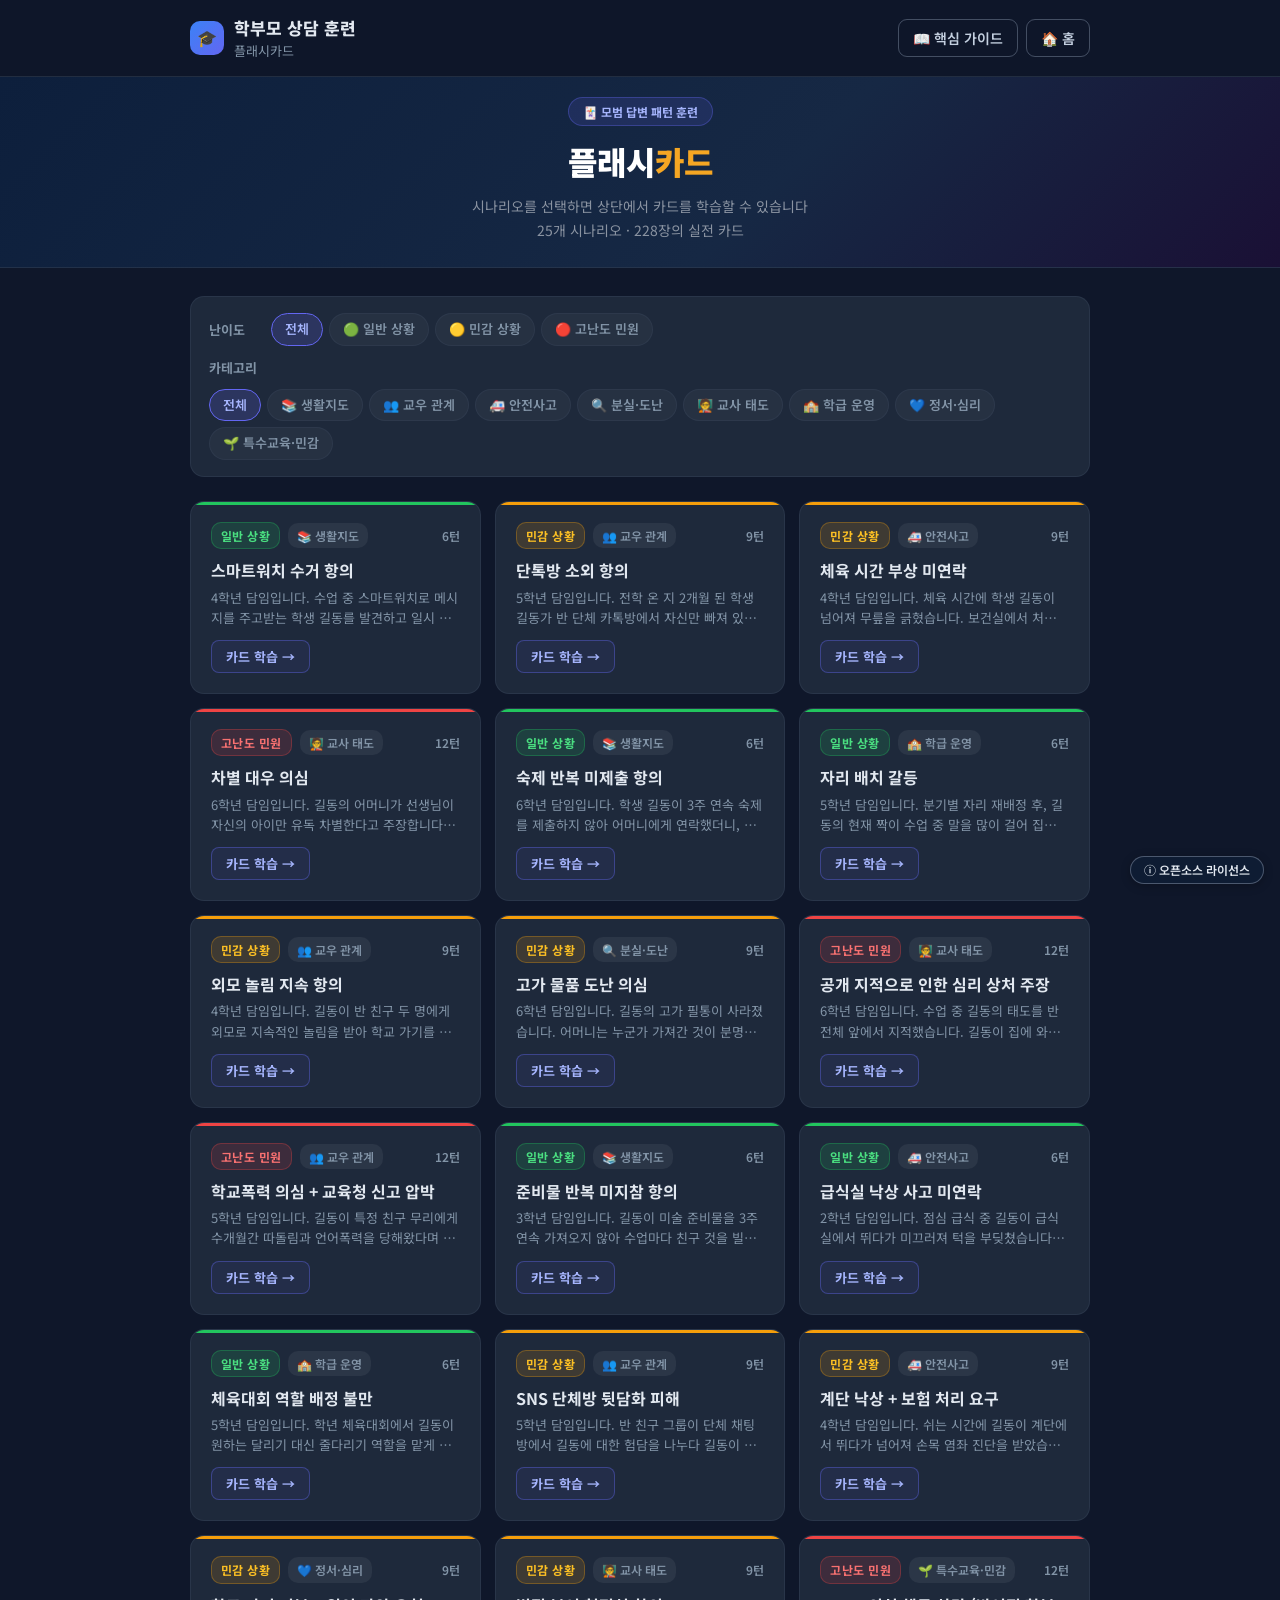
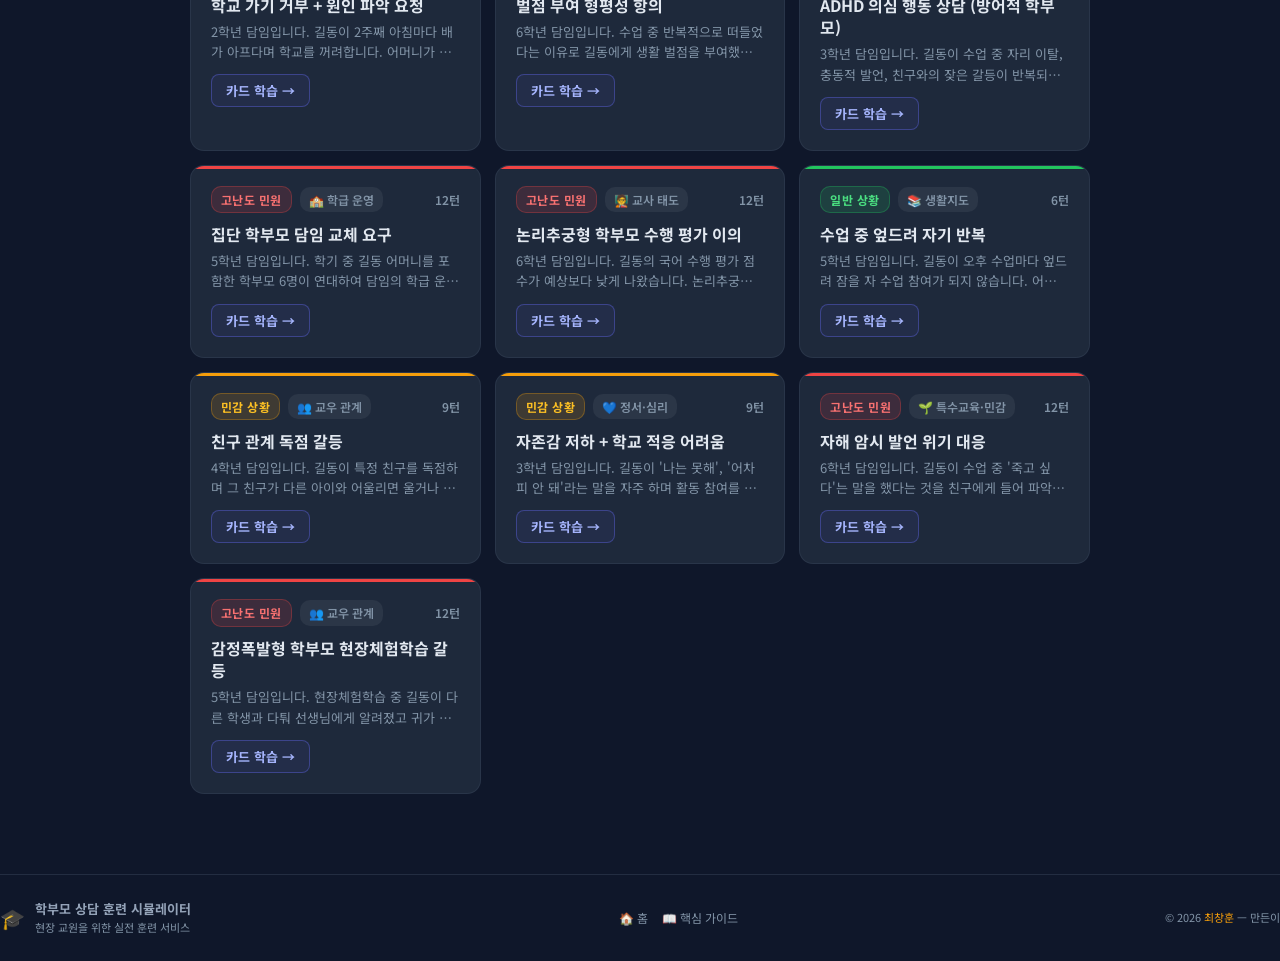
<file: flash.html>
<!DOCTYPE html>
<html lang="ko">
<head>
<meta charset="UTF-8">
<meta name="viewport" content="width=device-width, initial-scale=1.0">
<title>플래시카드 – 학부모 상담 훈련</title>
<link rel="preconnect" href="https://fonts.googleapis.com">
<link href="https://fonts.googleapis.com/css2?family=Noto+Serif+KR:wght@400;700;900&family=Noto+Sans+KR:wght@300;400;500;700&display=swap" rel="stylesheet">
<style>
/* ── 리셋 & 기본 ── */
*, *::before, *::after { box-sizing: border-box; margin: 0; padding: 0; }
:root {
  --bg:      #0f172a;
  --bg2:     #1e293b;
  --bg3:     #0d1526;
  --border:  rgba(51,65,85,.55);
  --border2: rgba(51,65,85,.3);
  --txt:     #e2e8f0;
  --txt2:    #94a3b8;
  --txt3:    #8294a7;
  --blue:    #3b82f6;
  --indigo:  #6366f1;
  --purple:  #8b5cf6;
  --green:   #22c55e;
  --yellow:  #f59e0b;
  --red:     #ef4444;
  --orange:  #f97316;
  --pink:    #ec4899;
  --cyan:    #06b6d4;
  --radius:    14px;
  --radius-sm: 9px;
  --shadow:    0 4px 24px rgba(0,0,0,.4);
}
html { scroll-behavior: smooth; }
body {
  background: var(--bg);
  color: var(--txt);
  font-family: 'Noto Sans KR', 'Apple SD Gothic Neo', 'Malgun Gothic', sans-serif;
  line-height: 1.6;
  min-height: 100vh;
}
a { color: inherit; text-decoration: none; }
button { font-family: inherit; cursor: pointer; }

/* ── 사이트 헤더 ── */
.site-header {
  background: rgba(15,23,42,.97);
  border-bottom: 1px solid var(--border);
  padding: 14px 20px;
  position: sticky; top: 0; z-index: 100;
  backdrop-filter: blur(8px);
}
.site-header__inner {
  max-width: 900px; margin: 0 auto;
  display: flex; align-items: center; justify-content: space-between; gap: 12px;
}
.site-header__logo { display: flex; align-items: center; gap: 10px; }
.site-header__logo-icon {
  width: 34px; height: 34px;
  background: linear-gradient(135deg, var(--blue), var(--indigo));
  border-radius: 10px;
  display: flex; align-items: center; justify-content: center;
  font-size: 16px; flex-shrink: 0;
}
.site-header__title { font-size: 17px; font-weight: 800; color: var(--txt); }
.site-header__sub   { font-size: 13px; color: var(--txt3); }

/* ── 버튼 ── */
.btn {
  display: inline-flex; align-items: center; gap: 6px;
  padding: 10px 20px; border: none; border-radius: var(--radius-sm);
  font-size: 16px; font-weight: 600; transition: all .2s; cursor: pointer;
}
.btn:hover { transform: translateY(-1px); }
.btn--ghost {
  background: transparent;
  border: 1px solid rgba(148,163,184,.4);
  color: #c4d0e0;
}
.btn--ghost:hover { border-color: var(--indigo); color: #f1f5f9; background: rgba(99,102,241,.08); }
.btn--sm { padding: 7px 14px; font-size: 14px; }

/* ── 애니메이션 ── */
@keyframes fadeIn { from { opacity:0; transform:translateY(8px) } to { opacity:1; transform:none } }
.anim-fade-in { animation: fadeIn .4s ease both; }

/* ── 히어로 ── */
.flash-hero {
  background: linear-gradient(135deg,#0d1f3c 0%,#162844 60%,#1a1035 100%);
  padding: 20px 20px 24px; text-align: center;
  border-bottom: 1px solid var(--border);
}
.flash-hero__badge {
  display: inline-flex; align-items: center; gap: 6px;
  background: rgba(99,102,241,.15); border: 1px solid rgba(99,102,241,.35);
  color: #a5b4fc; font-size: 12px; font-weight: 700;
  padding: 4px 14px; border-radius: 20px; margin-bottom: 10px;
}
.flash-hero__title { font-size: clamp(22px,4vw,32px); font-weight: 900; color:#fff; margin-bottom:8px; }
.flash-hero__title span { color: #f5a623; }
.flash-hero__sub { color: rgba(255,255,255,.5); font-size:14px; line-height:1.7; }

/* ── 카드 뷰어 ── */
.card-viewer {
  background: var(--bg2);
  border-bottom: 2px solid var(--indigo);
  padding: 20px;
  display: none;
}
.card-viewer.active { display: block; }
.card-viewer__inner { max-width: 900px; margin: 0 auto; }
.card-scene-wrap { max-width: 640px; margin: 0 auto; }

/* 뷰어 헤더 */
.cv-header { margin-bottom: 12px; }
.cv-header__row1 {
  display: flex; align-items: center; gap: 8px;
  flex-wrap: wrap; margin-bottom: 6px;
}
.cv-header__badges { display: flex; gap: 6px; align-items: center; flex-wrap: wrap; flex: 1; }
.cv-header__title { font-size: 17px; font-weight: 800; color: var(--txt); line-height: 1.3; }
.cv-close {
  background: transparent; border: 1px solid var(--border);
  color: var(--txt3); border-radius: 8px;
  padding: 5px 12px; font-size: 13px; cursor: pointer;
  flex-shrink: 0; transition: all .15s;
}
.cv-close:hover { border-color: var(--red); color: #f87171; }

/* 진행 바 */
.cv-progress { margin-bottom: 14px; }
.cv-progress__meta {
  display: flex; justify-content: space-between;
  font-size: 12px; color: var(--txt3); margin-bottom: 6px;
}
.cv-progress__bar { height: 5px; background: rgba(255,255,255,.08); border-radius: 3px; overflow:hidden; }
.cv-progress__fill { height:100%; background:var(--indigo); border-radius:3px; transition: width .4s ease; }

/* 카드 씬 */
.card-scene { perspective: 1200px; cursor: pointer; margin-bottom: 12px; }
.card-inner {
  position: relative; width:100%;
  transform-style: preserve-3d;
  transition: transform .5s cubic-bezier(.4,0,.2,1);
}
.card-inner.flipped { transform: rotateY(180deg); }
.card-face {
  border-radius: var(--radius);
  backface-visibility: hidden; -webkit-backface-visibility: hidden;
  display: flex; flex-direction: column; padding: 20px 24px;
  min-height: 180px; width: 100%;
}
.card-front {
  background: linear-gradient(135deg,#162844 0%,#1e3558 100%);
  border: 1px solid rgba(255,255,255,.08);
  justify-content: space-between;
  position: relative;
}
.card-back {
  background: var(--bg);
  border: 1px solid rgba(99,102,241,.3);
  transform: rotateY(180deg);
  position: absolute; inset: 0;
}

/* 앞면 */
.cf-top { display:flex; gap:6px; align-items:center; flex-wrap:wrap; margin-bottom:12px; }
.cf-turn {
  font-size:11px; color:rgba(255,255,255,.35);
  background:rgba(255,255,255,.07); padding:2px 9px; border-radius:20px; margin-left:auto;
}
.cf-msg { font-size:15px; color:#e2e8f0; line-height:1.75; }
.cf-foot { display:flex; justify-content:space-between; align-items:center; margin-top:10px; }
.cf-name { font-size:11px; color:rgba(255,255,255,.28); }
.cf-hint { font-size:11px; color:rgba(255,255,255,.2); }

/* 뒷면 */
.cb-label { font-size:11px; font-weight:700; color:var(--green); letter-spacing:.08em; margin-bottom:10px; }
.cb-answer { font-size:15px; color:var(--txt); line-height:1.75; margin-bottom:10px; }
.cb-tip {
  font-size:12px; color:#2ec4b6;
  background:rgba(46,196,182,.08); border-radius:8px;
  padding:8px 12px; line-height:1.6;
}
.cb-hint { font-size:11px; color:var(--txt3); text-align:right; margin-top:8px; }

/* 컨트롤 버튼 */
.cv-controls { display: flex; gap: 10px; padding-top: 2px; }
.cv-btn {
  flex:1; padding:10px; border-radius:9px;
  font-size:14px; font-weight:700;
  cursor:pointer; border:none; transition:all .15s; text-align:center;
}
.cv-btn-prev { background:rgba(255,255,255,.06); color:var(--txt2); border:1px solid var(--border); }
.cv-btn-prev:hover { border-color:var(--indigo); color:var(--txt); }
.cv-btn-flip { background:var(--indigo); color:#fff; font-weight:800; flex:1.4; box-shadow:0 3px 10px rgba(99,102,241,.35); }
.cv-btn-flip:hover { background:var(--purple); }
.cv-btn-next { background:rgba(99,102,241,.15); color:#a5b4fc; border:1px solid rgba(99,102,241,.3); }
.cv-btn-next:hover { background:var(--indigo); color:#fff; }
.cv-btn:disabled { opacity:.3; cursor:not-allowed; }

/* ── 시나리오 목록 섹션 ── */
.list-section { padding: 28px 20px 60px; }
.list-section__inner { max-width: 900px; margin: 0 auto; }

/* 필터 */
.filter-section {
  background: var(--bg2); border: 1px solid var(--border);
  border-radius: var(--radius); padding: 16px 18px; margin-bottom: 24px;
}
.filter-row { display:flex; align-items:center; gap:10px; flex-wrap:wrap; margin-bottom:10px; }
.filter-row:last-child { margin-bottom:0; }
.filter-label { font-size:13px; font-weight:700; color:var(--txt3); min-width:52px; padding-top:2px; }
.chips { display:flex; flex-wrap:wrap; gap:6px; }
.chip {
  padding: 5px 13px; border-radius: 20px;
  font-size: 13px; font-weight: 600; cursor: pointer;
  border: 1.5px solid var(--border);
  background: rgba(255,255,255,.04);
  color: var(--txt3);
  transition: all .15s; user-select: none;
}
.chip:hover { border-color: rgba(148,163,184,.6); color: var(--txt2); }
.chip.active { background: rgba(99,102,241,.2); border-color: var(--indigo); color: #a5b4fc; }
.chip.active.green  { background: rgba(34,197,94,.15);  border-color: var(--green);  color: #4ade80; }
.chip.active.yellow { background: rgba(245,158,11,.15); border-color: var(--yellow); color: #fbbf24; }
.chip.active.red    { background: rgba(239,68,68,.15);  border-color: var(--red);    color: #f87171; }

/* ── 시나리오 그리드 ── */
.scenario-grid {
  display: grid;
  grid-template-columns: repeat(auto-fill, minmax(260px,1fr));
  gap: 14px;
}
.scenario-card {
  background: var(--bg2); border-radius: var(--radius);
  padding: 20px; cursor: pointer;
  border: 1.5px solid var(--border);
  transition: all .18s; position: relative; overflow: hidden;
}
.scenario-card::before {
  content:''; position:absolute; top:0; left:0; right:0; height:3px;
}
.scenario-card.green::before  { background: var(--green); }
.scenario-card.yellow::before { background: var(--yellow); }
.scenario-card.red::before    { background: var(--red); }
.scenario-card:hover {
  transform: translateY(-3px);
  box-shadow: 0 8px 28px rgba(99,102,241,.15);
  border-color: var(--indigo);
}
.scenario-card.playing {
  border-color: var(--indigo) !important;
  box-shadow: 0 0 0 2px rgba(99,102,241,.25);
}
.scenario-card-top { display:flex; align-items:center; gap:8px; margin-bottom:10px; }
.scenario-diff-badge {
  font-size:12px; font-weight:700; padding:3px 9px;
  border-radius:10px; letter-spacing:.04em;
}
.scenario-diff-badge.green  { background:rgba(34,197,94,.15);  border:1px solid rgba(34,197,94,.3);  color:#4ade80; }
.scenario-diff-badge.yellow { background:rgba(245,158,11,.15); border:1px solid rgba(245,158,11,.3); color:#fbbf24; }
.scenario-diff-badge.red    { background:rgba(239,68,68,.15);  border:1px solid rgba(239,68,68,.3);  color:#f87171; }
.scenario-cat-badge {
  font-size:12px; background:rgba(255,255,255,.06);
  color:var(--txt3); padding:3px 9px; border-radius:10px; font-weight:600;
}
.scenario-turns { margin-left:auto; font-size:12px; color:var(--txt3); font-weight:600; }
.scenario-title { font-size:16px; font-weight:700; color:var(--txt); margin-bottom:6px; line-height:1.4; }
.scenario-desc {
  font-size:13px; color:var(--txt3); line-height:1.55; margin-bottom:12px;
  display:-webkit-box; -webkit-line-clamp:2; -webkit-box-orient:vertical; overflow:hidden;
}
.scenario-start-btn {
  display:inline-flex; align-items:center; gap:5px;
  font-size:13px; font-weight:700; color:#a5b4fc;
  border:1.5px solid rgba(99,102,241,.4);
  background:rgba(99,102,241,.08);
  padding:6px 14px; border-radius:8px; cursor:pointer; transition:all .15s;
}
.scenario-card:hover .scenario-start-btn { background:var(--indigo); color:#fff; border-color:var(--indigo); }
.scenario-card.playing .scenario-start-btn {
  background:rgba(99,102,241,.2); color:#a5b4fc; border-color:var(--indigo);
}

/* 빈 상태 */
.state-box { grid-column:1/-1; padding:60px 20px; text-align:center; }
.state-icon { font-size:44px; margin-bottom:12px; }
.state-title { font-size:17px; font-weight:700; color:var(--txt); margin-bottom:6px; }
.state-sub { font-size:13px; color:var(--txt3); }

/* 푸터 */
footer { border-top: 1px solid var(--border); margin-top: 20px; }

@media (max-width:640px) {
  .scenario-grid { grid-template-columns: 1fr; }
  .card-face { padding: 16px 18px; }
  .cf-msg, .cb-answer { font-size:14px; }
  .cv-btn { font-size:13px; padding:9px 6px; }
  .site-header__inner { flex-wrap: wrap; }
}
</style>
</head>
<body>

<!-- 헤더 -->
<header class="site-header">
  <div class="site-header__inner">
    <div class="site-header__logo">
      <a href="index.html" style="display:flex;align-items:center;gap:10px;text-decoration:none;">
        <div class="site-header__logo-icon">🎓</div>
        <div>
          <div class="site-header__title">학부모 상담 훈련</div>
          <div class="site-header__sub">플래시카드</div>
        </div>
      </a>
    </div>
    <div style="display:flex;gap:8px;">
      <a href="guide.html" class="btn btn--ghost btn--sm">📖 핵심 가이드</a>
      <a href="index.html" class="btn btn--ghost btn--sm">🏠 홈</a>
    </div>
  </div>
</header>

<!-- 히어로 -->
<div class="flash-hero">
  <div class="flash-hero__badge">🃏 모범 답변 패턴 훈련</div>
  <h1 class="flash-hero__title">플래시<span>카드</span></h1>
  <p class="flash-hero__sub">시나리오를 선택하면 상단에서 카드를 학습할 수 있습니다<br>25개 시나리오 · 228장의 실전 카드</p>
</div>

<!-- ① 카드 뷰어 (상단 고정, 선택 시 표시) -->
<div class="card-viewer" id="card-viewer">
  <div class="card-viewer__inner">

    <!-- 뷰어 헤더 -->
    <div class="cv-header">
      <div class="cv-header__row1">
        <div class="cv-header__badges" id="cv-badges"></div>
        <button class="cv-close" onclick="closeViewer()">✕ 닫기</button>
      </div>
      <div class="cv-header__title" id="cv-title"></div>
    </div>

    <!-- 진행 바 -->
    <div class="cv-progress">
      <div class="cv-progress__meta">
        <span id="cv-prog-label">1 / 6턴</span>
        <span id="cv-prog-pct">17%</span>
      </div>
      <div class="cv-progress__bar">
        <div class="cv-progress__fill" id="cv-prog-fill" style="width:17%"></div>
      </div>
    </div>

    <!-- 카드 씬 -->
    <div class="card-scene-wrap">
    <div class="card-scene" onclick="flipCard()">
      <div class="card-inner" id="card-inner">

        <!-- 앞면 -->
        <div class="card-face card-front">
          <div>
            <div class="cf-top" id="cf-top"></div>
            <div class="cf-msg" id="cf-msg"></div>
          </div>
          <div class="cf-foot">
            <span class="cf-name" id="cf-name"></span>
            <span class="cf-hint">클릭하여 뒤집기 →</span>
          </div>
        </div>

        <!-- 뒷면 -->
        <div class="card-face card-back">
          <div>
            <div class="cb-label">✅ 모범 답변</div>
            <div class="cb-answer" id="cb-answer"></div>
            <div class="cb-tip" id="cb-tip" style="display:none"></div>
          </div>
          <div class="cb-hint">클릭하여 문제로 →</div>
        </div>

      </div>
    </div>

    </div><!-- /card-scene-wrap -->
    <!-- 컨트롤 -->
    <div class="cv-controls card-scene-wrap" onclick="event.stopPropagation()">
      <button class="cv-btn cv-btn-prev" id="btn-prev" onclick="goPrev()">← 이전</button>
      <button class="cv-btn cv-btn-flip" id="btn-flip" onclick="flipCard()">뒤집기 →</button>
      <button class="cv-btn cv-btn-next" id="btn-next" onclick="goNext()">다음 →</button>
    </div>

  </div>
</div>

<!-- ② 시나리오 목록 (카드 뷰어 아래) -->
<div class="list-section">
  <div class="list-section__inner">

    <!-- 필터 -->
    <div class="filter-section">
      <div class="filter-row">
        <span class="filter-label">난이도</span>
        <div class="chips" id="filter-diff">
          <span class="chip active" data-val="all">전체</span>
          <span class="chip" data-val="일반"   data-color="green">🟢 일반 상황</span>
          <span class="chip" data-val="민감"   data-color="yellow">🟡 민감 상황</span>
          <span class="chip" data-val="고난도" data-color="red">🔴 고난도 민원</span>
        </div>
      </div>
      <div class="filter-row">
        <span class="filter-label">카테고리</span>
        <div class="chips" id="filter-cat">
          <span class="chip active" data-val="all">전체</span>
          <span class="chip" data-val="생활지도">📚 생활지도</span>
          <span class="chip" data-val="교우 관계">👥 교우 관계</span>
          <span class="chip" data-val="안전사고">🚑 안전사고</span>
          <span class="chip" data-val="분실·도난">🔍 분실·도난</span>
          <span class="chip" data-val="교사 태도">🧑‍🏫 교사 태도</span>
          <span class="chip" data-val="학급 운영">🏫 학급 운영</span>
          <span class="chip" data-val="정서·심리">💙 정서·심리</span>
          <span class="chip" data-val="특수교육·민감">🌱 특수교육·민감</span>
        </div>
      </div>
    </div>

    <!-- 시나리오 그리드 -->
    <div class="scenario-grid" id="scenario-grid"></div>

  </div>
</div>

<!-- 푸터 -->
<footer>
  <div class="container" style="display:flex;align-items:center;justify-content:space-between;flex-wrap:wrap;gap:14px;padding-top:24px;padding-bottom:24px;">
    <div style="display:flex;align-items:center;gap:10px;">
      <span style="font-size:20px;">🎓</span>
      <div>
        <div style="font-size:13px;font-weight:700;color:var(--txt2);">학부모 상담 훈련 시뮬레이터</div>
        <div style="font-size:11px;color:var(--txt3);">현장 교원을 위한 실전 훈련 서비스</div>
      </div>
    </div>
    <div style="display:flex;gap:14px;">
      <a href="index.html" style="font-size:12px;color:var(--txt3);text-decoration:none;">🏠 홈</a>
      <a href="guide.html" style="font-size:12px;color:var(--txt3);text-decoration:none;">📖 핵심 가이드</a>
    </div>
    <div style="font-size:11px;color:var(--txt3);">© 2026 <span style="color:var(--yellow);">최창훈</span> — 만든이</div>
  </div>
</footer>

<script>
const SCENARIOS = [{"id": "s1", "scenarioType": "일반", "typeLabel": "일반 상황", "typeColor": "#22c55e", "category": "생활지도", "categoryIcon": "📚", "categoryColor": "#3b82f6", "title": "스마트워치 수거 항의", "difficulty": 1, "situation": "4학년 담임입니다. 수업 중 스마트워치로 메시지를 주고받는 학생 길동를 발견하고 일시 보관했습니다. 길동의 아버지가 즉각 반환을 요구하며 전화를 했습니다.", "parentName": "길동 아버지", "initialEmotion": 72, "turns": [{"parentMessage": "선생님, 길동 아버지입니다. 스마트워치가 시계인데 왜 빼앗은 거예요? 그건 아이 안전을 위해 채워준 건데, 학교 마음대로 가져가면 어떻게 합니까.", "modelAnswer": "아버님, 많이 당황하셨겠네요. 안전 때문에 채워주신 마음 충분히 이해합니다. 수업 중에 메시지를 주고받아서 잠시 보관했는데, 오늘 방과 후 바로 반환해 드리겠습니다.", "tip": "💡 공감 먼저 → 사실 설명 → 즉각적 해결책 순서를 지키세요."}, {"parentMessage": "그래도 연락은 해주셨어야 하는 거 아닌가요? 집에 와서야 알았잖아요.", "modelAnswer": "맞습니다, 아버님. 보관 즉시 연락드렸어야 했는데 그러지 못해서 정말 죄송합니다. 앞으로는 이런 상황이 생기면 바로 연락드리겠습니다.", "tip": "💡 학부모의 지적이 맞다면 명확하게 인정하고 사과하세요. 변명보다 사과가 신뢰를 회복합니다."}, {"parentMessage": "앞으로 이런 일이 또 생기면 어떻게 하실 건가요? 아이 물건을 이렇게 가져가는 건 좀 불안하네요.", "modelAnswer": "네, 앞으로는 전자기기 관련 상황이 생기면 즉시 아버님께 연락드리겠습니다. 또 길동와도 수업 중 사용 방식에 대해 차분하게 이야기를 나눠보겠습니다. 가정에서도 함께 이야기해 주시면 더 효과적일 것 같습니다.", "tip": "💡 재발 방지 계획과 가정-학교 협력 방안을 함께 제시하세요."}, {"parentMessage": "알겠습니다. 아이한테도 잘 말씀해 주세요.", "modelAnswer": "네, 아버님. 오늘 연락해 주셔서 감사합니다. 길동와 편안하게 이야기 나누고 방과 후에 스마트워치 돌려드리겠습니다. 궁금한 점 생기시면 언제든지 연락 주세요.", "tip": "💡 마무리에는 감사 인사와 후속 조치를 명확히 전달하세요."}, {"parentMessage": "그런데 선생님, 학교 규정에 스마트워치에 대한 내용이 따로 있나요? 제가 가정통신문에서 본 기억이 없어서요.", "modelAnswer": "좋은 지적입니다, 아버님. 현행 생활규정에는 스마트폰 수거 내용은 있지만 스마트워치가 명확히 명시되어 있지는 않습니다. 이 부분은 학교 차원에서 규정을 보완해야 할 부분이고, 가정에도 사전에 충분히 안내드렸어야 했습니다. 말씀해 주셔서 감사합니다.", "tip": "💡 규정의 미비함을 솔직히 인정하세요. 방어보다 개선 의지를 보이는 것이 신뢰를 높입니다."}, {"parentMessage": "알겠어요. 어쨌든 수업에 방해가 되면 안 된다는 건 저도 알아요. 아이한테 집에서 한번 이야기해볼게요.", "modelAnswer": "감사합니다, 아버님. 길동와 방과 후에 조용히 이야기를 나눌게요. 가정에서도 한 말씀 해주시면 아이도 이유를 더 잘 이해할 것 같습니다. 오늘 연락 주셔서 감사했습니다.", "tip": "💡 마무리는 가정·학교 역할 분담을 확인하고, 진심 어린 감사로 끝맺으세요."}], "teachingPoint": "공감 → 사실 설명 → 사과 → 구체적 약속의 순서가 학부모의 불안을 빠르게 해소합니다.", "strengths": ["즉각적 반환 약속으로 실질적 해결", "가정-학교 협력 제안"], "improvements": ["보관 시 즉시 연락하는 습관 형성 필요", "스마트워치 관련 규정 명확화 후 가정통신문 발송"]}, {"id": "s2", "scenarioType": "민감", "typeLabel": "민감 상황", "typeColor": "#f59e0b", "category": "교우 관계", "categoryIcon": "👥", "categoryColor": "#8b5cf6", "title": "단톡방 소외 항의", "difficulty": 2, "situation": "5학년 담임입니다. 전학 온 지 2개월 된 학생 길동가 반 단체 카톡방에서 자신만 빠져 있다고 속상해합니다. 길동의 어머니가 따돌림이라며 해결을 요구합니다.", "parentName": "길동 어머니", "initialEmotion": 78, "turns": [{"parentMessage": "선생님, 길동 엄마예요. 애가 어젯밤에 울면서 자기만 반 카톡방에 없다고 하더라고요. 이건 명백한 따돌림 아닌가요? 선생님이 해결해 주셔야 하는 거 아닌가요?", "modelAnswer": "어머니, 길동가 많이 속상했겠네요. 그 마음 충분히 이해합니다. 아이들 사이 카톡방은 제가 직접 강제하기 어려운 개인 영역이지만, 내일 길동와 조용히 이야기 나누고 반 아이들 관계를 살펴보겠습니다.", "tip": "💡 공감하되, 교사가 할 수 있는 것과 없는 것을 솔직하게 구분해 설명하세요."}, {"parentMessage": "직접 개입이 어렵다고 하시면 저는 어떻게 해야 해요? 애가 소외당하고 있는 게 뻔히 보이는데.", "modelAnswer": "어머니의 걱정이 충분히 이해됩니다. 카톡방 자체를 강제할 수는 없지만, 학교에서 길동가 친구들과 자연스럽게 어울릴 기회를 만들겠습니다. 내일 쉬는 시간에 길동와 직접 이야기해서 어떤 부분이 힘든지 먼저 확인해볼게요.", "tip": "💡 '못 한다'는 말 뒤에는 반드시 '할 수 있는 것'을 구체적으로 제시하세요."}, {"parentMessage": "그게 효과가 있을까요? 애들이 이미 마음이 멀어진 것 같아서요.", "modelAnswer": "전학 온 지 2개월이라 적응하는 시간이 더 필요할 수 있어요. 이번 주 학급 시간에 친구 관계 활동을 진행해서 길동가 자연스럽게 어울릴 기회를 만들겠습니다. 진행 상황을 금요일까지 문자로 알려드리겠습니다.", "tip": "💡 구체적인 날짜와 방법, 후속 연락 시점을 약속하면 학부모의 불안이 줄어듭니다."}, {"parentMessage": "그렇게 해주시면 감사하죠. 아이가 학교 가기 싫다고 할 정도로 힘들어하고 있어서요.", "modelAnswer": "아이가 그 정도로 힘들어하고 있었군요. 더 빨리 알아차렸어야 했는데 죄송합니다. 길동가 학교에서 안전하고 편안하게 지낼 수 있도록 제가 더 세심하게 살피겠습니다.", "tip": "💡 아이의 심각성을 인정하고, 더 빨리 대응하지 못한 것을 진심으로 사과하세요."}, {"parentMessage": "선생님이 신경 써주신다니 감사해요. 아이가 빨리 친구들이랑 잘 지냈으면 좋겠어요.", "modelAnswer": "네, 어머니. 길동가 반에서 편안하게 지낼 수 있도록 최선을 다하겠습니다. 이번 주 금요일에 상황을 문자로 알려드릴게요. 먼저 연락해 주셔서 감사합니다.", "tip": "💡 마무리에 약속한 연락 시점을 다시 한번 명확히 확인하세요."}, {"parentMessage": "그런데 선생님, 제가 다른 학부모님들께도 이 이야기를 했더니 한 어머니가 길동가 좀 어울리기 어려운 아이 같다고 하더라고요. 그 말이 너무 마음에 걸려요.", "modelAnswer": "그 말을 들으셨을 때 많이 속상하셨겠어요. 다른 학부모님의 의견이 아이에 대한 정확한 평가는 아닙니다. 제가 학교에서 길동를 지켜본 바로는 낯선 환경에 적응하는 시간이 조금 더 필요한 아이이지, 어울리기 어려운 아이가 아닙니다.", "tip": "💡 외부의 부정적 평가에 흔들리지 않고 교사로서 아이를 객관적으로 옹호하세요."}, {"parentMessage": "그럼 선생님이 보시기에 길동가 학교생활에서 어떤 부분이 특히 어려워 보이나요? 솔직하게 말씀해 주셔도 괜찮아요.", "modelAnswer": "솔직하게 말씀드리면, 길동가 먼저 말을 거는 것을 좀 어려워하는 것 같습니다. 쉬는 시간에 혼자 있는 경우가 있어서 저도 의식적으로 짝 활동이나 소그룹 활동에 자연스럽게 참여할 수 있는 기회를 만들어왔습니다. 앞으로도 계속 살피겠습니다.", "tip": "💡 아이의 어려움을 구체적으로 전달하되, 교사가 이미 노력 중인 점도 함께 알려주세요."}, {"parentMessage": "솔직하게 말씀해 주셔서 감사해요. 집에서도 친구 사귀는 방법을 좀 연습시켜야겠네요.", "modelAnswer": "어머니의 관심이 길동에게 큰 힘이 됩니다. 집에서는 오늘 학교에서 있었던 재미있는 일 하나씩 이야기해보는 것부터 시작하시면 좋을 것 같아요. 아이가 학교 이야기를 편하게 꺼낼 수 있는 분위기가 만들어지면 제가 파악하고 도울 수 있는 폭도 넓어집니다.", "tip": "💡 가정에서 실천 가능한 구체적인 팁을 제안하면 학부모와의 협력 관계가 깊어집니다."}, {"parentMessage": "선생님, 혹시 제가 학교에 직접 와서 상담받을 수 있을까요? 전화보다는 직접 이야기하고 싶어서요.", "modelAnswer": "물론입니다, 어머니. 언제든지 상담 신청 주시면 시간을 잡겠습니다. 저도 2주에 한 번씩 길동의 적응 상황을 짧게라도 문자로 알려드리겠습니다. 오늘 솔직하게 말씀해 주셔서 감사합니다. 길동가 곧 편안하게 학교생활을 할 수 있을 거라고 믿습니다.", "tip": "💡 대면 상담에 적극 응하고, 정기적인 소통 계획을 제안하며 아이의 성장에 대한 신뢰로 마무리하세요."}], "teachingPoint": "할 수 없는 것은 솔직히 설명하고, 할 수 있는 것을 구체적으로 약속해야 신뢰가 생깁니다.", "strengths": ["솔직한 한계 설명", "구체적 날짜·방법 제시", "후속 연락 약속"], "improvements": ["소외 징후를 더 빠르게 포착하는 관찰력", "학부모 동의를 구하는 협력적 태도"]}, {"id": "s3", "scenarioType": "민감", "typeLabel": "민감 상황", "typeColor": "#f59e0b", "category": "안전사고", "categoryIcon": "🚑", "categoryColor": "#f97316", "title": "체육 시간 부상 미연락", "difficulty": 2, "situation": "4학년 담임입니다. 체육 시간에 학생 길동이 넘어져 무릎을 긁혔습니다. 보건실에서 처치를 받고 정상 수업에 참여했는데, 귀가 후 어머니가 왜 연락을 안 했냐고 항의합니다.", "parentName": "길동 어머니", "initialEmotion": 76, "turns": [{"parentMessage": "선생님, 길동 엄마예요. 지금 애 무릎을 보니까 다쳤잖아요. 왜 연락을 안 해주셨어요? 아무리 작은 거라도 다치면 바로 알려주셔야 하는 거 아닌가요?", "modelAnswer": "어머니, 많이 놀라셨겠어요. 길동이 체육 시간에 넘어져서 무릎을 긁혔는데 보건실에서 처치받고 정상적으로 수업에 참여했어요. 집에 가면서 말씀드렸어야 했는데 제가 미처 챙기지 못했습니다. 죄송해요.", "tip": "💡 감정 공감 → 사실 설명 → 진심 어린 사과 순서로 시작하세요."}, {"parentMessage": "그래도 어떻게 연락을 안 해줍니까. 제가 아예 몰랐잖아요.", "modelAnswer": "맞습니다, 어머니. 보건실 처치 후 바로 연락드렸어야 했는데 그러지 못해서 다시 한번 죄송합니다. 앞으로는 어떤 작은 부상이라도 즉시 연락드리겠습니다.", "tip": "💡 학부모의 지적을 충분히 인정하고, 앞으로의 약속을 명확히 하세요."}, {"parentMessage": "길동 상태는 지금 어떤가요? 병원에 가봐야 하는 건 아닌지.", "modelAnswer": "보건실에서 확인했을 때는 찰과상으로 처치 후 정상적으로 활동했습니다. 그래도 어머니께서 걱정되신다면 오늘 저녁에 병원에서 확인해 보시는 게 좋겠습니다. 만약 치료가 필요하시면 학교 안전공제회를 통해 의료비 지원을 받으실 수 있으니 필요하시면 제가 안내해 드리겠습니다.", "tip": "💡 학부모가 궁금한 정보를 충분히 제공하고, 실질적 지원 방법까지 안내하세요."}, {"parentMessage": "앞으로는 이런 일이 생기면 꼭 바로 연락 주세요. 제가 모르고 있으면 너무 불안하거든요.", "modelAnswer": "네, 꼭 그렇게 하겠습니다. 앞으로 부상이 생기면 아무리 작은 것도 바로 문자로 알려드리겠습니다. 어머니께서 항상 길동 상태를 파악하실 수 있도록 제가 더 세심하게 소통하겠습니다.", "tip": "💡 구체적인 방법(문자)과 기준(작은 부상도)을 명시해 신뢰를 주세요."}, {"parentMessage": "감사합니다. 길동이 지금은 크게 아파하지 않으니 다행이에요.", "modelAnswer": "다행입니다. 길동이 내일 학교에서 불편함 없이 잘 지내는지 제가 살펴보겠습니다. 혹시 집에서 불편해하면 바로 알려주세요. 먼저 연락해 주셔서 감사합니다.", "tip": "💡 마무리에는 내일 학교에서의 모니터링을 약속해 지속적 관심을 보여주세요."}, {"parentMessage": "그런데 선생님, 다른 학부모님들도 이런 상황에서 연락을 못 받으신 경우가 있나요? 학교 차원에서 매뉴얼 같은 게 있는 건가요?", "modelAnswer": "좋은 질문입니다, 어머니. 학교 안전사고 대응 매뉴얼상 보건실 처치가 필요한 경우 보호자에게 연락하도록 되어 있습니다. 이번에 제가 그 절차를 지키지 못한 것입니다. 앞으로는 매뉴얼대로 처치 즉시 연락드리겠습니다.", "tip": "💡 학교 절차를 정확히 안내하고, 이번에 그 절차를 따르지 못했음을 솔직히 인정하세요."}, {"parentMessage": "체육 시간에 아이들이 다치는 게 잦은 건 아닌가요? 안전 관리를 더 철저하게 할 방법은 없나요?", "modelAnswer": "어머니, 좋은 지적입니다. 체육 시간 전 준비운동을 철저히 하고, 위험한 동작은 제가 직접 시범을 보인 뒤 진행하고 있습니다. 이번 사고처럼 예상치 못한 상황도 있지만, 앞으로는 운동장 상태 점검과 안전 구역 표시를 더 꼼꼼히 확인하겠습니다.", "tip": "💡 현재 하고 있는 안전 조치를 설명하고, 추가 개선 방향을 함께 제시하세요."}, {"parentMessage": "혹시 길동이 특별히 조심해야 할 신체적인 부분이 있는데 선생님이 알고 계세요? 건강 조사서에 적었던 것 같은데요.", "modelAnswer": "네, 길동의 건강 조사서를 확인했고 알고 있습니다. 체육 활동 시 해당 부분을 더욱 주의 깊게 살피겠습니다. 혹시 최근에 변경된 내용이 있으시면 알려주시면 바로 반영하겠습니다.", "tip": "💡 아이의 건강 정보를 파악하고 있음을 확인시켜 주고, 최신 정보 업데이트를 요청하세요."}, {"parentMessage": "선생님이 꼼꼼하게 챙겨주시는 것 같아서 안심이 돼요. 앞으로 궁금한 게 있으면 편하게 연락해도 될까요?", "modelAnswer": "물론입니다, 어머니. 언제든지 문자나 전화로 연락 주세요. 길동의 건강과 안전에 관한 일이라면 아무리 작은 것이라도 함께 챙겨나가면 좋겠습니다. 오늘 이야기해 주셔서 감사합니다.", "tip": "💡 언제든 연락 가능하다는 개방성을 보여주고, 협력 관계를 공고히 하며 마무리하세요."}], "teachingPoint": "부상 발생 시 즉각 연락이 원칙입니다. 사과를 먼저 하고, 앞으로의 구체적 조치를 약속해야 신뢰가 회복됩니다.", "strengths": ["즉각적 사과와 실수 인정", "안전공제회 안내로 실질적 도움 제공"], "improvements": ["부상 발생 즉시 연락하는 습관", "보건 처치 내용을 귀가 전 확인 문자 발송"]}, {"id": "s4", "scenarioType": "고난도", "typeLabel": "고난도 민원", "typeColor": "#ef4444", "category": "교사 태도", "categoryIcon": "🧑‍🏫", "categoryColor": "#ef4444", "title": "차별 대우 의심", "difficulty": 3, "situation": "6학년 담임입니다. 길동의 어머니가 선생님이 자신의 아이만 유독 차별한다고 주장합니다. 교사는 특별히 차별한 적이 없다고 생각합니다.", "parentName": "길동 어머니", "initialEmotion": 83, "turns": [{"parentMessage": "선생님, 길동 엄마예요. 솔직히 말씀드릴게요. 우리 아이가 선생님한테 차별받는다고 느끼고 있어요. 다른 아이들이랑 대우가 다르다고요. 이게 사실인지 여쭤보고 싶어서요.", "modelAnswer": "어머니, 그렇게 느끼셨다면 많이 속상하셨을 것 같습니다. 길동도 그런 마음을 가지고 있었다면 저도 꼭 확인해 봐야 할 부분이라고 생각합니다. 제가 의도적으로 길동를 차별한 적은 없지만, 길동가 그렇게 느낀 구체적인 상황이 있었는지 먼저 자세히 들어봐도 될까요?", "tip": "💡 즉각 부정하지 말고, 공감 후 구체적 상황을 먼저 파악하려는 자세를 보여주세요."}, {"parentMessage": "아이가 집에 와서 자꾸 말해요. 발표할 때도 자기는 잘 안 시켜주고, 친구들이 떠들 때는 그냥 넘어가는데 자기만 혼난다고요. 그러니까 아이가 선생님이 자기를 싫어한다고 느끼는 것 같아요.", "modelAnswer": "길동가 그렇게 느꼈다면 그냥 넘길 일은 아닌 것 같습니다. 말씀해 주신 발표 기회나 생활지도 상황을 제가 다시 돌아보겠습니다. 제가 기억하기로는 발표는 여러 학생에게 기회를 주려고 했고, 생활지도도 특정 학생만을 대상으로 하지 않았습니다. 그래도 길동가 반복해서 그렇게 느꼈다면 제 지도 방식이 길동에게 어떻게 받아들여졌는지 확인해 볼 필요가 있습니다.", "tip": "💡 아이의 감정을 인정하면서도, 객관적 사실을 차분하게 설명하세요."}, {"parentMessage": "선생님은 그렇게 생각하실 수 있겠지만, 아이 입장에서는 다르게 느끼는 거잖아요. 아이가 학교 가기 싫다고까지 말하니까 저도 그냥 넘길 수가 없어요.", "modelAnswer": "어머니 말씀처럼 아이가 학교 가기 싫다고까지 말했다면 저도 매우 중요하게 봐야 할 상황입니다. 먼저 길동와 편안하게 이야기해 보면서 어떤 장면에서 서운함을 느꼈는지 확인하겠습니다. 그리고 수업 중 발표 기회나 생활지도 상황도 제가 다시 점검해 보겠습니다.", "tip": "💡 '학교 가기 싫다'는 말의 심각성을 받아들이고, 구체적인 확인 계획을 제시하세요."}, {"parentMessage": "저는 선생님을 탓하려고만 전화드린 건 아니에요. 그런데 아이가 계속 힘들다고 하니까, 선생님이 조금만 더 신경 써주셨으면 좋겠어요.", "modelAnswer": "네, 어머니 말씀 충분히 이해합니다. 앞으로 길동가 수업에서 소외감을 느끼지 않도록 발표 기회나 역할 부여를 더 세심하게 살피겠습니다. 생활지도 때도 길동가 억울하게 느끼지 않도록 이유를 분명히 설명하고, 필요하면 따로 불러 차분히 이야기하겠습니다. 이번 주 안에 길동와 한 번 이야기해 보고, 확인한 내용을 어머니께 다시 말씀드리겠습니다.", "tip": "💡 학부모가 원하는 것을 파악하고, 구체적이고 실행 가능한 개선 계획을 제시하세요."}, {"parentMessage": "그렇게 해주시면 좋겠어요. 아이가 선생님이 자기를 싫어한다고 생각하는 게 제일 걱정이에요.", "modelAnswer": "길동가 그렇게 느끼고 있었다면 저도 마음이 무겁습니다. 저는 길동를 싫어하거나 차별하려는 마음은 전혀 없습니다. 다만 제 말이나 지도 방식이 길동에게 다르게 받아들여졌을 수 있다는 점은 조심해서 살펴보겠습니다. 길동가 학교에서 안심하고 지낼 수 있도록 제가 더 세심하게 챙기겠습니다.", "tip": "💡 교사로서의 진심을 전달하되, 자기 성찰의 자세를 함께 보여주세요."}, {"parentMessage": "네, 선생님이 그렇게 말씀해 주시니 조금 안심이 됩니다. 아이하고도 잘 이야기해 주세요.", "modelAnswer": "네, 어머니. 길동와 이야기할 때 아이가 부담을 느끼지 않도록 조심스럽게 확인하겠습니다. 확인 후에 어머니께 다시 연락드리겠습니다. 말씀해 주셔서 감사합니다.", "tip": "💡 아이를 배려하는 구체적 방법과 후속 연락을 약속하며 마무리하세요."}, {"parentMessage": "솔직히 말씀드리면, 다른 학부모님들한테서도 선생님이 특정 아이들을 편애한다는 말을 들은 적이 있어요. 저한테만 이런 일이 생긴 게 아닐 수도 있다는 거죠.", "modelAnswer": "그런 이야기를 들으셨군요. 많이 마음이 불편하셨을 것 같습니다. 다른 학부모님들의 우려도 제가 가볍게 여기지 않겠습니다. 특정 학생을 편애하거나 차별하려는 의도는 없었지만, 제 행동이 그렇게 비칠 수 있다면 저도 더 많이 돌아봐야 할 것 같습니다. 길동뿐 아니라 모든 학생이 공평하게 대우받을 수 있도록 더 세심히 노력하겠습니다.", "tip": "💡 소문에 방어적으로 반응하지 않고, 다른 학부모들의 의견도 진지하게 수용하는 자세를 보여주세요."}, {"parentMessage": "제가 학교에 공식으로 민원을 넣어야 하나 고민이에요. 아이가 계속 힘들다고 하니까요.", "modelAnswer": "어머니께서 그런 고민을 하실 정도라면 길동가 얼마나 힘들어하고 있는지 더 진지하게 받아들여야겠습니다. 민원을 제기하실 권리는 언제나 있습니다. 다만 그 전에 저와 직접 이야기를 더 나누시거나, 필요하다면 학교 상담사 선생님과 함께하는 3자 면담을 마련해 드릴 수 있습니다. 어떤 방식이 도움이 될지 어머니가 선택해 주세요.", "tip": "💡 민원 제기를 막거나 방어하지 않고, 더 나은 해결 방법을 함께 찾으려는 자세를 보여주세요."}, {"parentMessage": "민원이 들어가면 선생님 입장에서도 불편하실 것 같아서 제가 망설이고 있어요. 하지만 아이 문제니까 어쩔 수 없는 것 같기도 하고요.", "modelAnswer": "어머니, 저를 배려해 주시는 마음 감사합니다. 하지만 길동가 학교에서 행복하게 지내는 것이 저의 불편함보다 훨씬 더 중요합니다. 어머니께서 어떤 방식으로 해결하려 하시든 저는 성실하게 협력하겠습니다.", "tip": "💡 학부모의 배려에 감사하되, 아이를 최우선에 두는 교사의 가치관을 분명히 전달하세요."}, {"parentMessage": "그럼 어떤 구체적인 변화가 있을지 제가 어떻게 확인할 수 있을까요?", "modelAnswer": "이번 주 안에 길동와 이야기를 나누고, 다음 주 중으로 어머니께 전화드려 상황을 공유하겠습니다. 그 후에도 2주에 한 번씩 짧게라도 길동의 상황을 알려드리겠습니다. 만약 제가 전달드린 내용과 길동가 집에서 이야기하는 내용이 다르다면 바로 연락 주세요.", "tip": "💡 구체적인 확인 일정과 소통 방식을 약속하면 학부모의 불안이 크게 줄어듭니다."}, {"parentMessage": "길동가 선생님한테 직접 말하기는 많이 힘들어할 것 같아요. 아이가 부담을 느끼지 않도록 해주실 수 있나요?", "modelAnswer": "충분히 이해합니다. 길동에게 먼저 다가갈 때는 직접적으로 물어보기보다 자연스러운 대화 중에 이야기를 들을 수 있도록 하겠습니다. 1대1로 차분하게 이야기할 수 있는 시간과 공간을 만들어 아이가 편하게 이야기할 수 있게 배려하겠습니다.", "tip": "💡 아이의 심리적 안전감을 위한 구체적인 접근 방식을 설명하세요."}, {"parentMessage": "네, 선생님. 오늘 솔직하게 이야기 나눠서 좋았어요. 저도 집에서 길동한테 선생님에 대해 긍정적으로 이야기해볼게요.", "modelAnswer": "어머니, 감사합니다. 오늘 이렇게 직접 말씀해 주신 덕분에 저도 많이 돌아볼 수 있었습니다. 길동가 학교에서 안심하고 지낼 수 있도록 최선을 다하겠습니다. 가정에서의 따뜻한 지지가 아이에게 큰 힘이 될 것입니다. 언제든지 연락 주세요.", "tip": "💡 학부모의 협력에 진심으로 감사하고, 가정의 역할을 격려하며 긍정적으로 마무리하세요."}], "teachingPoint": "차별 주장에 즉각 부정하지 않고, 아이의 감정을 인정한 뒤 구체적 확인과 개선을 약속하는 것이 핵심입니다.", "strengths": ["방어하지 않고 경청하는 자세", "구체적 개선 계획과 후속 연락 약속"], "improvements": ["평소 발표 기회 기록 관리", "생활지도 시 이유 설명 습관화"]}, {"id": "s5", "scenarioType": "일반", "typeLabel": "일반 상황", "typeColor": "#22c55e", "category": "생활지도", "categoryIcon": "📚", "categoryColor": "#3b82f6", "title": "숙제 반복 미제출 항의", "difficulty": 1, "situation": "6학년 담임입니다. 학생 길동이 3주 연속 숙제를 제출하지 않아 어머니에게 연락했더니, 오히려 숙제 양이 너무 많다며 항의합니다.", "parentName": "길동 어머니", "initialEmotion": 65, "turns": [{"parentMessage": "선생님, 길동 엄마예요. 숙제를 못 냈다고 하셨는데, 솔직히 숙제가 너무 많은 거 아닌가요? 학원도 다니고 집에 오면 너무 지쳐해요.", "modelAnswer": "어머니, 연락 주셔서 감사합니다. 길동이가 많이 지쳐 있었군요, 충분히 이해합니다. 3주간 미제출이 이어져 걱정이 되어 연락드렸는데, 집에서 어떤 상황인지 조금 더 말씀해 주시겠어요?", "tip": "💡 학부모의 불만을 먼저 공감하고, 사실 확인은 부드럽게 시작하세요."}, {"parentMessage": "학원 끝나고 오면 너무 힘들다고 해요. 그런데 또 숙제까지 해야 하니까요.", "modelAnswer": "학원과 학교 숙제가 겹치면 정말 힘들 수 있어요. 제가 드리는 숙제는 주 3회, 수학 5문제와 독서 기록 한 편인데, 혹시 이 부분이 부담스러우셨나요?", "tip": "💡 숙제 내용을 구체적으로 설명해 오해를 줄이세요."}, {"parentMessage": "그래도 좀 줄여주실 수 있나요? 아이가 너무 힘들어해요.", "modelAnswer": "네, 길동이 상황을 고려해서 당분간 수학 문제를 3문제로 줄여보겠습니다. 다만 독서 기록은 언어 발달에 도움이 되어서 유지하면 좋겠습니다. 길동이와도 직접 이야기해서 어떤 부분이 어려운지 파악해 볼게요.", "tip": "💡 합리적인 요구는 수용하되, 교육적 근거를 함께 설명하세요."}, {"parentMessage": "그렇게 해주시면 감사하죠. 근데 선생님, 숙제를 못 냈다고 반 앞에서 지적하지는 않으시죠?", "modelAnswer": "물론입니다, 어머니. 숙제 미제출은 반 앞에서 공개적으로 지적하지 않고 항상 개별적으로 이야기를 나눕니다. 길동이가 그런 경험을 했다고 느꼈다면 저도 더 세심하게 살피겠습니다.", "tip": "💡 학부모의 걱정을 명확히 해소하고, 지도 방식을 투명하게 알려주세요."}, {"parentMessage": "미제출이 계속되면 성적에 영향이 있나요?", "modelAnswer": "좋은 질문입니다. 현재 숙제는 형성 평가 성격이라 성적에 직접 반영되지 않습니다. 다만 수업 내용 복습이 되기 때문에 단원 평가 점수와는 간접적으로 연관될 수 있습니다. 꾸준히 해온다면 분명 도움이 됩니다.", "tip": "💡 성적과의 관계를 명확하고 솔직하게 안내하세요."}, {"parentMessage": "선생님이 자세히 설명해 주시니 이해가 되네요. 앞으로 잘 부탁드려요.", "modelAnswer": "감사합니다, 어머니. 길동이가 부담 없이 학교생활을 즐길 수 있도록 저도 함께 노력하겠습니다. 변화가 생기면 문자로 알려드리겠습니다. 먼저 연락 주셔서 감사했습니다.", "tip": "💡 마무리에 후속 소통 계획을 제안해 신뢰를 마무리하세요."}], "teachingPoint": "학부모 불만에도 사실을 차분히 설명하고 합리적 범위에서 요구를 수용하면 자연스럽게 협력 관계가 형성됩니다.", "strengths": ["숙제 내용을 구체적으로 설명", "아이 상황을 고려한 유연한 대응"], "improvements": ["숙제 양 결정 전 가정 상황 사전 파악", "학기 초 숙제 목적을 가정통신문으로 안내"]}, {"id": "s6", "scenarioType": "일반", "typeLabel": "일반 상황", "typeColor": "#22c55e", "category": "학급 운영", "categoryIcon": "🏫", "categoryColor": "#06b6d4", "title": "자리 배치 갈등", "difficulty": 1, "situation": "5학년 담임입니다. 분기별 자리 재배정 후, 길동의 현재 짝이 수업 중 말을 많이 걸어 집중이 안 된다며 어머니가 자리를 바꿔달라고 요구합니다.", "parentName": "길동 어머니", "initialEmotion": 62, "turns": [{"parentMessage": "선생님, 길동 엄마예요. 자리 바꾼 뒤로 짝이 너무 산만해서 수업에 집중을 못 하겠다고 하더라고요. 자리를 다시 바꿔주실 수 있나요?", "modelAnswer": "어머니, 연락 주셔서 감사합니다. 길동이가 집중하기 힘들다고 했군요, 많이 걱정되셨겠어요. 구체적으로 어떤 상황이 있었는지 말씀해 주시면 제가 자리 배정을 다시 살펴보겠습니다.", "tip": "💡 즉각 수용도 거부도 하지 말고 상황 파악을 먼저 하세요."}, {"parentMessage": "짝이 자꾸 말을 걸고 장난을 친대요. 길동이는 집중하고 싶은데 계속 방해받는다고요.", "modelAnswer": "그렇군요. 수업 중 반복적인 방해가 있었다면 길동이 입장에서 정말 힘들었겠어요. 오늘 수업 시간에 직접 관찰하고, 두 아이 모두와 개별적으로 이야기를 나눠볼게요.", "tip": "💡 즉시 확인하겠다는 약속이 학부모의 불안을 줄입니다."}, {"parentMessage": "말씀만 하시면 뭐가 달라지나요? 그냥 자리를 바꿔주시면 안 되나요?", "modelAnswer": "어머니 마음 충분히 이해합니다. 다만 자리 변경은 반 전체 균형을 고려해야 해서 신중하게 결정해야 합니다. 오늘 상황을 확인한 뒤 필요하다면 목요일까지 조정하겠습니다. 결과를 목요일에 문자로 알려드리겠습니다.", "tip": "💡 즉각 변경이 어려운 이유를 설명하고, 구체적 시일과 연락을 약속하세요."}, {"parentMessage": "그 짝 아이도 문제가 있는 거 아닌가요? 다른 학부모님들도 비슷한 말씀을 하시던데요.", "modelAnswer": "특정 학생에 대한 평가를 드리기는 어렵지만, 수업 분위기에 문제가 있다면 학급 차원에서 제가 해결해야 할 부분입니다. 확인 후 필요하면 자리 전체를 재배치하는 방향도 검토하겠습니다.", "tip": "💡 타 학생 평가는 피하되, 학급 운영자로서 대응 의지를 보이세요."}, {"parentMessage": "알겠어요. 그럼 목요일까지 연락 주시는 거죠?", "modelAnswer": "네, 어머니. 목요일까지 길동이 상황과 자리 조정 여부를 문자로 알려드리겠습니다. 그 사이에 길동이가 불편해한다면 바로 연락 주세요.", "tip": "💡 약속한 날짜를 재확인하고 중간 연락 창구도 열어두세요."}, {"parentMessage": "네, 감사합니다. 선생님이 확인해 주신다니 믿음이 가요.", "modelAnswer": "감사합니다, 어머니. 길동이가 편안하게 수업에 집중할 수 있는 환경을 만드는 것이 저의 역할입니다. 목요일에 꼭 연락드리겠습니다.", "tip": "💡 마무리에 교사의 역할을 명확히 하고 약속을 한 번 더 확인하세요."}], "teachingPoint": "자리 배치 요구에는 즉각 수용도 거부도 아닌 확인→약속→실행의 단계적 대응이 효과적입니다.", "strengths": ["상황 파악 우선 접근", "구체적 일정 제시"], "improvements": ["자리 배치 기준을 학기 초 가정통신문으로 사전 안내", "정기적인 자리 재배정 원칙 학부모 공유"]}, {"id": "s7", "scenarioType": "민감", "typeLabel": "민감 상황", "typeColor": "#f59e0b", "category": "교우 관계", "categoryIcon": "👥", "categoryColor": "#8b5cf6", "title": "외모 놀림 지속 항의", "difficulty": 2, "situation": "4학년 담임입니다. 길동이 반 친구 두 명에게 외모로 지속적인 놀림을 받아 학교 가기를 싫어하기 시작했습니다. 어머니가 즉각적인 처벌과 재발 방지를 요구하며 전화했습니다.", "parentName": "길동 어머니", "initialEmotion": 80, "turns": [{"parentMessage": "선생님, 길동 엄마예요. 우리 애가 반에서 외모 때문에 계속 놀림을 받는다고 했어요. 이건 학교폭력 아닌가요? 선생님은 왜 모르고 계셨던 거예요?", "modelAnswer": "어머니, 길동이가 그런 일을 겪고 있었군요. 얼마나 속상하셨을지 충분히 이해합니다. 제가 더 일찍 알아차렸어야 했는데 정말 죄송합니다. 구체적으로 어떤 상황이 있었는지 말씀해 주시면 내일 바로 확인하겠습니다.", "tip": "💡 학부모의 분노를 먼저 공감하고, 빠르게 대응하지 못한 것에 진심으로 사과하세요."}, {"parentMessage": "특정 애 두 명이 길동이 외모를 흉내 내고 놀린다고 하던데요. 이건 처벌해야 하는 거 아닌가요?", "modelAnswer": "네, 지속적인 외모 놀림은 절대 가볍게 볼 수 없습니다. 내일 해당 학생들과 개별 면담을 진행하고 정확한 상황을 파악하겠습니다. 학교폭력 해당 여부도 포함해서 검토한 뒤 결과를 알려드리겠습니다.", "tip": "💡 학교폭력 가능성을 열어두고 조사 의지를 명확히 하세요."}, {"parentMessage": "길동이가 요즘 학교 가기 싫다고 하는데, 당장 어떻게 해주실 건가요?", "modelAnswer": "길동이가 학교를 두려워하게 됐다면 정말 심각한 상황입니다. 내일 길동이와 먼저 이야기를 나누어 아이가 교실에서 안전하다고 느낄 수 있도록 하겠습니다. 담임으로서 당분간 더 주의 깊게 살피겠습니다.", "tip": "💡 피해 학생의 심리 안전을 최우선으로 다루고 있다는 것을 보여주세요."}, {"parentMessage": "놀린 애들 부모한테도 연락하실 거예요?", "modelAnswer": "네, 사실 관계를 확인한 후 해당 학생 보호자에게도 연락드려야 합니다. 단, 먼저 확인을 마친 뒤 진행해야 효과적으로 해결할 수 있습니다. 이번 주 금요일까지 상황을 정리해서 어머니께 알려드리겠습니다.", "tip": "💡 상대 학부모 연락 계획도 공유하되, 사실 확인이 우선임을 설명하세요."}, {"parentMessage": "선생님, 솔직히 담임이 이런 상황을 몰랐다는 게 좀 실망스러워요.", "modelAnswer": "어머니, 그 말씀이 맞습니다. 아이들 사이에서 일어나는 일을 더 빨리 파악하지 못한 것은 제 책임입니다. 앞으로는 쉬는 시간과 점심시간에 더 자주 관찰하고, 길동이와도 정기적으로 이야기를 나누겠습니다.", "tip": "💡 비판을 방어하지 말고 솔직히 인정한 후 구체적 개선 방안을 제시하세요."}, {"parentMessage": "그래도 선생님이 이렇게 적극적으로 대응해 주시니 다행이에요. 길동이한테도 뭔가 해주실 수 있을까요?", "modelAnswer": "물론입니다. 길동이에게 이런 상황에서 대처하는 방법과 언제든 선생님에게 말할 수 있다는 것을 알려주겠습니다. 필요하다면 학교 상담 선생님과의 연계도 검토해보겠습니다.", "tip": "💡 피해 학생에 대한 직접 지원 방안을 구체적으로 제시하세요."}, {"parentMessage": "상담 선생님 연계는 좋은 것 같아요. 그런데 놀린 아이들에게 어떤 조치를 취하실 건가요?", "modelAnswer": "면담을 통해 행동의 잘못을 명확히 인식시키고 진심 어린 사과를 이끌어내는 것이 우선입니다. 반복되거나 고의적인 경우에는 학교 차원의 공식 절차가 진행될 수 있음도 알려주겠습니다.", "tip": "💡 가해 학생 조치 방향과 절차를 구체적으로 설명하세요."}, {"parentMessage": "공식 절차라면 학교폭력위원회 같은 건가요?", "modelAnswer": "네, 지속성·고의성·피해 정도에 따라 학교폭력대책심의위원회 개최 여부를 검토하게 됩니다. 내일 확인 후 필요성이 있다면 학교폭력 담당 선생님과 함께 어머니께 안내드리겠습니다.", "tip": "💡 공식 절차를 정확하게 안내하고, 단독 결정이 아님을 명확히 하세요."}, {"parentMessage": "네, 알겠습니다. 선생님, 빠르게 처리해 주세요.", "modelAnswer": "네, 어머니. 길동이의 학교생활이 빠르게 회복될 수 있도록 최선을 다하겠습니다. 내일 면담 후 금요일까지 꼭 연락드리겠습니다. 오늘 용기 내어 연락 주셔서 감사합니다.", "tip": "💡 마무리는 구체적 일정 재확인과 진심 어린 감사로 끝맺으세요."}], "teachingPoint": "외모 놀림은 학교폭력 가능성을 열어두고 사실 확인→피해 학생 보호→가해 학생 면담→보호자 연락의 순서로 체계적으로 대응해야 합니다.", "strengths": ["즉각적 조사 약속", "피해 학생 심리 지원 계획", "공식 절차 안내"], "improvements": ["쉬는 시간·점심시간 관찰 강화", "학기 초 학교폭력 예방 교육 철저히 실시"]}, {"id": "s8", "scenarioType": "민감", "typeLabel": "민감 상황", "typeColor": "#f59e0b", "category": "분실·도난", "categoryIcon": "🔍", "categoryColor": "#f97316", "title": "고가 물품 도난 의심", "difficulty": 2, "situation": "6학년 담임입니다. 길동의 고가 필통이 사라졌습니다. 어머니는 누군가 가져간 것이 분명하다며 즉각 범인을 찾아달라고 강하게 요구합니다.", "parentName": "길동 어머니", "initialEmotion": 82, "turns": [{"parentMessage": "선생님, 길동이 필통이 없어졌어요. 5만 원짜리인데, 그냥 잃어버린 게 아니에요. 누가 가져간 거예요. 당장 찾아주세요.", "modelAnswer": "어머니, 정말 속상하셨겠어요. 소중한 물건이 없어졌으니 얼마나 당황하셨을지 충분히 이해합니다. 오늘 교실과 주변을 꼼꼼히 살펴보고, 길동이에게도 마지막으로 사용한 장소를 확인해보겠습니다.", "tip": "💡 공감 먼저, 즉시 확인을 약속하되 '도난 단정'은 피하세요."}, {"parentMessage": "분명히 누가 가져간 거예요. 아이가 아침에 가방에 있었다고 했거든요.", "modelAnswer": "네, 아침에 있었다면 당일 교실에서 없어진 것이군요. 쉬는 시간과 점심시간 동선을 길동이와 함께 확인하고, 교실 구석구석도 다시 살펴보겠습니다. 오늘 안으로 결과를 알려드리겠습니다.", "tip": "💡 단정보다 체계적 확인 절차를 먼저 밟는 것이 중요합니다."}, {"parentMessage": "혹시 CCTV 확인할 수 있나요?", "modelAnswer": "CCTV 확인은 교장 선생님 결재가 필요한 공식 절차입니다. 먼저 교실 내 확인을 마친 뒤, 필요하다면 절차에 따라 요청하겠습니다. 내일까지 교실 확인 후 CCTV 확인 필요 여부를 판단해 안내드리겠습니다.", "tip": "💡 CCTV 요구에는 공식 절차를 안내하고 단계적으로 접근하세요."}, {"parentMessage": "애들한테 물어보시면 안 되나요? 다 같이 있었을 텐데요.", "modelAnswer": "반 전체에 한꺼번에 물어보면 자칫 억울한 학생이 지목될 수 있습니다. 대신 길동이 주변에 있던 친구 몇 명에게 개별적으로 부드럽게 여쭤보는 방식으로 진행하겠습니다.", "tip": "💡 집단 추궁의 위험성을 설명하고 신중한 개별 확인 방법을 제안하세요."}, {"parentMessage": "그렇게 해서 찾을 수 있을까요? 너무 답답하네요.", "modelAnswer": "어머니의 답답한 마음 충분히 이해합니다. 빨리 해결하고 싶은 마음은 저도 같습니다. 잘못된 방법으로 진행하면 억울한 학생이 생길 수 있어서 신중하게 접근하고 있습니다. 오늘 저녁에 확인 결과를 문자로 보내드리겠습니다.", "tip": "💡 신중한 접근의 이유를 설명하고 구체적인 연락 시간을 약속하세요."}, {"parentMessage": "만약 못 찾으면 어떻게 되나요? 학교에서 배상해 주나요?", "modelAnswer": "도난이 확인될 경우 학교안전공제회를 통한 보상 절차가 있습니다. 다만 먼저 도난 사실이 확인되어야 절차가 진행됩니다. 확인 결과에 따라 절차를 안내드리겠습니다.", "tip": "💡 배상 가능성을 공식 절차와 함께 정확하게 안내하세요."}, {"parentMessage": "선생님, 솔직히 교실 관리가 안 된 거 아닌가요?", "modelAnswer": "어머니의 말씀이 이해됩니다. 교실 내 물건 분실이 발생한 것에 대해 저도 더 세심하게 관리하지 못한 부분이 있습니다. 앞으로는 귀중품은 가방 깊숙이 보관하도록 안내를 강화하겠습니다.", "tip": "💡 교실 관리 책임을 인정하되 개선 방향을 함께 제시하세요."}, {"parentMessage": "길동이가 너무 속상해해요. 선생님이 위로해 주실 수 있을까요?", "modelAnswer": "네, 내일 길동이와 따로 시간을 내어 이야기를 나누겠습니다. 물건 때문에 많이 속상했을 텐데, 선생님이 함께 해결하려 노력하고 있다는 것을 직접 전해주겠습니다.", "tip": "💡 피해 학생에 대한 정서적 지원도 명확히 약속하세요."}, {"parentMessage": "알겠습니다. 오늘 저녁에 연락 기다릴게요.", "modelAnswer": "네, 어머니. 오늘 저녁 확인 결과를 문자로 보내드리겠습니다. 길동이가 빨리 마음을 추스를 수 있도록 최선을 다하겠습니다. 연락 주셔서 감사합니다.", "tip": "💡 약속한 연락을 재확인하고 아이 회복에 초점을 맞춰 마무리하세요."}], "teachingPoint": "도난 의심 상황에서는 단정을 피하고 체계적 확인→개별 면담→공식 절차 안내 순서로 신중하게 접근해야 억울한 학생이 생기지 않습니다.", "strengths": ["신중한 확인 절차 설명", "공식 보상 절차 안내", "당일 연락 약속"], "improvements": ["귀중품 보관 지도 강화", "분실 발생 시 즉시 확인 절차 수립"]}, {"id": "s9", "scenarioType": "고난도", "typeLabel": "고난도 민원", "typeColor": "#ef4444", "category": "교사 태도", "categoryIcon": "🧑‍🏫", "categoryColor": "#ec4899", "title": "공개 지적으로 인한 심리 상처 주장", "difficulty": 3, "situation": "6학년 담임입니다. 수업 중 길동의 태도를 반 전체 앞에서 지적했습니다. 길동이 집에 와서 수치스러웠다고 울었고, 어머니가 교사의 지도 방식이 아이에게 심리적 상처를 줬다며 강하게 항의합니다.", "parentName": "길동 어머니", "initialEmotion": 88, "turns": [{"parentMessage": "선생님, 오늘 수업 중에 반 애들 다 보는 앞에서 우리 아이를 망신 주셨다고요? 길동이가 집에 와서 눈물을 흘렸어요. 어떻게 그럴 수 있으세요?", "modelAnswer": "어머니, 길동이가 많이 속상했군요. 그 마음이 충분히 이해됩니다. 오늘 지도 과정에서 길동이가 상처를 받았다면 정말 안타깝습니다. 어떤 말을 전해줬는지 조금 더 말씀해 주시겠어요?", "tip": "💡 방어하기 전에 아이의 감정을 먼저 인정하고 상황을 파악하려는 자세를 보이세요."}, {"parentMessage": "반 애들 앞에서 '길동이, 또 딴짓이야? 왜 이렇게 집중을 못 해?'라고 했다고요. 이게 교육인가요?", "modelAnswer": "길동이가 그렇게 느꼈다면, 제 말이 의도와 다르게 상처로 전달된 것 같습니다. 수업 집중을 돕기 위한 의도였지만, 반 앞에서 그런 표현을 사용한 것이 길동이를 위축시켰을 수 있습니다. 그 부분은 제가 더 신중했어야 했습니다.", "tip": "💡 의도를 설명하되 방법이 잘못되었음을 인정하세요. 의도와 결과는 다를 수 있습니다."}, {"parentMessage": "아이가 학교 가기 싫다고 하는데, 선생님이 책임지실 수 있어요?", "modelAnswer": "길동이가 학교 가기를 두려워하게 되었다면 정말 심각하게 받아들여야 할 상황입니다. 내일 길동이와 개별적으로 이야기를 나누어 마음이 어떤지 직접 확인하겠습니다. 길동이가 교실에서 다시 편안함을 느낄 수 있도록 최선을 다하겠습니다.", "tip": "💡 아이의 학교 거부 신호를 심각하게 받아들이고 즉각 대응을 약속하세요."}, {"parentMessage": "앞으로 우리 아이를 반 앞에서 절대 지적하지 않겠다고 약속해 주실 수 있나요?", "modelAnswer": "네, 어머니. 앞으로 길동이를 지도할 때는 반드시 개인적으로 이야기를 나누겠습니다. 다른 학생들 앞에서 공개 지적하는 방식은 쓰지 않겠습니다. 이 부분은 확실히 약속드릴 수 있습니다.", "tip": "💡 명확하게 약속할 수 있는 부분은 확실히 약속하세요."}, {"parentMessage": "그런데 길동이가 원래부터 산만한 것도 아니거든요. 혹시 다른 이유가 있는 건 아닌가요?", "modelAnswer": "좋은 지적입니다, 어머니. 최근 길동이가 수업 집중에 어려움을 보이는 것은 사실입니다. 혹시 가정에서 변화나 스트레스 요인이 있었나요? 학교에서도 다른 부분에서 힘든 점이 있는지 내일 면담에서 파악해 보겠습니다.", "tip": "💡 문제의 원인을 다각도로 살피고 가정과 협력하려는 자세를 보이세요."}, {"parentMessage": "선생님, 솔직히 우리 아이만 그런 식으로 지적받는 것 같아요.", "modelAnswer": "어머니께서 그렇게 느끼셨다면 충분히 불안하셨겠어요. 의도적으로 특정 학생만을 지적하지는 않습니다만, 제 지도 방식이 길동이에게 반복적으로 상처로 받아들여지고 있다면 방법을 바꿔야 합니다. 이 부분을 진지하게 검토하겠습니다.", "tip": "💡 차별 의혹에는 방어하지 않고, 인식된 결과를 중심으로 개선 의지를 보이세요."}, {"parentMessage": "다른 학부모님들도 비슷한 이야기를 하시던 것 같아요.", "modelAnswer": "그런 이야기를 들으셨군요. 다른 학부모님들도 같은 걱정을 하고 계신다면 더 심각하게 받아들여야 할 것 같습니다. 필요하다면 학교 차원에서 공식 상담도 신청하실 수 있습니다. 저도 제 지도 방식을 스스로 돌아보겠습니다.", "tip": "💡 집단적 불만 제기에는 공식 창구를 안내하고 자기 성찰 의지를 보이세요."}, {"parentMessage": "공식 상담이라면 교장 선생님께 말씀드리는 건가요?", "modelAnswer": "네, 교장 선생님이나 교감 선생님께 공식 상담을 신청하실 수 있습니다. 저도 이 문제를 교장 선생님께 직접 보고하겠습니다. 어머니의 우려를 학교 전체가 함께 살펴볼 필요가 있습니다.", "tip": "💡 공식 절차를 막지 말고 오히려 적극 안내하세요. 그것이 신뢰를 높입니다."}, {"parentMessage": "선생님이 직접 교장 선생님께 보고하시겠다고요? 그건 좀 의외인데요.", "modelAnswer": "어머니, 제 지도 방식으로 아이가 상처를 받았다면 학교 차원에서도 함께 다뤄져야 할 문제입니다. 숨기거나 방어하기보다 투명하게 공유하는 것이 맞다고 생각합니다.", "tip": "💡 투명한 자기 보고는 방어적 태도보다 훨씬 강한 신뢰를 만듭니다."}, {"parentMessage": "선생님이 나쁜 뜻은 아니었을 거라는 건 알아요. 그냥 방법이 문제였던 거겠죠.", "modelAnswer": "감사합니다, 어머니. 나쁜 뜻은 없었지만 방법이 아이에게 상처가 됐다면 그 결과에 책임을 져야 한다고 생각합니다. 앞으로는 반드시 개별 지도 방식으로 바꾸겠습니다.", "tip": "💡 의도와 결과를 분리하고 결과에 대한 책임을 인정하는 자세가 신뢰를 회복시킵니다."}, {"parentMessage": "길동이한테도 사과해 주실 수 있나요?", "modelAnswer": "물론입니다. 내일 길동이와 면담할 때 진심으로 사과하겠습니다. 선생님이 더 좋은 방법으로 도와줄 수 있었는데 그러지 못해서 미안하다고 직접 전하겠습니다.", "tip": "💡 학생에 대한 직접 사과는 관계 회복에 매우 효과적입니다."}, {"parentMessage": "알겠어요. 선생님을 믿어볼게요. 앞으로 잘 부탁드려요.", "modelAnswer": "어머니, 솔직하게 말씀해 주셔서 정말 감사합니다. 길동이가 학교에서 존중받는다는 느낌을 갖고 생활할 수 있도록 제가 먼저 바뀌겠습니다. 내일 면담 결과를 문자로 알려드리겠습니다.", "tip": "💡 마지막은 감사와 함께 구체적 변화 약속과 후속 연락으로 마무리하세요."}], "teachingPoint": "공개 지적은 교사의 의도와 무관하게 학생에게 수치심을 줄 수 있습니다. '공개 칭찬–개별 지적' 원칙을 항상 기억하세요.", "strengths": ["의도와 결과를 분리해 인정", "공식 절차를 투명하게 안내", "학생에 대한 직접 사과 약속"], "improvements": ["공개 지적 대신 개별 면담 습관화", "수업 중 집중 지도 방법 다양화"]}, {"id": "s10", "scenarioType": "고난도", "typeLabel": "고난도 민원", "typeColor": "#ef4444", "category": "교우 관계", "categoryIcon": "👥", "categoryColor": "#8b5cf6", "title": "학교폭력 의심 + 교육청 신고 압박", "difficulty": 3, "situation": "5학년 담임입니다. 길동이 특정 친구 무리에게 수개월간 따돌림과 언어폭력을 당해왔다며 어머니가 즉각 해결을 요구하고, 해결이 안 되면 교육청에 신고하겠다고 강하게 압박합니다.", "parentName": "길동 어머니", "initialEmotion": 92, "turns": [{"parentMessage": "선생님, 우리 길동이가 몇 달째 같은 아이들한테 계속 무시당하고 욕을 먹고 있어요. 이건 명백한 학교폭력이에요. 선생님은 지금까지 뭘 하신 거예요?", "modelAnswer": "어머니, 먼저 길동이가 그런 일을 겪어왔다는 것, 그리고 어머니께서 얼마나 힘드셨을지 충분히 이해합니다. 몇 달이라는 기간 동안 제가 더 빨리 알아차렸어야 했는데 정말 죄송합니다. 구체적으로 어떤 상황이 있었는지 자세히 말씀해 주시면 내일 바로 공식적인 확인 절차를 시작하겠습니다.", "tip": "💡 분노한 학부모에게는 방어 없이 공감과 진심 어린 사과를 먼저 하세요."}, {"parentMessage": "담임 혼자 해결 못 하면 교육청에 신고할 거예요. 각오하세요.", "modelAnswer": "어머니, 교육청에 신고하실 권리가 있고 그 절차를 막을 수 없습니다. 그리고 신고하지 않으셔도 이 상황은 이미 학교 차원에서 공식 대응이 필요합니다. 내일 교장 선생님께 보고하고 학교폭력 담당 선생님과 함께 처리하겠습니다.", "tip": "💡 교육청 신고를 막으려 하지 마세요. 오히려 학교 공식 절차를 먼저 제안하세요."}, {"parentMessage": "학교폭력 담당 선생님이요? 그냥 담임이 처리하면 안 되나요?", "modelAnswer": "학교폭력 사안은 담임 혼자 처리하는 것보다 전담 기구를 통해 공정하게 처리하는 것이 길동이를 더 잘 보호할 수 있습니다. 학교폭력 전담 선생님, 상담 선생님, 교장 선생님이 함께 공식 사안 조사를 진행하게 됩니다.", "tip": "💡 공식 절차가 학생을 더 잘 보호한다는 점을 설명하세요."}, {"parentMessage": "조사는 얼마나 걸리나요? 그 사이에 길동이는 계속 그 아이들이랑 있어야 하나요?", "modelAnswer": "가장 먼저 할 일은 길동이의 안전 확보입니다. 내일부터 자리 배치와 쉬는 시간 동선을 조정해서 해당 학생들과 접촉을 최소화하겠습니다. 공식 조사는 보통 2주 이내에 진행됩니다.", "tip": "💡 피해 학생의 즉각적 안전 조치를 먼저 말하세요. 그것이 학부모의 가장 큰 걱정입니다."}, {"parentMessage": "2주요? 너무 길지 않나요? 그 사이에 또 무슨 일이 생기면요?", "modelAnswer": "어머니의 걱정 충분히 이해합니다. 조사 기간 중에도 매일 길동이의 상황을 확인하고 이상이 있으면 바로 연락드리겠습니다. 문자로 매일 상황을 공유하겠습니다.", "tip": "💡 기다리는 기간 동안에도 소통이 끊기지 않는다는 것을 약속하세요."}, {"parentMessage": "가해 학생 부모들한테도 연락이 가나요?", "modelAnswer": "네, 학교폭력 사안으로 처리되면 가해 학생 보호자에게도 공식 통보가 이루어집니다. 이 과정은 담임이 아니라 학교폭력 전담 기구에서 공식으로 진행합니다.", "tip": "💡 가해 학생 보호자 통보 절차도 명확하게 설명하세요."}, {"parentMessage": "가해 학생들이 보복할 수도 있지 않나요?", "modelAnswer": "보복 문제는 매우 중요합니다. 사안 처리 기간 중 보복 행위가 발생하면 추가 조치가 이루어집니다. 또한 길동이에게도 이상한 상황이 생기면 즉시 선생님이나 신뢰할 수 있는 어른에게 알리도록 지도하겠습니다.", "tip": "💡 보복 위험에 대한 예방 조치를 구체적으로 설명하세요."}, {"parentMessage": "길동이가 원인 제공을 한 부분도 있다는 말은 하지 말아주세요.", "modelAnswer": "네, 어머니. 학교폭력 상황에서 피해 학생의 행동을 원인으로 돌리는 것은 적절하지 않습니다. 저도 그런 관점으로 접근하지 않겠습니다. 길동이가 어떤 행동을 했더라도 지속적인 폭력과 따돌림은 정당화될 수 없습니다.", "tip": "💡 피해자 비난 프레임을 명확히 거부하는 것이 신뢰를 높입니다."}, {"parentMessage": "그건 감사해요. 그런데 길동이가 상담을 받을 수 있나요?", "modelAnswer": "물론입니다. 학교 상담 선생님과의 연계를 즉시 진행하겠습니다. 필요한 경우 Wee클래스나 지역 교육지원청 Wee센터의 외부 상담도 연결해 드릴 수 있습니다.", "tip": "💡 심리 지원 자원을 구체적으로 안내하세요. 막연한 지원 약속보다 구체적 기관명이 신뢰를 줍니다."}, {"parentMessage": "Wee클래스요? 그게 뭔가요?", "modelAnswer": "Wee클래스는 학교 내 학생 상담 전문 공간입니다. 학교 상담 선생님이 운영하며, 길동이가 안전하게 감정을 풀고 대처 방법을 배울 수 있는 곳입니다. 내일 바로 연계 신청을 도와드리겠습니다.", "tip": "💡 학부모가 모르는 지원 자원을 친절하게 설명하면 신뢰가 높아집니다."}, {"parentMessage": "그래도 교육청 신고는 제 선택이니까요.", "modelAnswer": "네, 어머니의 권리입니다. 학교 공식 처리와 교육청 신고는 동시에 진행될 수 있고, 어느 경로든 길동이 보호가 목적이라면 저도 적극 협조하겠습니다. 어머니가 어떤 결정을 하시든 저는 길동이 편에서 최선을 다하겠습니다.", "tip": "💡 교육청 신고를 막으려 하지 말고 어떤 경로든 아이 보호에 집중하세요."}, {"parentMessage": "선생님이 이렇게까지 말씀해 주시니 조금 안심이 되네요. 일단 학교 절차를 믿어보겠습니다.", "modelAnswer": "감사합니다, 어머니. 내일 교장 선생님 보고, 자리 조정, 길동이 면담을 바로 시작하겠습니다. 진행 상황은 매일 문자로 알려드리겠습니다. 용기 내어 말씀해 주셔서 정말 감사합니다.", "tip": "💡 마무리는 내일 할 일을 구체적으로 나열하고 매일 소통을 약속하세요."}], "teachingPoint": "학교폭력 사안은 담임 혼자 해결하려 하지 말고 공식 절차를 즉시 가동하고, 피해 학생 보호를 최우선으로 해야 합니다.", "strengths": ["즉각적 안전 조치 약속", "공식 절차 투명 안내", "피해자 비난 프레임 거부"], "improvements": ["학교폭력 징후 조기 발견 능력 강화", "학급 내 정기적 또래 관계 점검"]}, {"id": "s11", "scenarioType": "일반", "typeLabel": "일반 상황", "typeColor": "#22c55e", "category": "생활지도", "categoryIcon": "📚", "categoryColor": "#3b82f6", "title": "준비물 반복 미지참 항의", "difficulty": 1, "situation": "3학년 담임입니다. 길동이 미술 준비물을 3주 연속 가져오지 않아 수업마다 친구 것을 빌려 쓰고 있습니다. 어머니가 준비물을 충분히 미리 알려주지 않았다며 항의합니다.", "parentName": "길동 어머니", "initialEmotion": 60, "turns": [{"parentMessage": "선생님, 길동 엄마예요. 미술 준비물 때문에 전화 드렸는데요. 미리 알려주셨나요? 저는 통보를 제대로 못 받은 것 같아서요.", "modelAnswer": "어머니, 연락 주셔서 감사합니다. 지난달 27일 알림장과 학급 단체 문자로 안내를 드렸는데, 혹시 못 받으셨나요? 길동이가 3주째 준비물을 못 가져와서 저도 걱정이 됐습니다.", "tip": "💡 안내한 사실을 구체적으로 언급하되, 방어가 아닌 확인하는 톤을 유지하세요."}, {"parentMessage": "알림장에 있었나요? 솔직히 그 날짜는 기억이 안 나는데, 조금 더 여유 있게 알려주셨으면 좋겠어요.", "modelAnswer": "맞습니다, 어머니. 일주일 전 안내가 더 좋았을 텐데 3일 전 통보였습니다. 바쁘신 와중에 준비가 쉽지 않으셨겠어요. 앞으로는 최소 1주일 전에 안내드리겠습니다.", "tip": "💡 준비 기간이 짧았다는 점을 솔직히 인정하고 개선 약속을 하세요."}, {"parentMessage": "다른 아이들은 다 가져오던데, 우리 아이만 빠진 게 좀 창피하지 않았을까요?", "modelAnswer": "길동이 입장에서 많이 불편하고 속상했겠지요. 제가 준비물을 잊은 학생들을 좀 더 세심하게 챙겼어야 했습니다. 앞으로는 준비물 수업 전날 길동이에게 한 번 더 확인해 주겠습니다.", "tip": "💡 아이의 감정에 공감하고, 교사가 할 수 있는 추가 지원을 제안하세요."}, {"parentMessage": "앞으로는 문자 말고 가정통신문도 같이 주시면 안 될까요?", "modelAnswer": "좋은 제안입니다, 어머니. 중요한 준비물은 문자와 알림장 외에 가정통신문으로도 안내하겠습니다. 이번 달 안에 미술 준비물 목록도 미리 드리겠습니다.", "tip": "💡 합리적인 제안은 적극 수용하고 구체적인 실행 계획을 말하세요."}, {"parentMessage": "준비물을 못 가져오면 점수나 수업 참여에 불이익이 있나요?", "modelAnswer": "준비물 미지참으로 점수에 직접 불이익을 주지는 않습니다. 다만 수업 참여 기회가 줄어들어 학습에 영향이 생길 수 있어서, 부족할 경우 학교 비품으로 보충해 드리고 있습니다.", "tip": "💡 학부모의 걱정을 정확한 사실로 해소해 주세요."}, {"parentMessage": "알겠어요. 앞으로는 제가 더 꼼꼼히 확인할게요.", "modelAnswer": "감사합니다, 어머니. 저도 안내를 더 일찍 드리도록 하겠습니다. 다음 미술 수업 준비물은 이번 주 안에 가정통신문으로 미리 보내드리겠습니다. 연락 주셔서 감사했습니다.", "tip": "💡 가정과 학교가 함께 협력하는 분위기로 마무리하세요."}], "teachingPoint": "준비물 안내는 충분한 여유를 두고 다양한 채널로 전달해야 하며, 미지참 학생이 생겼을 때 교사도 책임 있는 보완 조치를 취해야 합니다.", "strengths": ["안내 시점 개선 약속", "다채널 안내 수용", "학교 비품 지원 안내"], "improvements": ["준비물 안내는 최소 1주일 전 발송 원칙화", "미지참 학생 파악 후 당일 연락 습관화"]}, {"id": "s12", "scenarioType": "일반", "typeLabel": "일반 상황", "typeColor": "#22c55e", "category": "안전사고", "categoryIcon": "🚑", "categoryColor": "#f97316", "title": "급식실 낙상 사고 미연락", "difficulty": 1, "situation": "2학년 담임입니다. 점심 급식 중 길동이 급식실에서 뛰다가 미끄러져 턱을 부딪쳤습니다. 보건실 처치 후 이상 없이 수업에 참여했으나, 귀가 후 어머니가 사고 연락을 받지 못했다며 항의합니다.", "parentName": "길동 어머니", "initialEmotion": 70, "turns": [{"parentMessage": "선생님, 길동이 턱에 멍이 들어서 왔어요. 급식실에서 넘어졌다고 하던데, 왜 연락을 안 해주셨어요?", "modelAnswer": "어머니, 많이 놀라셨겠어요. 오늘 점심에 길동이가 급식실에서 미끄러져 턱을 부딪쳤습니다. 보건 선생님께서 확인하셨고 이상 없다고 하셔서 수업에 참여했는데, 귀가 전에 연락드렸어야 했는데 그러지 못해 정말 죄송합니다.", "tip": "💡 사실을 명확히 전달하고, 연락 누락에 대해 진심으로 사과하세요."}, {"parentMessage": "보건실 처치를 받았으면 그때 바로 연락 주셨어야 하는 거 아닌가요?", "modelAnswer": "맞습니다, 어머니. 보건실 처치 즉시 연락을 드렸어야 했습니다. 앞으로는 어떤 작은 사고라도 처치 후 바로 문자로 알려드리겠습니다.", "tip": "💡 학부모의 지적을 명확히 인정하고 앞으로의 약속을 구체적으로 하세요."}, {"parentMessage": "지금 병원에 가봐야 할까요? 턱이 좀 붓는 것 같아서요.", "modelAnswer": "오늘 보건실에서 확인 시 외상만 있고 이상 없다고 했지만, 걱정되신다면 오늘 병원에서 확인해 보시는 게 좋겠습니다. 치료가 필요한 경우 학교 안전공제회 보험을 통해 처리하실 수 있으니 진단서를 보관해 두세요.", "tip": "💡 병원 방문을 권유하고 보험 처리 방법까지 안내하세요."}, {"parentMessage": "왜 급식실에서 뛰었을까요? 평소에도 그런 지도가 부족한 건 아닌가요?", "modelAnswer": "급식실에서 뛰지 않도록 지도하고 있지만 이번에 막지 못했습니다. 내일 학급 전체에 급식실 안전 수칙을 다시 한번 철저히 안내하겠습니다. 길동이와도 개별적으로 이야기를 나누겠습니다.", "tip": "💡 안전 지도 책임을 인정하고 즉각적인 재교육 계획을 제시하세요."}, {"parentMessage": "앞으로 이런 일이 생기면 꼭 바로 연락 주세요.", "modelAnswer": "네, 어머니. 앞으로는 아무리 가벼운 사고라도 처치 후 즉시 문자로 알려드리겠습니다. 내일 길동이 상태도 제가 먼저 살펴보겠습니다.", "tip": "💡 약속을 재확인하고 내일 아이 상태 확인 의지도 함께 전달하세요."}, {"parentMessage": "알겠어요. 그럼 병원 다녀와서 결과 공유할게요.", "modelAnswer": "감사합니다, 어머니. 병원 결과 꼭 알려주세요. 치료비 보험 처리가 필요하시면 제가 안내드리겠습니다. 길동이가 빨리 회복하길 바랍니다.", "tip": "💡 마무리에서 후속 협력 창구를 열어두고 아이 회복을 진심으로 바라는 인사를 하세요."}], "teachingPoint": "안전사고 후 연락 누락은 학부모 불신의 주요 원인입니다. 아무리 가벼운 사고도 처치 즉시 연락하는 습관이 필요합니다.", "strengths": ["사실 관계 명확히 전달", "보험 처리 절차 안내", "안전 교육 재실시 약속"], "improvements": ["사고 발생 즉시 보호자 연락 원칙 준수", "급식실 안전 수칙 정기 교육"]}, {"id": "s13", "scenarioType": "일반", "typeLabel": "일반 상황", "typeColor": "#22c55e", "category": "학급 운영", "categoryIcon": "🏫", "categoryColor": "#06b6d4", "title": "체육대회 역할 배정 불만", "difficulty": 1, "situation": "5학년 담임입니다. 학년 체육대회에서 길동이 원하는 달리기 대신 줄다리기 역할을 맡게 됐습니다. 어머니가 아이 의사를 무시한 배정이라며 역할 변경을 요구합니다.", "parentName": "길동 어머니", "initialEmotion": 60, "turns": [{"parentMessage": "선생님, 길동이가 달리기를 하고 싶다고 했는데 왜 줄다리기로 배정되었나요? 아이 의견은 들어보셨나요?", "modelAnswer": "어머니, 연락 주셔서 감사합니다. 길동이가 달리기를 원했군요. 역할 배정 시 지원서를 받았는데, 지원자가 많아 추첨으로 진행하다 보니 원하는 종목을 배정받지 못한 학생이 생겼습니다. 길동이가 많이 아쉬웠겠어요.", "tip": "💡 배정 과정을 투명하게 설명하고 아이의 아쉬움에 공감하세요."}, {"parentMessage": "그래도 아이가 원하는 종목을 배려해 주실 수 없나요? 달리기를 위해 연습도 많이 했거든요.", "modelAnswer": "길동이가 그렇게 준비했군요, 정말 아쉽겠어요. 현재 달리기 인원이 이미 확정되어 있어서 바꾸기 어렵지만, 현재 줄다리기 인원 중 교환을 원하는 학생이 있는지 확인해보겠습니다.", "tip": "💡 즉각 수용이 어려운 이유를 설명하면서도 가능한 대안을 찾아보겠다고 하세요."}, {"parentMessage": "다른 아이들은 원하는 걸 다 했다고 하던데, 우리 아이만 못 하는 거 아닌가요?", "modelAnswer": "어머니, 추첨이다 보니 원하는 종목을 배정받지 못한 학생이 길동이 외에도 몇 명 더 있습니다. 특정 학생만 불이익을 받은 것은 아닙니다. 다만 길동이가 많이 준비했다는 걸 고려해서 최대한 확인해 보겠습니다.", "tip": "💡 오해를 바로잡고, 최선을 다해 확인하겠다는 의지를 보이세요."}, {"parentMessage": "확인해보신 뒤에 바꾸기 어려우면 어떻게 하실 건가요?", "modelAnswer": "교환이 어렵다면, 줄다리기에서 길동이가 주도적인 역할을 맡을 수 있도록 배려하겠습니다. 또한 내년 체육대회 때는 사전에 충분히 의견을 반영할 수 있도록 배정 방식을 개선하겠습니다.", "tip": "💡 변경이 안 될 경우의 대안과 제도 개선 의지를 함께 제시하세요."}, {"parentMessage": "알겠어요. 그렇게 해주시면 감사하죠. 길동이한테도 말씀해 주세요.", "modelAnswer": "네, 어머니. 내일 길동이와 따로 이야기하면서 줄다리기에서도 충분히 빛날 수 있다는 것을 전해주겠습니다. 교환 가능 여부는 내일까지 확인 후 문자 드리겠습니다.", "tip": "💡 아이에게 직접 전달하겠다는 약속과 후속 연락 일정을 명확히 하세요."}, {"parentMessage": "네, 감사합니다. 잘 부탁드려요.", "modelAnswer": "감사합니다, 어머니. 길동이가 어떤 역할이든 최선을 다할 수 있도록 제가 응원하겠습니다. 내일 결과 알려드리겠습니다.", "tip": "💡 긍정적인 마무리로 아이의 참여 의욕을 높여주세요."}], "teachingPoint": "학급 행사 역할 배정은 공정한 절차를 사전에 명확히 공지하고, 불만 발생 시 과정의 공정성을 투명하게 설명해야 합니다.", "strengths": ["배정 과정의 투명한 설명", "대안 탐색 노력", "아이 감정 직접 챙김"], "improvements": ["사전에 배정 방식 공지", "원하는 종목 의사 수렴 기간 충분히 확보"]}, {"id": "s14", "scenarioType": "민감", "typeLabel": "민감 상황", "typeColor": "#f59e0b", "category": "교우 관계", "categoryIcon": "👥", "categoryColor": "#8b5cf6", "title": "SNS 단체방 뒷담화 피해", "difficulty": 2, "situation": "5학년 담임입니다. 반 친구 그룹이 단체 채팅방에서 길동에 대한 험담을 나누다 길동이 우연히 화면을 보게 됐습니다. 어머니가 심한 충격을 받은 아이를 위해 가해 학생 처벌과 즉각 조치를 요구합니다.", "parentName": "길동 어머니", "initialEmotion": 78, "turns": [{"parentMessage": "선생님, 길동이가 친구들이 자기 욕을 하는 단체방을 봤어요. 너무 충격받아서 펑펑 울었거든요. 이게 학교폭력이지 않나요?", "modelAnswer": "어머니, 길동이가 정말 많이 상처받았겠어요. 얼마나 속상하고 당황하셨을지 충분히 이해합니다. 단체 채팅방에서의 지속적인 험담은 사이버 언어폭력에 해당할 수 있습니다. 내일 길동이와 먼저 이야기를 나누고 상황을 파악하겠습니다.", "tip": "💡 사이버 폭력 가능성을 인정하고 즉각 대응 의지를 보이세요."}, {"parentMessage": "구체적으로 어떤 내용이었는지 보여드릴 수 있어요. 증거도 있어요.", "modelAnswer": "증거를 보관하고 계신 것이 중요합니다. 화면 캡처 등 증거 자료는 사안 처리에 반드시 필요합니다. 내일 상담 시 가져오시거나 문자로 공유해 주시면 처리에 활용하겠습니다.", "tip": "💡 증거 보존의 중요성을 알려주고 공식 절차에 활용하겠다고 안내하세요."}, {"parentMessage": "관련된 아이들이 평소에도 길동이를 은근히 무시했던 것 같아요. 이번이 처음이 아닌 것 같아서요.", "modelAnswer": "그렇군요. 이번 사건만이 아니라 이전부터 반복된 문제일 수 있겠네요. 길동이가 얼마나 힘들었을지 마음이 아픕니다. 내일 길동이에게 그동안의 상황을 차분히 들어보고 전체 흐름을 파악하겠습니다.", "tip": "💡 반복성이 있을 수 있다는 점을 진지하게 받아들이고 전체 상황 파악을 약속하세요."}, {"parentMessage": "관련 학생들을 불러서 혼내주실 수 있나요?", "modelAnswer": "해당 학생들과 반드시 면담을 진행하겠습니다. 다만 사실 확인 없이 일방적으로 혼내는 것보다, 무엇이 잘못인지 인식시키고 진심 어린 사과를 이끌어내는 것이 더 효과적입니다. 면담 방향을 그렇게 잡겠습니다.", "tip": "💡 처벌보다 교육적 접근의 효과를 설명하세요."}, {"parentMessage": "길동이가 그 아이들이 무서워서 학교에 가기 싫다고 해요.", "modelAnswer": "길동이가 그런 두려움을 느끼고 있다는 것, 정말 안타깝습니다. 내일부터 쉬는 시간과 점심시간에 길동이가 해당 학생들과 불필요하게 마주치지 않도록 동선을 조정하겠습니다. 길동이가 안전하다고 느낄 수 있도록 먼저 챙기겠습니다.", "tip": "💡 피해 학생의 심리적 안전을 위한 즉각적 조치를 약속하세요."}, {"parentMessage": "학교 상담 선생님과도 연결해 주실 수 있나요?", "modelAnswer": "물론입니다. 내일 바로 학교 상담 선생님께 연계 요청하겠습니다. 길동이가 감정을 안전하게 풀고 대처 방법을 배울 수 있도록 도와드리겠습니다.", "tip": "💡 상담 연계 요청에 즉시 응하고 빠른 진행을 약속하세요."}, {"parentMessage": "사이버 폭력이 확인되면 공식 절차가 어떻게 되나요?", "modelAnswer": "사이버 언어폭력이 확인되면 학교폭력 사안으로 처리됩니다. 학교폭력 전담 기구가 조사하고, 결과에 따라 가해 학생에게 서면 사과, 특별 교육 등의 조치가 내려질 수 있습니다. 절차를 내일 담당 선생님과 함께 안내드리겠습니다.", "tip": "💡 공식 절차를 명확하게 안내해 학부모가 예측 가능하도록 하세요."}, {"parentMessage": "선생님, 길동이가 혼자 이걸 감당하기가 너무 힘들어 보여요.", "modelAnswer": "어머니, 길동이 혼자 감당하지 않아도 됩니다. 내일 길동이에게 선생님이 함께 해결해 나갈 것이며 절대 혼자가 아니라고 직접 전해주겠습니다. 어머니께서도 집에서 많이 안아주시고, 학교 일은 선생님이 책임지고 처리하겠습니다.", "tip": "💡 아이가 혼자가 아님을 명확히 전달하고 가정-학교 역할을 분담하세요."}, {"parentMessage": "감사해요, 선생님. 믿고 맡겨볼게요.", "modelAnswer": "어머니, 용기 내어 연락 주셔서 감사합니다. 내일 길동이 면담, 관련 학생 면담, 상담 연계를 진행하고 금요일까지 진행 상황을 문자로 알려드리겠습니다.", "tip": "💡 마무리에 내일 진행할 구체적인 행동 계획을 명확히 제시하세요."}], "teachingPoint": "사이버 언어폭력은 증거 확보→피해 학생 안전 조치→가해 학생 면담→공식 절차 순서로 체계적으로 대응해야 합니다.", "strengths": ["증거 보존 안내", "피해 학생 동선 즉각 조정", "상담 연계 신속 진행"], "improvements": ["온라인 관계 갈등 조기 감지 체계 마련", "학기 초 사이버 폭력 예방 교육 강화"]}, {"id": "s15", "scenarioType": "민감", "typeLabel": "민감 상황", "typeColor": "#f59e0b", "category": "안전사고", "categoryIcon": "🚑", "categoryColor": "#f97316", "title": "계단 낙상 + 보험 처리 요구", "difficulty": 2, "situation": "4학년 담임입니다. 쉬는 시간에 길동이 계단에서 뛰다가 넘어져 손목 염좌 진단을 받았습니다. 어머니가 학교 안전 관리 부실과 담임 감독 소홀을 지적하며 치료비 보험 처리를 강하게 요구합니다.", "parentName": "길동 어머니", "initialEmotion": 80, "turns": [{"parentMessage": "선생님, 길동이 손목이 염좌라고 하는데요. 학교에서 넘어진 건데 병원비는 어떻게 되는 건가요?", "modelAnswer": "어머니, 길동이가 많이 아프겠어요. 걱정 많으셨겠습니다. 학교 안전공제회 보험을 통해 치료비를 지원받으실 수 있습니다. 진단서와 영수증을 보관해 두시면 제가 신청 절차를 안내드리겠습니다.", "tip": "💡 보험 처리 절차를 먼저 안내해 학부모의 실질적 걱정을 해소하세요."}, {"parentMessage": "그런데 쉬는 시간에 계단에서 아이들이 뛰는 걸 왜 막지 않으셨나요?", "modelAnswer": "어머니, 말씀이 맞습니다. 쉬는 시간 계단 안전 지도가 부족했습니다. 계단에서 뛰지 않도록 평소에도 지도하고 있지만 이번에 막지 못한 것에 대해 죄송합니다.", "tip": "💡 감독 소홀 부분을 솔직히 인정하세요."}, {"parentMessage": "손목 깁스를 해야 할 수도 있다는데, 수업은 어떻게 하나요?", "modelAnswer": "깁스를 하게 되면 필기가 어려울 수 있으니 제가 수업 노트 지원을 해드리겠습니다. 체육 등 신체 활동은 담당 선생님과 협의해서 안전한 방식으로 참여하거나 대체 활동을 제공하겠습니다.", "tip": "💡 치료 기간 중 학업 지원 방안을 구체적으로 제시하세요."}, {"parentMessage": "안전공제회 보험으로 전부 처리가 되나요? 혹시 부족한 금액이 생기면요?", "modelAnswer": "학교 안전공제회는 치료비 실비를 기준으로 지원됩니다. 보장 한도 초과 시 추가 보상이 어려울 수 있지만, 먼저 청구해 보시고 부족한 부분이 있으면 저도 학교 차원에서 추가 지원 방법을 알아보겠습니다.", "tip": "💡 보험 한계를 솔직히 설명하되 추가 지원을 찾아보겠다는 의지를 보이세요."}, {"parentMessage": "앞으로 계단 안전 관리는 어떻게 하실 건가요?", "modelAnswer": "내일 조회 시간에 전체 학생에게 계단 안전 수칙을 다시 철저히 교육하겠습니다. 또 쉬는 시간 계단 지도를 강화하도록 학년 선생님들과 협의하겠습니다.", "tip": "💡 재발 방지를 위한 구체적인 교육 계획을 제시하세요."}, {"parentMessage": "보험 신청은 어떻게 해야 하나요? 서류가 많이 필요한가요?", "modelAnswer": "의사 진단서, 치료비 영수증, 학교 확인서가 필요합니다. 학교 확인서는 제가 발급해 드리겠습니다. 신청서 작성도 도와드릴 테니 편하실 때 학교로 오시거나 서류를 보내주세요.", "tip": "💡 보험 신청 절차를 구체적으로 안내하고 최대한 편의를 제공하겠다고 하세요."}, {"parentMessage": "선생님이 이렇게 자세히 설명해 주시니 다행이에요. 근데 길동이가 많이 아파해서 걱정이에요.", "modelAnswer": "어머니, 길동이가 빨리 나을 수 있도록 충분히 쉬게 해주세요. 학교에서도 제가 무리하지 않도록 챙기겠습니다. 회복 상황을 알려주시면 그에 맞게 배려하겠습니다.", "tip": "💡 아이의 빠른 회복을 진심으로 바라는 마음을 전달하세요."}, {"parentMessage": "혹시 이런 사고가 학교에서 자주 있나요? 학교가 안전한 건지 걱정이 돼요.", "modelAnswer": "안전사고는 최소화하도록 노력하고 있지만 완전히 없앨 수는 없는 것이 현실입니다. 이번 사고를 계기로 학교 안전 점검을 다시 하겠습니다. 미끄럼 방지 처리나 계단 안전 시설 추가 필요 여부도 확인해보겠습니다.", "tip": "💡 학교 안전에 대한 지속적 관심과 환경 개선 의지를 보이세요."}, {"parentMessage": "알겠어요. 서류 준비해서 연락드릴게요.", "modelAnswer": "네, 어머니. 서류 준비되시면 연락 주세요. 제가 확인서 바로 발급해 드리겠습니다. 길동이 빠른 쾌유를 진심으로 바랍니다. 연락 주셔서 감사합니다.", "tip": "💡 마무리에 실질적 후속 행동을 확인하고 진심 어린 인사로 끝맺으세요."}], "teachingPoint": "안전사고 발생 시 즉각 연락, 보험 처리 안내, 치료 기간 학업 지원의 세 가지를 빠르게 처리해야 학부모의 신뢰를 유지할 수 있습니다.", "strengths": ["보험 처리 절차 명확히 안내", "치료 기간 학업 지원 방안 제시", "안전 환경 개선 의지"], "improvements": ["쉬는 시간 계단 감독 강화", "안전사고 발생 즉시 보호자 연락 원칙화"]}, {"id": "s16", "scenarioType": "민감", "typeLabel": "민감 상황", "typeColor": "#f59e0b", "category": "정서·심리", "categoryIcon": "💙", "categoryColor": "#6366f1", "title": "학교 가기 거부 + 원인 파악 요청", "difficulty": 2, "situation": "2학년 담임입니다. 길동이 2주째 아침마다 배가 아프다며 학교를 꺼려합니다. 어머니가 학교에서 일어난 특정 사건이 원인인 것 같다며 담임에게 원인 파악과 해결을 요청합니다.", "parentName": "길동 어머니", "initialEmotion": 75, "turns": [{"parentMessage": "선생님, 길동이가 2주째 학교 가기 싫다고 해요. 배가 아프다는데 병원에선 이상이 없다고 하거든요. 혹시 학교에서 무슨 일이 있었나요?", "modelAnswer": "어머니, 길동이가 그런 상황이었군요. 정말 걱정되셨겠어요. 병원에서 이상이 없다면 학교에서 스트레스를 받고 있을 가능성이 있습니다. 제가 파악하지 못한 부분이 있었다면 정말 죄송합니다. 내일 길동이와 편안하게 이야기를 나눠보겠습니다.", "tip": "💡 신체 증상이 심리적 원인일 수 있음을 인정하고 즉각 파악 의지를 보이세요."}, {"parentMessage": "아이가 특정 친구 이름을 말하는 것 같은데, 그 친구와 무슨 일이 있는 건지 확인해 주실 수 있나요?", "modelAnswer": "네, 내일 길동이와 이야기를 나눌 때 그 친구와의 관계도 함께 살펴보겠습니다. 어떤 친구 이름을 말했는지 알려주시면 더 빠르게 파악하는 데 도움이 됩니다.", "tip": "💡 학부모의 정보를 적극 활용하겠다는 자세를 보이세요."}, {"parentMessage": "아이한테 직접 물어봐도 말을 잘 안 해요. 어떻게 하면 좋을까요?", "modelAnswer": "2학년 아이들은 감정을 말로 표현하는 게 어려울 수 있어요. 학교에서는 놀이나 그림 활동을 통해 자연스럽게 이야기를 끌어내는 방법을 써보겠습니다. 집에서는 '오늘 학교에서 제일 재미있었던 것'처럼 긍정적인 질문부터 시작해 보세요.", "tip": "💡 나이에 맞는 접근 방법을 학교·가정별로 구체적으로 제안하세요."}, {"parentMessage": "혹시 이게 더 심각해질 수도 있나요? 등교 거부로 이어질까봐 걱정이에요.", "modelAnswer": "어머니의 걱정이 이해됩니다. 지금 단계에서 빠르게 원인을 찾고 대응하면 충분히 회복할 수 있습니다. 필요하다면 학교 상담 선생님과 연계해서 전문적인 도움을 받는 것도 좋은 방법입니다.", "tip": "💡 걱정을 인정하되 조기 대응이 가능하다는 희망을 함께 전하세요."}, {"parentMessage": "상담 선생님 연계는 어떻게 신청하나요?", "modelAnswer": "제가 내일 바로 상담 선생님께 연계 신청을 도와드리겠습니다. 어머니도 직접 학교로 연락하셔서 상담 신청이 가능합니다. 길동이가 편안하게 이야기할 수 있는 공간을 만들어 드리겠습니다.", "tip": "💡 신청 절차를 간단하게 설명하고 교사가 적극 돕겠다고 하세요."}, {"parentMessage": "집에서 제가 어떻게 대화를 이끌면 좋을까요?", "modelAnswer": "학교 이야기를 억지로 묻기보다 '오늘 선생님이 뭐라고 했어?'처럼 중립적인 질문이 좋습니다. 대답을 강요하지 말고 경청하는 태도가 중요합니다. 무언가 말할 때 즉각 반응하지 않고 '그랬구나'로 받아주는 것이 효과적입니다.", "tip": "💡 가정에서 실천 가능한 구체적인 대화 방법을 안내하세요."}, {"parentMessage": "길동이가 학교를 너무 무서워하면 며칠 쉬게 해도 될까요?", "modelAnswer": "아이의 상태에 따라 판단이 필요합니다. 심한 불안이 있다면 하루 이틀 쉬는 것이 도움될 수 있지만, 장기간 결석은 오히려 등교 거부를 강화할 수 있습니다. 먼저 내일 길동이 상태를 확인하고 상담 선생님 의견도 들어 함께 결정해 주세요.", "tip": "💡 무조건 결석 권유도, 등교 강요도 피하고 전문적 판단을 기반으로 답변하세요."}, {"parentMessage": "선생님이 이렇게 세심하게 봐주셔서 감사해요. 빨리 길동이가 즐겁게 학교에 올 수 있으면 좋겠어요.", "modelAnswer": "저도 그것을 가장 바랍니다, 어머니. 내일 길동이와 이야기를 나누고 상담 연계를 진행한 뒤 이번 주 안으로 파악한 내용을 문자로 알려드리겠습니다. 언제든지 연락 주세요.", "tip": "💡 마무리에 구체적인 후속 일정과 소통 채널을 열어두세요."}, {"parentMessage": "네, 감사합니다. 잘 부탁드려요.", "modelAnswer": "네, 어머니. 길동이를 잘 챙기겠습니다. 오늘 먼저 연락 주셔서 감사했습니다.", "tip": "💡 따뜻하고 간결한 마무리로 신뢰를 다지세요."}], "teachingPoint": "학교 가기 싫어하는 신체 증상은 심리적 원인 신호일 수 있습니다. 조기 발견과 상담 연계, 가정-학교 협력이 빠른 회복의 열쇠입니다.", "strengths": ["심리적 원인 가능성 인정", "상담 연계 즉시 진행", "가정에서의 대화 방법 안내"], "improvements": ["학급 내 분위기 정기 점검", "2학년 학생 정서 관찰 강화"]}, {"id": "s17", "scenarioType": "민감", "typeLabel": "민감 상황", "typeColor": "#f59e0b", "category": "교사 태도", "categoryIcon": "🧑‍🏫", "categoryColor": "#ec4899", "title": "벌점 부여 형평성 항의", "difficulty": 2, "situation": "6학년 담임입니다. 수업 중 반복적으로 떠들었다는 이유로 길동에게 생활 벌점을 부여했습니다. 어머니가 길동이 억울하게 벌점을 받았으며 다른 학생들과 형평성이 맞지 않는다고 강하게 항의합니다.", "parentName": "길동 어머니", "initialEmotion": 76, "turns": [{"parentMessage": "선생님, 길동이가 오늘 벌점을 받았다고 했는데요. 본인은 억울하다고 하는데 어떻게 된 건가요?", "modelAnswer": "어머니, 연락 주셨군요. 오늘 3교시 수업 중 길동이가 세 차례 주의를 받은 후에도 계속 이야기를 해서 벌점 1점을 부여했습니다. 길동이가 억울하다고 느꼈다면 내일 직접 이야기를 나눠보겠습니다.", "tip": "💡 벌점 부여 경위를 구체적으로 설명하세요."}, {"parentMessage": "길동이 말로는 자기만 주의를 받았다고 하는데, 다른 아이들은 그냥 넘어간 거 아닌가요?", "modelAnswer": "오늘 수업 중 두 명 더 주의를 받았고, 한 명은 벌점을 함께 받았습니다. 특정 학생만 대상으로 한 것은 아닙니다. 다만 길동이가 그렇게 느꼈다면 제 지도 방식에서 개선할 부분이 있는지 돌아보겠습니다.", "tip": "💡 사실을 명확히 전달하되 아이의 감정도 존중하세요."}, {"parentMessage": "벌점이 생기면 어떤 불이익이 있나요? 학생부에 기록되는 건가요?", "modelAnswer": "생활 벌점은 학교생활기록부에 기재되지 않습니다. 학급 내 생활 지도 차원에서 운영되며, 일정 점수 이상이 되면 선생님과 상담을 하게 됩니다. 학교 기록이나 상급 학교 진학에는 영향이 없습니다.", "tip": "💡 벌점의 실제 영향을 정확하게 안내해 불필요한 걱정을 해소하세요."}, {"parentMessage": "그래도 억울하게 받은 벌점은 취소해 주실 수 있나요?", "modelAnswer": "길동이가 억울하다고 느끼는 이유를 직접 들어보겠습니다. 내일 길동이 이야기를 충분히 듣고, 오해가 있었던 부분이 있다면 재검토하겠습니다. 일방적으로 취소하기보다 충분히 이야기를 나눈 후 결정하겠습니다.", "tip": "💡 즉각 취소도 무조건 거부도 하지 말고, 먼저 아이 이야기를 듣겠다는 공정한 자세를 보이세요."}, {"parentMessage": "벌점 제도 자체가 좀 오래된 방식 같기도 하고요. 다른 방법은 없나요?", "modelAnswer": "좋은 지적입니다, 어머니. 벌점 외에도 칭찬 중심의 긍정 강화 방법을 병행하고 있습니다. 다양한 의견을 모아 학기 중 학급 운영 방식을 개선하는 것도 고려해 보겠습니다.", "tip": "💡 제도에 대한 건설적 비판을 열린 마음으로 수용하세요."}, {"parentMessage": "길동이가 집에서 스트레스를 많이 받는 것 같아요. 학교에서도 힘든 건 아닐까요?", "modelAnswer": "걱정되시는군요. 내일 길동이와 이야기할 때 학교생활 전반에서 어떤 부분이 힘든지도 함께 들어보겠습니다. 공부든 친구 관계든 어려운 부분이 있다면 제가 챙기겠습니다.", "tip": "💡 벌점 문제를 넘어 아이의 전반적 학교생활에 관심을 갖는 자세를 보이세요."}, {"parentMessage": "선생님, 길동이를 좀 더 따뜻하게 봐주실 수 있나요?", "modelAnswer": "어머니, 물론입니다. 길동이가 학교에서 인정받고 있다는 느낌을 갖도록 더 신경 쓰겠습니다. 좋은 점을 먼저 칭찬하고 지도할 때도 개별적으로 따뜻하게 접근하겠습니다.", "tip": "💡 학부모의 요청을 진심으로 수용하고 구체적으로 어떻게 할지 말하세요."}, {"parentMessage": "알겠어요. 내일 길동이 이야기를 들어봐 주세요.", "modelAnswer": "네, 내일 길동이와 충분히 이야기를 나누고, 결과를 문자로 알려드리겠습니다. 솔직하게 말씀해 주셔서 감사합니다, 어머니.", "tip": "💡 구체적인 후속 행동과 소통 약속으로 마무리하세요."}, {"parentMessage": "감사해요, 선생님. 잘 부탁드려요.", "modelAnswer": "네, 어머니. 길동이가 학교에서 편안하게 생활할 수 있도록 최선을 다하겠습니다.", "tip": "💡 간결하고 따뜻한 마무리로 신뢰를 다지세요."}], "teachingPoint": "벌점 부여 항의에는 처분 경위를 공정하게 설명하고, 아이의 입장을 충분히 들은 후 판단하는 자세가 신뢰를 만들어냅니다.", "strengths": ["벌점 경위 구체적 설명", "형평성 사실 확인 제공", "아이 이야기 먼저 듣는 공정한 자세"], "improvements": ["벌점 제도 학기 초 학부모 안내 강화", "긍정 강화 병행으로 벌점 의존도 줄이기"]}, {"id": "s18", "scenarioType": "고난도", "typeLabel": "고난도 민원", "typeColor": "#ef4444", "category": "특수교육·민감", "categoryIcon": "🌱", "categoryColor": "#22c55e", "title": "ADHD 의심 행동 상담 (방어적 학부모)", "difficulty": 3, "situation": "3학년 담임입니다. 길동이 수업 중 자리 이탈, 충동적 발언, 친구와의 잦은 갈등이 반복되어 학부모 상담을 요청했습니다. 어머니가 아이를 문제아 취급한다며 방어적으로 반응하고 전문가 연계 제안을 거부합니다.", "parentName": "길동 어머니", "initialEmotion": 85, "turns": [{"parentMessage": "선생님, 상담 요청하셨다고요. 우리 아이가 그렇게 문제가 있나요? 집에서는 전혀 그런 것 같지 않은데요.", "modelAnswer": "어머니, 먼저 오해가 생기지 않도록 말씀드리고 싶습니다. 길동이가 문제 있는 아이라서 상담을 요청한 것이 아닙니다. 학교에서 보이는 모습과 가정에서의 모습이 다를 수 있고, 길동이가 더 즐겁고 편안하게 학교생활을 할 수 있도록 함께 방법을 찾고 싶어서입니다.", "tip": "💡 '문제아' 프레임을 즉시 해소하고 아이를 위한 협력 요청임을 명확히 하세요."}, {"parentMessage": "구체적으로 어떤 행동이 문제라는 건가요?", "modelAnswer": "문제라기보다 길동이가 어려움을 겪는 상황들이 있습니다. 수업 중 자리를 자주 이동하거나, 친구의 이야기 중 갑자기 끼어들거나, 도구를 자주 떨어뜨리는 등의 모습이 보입니다. 길동이 스스로도 의도하지 않았는데 그런 상황이 생기면 속상해할 것 같아서요.", "tip": "💡 행동을 '문제'가 아닌 '어려움'으로 표현하고 아이의 감정도 함께 언급하세요."}, {"parentMessage": "그게 ADHD라는 건가요? 선생님이 그런 진단을 내릴 수 있는 건 아니잖아요.", "modelAnswer": "맞습니다, 어머니. 저는 ADHD 진단을 내릴 수 없고 그것이 제 역할도 아닙니다. 다만 길동이가 교실에서 겪는 어려움을 어떻게 도와줄 수 있을지 전문가의 의견을 들으면 더 효과적으로 지원할 수 있을 것 같다는 말씀을 드리는 것입니다.", "tip": "💡 교사의 역할 한계를 인정하고, 전문가 연계의 목적이 '지원'임을 강조하세요."}, {"parentMessage": "전문기관에 가면 아이한테 낙인이 찍히는 거 아닌가요?", "modelAnswer": "어머니의 걱정이 충분히 이해됩니다. 전문기관 상담은 비밀이 보장되며 학교생활기록부에도 기록되지 않습니다. 진단이 내려지더라도 그것은 아이를 더 잘 이해하고 돕기 위한 정보일 뿐, 낙인이 되어서는 안 됩니다.", "tip": "💡 낙인 걱정에는 비밀 보장과 기록 비공개 사실을 명확히 안내하세요."}, {"parentMessage": "집에서는 정말 괜찮아요. 학교 환경이 맞지 않는 건 아닐까요?", "modelAnswer": "좋은 시각입니다. 길동이가 집에서 편안하다는 것은 정말 다행입니다. 학교 환경이 길동이에게 더 잘 맞도록 제가 조정할 수 있는 부분도 있습니다. 자리 배치, 수업 방식, 활동 방법 등을 조정해 보겠습니다.", "tip": "💡 학교 환경 개선에서 교사가 할 수 있는 부분을 먼저 제안하세요."}, {"parentMessage": "그런 조정만으로도 충분하지 않을까요?", "modelAnswer": "네, 먼저 학교에서 조정을 해보겠습니다. 자리를 앞쪽으로 바꾸고, 수업 중 신체 활동 기회를 더 주고, 과제를 짧게 나누어 주는 방식을 시도해 보겠습니다. 몇 주 후 변화를 함께 확인해봐요.", "tip": "💡 즉각 실행 가능한 환경 조정 방안을 구체적으로 제시하세요."}, {"parentMessage": "그렇게 해주시면 감사하죠. 그런데 친구들이랑 갈등은 어떻게 하나요?", "modelAnswer": "친구 갈등 상황도 제가 더 세심하게 살피겠습니다. 갈등이 생겼을 때 길동이가 어떻게 대처하는지 관찰하고, 감정 조절 방법을 학급 활동 속에서 자연스럽게 가르치겠습니다.", "tip": "💡 친구 갈등에 대한 구체적 지도 방안을 제시하세요."}, {"parentMessage": "길동이한테 이 상담 이야기를 해야 할까요?", "modelAnswer": "길동이 나이에 맞게 '선생님이 너를 더 잘 도와주려고 엄마랑 이야기했다'고 전해주시면 좋겠습니다. 아이가 자신에 대해 어른들이 진심으로 신경 쓴다는 것을 느끼는 것이 중요합니다.", "tip": "💡 아이에게 상담 사실을 전달하는 방법을 부모에게 안내하세요."}, {"parentMessage": "선생님이 길동이를 이렇게 신경 써주시는 줄 몰랐어요.", "modelAnswer": "길동이는 에너지가 넘치고 창의적인 아이입니다. 그 특성을 잘 살려줄 수 있는 환경을 만들어 주는 것이 저의 역할이라고 생각합니다. 앞으로 함께 방법을 찾아가요.", "tip": "💡 아이의 강점을 진심으로 이야기하며 협력 관계를 다지세요."}, {"parentMessage": "그렇게 좋게 봐주시니 감사해요. 근데 만약 학교 조정만으로 안 되면 어떻게 하나요?", "modelAnswer": "몇 주 후 상황을 함께 검토해보고, 변화가 충분하지 않다면 그때 다시 전문 기관 연계를 함께 고민해봐요. 어머니가 준비가 되셨을 때, 강요 없이 진행하겠습니다.", "tip": "💡 단계적으로 접근하고, 강요 없이 어머니의 준비를 기다리겠다는 자세를 보이세요."}, {"parentMessage": "알겠어요. 선생님을 믿어볼게요. 길동이 잘 부탁드려요.", "modelAnswer": "감사합니다, 어머니. 길동이가 학교에서 빛날 수 있도록 제가 최선을 다하겠습니다. 2주 후에 변화를 함께 확인하는 짧은 전화 상담을 하면 어떨까요?", "tip": "💡 정기적인 소통 계획을 제안해 지속적인 협력 관계를 만드세요."}, {"parentMessage": "좋아요. 그렇게 해요.", "modelAnswer": "네, 어머니. 2주 후에 연락드리겠습니다. 오늘 솔직하게 말씀 나눠주셔서 정말 감사합니다. 길동이를 함께 응원해요.", "tip": "💡 따뜻하고 협력적인 마무리로 파트너십을 확인하세요."}], "teachingPoint": "ADHD 관련 상담에서는 진단 언급을 피하고 '아이를 더 잘 돕기 위한 협력'으로 접근해야 합니다. 부모의 방어를 자극하지 않는 언어 선택이 핵심입니다.", "strengths": ["'문제아' 프레임 즉시 해소", "학교 환경 조정 먼저 제안", "강요 없는 단계적 접근"], "improvements": ["ADHD 관련 학부모 상담 기술 연수", "학기 초 아이 특성 파악 및 개별 지원 계획 수립"]}, {"id": "s19", "scenarioType": "고난도", "typeLabel": "고난도 민원", "typeColor": "#ef4444", "category": "학급 운영", "categoryIcon": "🏫", "categoryColor": "#06b6d4", "title": "집단 학부모 담임 교체 요구", "difficulty": 3, "situation": "5학년 담임입니다. 학기 중 길동 어머니를 포함한 학부모 6명이 연대하여 담임의 학급 운영 방식을 문제 삼아 교장에게 담임 교체를 요구하는 민원을 제기했습니다. 어머니가 직접 담임에게 전화를 했습니다.", "parentName": "길동 어머니", "initialEmotion": 90, "turns": [{"parentMessage": "선생님, 솔직히 말씀드릴게요. 저희 학부모들이 선생님 지도 방식에 문제가 있다고 생각해서 교장 선생님께 민원을 넣었어요.", "modelAnswer": "어머니, 솔직하게 말씀해 주셔서 감사합니다. 학부모님들이 그런 결정을 하셨다는 것은 저도 심각하게 받아들이겠습니다. 어떤 부분이 가장 문제라고 느끼셨는지 직접 들을 수 있을까요?", "tip": "💡 방어하거나 당황하지 말고 차분하게 들으려는 자세를 먼저 보이세요."}, {"parentMessage": "수업 진행이 너무 일방적이고, 아이들 의견을 전혀 반영하지 않는다는 거예요. 우리 아이도 학교에서 답답하다고 해요.", "modelAnswer": "그런 말씀을 들으니 마음이 무겁습니다. 제 수업 방식이 아이들에게 답답하게 느껴졌다면 반드시 개선해야 할 부분입니다. 구체적으로 어떤 수업이나 상황에서 그랬는지 더 말씀해 주시겠어요?", "tip": "💡 방어 없이 개선 의지를 먼저 보이고, 구체적인 상황을 파악하려 하세요."}, {"parentMessage": "국어 시간에 발표 기회도 특정 아이들만 준다고 하더라고요.", "modelAnswer": "그 말씀을 들으니 제가 의도치 않게 그런 패턴이 있었을 수 있겠구나 싶습니다. 돌아보겠습니다. 앞으로 발표 기회를 더 고르게 배분하도록 발표 순서를 기록하며 운영하겠습니다.", "tip": "💡 방어보다 개선 방안을 즉시 제시하면 신뢰가 회복되기 시작합니다."}, {"parentMessage": "교장 선생님께 민원을 넣은 것에 대해 불편하게 생각하시나요?", "modelAnswer": "아닙니다, 어머니. 학부모님들이 공식 창구를 통해 의견을 전달하신 것은 당연한 권리입니다. 불편하게 생각하지 않습니다. 오히려 직접 말씀해 주신 덕분에 제가 개선할 기회를 얻었습니다.", "tip": "💡 민원 제기를 권리로 인정하고, 개선 기회로 받아들이는 자세를 보이세요."}, {"parentMessage": "담임 교체가 된다면 어떻게 생각하세요?", "modelAnswer": "그것은 학교 관리자가 결정할 사안입니다. 저는 교체 여부와 관계없이 지금 이 순간 아이들에게 최선을 다하는 것이 제 역할이라고 생각합니다. 개선할 점을 바로 실행하겠습니다.", "tip": "💡 교체 문제에 감정적으로 반응하지 말고 현재 역할에 집중하세요."}, {"parentMessage": "다른 학부모들과 이야기한 내용을 선생님이 알고 계셨으면 좋겠어요.", "modelAnswer": "감사합니다. 어떤 내용이라도 듣겠습니다. 학부모님들의 의견은 제가 나아지는 데 중요한 피드백입니다. 모든 의견을 진지하게 듣고 개선하겠습니다.", "tip": "💡 어떤 비판도 방어 없이 듣겠다는 열린 자세를 보이세요."}, {"parentMessage": "숙제 양이 너무 많다는 의견도 있고, 알림장 내용이 불명확하다는 의견도 있어요.", "modelAnswer": "네, 두 부분 모두 바로 개선하겠습니다. 숙제 양은 다음 주부터 조정하고, 알림장은 내일부터 항목별로 명확하게 작성하겠습니다. 학부모님들께 이 변화를 문자로 공지드리겠습니다.", "tip": "💡 구체적인 개선 사항은 즉각 실행 계획과 함께 제시하세요."}, {"parentMessage": "선생님이 이렇게 열린 자세이실 줄 몰랐어요.", "modelAnswer": "저도 더 일찍 여러분의 의견을 듣지 못한 것이 아쉽습니다. 앞으로는 학기 중 학부모님들과 정기적으로 소통하는 자리를 마련하겠습니다. 불만이 쌓이기 전에 함께 이야기 나눌 수 있도록요.", "tip": "💡 소통 부재가 갈등의 원인이었음을 인정하고 정기 소통 계획을 제안하세요."}, {"parentMessage": "그렇게 해주신다면 좋겠어요. 다른 학부모님들도 좋아하실 것 같아요.", "modelAnswer": "감사합니다. 이번 달 안으로 학부모 온라인 간담회를 열겠습니다. 직접 의견을 나눌 수 있는 자리가 되면 좋겠습니다. 어머니께서 다른 학부모님들께도 전달해 주시면 감사하겠습니다.", "tip": "💡 구체적인 소통 자리를 제안하고 학부모 협력을 요청하세요."}, {"parentMessage": "그런데 교장 선생님 민원은 어떻게 되나요?", "modelAnswer": "교장 선생님께서 공식적으로 처리하실 것입니다. 저도 교장 선생님께 오늘 나눈 이야기와 개선 계획을 직접 보고하겠습니다. 투명하게 처리되는 것이 맞습니다.", "tip": "💡 공식 절차를 막으려 하지 말고 오히려 적극 협조하는 자세를 보이세요."}, {"parentMessage": "선생님이 이렇게 적극적으로 대응하실 줄은 몰랐어요. 사실 교체보다는 변화를 원했던 것 같아요.", "modelAnswer": "그 말씀이 정말 고맙습니다, 어머니. 솔직하게 말씀해 주신 덕분에 제가 중요한 것을 배웠습니다. 아이들과 학부모님들이 만족하는 학급을 만들기 위해 실천하겠습니다.", "tip": "💡 학부모의 진짜 바람은 교체가 아닌 변화였음을 인정하고 감사를 전하세요."}, {"parentMessage": "알겠어요. 선생님 믿어볼게요.", "modelAnswer": "감사합니다, 어머니. 이번 달 안에 간담회 날짜를 정해서 공지드리겠습니다. 오늘 이렇게 직접 말씀해 주신 것이 저에게 가장 소중한 피드백이었습니다.", "tip": "💡 마무리에 간담회 계획을 구체화하고 진심 어린 감사를 전하세요."}], "teachingPoint": "집단 민원 상황에서는 방어나 위축 없이 열린 자세로 비판을 수용하고, 즉각적인 개선 실행과 정기 소통 구조 마련으로 신뢰를 회복해야 합니다.", "strengths": ["민원 제기 권리 인정", "즉각적 개선 계획 제시", "정기 소통 구조 마련 약속"], "improvements": ["학기 중 학부모 의견 수렴 채널 정기 운영", "수업 방식 다양화 연수"]}, {"id": "s20", "scenarioType": "고난도", "typeLabel": "고난도 민원", "typeColor": "#ef4444", "category": "교사 태도", "categoryIcon": "🧑‍🏫", "categoryColor": "#ec4899", "title": "논리추궁형 학부모 수행 평가 이의", "difficulty": 3, "situation": "6학년 담임입니다. 길동의 국어 수행 평가 점수가 예상보다 낮게 나왔습니다. 논리추궁형 학부모가 평가 기준, 채점 근거, 타 학생과의 형평성을 조목조목 따지며 점수 정정을 요구합니다.", "parentName": "길동 어머니", "initialEmotion": 82, "turns": [{"parentMessage": "선생님, 이번 국어 수행 평가에서 길동이가 몇 점을 받았나요? 그리고 평가 기준은 무엇인가요?", "modelAnswer": "어머니, 연락 주셨군요. 이번 수행 평가에서 길동이는 100점 만점에 75점을 받았습니다. 평가 기준은 논지 명확성, 근거 제시, 문단 구성, 어휘 사용 네 가지 항목으로 각 25점씩 채점했습니다.", "tip": "💡 점수와 평가 기준을 명확하고 투명하게 안내하세요."}, {"parentMessage": "항목별로 길동이는 각각 몇 점을 받았나요? 근거를 보여주실 수 있나요?", "modelAnswer": "길동이 항목별 점수는 논지 명확성 20점, 근거 제시 15점, 문단 구성 20점, 어휘 사용 20점입니다. 채점 기록과 길동이 답안지를 보시려면 학교에 방문하시면 확인해드릴 수 있습니다.", "tip": "💡 항목별 점수를 투명하게 공개하고 원본 확인 방법을 안내하세요."}, {"parentMessage": "근거 제시 항목이 15점인데, 구체적으로 왜 감점된 건지 설명해 주세요.", "modelAnswer": "근거 제시 항목에서 길동이는 주장에 대한 근거를 한 가지만 제시했습니다. 만점 기준은 두 가지 이상의 구체적 근거를 포함하는 것이었습니다. 이 기준은 수업 중 미리 안내한 채점 루브릭에 명시되어 있습니다.", "tip": "💡 감점 이유를 채점 기준과 연결해서 구체적으로 설명하세요."}, {"parentMessage": "그 채점 루브릭을 미리 학생들에게 줬나요? 길동이는 못 받은 것 같은데요.", "modelAnswer": "네, 지난달 14일 수업 시간에 나눠드렸고 학급 온라인 게시판에도 올려두었습니다. 혹시 길동이가 분실했을 수도 있어서, 지금 바로 문자로 전송해 드리겠습니다.", "tip": "💡 배포 사실을 구체적으로 언급하고 즉시 재전달을 제안하세요."}, {"parentMessage": "다른 학생들은 어떤 점수를 받았나요? 길동이보다 잘 쓴 것 같지 않은 아이도 더 높은 점수를 받았다고 하던데요.", "modelAnswer": "개별 학생의 점수는 개인정보이므로 공개할 수 없습니다. 다만 모든 학생의 채점은 동일한 루브릭 기준으로 이루어졌습니다. 형평성에 의심이 있으시다면 교감 선생님을 통한 공식 이의 신청 절차를 이용하실 수 있습니다.", "tip": "💡 타 학생 점수 공개는 거부하되, 공식 이의 신청 경로를 명확히 안내하세요."}, {"parentMessage": "공식 이의 신청이라면 어떻게 하나요?", "modelAnswer": "교감 선생님께 이의 신청서를 제출하시면 됩니다. 제출 후 교과 담당 교사와 교감 선생님이 함께 재검토하게 됩니다. 신청서 양식은 학교 홈페이지에서 내려받으실 수 있습니다.", "tip": "💡 이의 신청 절차를 구체적으로 안내하고 막으려 하지 마세요."}, {"parentMessage": "이의 신청 말고 선생님이 직접 다시 검토해 주실 수는 없나요?", "modelAnswer": "제가 다시 살펴볼 수 있습니다. 다만 채점 기준을 벗어난 추가 점수 부여는 다른 학생들과의 형평성 때문에 어렵습니다. 채점 과정에서 실수가 있었다면 수정이 가능하므로 함께 확인해보겠습니다.", "tip": "💡 재검토는 수용하되, 기준 외 추가 점수는 형평성 이유로 거부하세요."}, {"parentMessage": "길동이가 정말 열심히 준비했는데 결과가 이러니 너무 속상해해요.", "modelAnswer": "길동이가 열심히 준비한 것은 분명 가치 있는 경험입니다. 점수가 노력을 완전히 반영하지 못할 때 정말 속상하지요. 이번 평가 결과를 바탕으로 앞으로 어떤 부분을 보완하면 좋을지 길동이와 함께 이야기해 드리겠습니다.", "tip": "💡 점수 결과와 별개로 아이의 노력을 진심으로 인정하세요."}, {"parentMessage": "구체적으로 어떻게 보완하면 좋을까요?", "modelAnswer": "근거 제시 능력 향상을 위해 주장 하나에 두 가지 이상의 근거를 쓰는 연습이 필요합니다. 교과서 예시문을 함께 분석하거나, 일기에서 '왜냐하면'으로 이어지는 문장을 쓰는 습관도 큰 도움이 됩니다.", "tip": "💡 실질적인 향상 방법을 구체적으로 안내해 학부모의 협력을 이끌어 내세요."}, {"parentMessage": "선생님이 이렇게 자세히 설명해 주시니 좀 이해가 되네요. 그래도 채점이 공정했는지 확인하고 싶어요.", "modelAnswer": "당연한 권리입니다, 어머니. 이번 주 중으로 길동이 답안지와 채점 루브릭을 함께 학교에 오셔서 확인하시겠어요? 저도 함께 검토하겠습니다. 수요일 오후 4시가 괜찮으신가요?", "tip": "💡 직접 확인 기회를 제공하고 구체적인 일정을 제안하세요."}, {"parentMessage": "수요일 오후 4시면 괜찮아요.", "modelAnswer": "네, 수요일 4시에 뵙겠습니다. 길동이 답안지와 채점 기록을 준비해 두겠습니다. 궁금한 점을 미리 정리해 오시면 더 효율적으로 검토할 수 있습니다.", "tip": "💡 약속 확인과 함께 학부모가 사전에 준비할 수 있도록 안내하세요."}, {"parentMessage": "알겠어요. 수요일에 뵙겠습니다.", "modelAnswer": "네, 어머니. 수요일에 뵙겠습니다. 오늘 세심하게 질문해 주신 덕분에 저도 평가 과정을 다시 한번 점검하게 됐습니다. 감사합니다.", "tip": "💡 학부모의 꼼꼼한 질문을 긍정적으로 받아들이고, 자기 점검의 계기가 됐음을 전하세요."}], "teachingPoint": "논리추궁형 학부모에게는 방어하지 않고 사실과 근거를 투명하게 제시하며 공식 절차를 적극 안내하는 것이 가장 효과적입니다.", "strengths": ["평가 기준 투명 공개", "공식 이의 신청 경로 안내", "직접 확인 기회 제공"], "improvements": ["평가 기준(루브릭) 수업 중 충분한 사전 안내", "학생별 채점 근거 간략 기록 습관화"]}, {"id": "s21", "scenarioType": "일반", "typeLabel": "일반 상황", "typeColor": "#22c55e", "category": "생활지도", "categoryIcon": "📚", "categoryColor": "#3b82f6", "title": "수업 중 엎드려 자기 반복", "difficulty": 1, "situation": "5학년 담임입니다. 길동이 오후 수업마다 엎드려 잠을 자 수업 참여가 되지 않습니다. 어머니가 아이가 피곤한 것뿐이니 억지로 깨우지 말라고 요구합니다.", "parentName": "길동 어머니", "initialEmotion": 58, "turns": [{"parentMessage": "선생님, 수업 중 자는 거 때문에 연락하셨다고요? 아이가 피곤한 거잖아요. 억지로 깨우지 않으셔도 되는 거 아닌가요?", "modelAnswer": "어머니, 연락 주셔서 감사합니다. 길동이가 많이 피곤한 상태군요. 걱정되시겠어요. 거의 매일 오후 수업에 엎드려 있어서 학습에도 영향이 있고, 다른 친구들 집중에도 방해가 될 수 있어서 함께 방법을 찾고 싶어 연락드렸습니다.", "tip": "💡 깨우지 말라는 요구에 즉각 동의하지 말고, 수업과 학습에 미치는 영향을 부드럽게 설명하세요."}, {"parentMessage": "요즘 학원을 늦게 마치고 오다 보니 밤에 잠을 충분히 못 자요. 어쩔 수 없지 않나요?", "modelAnswer": "그렇군요. 학원 일정이 빡빡하면 정말 힘들겠어요. 수면이 부족하면 아이 건강에도 좋지 않아서 걱정됩니다. 혹시 학원 시간 조정이나 취침 시간을 조금 앞당기는 방법을 가정에서 한번 검토해 주실 수 있을까요?", "tip": "💡 수면 부족의 건강 영향을 언급하고 생활 패턴 조정을 부드럽게 제안하세요."}, {"parentMessage": "수업이 재미없어서 자는 건 아닐까요?", "modelAnswer": "그 가능성도 고려해봐야겠습니다. 오후 수업 흥미를 높이는 방법도 제가 고민해보겠습니다. 내일 길동이와 직접 이야기를 나눠서 수업 중 어떤 부분이 힘든지 파악해볼게요.", "tip": "💡 학부모의 지적을 열린 마음으로 수용하고 수업 개선 의지도 함께 보이세요."}, {"parentMessage": "수업 중에 자면 성적에 영향이 있나요?", "modelAnswer": "수면을 이유로 직접 감점하지는 않지만, 수업 내용을 놓치면 이해도와 참여도에 영향이 생겨 평가에 반영될 수 있습니다. 길동이가 놓친 부분은 별도로 보충 설명해 드리겠습니다.", "tip": "💡 성적 영향을 솔직하게 설명하되 보충 지원도 함께 제안하세요."}, {"parentMessage": "알겠어요. 취침 시간을 앞당겨볼게요. 그런데 학교에서도 뭔가 해주실 수 있는 건 있나요?", "modelAnswer": "네, 오후 수업에 짧은 스트레칭 활동을 넣거나 길동이 자리를 앞쪽으로 조정해보겠습니다. 또 길동이와 이야기를 나눠서 수업에 참여하고 싶은 마음이 생길 수 있도록 격려하겠습니다.", "tip": "💡 가정의 노력에 더해 학교에서도 할 수 있는 구체적 조치를 제안하세요."}, {"parentMessage": "그렇게 함께 노력해주시면 감사하죠. 길동이한테도 얘기해볼게요.", "modelAnswer": "감사합니다, 어머니. 가정과 학교가 함께 노력하면 분명 좋아질 거라고 생각합니다. 변화가 보이면 제가 먼저 문자로 알려드리겠습니다.", "tip": "💡 가정-학교 협력을 확인하고 후속 소통을 약속하세요."}], "teachingPoint": "수업 중 수면 문제는 가정 생활 패턴과 연결되어 있습니다. 강압적으로 깨우거나 방치하는 것 모두 적절하지 않으며, 원인을 함께 찾는 협력적 접근이 필요합니다.", "strengths": ["수면 문제의 학습 영향 명확히 설명", "수업 환경 개선 노력 제시", "가정-학교 협력 강조"], "improvements": ["수면 패턴 문제 초기에 빠른 개입", "오후 수업 활성화 방안 적용"]}, {"id": "s22", "scenarioType": "민감", "typeLabel": "민감 상황", "typeColor": "#f59e0b", "category": "교우 관계", "categoryIcon": "👥", "categoryColor": "#8b5cf6", "title": "친구 관계 독점 갈등", "difficulty": 2, "situation": "4학년 담임입니다. 길동이 특정 친구를 독점하며 그 친구가 다른 아이와 어울리면 울거나 화를 냅니다. 어머니가 아이를 이기적이고 문제 있는 아이로 취급하는 거냐며 방어적으로 반응합니다.", "parentName": "길동 어머니", "initialEmotion": 76, "turns": [{"parentMessage": "선생님, 상담 요청하셨다고요. 혹시 길동이가 무슨 문제가 있나요? 설마 이기적인 아이 취급하시는 건 아니죠?", "modelAnswer": "어머니, 오해가 생기지 않도록 먼저 말씀드릴게요. 길동이가 이기적이라거나 문제 있다는 게 아닙니다. 길동이가 친한 친구와 잘 지내고 싶은 마음이 너무 큰 나머지 그 친구가 다른 아이와 놀 때 많이 속상해하는 상황이 반복되어 함께 방법을 찾고 싶었습니다.", "tip": "💡 '문제아' 프레임을 즉시 해소하고 아이의 긍정적 동기에서 시작하세요."}, {"parentMessage": "집에서는 동생이랑도 사이좋게 잘 지내는데요. 학교에서 그렇다는 게 잘 이해가 안 돼요.", "modelAnswer": "집에서 동생과 잘 지낸다니 정말 다행이에요. 학교에서는 또래 관계가 더 복잡하고 경쟁적으로 느껴질 수 있어서, 같은 아이도 다르게 반응할 수 있습니다. 학교에서 길동이가 어떤 상황에서 가장 힘들어하는지 구체적으로 말씀드려도 될까요?", "tip": "💡 가정과 학교 환경이 다를 수 있음을 이해하기 쉽게 설명하세요."}, {"parentMessage": "그 친구랑 얼마나 친하길래 그러는 건가요?", "modelAnswer": "길동이가 그 친구를 정말 소중하게 여기고 있어요. 그 마음 자체는 아름다운 거예요. 다만 그 친구가 다른 아이와 잠깐 이야기만 해도 눈물을 보이거나 그 아이에게 화를 내는 상황이 반복되어, 그 친구도 눈치를 보기 시작했습니다.", "tip": "💡 아이의 감정을 긍정적으로 표현하면서 현실적인 문제도 함께 설명하세요."}, {"parentMessage": "그 친구 쪽에서도 불편하다고 했나요?", "modelAnswer": "그 친구가 직접 힘들다고 말하지는 않았지만, 행동에서 위축된 부분이 보입니다. 두 아이 모두를 위해 건강한 관계를 만들어주는 것이 중요하다고 생각합니다.", "tip": "💡 상대 학생을 지나치게 드러내지 않으면서 두 아이 모두의 관점을 균형 있게 전달하세요."}, {"parentMessage": "길동이가 혹시 집에서 외롭거나 스트레스를 받는 게 있는 건 아닐까요?", "modelAnswer": "좋은 시각입니다, 어머니. 독점적인 관계 집착은 외로움이나 불안에서 비롯되기도 합니다. 혹시 최근 가정에서 변화가 있었거나, 길동이가 유독 불안해하는 것 같은 신호가 있었나요?", "tip": "💡 관계 문제의 심리적 원인을 함께 탐색하는 자세를 보이세요."}, {"parentMessage": "생각해보면 요즘 바쁘다 보니 길동이랑 많이 못 놀아줬어요.", "modelAnswer": "그런 말씀 해주셔서 감사합니다. 집에서 소속감이 조금 부족하다고 느꼈을 수도 있겠네요. 퇴근 후 짧더라도 길동이와 단둘이 대화하는 시간을 만들어 주시면 큰 도움이 됩니다.", "tip": "💡 어머니의 자기 성찰을 격려하고 실천 가능한 가정 내 방법을 제안하세요."}, {"parentMessage": "학교에서는 어떻게 도와주실 수 있나요?", "modelAnswer": "모둠 활동이나 놀이 시간에 여러 친구와 자연스럽게 어울릴 수 있는 기회를 의도적으로 만들어 드리겠습니다. 또 길동이와 개별 면담을 통해 다양한 친구 관계의 즐거움을 이야기해보겠습니다.", "tip": "💡 구체적인 학교 내 지원 방안을 제시하세요."}, {"parentMessage": "선생님이 이렇게 신경 써주시다니 감사해요. 혹시 상담 선생님 도움도 받을 수 있나요?", "modelAnswer": "물론입니다. 학교 상담 선생님과 연계해서 길동이가 감정을 건강하게 표현하는 방법을 배울 수 있도록 도와드리겠습니다. 내일 연계 신청을 진행할게요.", "tip": "💡 상담 연계 요청에 즉시 응하고 빠른 진행을 약속하세요."}, {"parentMessage": "알겠어요. 집에서도 더 신경 써볼게요. 잘 부탁드려요.", "modelAnswer": "감사합니다, 어머니. 길동이가 다양한 친구들과 즐겁게 어울리게 되면 더 행복하게 학교생활을 할 수 있을 거예요. 진행 상황은 2주 후에 문자로 알려드리겠습니다.", "tip": "💡 긍정적인 변화 가능성을 전하며 정기 소통 계획으로 마무리하세요."}], "teachingPoint": "관계 독점 행동은 아이의 애정 욕구와 불안에서 비롯되는 경우가 많습니다. 문제 행동보다 그 뒤의 감정에 주목하고 가정-학교 협력으로 접근하세요.", "strengths": ["아이 행동을 긍정적 맥락에서 설명", "심리적 원인 탐색", "상담 연계 및 구체적 학교 지원 제시"], "improvements": ["또래 관계 다양성 교육 학기 초 실시", "소그룹 협동 활동 정기화"]}, {"id": "s23", "scenarioType": "민감", "typeLabel": "민감 상황", "typeColor": "#f59e0b", "category": "정서·심리", "categoryIcon": "💙", "categoryColor": "#6366f1", "title": "자존감 저하 + 학교 적응 어려움", "difficulty": 2, "situation": "3학년 담임입니다. 길동이 '나는 못해', '어차피 안 돼'라는 말을 자주 하며 활동 참여를 꺼립니다. 맞벌이 어머니가 걱정되어 전화했지만 학교 탓을 하며 방어적으로 반응합니다.", "parentName": "길동 어머니", "initialEmotion": 74, "turns": [{"parentMessage": "선생님, 길동이가 요즘 자기가 뭘 못 한다는 말을 달고 산대요. 학교에서 뭔가 상처받은 거 아닌가요?", "modelAnswer": "어머니, 길동이가 그런 말을 한다니 정말 걱정되셨겠어요. 학교에서도 활동 참여를 꺼리는 모습이 있어 저도 마음에 쓰였습니다. 학교에서 특별히 상처가 될 만한 일이 있었는지 제가 더 살펴보겠습니다.", "tip": "💡 아이의 변화를 함께 걱정하면서 학교 상황도 확인하겠다고 하세요."}, {"parentMessage": "수업 시간에 발표를 시키거나 비교하는 말을 하시지는 않나요?", "modelAnswer": "발표는 강요하지 않고 자발적으로 하도록 하고 있고, 학생들을 서로 비교하는 말은 하지 않으려 노력합니다. 다만 길동이가 그렇게 느낄 만한 상황이 있었다면 제가 놓친 부분이 있을 수 있으니 더 세심하게 살피겠습니다.", "tip": "💡 방어하기보다 혹시 모를 부분을 인정하고 개선 의지를 보이세요."}, {"parentMessage": "집에서는 칭찬을 많이 해주는데도 이러니 학교 영향이 큰 것 같아요.", "modelAnswer": "집에서 많이 칭찬해주시는군요. 정말 중요한 역할을 하고 계십니다. 학교에서도 길동이가 작은 성공 경험을 자주 느낄 수 있도록 쉬운 과제부터 성취감을 쌓는 방향으로 지원해 보겠습니다.", "tip": "💡 가정의 노력을 인정하고 학교에서 할 수 있는 구체적 지원을 연결하세요."}, {"parentMessage": "요즘 바쁘다 보니 길동이를 충분히 못 챙긴 것 같기도 해요.", "modelAnswer": "어머니도 많이 힘드시겠어요. 바쁜 일상에서도 이렇게 아이 걱정을 하시는 것 자체가 길동이에게 큰 힘이 됩니다. 퇴근 후 짧더라도 '오늘 뭐가 제일 좋았어?' 같은 가벼운 대화가 아이 자존감에 큰 도움이 됩니다.", "tip": "💡 어머니의 죄책감을 위로하면서 실천 가능한 작은 방법을 제안하세요."}, {"parentMessage": "학교에서 할 수 있는 게 뭐가 있나요?", "modelAnswer": "길동이가 잘하는 분야를 발표나 활동에서 먼저 경험하게 해서 '나도 할 수 있다'는 감각을 키워주겠습니다. 또 학교 상담 선생님과 연계해서 자존감 회복 프로그램에 참여할 수 있도록 돕겠습니다.", "tip": "💡 강점 기반 접근과 상담 연계를 함께 제안하세요."}, {"parentMessage": "상담 프로그램이라는 게 문제 있는 아이들만 가는 건 아닌가요?", "modelAnswer": "전혀 그렇지 않습니다. 학교 상담은 어려움을 겪는 누구에게나 열려 있고, 자존감 향상이나 감정 표현처럼 성장을 돕는 내용도 다룹니다. 많은 아이들이 이용하고 있고 비밀도 보장됩니다.", "tip": "💡 상담에 대한 편견을 해소하고 접근 장벽을 낮추세요."}, {"parentMessage": "그렇다면 한번 해보는 것도 좋겠네요. 길동이한테 어떻게 설명하면 될까요?", "modelAnswer": "'선생님이 너를 더 잘 도와주려고 특별 선생님이랑 이야기 시간을 만들었어'라고 자연스럽게 말씀해 주시면 좋겠습니다. 억지로 보내는 느낌보다 응원받는 느낌을 주는 게 중요합니다.", "tip": "💡 아이에게 상담을 설명하는 구체적 언어를 안내하세요."}, {"parentMessage": "선생님이 이렇게 세심하게 신경 써주시니 감사해요. 그런데 빠르게 좋아질 수 있을까요?", "modelAnswer": "자존감 회복은 시간이 필요하지만 꾸준히 작은 성공을 쌓아가면 반드시 좋아집니다. 한 달 후 변화를 함께 확인하는 짧은 통화를 하면 어떨까요?", "tip": "💡 즉각적인 변화를 약속하지 않되, 회복 가능성에 대한 희망을 전하세요."}, {"parentMessage": "네, 그렇게 해요. 잘 부탁드려요.", "modelAnswer": "감사합니다, 어머니. 길동이가 '나도 할 수 있어'라고 말하는 날이 곧 올 거예요. 함께 응원해요. 오늘 연락 주셔서 감사했습니다.", "tip": "💡 따뜻한 언어로 아이와 어머니 모두를 응원하며 마무리하세요."}], "teachingPoint": "자존감 저하는 학교와 가정 요인이 복합적으로 작용합니다. 교사는 강점 기반 성공 경험 제공과 상담 연계로 지원하고, 가정과의 협력으로 일관된 메시지를 전달해야 합니다.", "strengths": ["강점 기반 접근 제안", "상담 편견 해소", "가정에서의 실천 방법 안내"], "improvements": ["학기 초 학생 자존감 수준 파악", "작은 성공 경험을 위한 수업 내 개별 지원 강화"]}, {"id": "s24", "scenarioType": "고난도", "typeLabel": "고난도 민원", "typeColor": "#ef4444", "category": "특수교육·민감", "categoryIcon": "🌱", "categoryColor": "#22c55e", "title": "자해 암시 발언 위기 대응", "difficulty": 3, "situation": "6학년 담임입니다. 길동이 수업 중 '죽고 싶다'는 말을 했다는 것을 친구에게 들어 파악했습니다. 전문 상담 연계를 위해 어머니에게 연락했으나, 어머니가 아이가 그냥 한 말이라며 과민반응이라고 합니다.", "parentName": "길동 어머니", "initialEmotion": 70, "turns": [{"parentMessage": "선생님, 설마 그 말 한 마디를 가지고 너무 크게 생각하시는 거 아닌가요? 애들이 그런 말 흔히 하잖아요.", "modelAnswer": "어머니, 걱정하시게 해서 죄송합니다. '죽고 싶다'는 표현은 아이들이 가끔 쓰기도 하지만, 담임 교사로서 저는 그 말을 가볍게 넘길 수가 없습니다. 길동이가 정말 힘든 감정을 표현한 것일 수 있기 때문입니다. 혹시 요즘 집에서 길동이가 힘들어하는 모습이 있었나요?", "tip": "💡 어머니의 축소 반응을 직접 부정하지 않으면서, 왜 심각하게 받아들여야 하는지 차분하게 설명하세요."}, {"parentMessage": "집에서는 특별히 힘들어 보이지 않았어요. 그냥 스트레스를 표현한 거겠죠.", "modelAnswer": "어머니 말씀처럼 그럴 수도 있습니다. 하지만 정말 힘든 아이들이 가정에서는 아무렇지 않은 척하는 경우도 많습니다. 지금 제가 걱정하는 것은 혹시라도 있을 작은 위험을 놓치지 않기 위해서입니다.", "tip": "💡 가정에서 안 보인다는 것이 안전을 의미하지 않을 수 있음을 조심스럽게 전달하세요."}, {"parentMessage": "그럼 선생님은 어떻게 하고 싶으신 건가요?", "modelAnswer": "우선 학교 상담 선생님과 길동이가 편안하게 이야기할 수 있는 시간을 만들고 싶습니다. 길동이에게 부담 없이 '마음 점검' 정도로 안내할 수 있습니다. 전문가가 직접 아이와 이야기해보면 실제로 어떤 상태인지 더 정확하게 파악할 수 있습니다.", "tip": "💡 상담을 부담스럽지 않게 '마음 점검'으로 표현하고 전문가 판단의 필요성을 강조하세요."}, {"parentMessage": "상담까지 받아야 하나요? 길동이가 상처받지 않을까요?", "modelAnswer": "상담을 받는 것이 아이에게 상처가 되지 않습니다. 오히려 자신의 감정을 표현하고 들어주는 어른이 있다는 경험이 아이에게 매우 긍정적입니다. 학교 상담 선생님은 아이가 편안하게 이야기할 수 있도록 전문적으로 도와주십니다.", "tip": "💡 상담이 낙인이 아닌 지지 경험임을 명확히 전달하세요."}, {"parentMessage": "혹시 이 일이 학교생활기록부에 기록되나요?", "modelAnswer": "상담 내용은 학교생활기록부에 기재되지 않습니다. 완전히 비밀이 보장됩니다. 상담 기록은 학교 상담실 내부에서만 관리되며 외부로 공개되지 않습니다.", "tip": "💡 기록 비공개를 명확히 안내해 어머니의 현실적 걱정을 해소하세요."}, {"parentMessage": "그렇다면 조금 안심이 되네요. 그런데 저도 길동이한테 직접 물어봐야 할까요?", "modelAnswer": "물어보실 수 있지만, '그 말이 무슨 뜻이었어?'처럼 직접적으로 묻기보다 '요즘 힘든 게 있어?'처럼 부드럽게 대화의 문을 열어주시는 것이 더 효과적입니다. 심문이 아닌 대화로 접근해 주세요.", "tip": "💡 가정에서의 대화 방법도 구체적으로 안내하되 전문가 상담과 병행을 권하세요."}, {"parentMessage": "제가 너무 모르고 있었던 건 아닐까요? 죄책감이 들어요.", "modelAnswer": "어머니, 자책하지 않으셔도 됩니다. 아이들은 부모에게 힘든 걸 가장 늦게 내보이기도 해요. 지금 바로 알게 된 것이 중요하고, 지금부터 함께 도와드릴 수 있습니다.", "tip": "💡 학부모의 죄책감을 위로하고 지금이라도 행동할 수 있다는 희망을 주세요."}, {"parentMessage": "학교 상담 선생님 외에 다른 전문 기관 도움도 받을 수 있나요?", "modelAnswer": "네, 학교 상담으로 시작하고, 필요하다면 지역 교육지원청 Wee센터나 청소년 상담 복지센터와 연계해 드릴 수 있습니다. 전문 기관 연계도 제가 도와드리겠습니다.", "tip": "💡 단계적 지원 체계를 안내하고 교사가 적극 연계하겠다는 의지를 보이세요."}, {"parentMessage": "선생님이 이걸 먼저 연락해주셔서 다행이에요. 혼자였으면 몰랐을 것 같아요.", "modelAnswer": "길동이 곁에 저도 있습니다. 학교에서 어떤 변화가 있으면 바로 알려드리겠습니다. 어머니도 집에서 변화가 느껴지시면 언제든지 연락 주세요.", "tip": "💡 교사와 학부모가 함께 아이를 지켜본다는 메시지를 전달하세요."}, {"parentMessage": "길동이가 정말 그렇게 힘들었다면 어떡하죠.", "modelAnswer": "어머니, 길동이가 힘들었다면 이제 우리가 함께 도와줄 수 있습니다. 그 말이 아이가 내민 손이었다면, 우리가 잡아줄 수 있어요. 너무 앞서 걱정하지 마시고, 내일 상담 선생님과 이야기하는 것부터 시작해봐요.", "tip": "💡 학부모의 불안을 공감하되, 구체적인 다음 행동으로 시선을 안내하세요."}, {"parentMessage": "알겠어요. 내일 상담 연계 부탁드려요.", "modelAnswer": "네, 내일 바로 학교 상담 선생님께 연계 요청하겠습니다. 길동이에게는 제가 자연스럽게 소개해 드리겠습니다. 진행 상황은 내일 저녁에 문자로 알려드리겠습니다.", "tip": "💡 구체적인 다음 행동과 연락 시점을 명확히 하세요."}, {"parentMessage": "선생님, 감사합니다. 잘 부탁드려요.", "modelAnswer": "어머니도 오늘 힘드셨을 텐데 연락 받아주셔서 감사합니다. 길동이가 다시 밝게 웃을 수 있도록 함께 노력해요.", "tip": "💡 학부모의 마음도 챙기는 따뜻한 마무리가 신뢰를 완성합니다."}], "teachingPoint": "아이의 자해 암시 발언은 절대 가볍게 넘기지 않아야 합니다. 학부모가 축소하더라도 전문가 연계를 포기하지 말고, 낙인 없이 '함께 돕는다'는 관점에서 설득해야 합니다.", "strengths": ["자해 발언 진지하게 받아들임", "상담 연계의 필요성 명확히 설명", "학부모 죄책감 위로"], "improvements": ["위기 신호 조기 감지 역량 강화", "학교 내 위기 대응 매뉴얼 숙지"]}, {"id": "s25", "scenarioType": "고난도", "typeLabel": "고난도 민원", "typeColor": "#ef4444", "category": "교우 관계", "categoryIcon": "👥", "categoryColor": "#8b5cf6", "title": "감정폭발형 학부모 현장체험학습 갈등", "difficulty": 3, "situation": "5학년 담임입니다. 현장체험학습 중 길동이 다른 학생과 다퉈 선생님에게 알려졌고 귀가 후 어머니에게도 전해졌습니다. 감정폭발형 어머니가 상대 학생을 즉각 처벌하고 체험학습을 다시 진행해 달라며 언성을 높입니다.", "parentName": "길동 어머니", "initialEmotion": 94, "turns": [{"parentMessage": "선생님! 오늘 현장체험학습에서 대체 무슨 일이 있었던 거예요? 길동이가 울면서 집에 왔는데, 어떻게 이런 일이 생기도록 내버려 두신 거예요?", "modelAnswer": "어머니, 길동이가 많이 속상해서 왔군요. 얼마나 놀라셨을지 충분히 이해합니다. 오늘 현장체험학습 중 길동이와 다른 학생 사이에 말다툼이 있었습니다. 더 빨리 개입하지 못해 죄송합니다. 지금 어머니께 정확한 상황을 말씀드려도 될까요?", "tip": "💡 격앙된 감정을 먼저 공감하고, 흥분을 가라앉힌 후 대화를 시작하세요."}, {"parentMessage": "상대 학생이 먼저 길동이를 건드린 거잖아요. 그 아이는 어떻게 할 건가요? 당장 처벌해야 하는 거 아닌가요?", "modelAnswer": "어머니, 양쪽 상황을 모두 확인해봐야 정확한 판단이 가능합니다. 내일 두 학생 모두와 개별 면담을 진행하겠습니다. 사실 관계를 확인한 뒤 적절한 조치를 취하겠습니다.", "tip": "💡 일방적 처벌 요구에는 사실 확인이 우선임을 설명하세요."}, {"parentMessage": "확인이요? 길동이가 직접 말했잖아요. 그게 증거 아닌가요?", "modelAnswer": "길동이 말이 중요한 정보임은 맞습니다. 동시에 상대 학생의 입장도 들어야 공정한 처리가 됩니다. 한쪽 말만으로 처벌이 이루어지면 억울한 상황이 생길 수 있습니다. 내일 확인 후 결과를 알려드리겠습니다.", "tip": "💡 아이의 말을 무시하지 않으면서 공정한 절차의 필요성을 설명하세요."}, {"parentMessage": "그리고 오늘 체험학습은 망친 거잖아요. 다시 가야 하는 거 아닌가요?", "modelAnswer": "길동이가 즐거워야 할 날을 힘들게 보낸 것, 정말 안타깝습니다. 다만 체험학습 재진행은 학교 전체 일정과 예산이 관련되어 담임이 단독으로 결정할 수 없습니다. 어머니의 요청을 학교 측에 전달하겠습니다.", "tip": "💡 무리한 요구는 불가능한 이유를 설명하되 학부모 의견을 전달하겠다는 자세를 보이세요."}, {"parentMessage": "전달만 해요? 선생님이 해결해 주셔야죠!", "modelAnswer": "어머니, 제가 할 수 있는 모든 것을 하겠습니다. 내일 사실 확인과 학생 면담은 제가 직접 진행합니다. 체험학습 재진행 여부는 교장 선생님과 협의가 필요한 사안으로 제가 오늘 보고하겠습니다.", "tip": "💡 교사가 할 수 있는 것과 학교 차원의 사안을 명확히 구분해 설명하세요."}, {"parentMessage": "상대 학생 부모한테도 연락이 가야 하는 거 아닌가요?", "modelAnswer": "네, 사실 관계 확인 후 상대 학생 보호자에게도 연락드릴 예정입니다. 다만 사실 확인 전에 연락하면 오히려 갈등이 커질 수 있어서 내일 면담 이후 진행하겠습니다.", "tip": "💡 상대방 연락 계획도 공유하되 순서가 중요함을 설명하세요."}, {"parentMessage": "길동이가 너무 억울해했어요. 선생님이 길동이 편은 들어주셔야 하는 거 아닌가요?", "modelAnswer": "길동이가 억울한 감정을 느꼈다면 그 감정은 충분히 인정해줘야 합니다. 다만 담임으로서 저는 길동이 편이 아니라 길동이를 포함한 모든 아이의 편입니다. 공정하게 처리하는 것이 길동이를 가장 잘 보호하는 방법입니다.", "tip": "💡 '길동이 편'이라는 표현 대신 '모든 아이를 공정하게 보호'라는 관점으로 전환하세요."}, {"parentMessage": "공정하다고요? 지금 길동이가 피해자잖아요!", "modelAnswer": "어머니, 길동이가 힘들었다는 것은 분명하고, 그 마음은 충분히 이해합니다. 그 감정이 길동이에게 얼마나 크게 느껴졌을지도요. 내일 면담 결과에서 길동이가 부당한 상황이었음이 확인되면 그에 맞는 조치를 취하겠습니다.", "tip": "💡 격한 감정에는 공감을 먼저 충분히 하고, 공정한 조치 의지를 함께 전달하세요."}, {"parentMessage": "선생님이 제대로 못 챙기신 거 아닌가요? 그러니까 이런 일이 생기죠.", "modelAnswer": "어머니의 말씀이 이해됩니다. 체험학습 중 아이들 사이의 갈등을 더 빨리 파악하고 개입했어야 했는데 그러지 못한 부분은 제 책임입니다. 죄송합니다.", "tip": "💡 교사 책임 부분은 방어하지 않고 인정하세요."}, {"parentMessage": "그러면 앞으로 이런 일이 생기지 않도록 어떻게 하실 건가요?", "modelAnswer": "앞으로 현장체험학습 시 학생 조편성과 이동 동선을 더 세심하게 계획하고, 갈등 가능성이 있는 상황을 선제적으로 파악하겠습니다. 또 출발 전 학생들에게 갈등 상황 대처 방법을 명확히 안내하겠습니다.", "tip": "💡 구체적인 재발 방지 계획을 제시하세요."}, {"parentMessage": "길동이가 내일 학교 가기 싫다고 할 것 같아요.", "modelAnswer": "길동이가 그런 마음이 들 수도 있겠네요. 내일 아침 길동이와 먼저 따로 이야기를 나눠서 오늘 일을 어떻게 느꼈는지 듣고, 선생님이 함께 해결해 나갈 거라는 것을 직접 전해주겠습니다.", "tip": "💡 아이가 안심하고 등교할 수 있도록 내일 면담 계획을 알려주세요."}, {"parentMessage": "알겠어요. 일단 내일 결과를 기다려볼게요.", "modelAnswer": "감사합니다, 어머니. 내일 두 학생 면담 후 오후에 결과를 문자로 알려드리겠습니다. 길동이가 편안하게 등교할 수 있도록 제가 먼저 챙기겠습니다. 힘드실 텐데 연락 주셔서 감사합니다.", "tip": "💡 마무리에 내일 연락 시점을 명확히 하고 어머니의 수고도 인정하세요."}], "teachingPoint": "감정폭발형 학부모에게는 감정을 충분히 공감한 후 차분하게 사실과 절차를 설명해야 합니다. 즉각 처벌 요구에 흔들리지 않고 공정한 절차를 지키는 것이 장기적 신뢰를 만듭니다.", "strengths": ["격한 감정에 공감 먼저", "공정한 절차 원칙 유지", "교사 책임 부분 인정"], "improvements": ["현장체험학습 사전 갈등 예방 교육 강화", "외부 활동 시 학생 행동 관찰 강화"]}];

const DIFF_COLOR = {'일반':'green','민감':'yellow','고난도':'red'};
const DIFF_LABEL = {'일반':'일반 상황','민감':'민감 상황','고난도':'고난도 민원'};

// ── 상태 ─────────────────────────────────────────────────────
let filteredScens  = [...SCENARIOS];
let curScenIdx     = -1;   // -1 = 뷰어 닫힘
let curTurnIdx     = 0;
let isFlipped      = false;
let filterDiff     = 'all';
let filterCat      = 'all';

// ── 필터 ─────────────────────────────────────────────────────
function setupChips(groupId, onSelect) {
  const g = document.getElementById(groupId);
  if (!g) return;
  g.querySelectorAll('.chip').forEach(chip => {
    chip.addEventListener('click', () => {
      g.querySelectorAll('.chip').forEach(c => c.classList.remove('active','green','yellow','red'));
      chip.classList.add('active');
      if (chip.dataset.color) chip.classList.add(chip.dataset.color);
      onSelect(chip.dataset.val);
    });
  });
}
setupChips('filter-diff', v => { filterDiff = v; applyFilter(); });
setupChips('filter-cat',  v => { filterCat  = v; applyFilter(); });

function applyFilter() {
  filteredScens = SCENARIOS.filter(s => {
    const okD = filterDiff === 'all' || s.scenarioType === filterDiff;
    const okC = filterCat  === 'all' || s.category     === filterCat;
    return okD && okC;
  });
  // 현재 열린 시나리오가 필터에서 사라지면 뷰어 닫기
  if (curScenIdx >= 0) {
    const playingId = filteredScens[curScenIdx]?.id;
    if (!playingId) closeViewer();
  }
  renderGrid();
}

// ── 그리드 렌더 ───────────────────────────────────────────────
function renderGrid() {
  const grid = document.getElementById('scenario-grid');
  if (!filteredScens.length) {
    grid.innerHTML = `<div class="state-box">
      <div class="state-icon">🔍</div>
      <div class="state-title">해당하는 시나리오가 없습니다</div>
      <div class="state-sub">필터 조건을 변경해 보세요</div></div>`;
    return;
  }
  grid.innerHTML = filteredScens.map((s, i) => {
    const col   = DIFF_COLOR[s.scenarioType] || 'green';
    const lbl   = DIFF_LABEL[s.scenarioType] || '일반 상황';
    const turns = s.turns.length;
    const isPlaying = (i === curScenIdx);
    return `<div class="scenario-card ${col}${isPlaying ? ' playing' : ''}"
                 id="sc-card-${i}"
                 onclick="openViewer(${i})">
      <div class="scenario-card-top">
        <span class="scenario-diff-badge ${col}">${lbl}</span>
        <span class="scenario-cat-badge">${s.categoryIcon || ''} ${s.category}</span>
        <span class="scenario-turns">${turns}턴</span>
      </div>
      <div class="scenario-title">${s.title}</div>
      <div class="scenario-desc">${s.situation || ''}</div>
      <button class="scenario-start-btn">${isPlaying ? '📖 학습 중' : '카드 학습 →'}</button>
    </div>`;
  }).join('');
}

// ── 뷰어 열기 ────────────────────────────────────────────────
function openViewer(idx) {
  curScenIdx = idx;
  curTurnIdx = 0;
  isFlipped  = false;

  const viewer = document.getElementById('card-viewer');
  viewer.classList.add('active');

  renderViewer();
  renderGrid();   // 선택된 카드 playing 스타일 반영

  // 뷰어 상단으로 스크롤
  viewer.scrollIntoView({ behavior: 'smooth', block: 'start' });
}

// ── 뷰어 닫기 ────────────────────────────────────────────────
function closeViewer() {
  curScenIdx = -1;
  curTurnIdx = 0;
  isFlipped  = false;
  document.getElementById('card-viewer').classList.remove('active');
  renderGrid();   // playing 스타일 해제
}

// ── 뷰어 렌더 ────────────────────────────────────────────────
function renderViewer() {
  if (curScenIdx < 0) return;
  const scen  = filteredScens[curScenIdx];
  const turn  = scen.turns[curTurnIdx];
  const col   = DIFF_COLOR[scen.scenarioType] || 'green';
  const lbl   = DIFF_LABEL[scen.scenarioType] || '일반 상황';
  const total = scen.turns.length;
  const pct   = Math.round(((curTurnIdx + 1) / total) * 100);

  // 헤더
  document.getElementById('cv-badges').innerHTML =
    `<span class="scenario-diff-badge ${col}" style="font-size:11px;">${lbl}</span>
     <span class="scenario-cat-badge" style="font-size:11px;">${scen.categoryIcon||''} ${scen.category}</span>
     <span style="font-size:11px;color:var(--txt3);">👤 ${scen.parentName}</span>`;
  document.getElementById('cv-title').textContent = scen.title;

  // 진행 바
  document.getElementById('cv-prog-label').textContent = `${curTurnIdx+1} / ${total}턴`;
  document.getElementById('cv-prog-pct').textContent   = pct + '%';
  document.getElementById('cv-prog-fill').style.width  = pct + '%';

  // 카드 앞면
  document.getElementById('cf-top').innerHTML =
    `<span class="scenario-diff-badge ${col}" style="font-size:11px;">${lbl}</span>
     <span class="cf-turn">${curTurnIdx+1} / ${total}턴</span>`;
  document.getElementById('cf-msg').textContent  = turn.parentMessage;
  document.getElementById('cf-name').textContent = '👤 ' + scen.parentName;

  // 카드 뒷면
  document.getElementById('cb-answer').textContent = turn.modelAnswer;
  const tipEl = document.getElementById('cb-tip');
  if (turn.tip) { tipEl.textContent = turn.tip; tipEl.style.display = 'block'; }
  else          { tipEl.style.display = 'none'; }

  // 뒤집기 상태 리셋
  const inner = document.getElementById('card-inner');
  inner.style.minHeight = '';
  inner.style.transition = 'none';
  inner.classList.toggle('flipped', isFlipped);
  requestAnimationFrame(() => { inner.style.transition = ''; });

  // 버튼 상태
  document.getElementById('btn-flip').textContent = isFlipped ? '← 문제 보기' : '뒤집기 →';
  document.getElementById('btn-prev').disabled =
    curScenIdx === 0 && curTurnIdx === 0;
  document.getElementById('btn-next').disabled =
    curScenIdx === filteredScens.length - 1 &&
    curTurnIdx === scen.turns.length - 1;
}

// ── 뒤집기 ───────────────────────────────────────────────────
function flipCard() {
  isFlipped = !isFlipped;
  const inner = document.getElementById('card-inner');
  if (inner) inner.classList.toggle('flipped', isFlipped);
  document.getElementById('btn-flip').textContent = isFlipped ? '← 문제 보기' : '뒤집기 →';
}

// ── 이동 ─────────────────────────────────────────────────────
function goNext() {
  if (curScenIdx < 0) return;
  const scen = filteredScens[curScenIdx];
  if (curTurnIdx < scen.turns.length - 1) {
    curTurnIdx++;
  } else if (curScenIdx < filteredScens.length - 1) {
    curScenIdx++; curTurnIdx = 0;
    renderGrid();   // playing 카드 변경 반영
  }
  isFlipped = false;
  renderViewer();
}

function goPrev() {
  if (curScenIdx < 0) return;
  if (curTurnIdx > 0) {
    curTurnIdx--;
  } else if (curScenIdx > 0) {
    curScenIdx--;
    curTurnIdx = filteredScens[curScenIdx].turns.length - 1;
    renderGrid();   // playing 카드 변경 반영
  }
  isFlipped = false;
  renderViewer();
}

// ── 키보드 ───────────────────────────────────────────────────
document.addEventListener('keydown', e => {
  if (curScenIdx < 0) return;
  if (e.key === 'ArrowRight')             goNext();
  if (e.key === 'ArrowLeft')              goPrev();
  if (e.key === ' ' || e.key === 'Enter') { e.preventDefault(); flipCard(); }
  if (e.key === 'Escape')                 closeViewer();
});

// ── 초기화 ───────────────────────────────────────────────────
renderGrid();
</script>

<!-- ══ 오픈소스 라이선스 고지 (osl) ══ -->
<style>
.osl-btn{position:fixed;right:16px;bottom:16px;z-index:9000;display:inline-flex;align-items:center;gap:5px;
  padding:7px 13px;border-radius:999px;border:1px solid rgba(148,163,184,.45);background:rgba(15,30,53,.88);
  color:#e2e8f0;font:600 12px/1 'Noto Sans KR','Apple SD Gothic Neo','Malgun Gothic',sans-serif;cursor:pointer;
  box-shadow:0 2px 10px rgba(0,0,0,.25);backdrop-filter:blur(6px);-webkit-backdrop-filter:blur(6px);transition:background .15s}
.osl-btn:hover,.osl-btn:focus-visible{background:#0f1e35;color:#fff;outline:2px solid #f5a623;outline-offset:2px}
.osl-back{position:fixed;inset:0;z-index:9500;background:rgba(2,8,20,.62);display:none;align-items:center;justify-content:center;padding:16px}
.osl-back.on{display:flex}
.osl-box{background:#fff;color:#1a2a3e;width:100%;max-width:720px;max-height:88vh;border-radius:14px;display:flex;flex-direction:column;
  box-shadow:0 20px 60px rgba(0,0,0,.4);font-family:'Noto Sans KR','Apple SD Gothic Neo','Malgun Gothic',sans-serif;text-align:left}
.osl-head{display:flex;align-items:center;justify-content:space-between;padding:16px 20px;border-bottom:1px solid #d6e0eb}
.osl-head h2{font-size:17px;font-weight:700;margin:0;color:#0f1e35}
.osl-x{border:none;background:#eef2f7;color:#1a2a3e;width:32px;height:32px;border-radius:8px;font-size:18px;line-height:1;cursor:pointer}
.osl-x:hover{background:#dde5ef}
.osl-body{overflow-y:auto;padding:18px 20px 22px;font-size:13.5px;line-height:1.7}
.osl-body h3{font-size:14px;font-weight:700;margin:18px 0 8px;color:#0f1e35}
.osl-body h3:first-child{margin-top:0}
.osl-body p{margin:0 0 8px}
.osl-body a{color:#1a5fb4}
.osl-tbl{width:100%;border-collapse:collapse;font-size:12.5px;margin-bottom:6px}
.osl-tbl th,.osl-tbl td{border:1px solid #d6e0eb;padding:7px 9px;vertical-align:top}
.osl-tbl th{background:#f3f6fa;font-weight:700;white-space:nowrap}
.osl-note{background:#f7f9fc;border-left:3px solid #f5a623;padding:9px 12px;border-radius:6px;font-size:12.5px;color:#3d4f63}
.osl-lic{border:1px solid #d6e0eb;border-radius:8px;margin-bottom:8px;overflow:hidden}
.osl-lic summary{cursor:pointer;padding:10px 12px;display:flex;flex-wrap:wrap;gap:4px 10px;align-items:baseline;background:#f7f9fc;list-style-position:inside}
.osl-lic summary span{font-size:11.5px;color:#5a7080}
.osl-lic pre{margin:0;padding:12px;max-height:320px;overflow:auto;white-space:pre-wrap;word-break:break-word;
  font:11.5px/1.55 ui-monospace,SFMono-Regular,Menlo,Consolas,monospace;background:#fff;color:#1a2a3e;border-top:1px solid #d6e0eb}
@media (max-width:560px){.osl-tbl th{white-space:normal}.osl-btn{right:12px;bottom:12px}}
@media print{.osl-btn,.osl-back{display:none!important}}
</style>
<button type="button" class="osl-btn" id="osl-open" aria-haspopup="dialog">ⓘ 오픈소스 라이선스</button>
<div class="osl-back" id="osl-back" aria-hidden="true">
  <div class="osl-box" role="dialog" aria-modal="true" aria-labelledby="osl-title">
    <div class="osl-head"><h2 id="osl-title">ⓘ 오픈소스 라이선스 및 저작권 고지</h2>
      <button type="button" class="osl-x" id="osl-close" aria-label="닫기">✕</button></div>
    <div class="osl-body">
      <h3>저작권</h3>
      <p>「학부모 상담 훈련 시뮬레이터」의 기획·구성, 상담 시나리오와 모범 답변, 채점 기준, 안내 문구, 화면 디자인과 소스 코드는 만든이가 직접 제작했습니다.<br>© 2026 최창훈. All rights reserved.</p>
      <p>시나리오 속 인물(길동 어머니·아버지 등)과 사건은 연습을 위해 꾸며낸 것으로, 실제 인물·학교와 관계가 없습니다.</p>

      <h3>사용한 외부 구성요소와 저작권자</h3>
      <table class="osl-tbl">
        <tr><th>구성요소</th><th>저작권자</th><th>라이선스</th></tr>
        <tr><td>Noto Sans KR (본문 글꼴)</td><td>Adobe (Reserved Font Name 'Source'), Google</td><td>SIL OFL 1.1</td></tr>
        <tr><td>Noto Serif KR (제목 글꼴)</td><td>Google Inc., Adobe</td><td>SIL OFL 1.1</td></tr>
        <tr><td>글꼴 전송 서비스 (fonts.googleapis.com)</td><td>Google LLC</td><td>Google Fonts 서비스 이용 (글꼴 파일은 수정·재배포하지 않음)</td></tr>
      </table>
      <p class="osl-note">이모지(🎓 📖 🃏 등)는 이미지 파일이 아니라 유니코드 문자로 넣었으며, 보는 사람의 기기(Windows·Apple·Android 등) 글꼴로 표시됩니다. 외부 JavaScript 라이브러리, 아이콘 세트, 이미지 파일은 사용하지 않았습니다.</p>

      <h3>라이선스 전문</h3>
      <p style="font-size:12.5px;color:#5a7080">Apache-2.0 · MIT · BSD-3-Clause · ISC는 현재 이 사이트에 해당 라이선스로 포함된 구성요소가 없어 참고용 전문으로만 싣습니다. 해당 라이선스의 라이브러리를 추가하면 위 표에 저작권자를 함께 적어 주세요.</p>
      <details class="osl-lic"><summary><b>SIL Open Font License 1.1</b><span>적용 중 — Noto Sans KR · Noto Serif KR</span></summary><pre>Noto Sans KR — Copyright 2014-2021 Adobe (http://www.adobe.com/), with Reserved Font Name &#x27;Source&#x27;.
Noto Serif KR — Copyright 2012 Google Inc. All Rights Reserved.

This Font Software is licensed under the SIL Open Font License, Version 1.1.
This license is copied below, and is also available with a FAQ at:
https://openfontlicense.org

SIL OPEN FONT LICENSE

Version 1.1 - 26 February 2007

PREAMBLE

The goals of the Open Font License (OFL) are to stimulate worldwide development of collaborative font projects, to support the font creation efforts of academic and linguistic communities, and to provide a free and open framework in which fonts may be shared and improved in partnership with others.

The OFL allows the licensed fonts to be used, studied, modified and redistributed freely as long as they are not sold by themselves. The fonts, including any derivative works, can be bundled, embedded, redistributed and/or sold with any software provided that any reserved names are not used by derivative works. The fonts and derivatives, however, cannot be released under any other type of license. The requirement for fonts to remain under this license does not apply to any document created using the fonts or their derivatives.

DEFINITIONS

&quot;Font Software&quot; refers to the set of files released by the Copyright Holder(s) under this license and clearly marked as such. This may include source files, build scripts and documentation.

&quot;Reserved Font Name&quot; refers to any names specified as such after the copyright statement(s).

&quot;Original Version&quot; refers to the collection of Font Software components as distributed by the Copyright Holder(s).

&quot;Modified Version&quot; refers to any derivative made by adding to, deleting, or substituting — in part or in whole — any of the components of the Original Version, by changing formats or by porting the Font Software to a new environment.

&quot;Author&quot; refers to any designer, engineer, programmer, technical writer or other person who contributed to the Font Software.

PERMISSION &amp; CONDITIONS

Permission is hereby granted, free of charge, to any person obtaining a copy of the Font Software, to use, study, copy, merge, embed, modify, redistribute, and sell modified and unmodified copies of the Font Software, subject to the following conditions:

1) Neither the Font Software nor any of its individual components, in Original or Modified Versions, may be sold by itself.

2) Original or Modified Versions of the Font Software may be bundled, redistributed and/or sold with any software, provided that each copy contains the above copyright notice and this license. These can be included either as stand-alone text files, human-readable headers or in the appropriate machine-readable metadata fields within text or binary files as long as those fields can be easily viewed by the user.

3) No Modified Version of the Font Software may use the Reserved Font Name(s) unless explicit written permission is granted by the corresponding Copyright Holder. This restriction only applies to the primary font name as presented to the users.

4) The name(s) of the Copyright Holder(s) or the Author(s) of the Font Software shall not be used to promote, endorse or advertise any Modified Version, except to acknowledge the contribution(s) of the Copyright Holder(s) and the Author(s) or with their explicit written permission.

5) The Font Software, modified or unmodified, in part or in whole, must be distributed entirely under this license, and must not be distributed under any other license. The requirement for fonts to remain under this license does not apply to any document created using the Font Software.

TERMINATION

This license becomes null and void if any of the above conditions are not met.

DISCLAIMER

THE FONT SOFTWARE IS PROVIDED &quot;AS IS&quot;, WITHOUT WARRANTY OF ANY KIND, EXPRESS OR IMPLIED, INCLUDING BUT NOT LIMITED TO ANY WARRANTIES OF MERCHANTABILITY, FITNESS FOR A PARTICULAR PURPOSE AND NONINFRINGEMENT OF COPYRIGHT, PATENT, TRADEMARK, OR OTHER RIGHT. IN NO EVENT SHALL THE COPYRIGHT HOLDER BE LIABLE FOR ANY CLAIM, DAMAGES OR OTHER LIABILITY, INCLUDING ANY GENERAL, SPECIAL, INDIRECT, INCIDENTAL, OR CONSEQUENTIAL DAMAGES, WHETHER IN AN ACTION OF CONTRACT, TORT OR OTHERWISE, ARISING FROM, OUT OF THE USE OR INABILITY TO USE THE FONT SOFTWARE OR FROM OTHER DEALINGS IN THE FONT SOFTWARE.</pre></details>
<details class="osl-lic"><summary><b>Apache License 2.0</b><span>현재 이 라이선스로 포함된 구성요소 없음 · 참고용 전문</span></summary><pre>Apache License
                           Version 2.0, January 2004
                        http://www.apache.org/licenses/

   TERMS AND CONDITIONS FOR USE, REPRODUCTION, AND DISTRIBUTION

   1. Definitions.

      &quot;License&quot; shall mean the terms and conditions for use, reproduction,
      and distribution as defined by Sections 1 through 9 of this document.

      &quot;Licensor&quot; shall mean the copyright owner or entity authorized by
      the copyright owner that is granting the License.

      &quot;Legal Entity&quot; shall mean the union of the acting entity and all
      other entities that control, are controlled by, or are under common
      control with that entity. For the purposes of this definition,
      &quot;control&quot; means (i) the power, direct or indirect, to cause the
      direction or management of such entity, whether by contract or
      otherwise, or (ii) ownership of fifty percent (50%) or more of the
      outstanding shares, or (iii) beneficial ownership of such entity.

      &quot;You&quot; (or &quot;Your&quot;) shall mean an individual or Legal Entity
      exercising permissions granted by this License.

      &quot;Source&quot; form shall mean the preferred form for making modifications,
      including but not limited to software source code, documentation
      source, and configuration files.

      &quot;Object&quot; form shall mean any form resulting from mechanical
      transformation or translation of a Source form, including but
      not limited to compiled object code, generated documentation,
      and conversions to other media types.

      &quot;Work&quot; shall mean the work of authorship, whether in Source or
      Object form, made available under the License, as indicated by a
      copyright notice that is included in or attached to the work
      (an example is provided in the Appendix below).

      &quot;Derivative Works&quot; shall mean any work, whether in Source or Object
      form, that is based on (or derived from) the Work and for which the
      editorial revisions, annotations, elaborations, or other modifications
      represent, as a whole, an original work of authorship. For the purposes
      of this License, Derivative Works shall not include works that remain
      separable from, or merely link (or bind by name) to the interfaces of,
      the Work and Derivative Works thereof.

      &quot;Contribution&quot; shall mean any work of authorship, including
      the original version of the Work and any modifications or additions
      to that Work or Derivative Works thereof, that is intentionally
      submitted to Licensor for inclusion in the Work by the copyright owner
      or by an individual or Legal Entity authorized to submit on behalf of
      the copyright owner. For the purposes of this definition, &quot;submitted&quot;
      means any form of electronic, verbal, or written communication sent
      to the Licensor or its representatives, including but not limited to
      communication on electronic mailing lists, source code control systems,
      and issue tracking systems that are managed by, or on behalf of, the
      Licensor for the purpose of discussing and improving the Work, but
      excluding communication that is conspicuously marked or otherwise
      designated in writing by the copyright owner as &quot;Not a Contribution.&quot;

      &quot;Contributor&quot; shall mean Licensor and any individual or Legal Entity
      on behalf of whom a Contribution has been received by Licensor and
      subsequently incorporated within the Work.

   2. Grant of Copyright License. Subject to the terms and conditions of
      this License, each Contributor hereby grants to You a perpetual,
      worldwide, non-exclusive, no-charge, royalty-free, irrevocable
      copyright license to reproduce, prepare Derivative Works of,
      publicly display, publicly perform, sublicense, and distribute the
      Work and such Derivative Works in Source or Object form.

   3. Grant of Patent License. Subject to the terms and conditions of
      this License, each Contributor hereby grants to You a perpetual,
      worldwide, non-exclusive, no-charge, royalty-free, irrevocable
      (except as stated in this section) patent license to make, have made,
      use, offer to sell, sell, import, and otherwise transfer the Work,
      where such license applies only to those patent claims licensable
      by such Contributor that are necessarily infringed by their
      Contribution(s) alone or by combination of their Contribution(s)
      with the Work to which such Contribution(s) was submitted. If You
      institute patent litigation against any entity (including a
      cross-claim or counterclaim in a lawsuit) alleging that the Work
      or a Contribution incorporated within the Work constitutes direct
      or contributory patent infringement, then any patent licenses
      granted to You under this License for that Work shall terminate
      as of the date such litigation is filed.

   4. Redistribution. You may reproduce and distribute copies of the
      Work or Derivative Works thereof in any medium, with or without
      modifications, and in Source or Object form, provided that You
      meet the following conditions:

      (a) You must give any other recipients of the Work or
          Derivative Works a copy of this License; and

      (b) You must cause any modified files to carry prominent notices
          stating that You changed the files; and

      (c) You must retain, in the Source form of any Derivative Works
          that You distribute, all copyright, patent, trademark, and
          attribution notices from the Source form of the Work,
          excluding those notices that do not pertain to any part of
          the Derivative Works; and

      (d) If the Work includes a &quot;NOTICE&quot; text file as part of its
          distribution, then any Derivative Works that You distribute must
          include a readable copy of the attribution notices contained
          within such NOTICE file, excluding those notices that do not
          pertain to any part of the Derivative Works, in at least one
          of the following places: within a NOTICE text file distributed
          as part of the Derivative Works; within the Source form or
          documentation, if provided along with the Derivative Works; or,
          within a display generated by the Derivative Works, if and
          wherever such third-party notices normally appear. The contents
          of the NOTICE file are for informational purposes only and
          do not modify the License. You may add Your own attribution
          notices within Derivative Works that You distribute, alongside
          or as an addendum to the NOTICE text from the Work, provided
          that such additional attribution notices cannot be construed
          as modifying the License.

      You may add Your own copyright statement to Your modifications and
      may provide additional or different license terms and conditions
      for use, reproduction, or distribution of Your modifications, or
      for any such Derivative Works as a whole, provided Your use,
      reproduction, and distribution of the Work otherwise complies with
      the conditions stated in this License.

   5. Submission of Contributions. Unless You explicitly state otherwise,
      any Contribution intentionally submitted for inclusion in the Work
      by You to the Licensor shall be under the terms and conditions of
      this License, without any additional terms or conditions.
      Notwithstanding the above, nothing herein shall supersede or modify
      the terms of any separate license agreement you may have executed
      with Licensor regarding such Contributions.

   6. Trademarks. This License does not grant permission to use the trade
      names, trademarks, service marks, or product names of the Licensor,
      except as required for reasonable and customary use in describing the
      origin of the Work and reproducing the content of the NOTICE file.

   7. Disclaimer of Warranty. Unless required by applicable law or
      agreed to in writing, Licensor provides the Work (and each
      Contributor provides its Contributions) on an &quot;AS IS&quot; BASIS,
      WITHOUT WARRANTIES OR CONDITIONS OF ANY KIND, either express or
      implied, including, without limitation, any warranties or conditions
      of TITLE, NON-INFRINGEMENT, MERCHANTABILITY, or FITNESS FOR A
      PARTICULAR PURPOSE. You are solely responsible for determining the
      appropriateness of using or redistributing the Work and assume any
      risks associated with Your exercise of permissions under this License.

   8. Limitation of Liability. In no event and under no legal theory,
      whether in tort (including negligence), contract, or otherwise,
      unless required by applicable law (such as deliberate and grossly
      negligent acts) or agreed to in writing, shall any Contributor be
      liable to You for damages, including any direct, indirect, special,
      incidental, or consequential damages of any character arising as a
      result of this License or out of the use or inability to use the
      Work (including but not limited to damages for loss of goodwill,
      work stoppage, computer failure or malfunction, or any and all
      other commercial damages or losses), even if such Contributor
      has been advised of the possibility of such damages.

   9. Accepting Warranty or Additional Liability. While redistributing
      the Work or Derivative Works thereof, You may choose to offer,
      and charge a fee for, acceptance of support, warranty, indemnity,
      or other liability obligations and/or rights consistent with this
      License. However, in accepting such obligations, You may act only
      on Your own behalf and on Your sole responsibility, not on behalf
      of any other Contributor, and only if You agree to indemnify,
      defend, and hold each Contributor harmless for any liability
      incurred by, or claims asserted against, such Contributor by reason
      of your accepting any such warranty or additional liability.

   END OF TERMS AND CONDITIONS

   APPENDIX: How to apply the Apache License to your work.

      To apply the Apache License to your work, attach the following
      boilerplate notice, with the fields enclosed by brackets &quot;[]&quot;
      replaced with your own identifying information. (Don&#x27;t include
      the brackets!)  The text should be enclosed in the appropriate
      comment syntax for the file format. We also recommend that a
      file or class name and description of purpose be included on the
      same &quot;printed page&quot; as the copyright notice for easier
      identification within third-party archives.

   Copyright [yyyy] [name of copyright owner]

   Licensed under the Apache License, Version 2.0 (the &quot;License&quot;);
   you may not use this file except in compliance with the License.
   You may obtain a copy of the License at

       http://www.apache.org/licenses/LICENSE-2.0

   Unless required by applicable law or agreed to in writing, software
   distributed under the License is distributed on an &quot;AS IS&quot; BASIS,
   WITHOUT WARRANTIES OR CONDITIONS OF ANY KIND, either express or implied.
   See the License for the specific language governing permissions and
   limitations under the License.</pre></details>
<details class="osl-lic"><summary><b>MIT License</b><span>현재 이 라이선스로 포함된 구성요소 없음 · 참고용 전문</span></summary><pre>MIT License

Copyright (c) &lt;year&gt; &lt;copyright holders&gt;

Permission is hereby granted, free of charge, to any person obtaining a copy
of this software and associated documentation files (the &quot;Software&quot;), to deal
in the Software without restriction, including without limitation the rights
to use, copy, modify, merge, publish, distribute, sublicense, and/or sell
copies of the Software, and to permit persons to whom the Software is
furnished to do so, subject to the following conditions:

The above copyright notice and this permission notice shall be included in all
copies or substantial portions of the Software.

THE SOFTWARE IS PROVIDED &quot;AS IS&quot;, WITHOUT WARRANTY OF ANY KIND, EXPRESS OR
IMPLIED, INCLUDING BUT NOT LIMITED TO THE WARRANTIES OF MERCHANTABILITY,
FITNESS FOR A PARTICULAR PURPOSE AND NONINFRINGEMENT. IN NO EVENT SHALL THE
AUTHORS OR COPYRIGHT HOLDERS BE LIABLE FOR ANY CLAIM, DAMAGES OR OTHER
LIABILITY, WHETHER IN AN ACTION OF CONTRACT, TORT OR OTHERWISE, ARISING FROM,
OUT OF OR IN CONNECTION WITH THE SOFTWARE OR THE USE OR OTHER DEALINGS IN THE
SOFTWARE.</pre></details>
<details class="osl-lic"><summary><b>BSD 3-Clause License</b><span>현재 이 라이선스로 포함된 구성요소 없음 · 참고용 전문</span></summary><pre>BSD 3-Clause License

Copyright (c) &lt;year&gt;, &lt;copyright holder&gt;

Redistribution and use in source and binary forms, with or without
modification, are permitted provided that the following conditions are met:

1. Redistributions of source code must retain the above copyright notice, this
   list of conditions and the following disclaimer.

2. Redistributions in binary form must reproduce the above copyright notice,
   this list of conditions and the following disclaimer in the documentation
   and/or other materials provided with the distribution.

3. Neither the name of the copyright holder nor the names of its
   contributors may be used to endorse or promote products derived from
   this software without specific prior written permission.

THIS SOFTWARE IS PROVIDED BY THE COPYRIGHT HOLDERS AND CONTRIBUTORS &quot;AS IS&quot;
AND ANY EXPRESS OR IMPLIED WARRANTIES, INCLUDING, BUT NOT LIMITED TO, THE
IMPLIED WARRANTIES OF MERCHANTABILITY AND FITNESS FOR A PARTICULAR PURPOSE ARE
DISCLAIMED. IN NO EVENT SHALL THE COPYRIGHT HOLDER OR CONTRIBUTORS BE LIABLE
FOR ANY DIRECT, INDIRECT, INCIDENTAL, SPECIAL, EXEMPLARY, OR CONSEQUENTIAL
DAMAGES (INCLUDING, BUT NOT LIMITED TO, PROCUREMENT OF SUBSTITUTE GOODS OR
SERVICES; LOSS OF USE, DATA, OR PROFITS; OR BUSINESS INTERRUPTION) HOWEVER
CAUSED AND ON ANY THEORY OF LIABILITY, WHETHER IN CONTRACT, STRICT LIABILITY,
OR TORT (INCLUDING NEGLIGENCE OR OTHERWISE) ARISING IN ANY WAY OUT OF THE USE
OF THIS SOFTWARE, EVEN IF ADVISED OF THE POSSIBILITY OF SUCH DAMAGE.</pre></details>
<details class="osl-lic"><summary><b>ISC License</b><span>현재 이 라이선스로 포함된 구성요소 없음 · 참고용 전문</span></summary><pre>ISC License

Copyright (c) &lt;year&gt;, &lt;copyright holder&gt;

Permission to use, copy, modify, and/or distribute this software for any
purpose with or without fee is hereby granted, provided that the above
copyright notice and this permission notice appear in all copies.

THE SOFTWARE IS PROVIDED &quot;AS IS&quot; AND THE AUTHOR DISCLAIMS ALL WARRANTIES
WITH REGARD TO THIS SOFTWARE INCLUDING ALL IMPLIED WARRANTIES OF
MERCHANTABILITY AND FITNESS. IN NO EVENT SHALL THE AUTHOR BE LIABLE FOR
ANY SPECIAL, DIRECT, INDIRECT, OR CONSEQUENTIAL DAMAGES OR ANY DAMAGES
WHATSOEVER RESULTING FROM LOSS OF USE, DATA OR PROFITS, WHETHER IN AN
ACTION OF CONTRACT, NEGLIGENCE OR OTHER TORTIOUS ACTION, ARISING OUT OF
OR IN CONNECTION WITH THE USE OR PERFORMANCE OF THIS SOFTWARE.</pre></details>
    </div>
  </div>
</div>
<script>
(function(){
  var back=document.getElementById('osl-back'),openB=document.getElementById('osl-open'),closeB=document.getElementById('osl-close'),prevOv='';
  function open(){prevOv=document.body.style.overflow;document.body.style.overflow='hidden';back.classList.add('on');back.setAttribute('aria-hidden','false');closeB.focus();}
  function close(){back.classList.remove('on');back.setAttribute('aria-hidden','true');document.body.style.overflow=prevOv;openB.focus();}
  openB.addEventListener('click',open);
  closeB.addEventListener('click',close);
  back.addEventListener('click',function(e){if(e.target===back)close();});
  /* 팝업이 열려 있는 동안 페이지의 단축키(스페이스·방향키 등)가 동작하지 않게 막는다 */
  window.addEventListener('keydown',function(e){
    if(!back.classList.contains('on'))return;
    if(e.key==='Escape'){e.preventDefault();close();}
    e.stopImmediatePropagation();
  },true);
})();
</script>
<!-- ══ /오픈소스 라이선스 고지 ══ -->
</body>
</html>
</file>
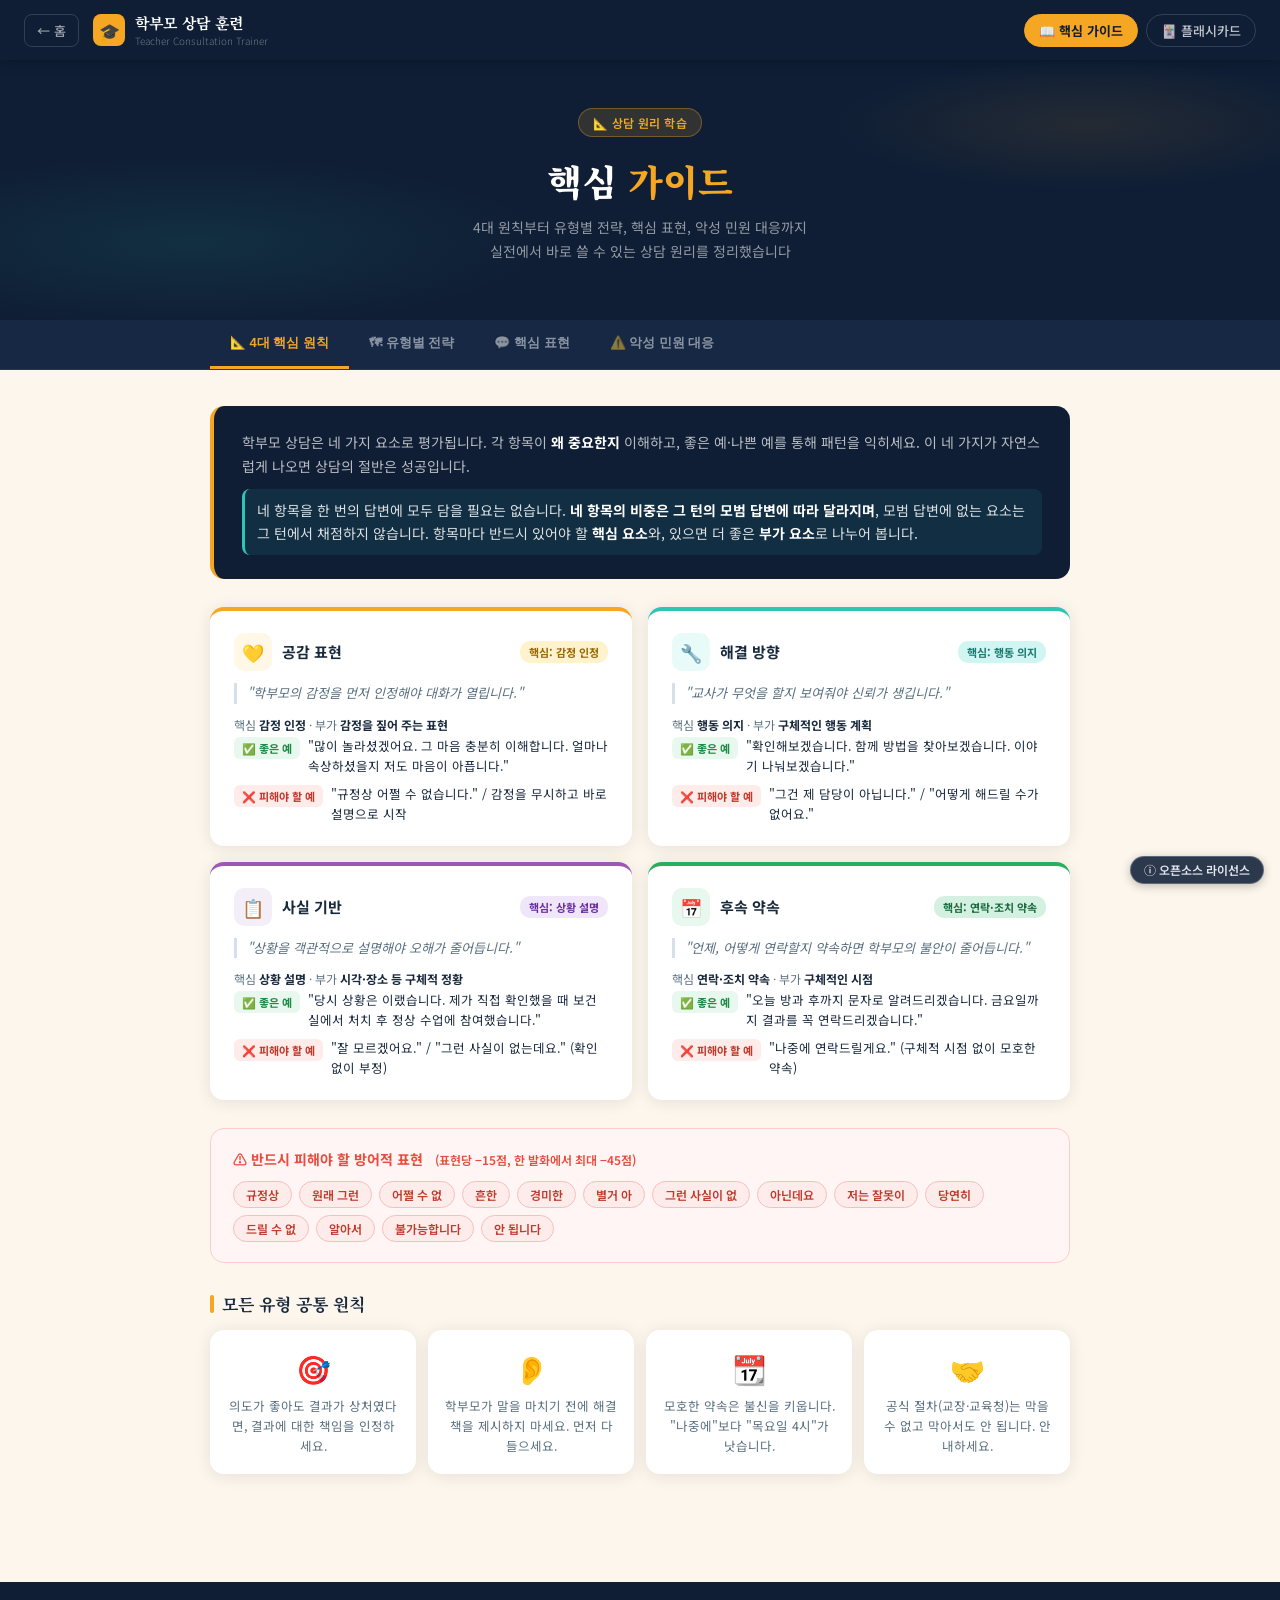
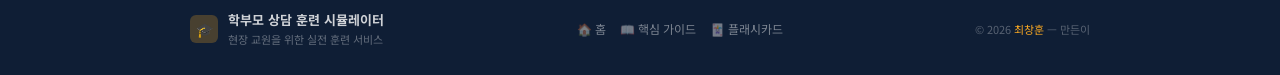
<file: guide.html>
<!DOCTYPE html>
<html lang="ko">
<head>
<meta charset="UTF-8">
<meta name="viewport" content="width=device-width, initial-scale=1.0">
<title>핵심 가이드 – 학부모 상담 훈련</title>
<link rel="preconnect" href="https://fonts.googleapis.com">
<link href="https://fonts.googleapis.com/css2?family=Noto+Serif+KR:wght@400;600;700;900&family=Noto+Sans+KR:wght@300;400;500;700&display=swap" rel="stylesheet">
<style>
  :root {
    --navy:   #0f1e35;
    --navy2:  #162844;
    --navy3:  #1e3558;
    --amber:  #f5a623;
    --amber2: #e8941a;
    --teal:   #2ec4b6;
    --cream:  #fdf6ec;
    --cream2: #f7ede0;
    --text:   #1a2a3e;
    --muted:  #5a7080;
    --border: #d6e0eb;
    --green:  #27ae60;
    --yellow: #f39c12;
    --red:    #e74c3c;
    --card-shadow: 0 2px 16px rgba(15,30,53,.10);
    --card-shadow-hover: 0 8px 32px rgba(15,30,53,.18);
    --radius: 14px;
  }
  *, *::before, *::after { box-sizing: border-box; margin: 0; padding: 0; }
  body {
    font-family: 'Noto Sans KR', sans-serif;
    background: var(--cream);
    color: var(--text);
    min-height: 100vh;
    -webkit-font-smoothing: antialiased;
  }

  /* ── NAV ── */
  .nav {
    background: var(--navy);
    padding: 0 24px;
    display: flex;
    align-items: center;
    justify-content: space-between;
    height: 60px;
    position: sticky; top: 0; z-index: 100;
    box-shadow: 0 2px 12px rgba(0,0,0,.25);
  }
  .nav-left { display: flex; align-items: center; gap: 14px; }
  .back-btn {
    display: flex; align-items: center; gap: 6px;
    color: rgba(255,255,255,.6); font-size: 13px; font-weight: 500;
    text-decoration: none;
    padding: 6px 12px;
    border-radius: 8px;
    border: 1px solid rgba(255,255,255,.15);
    transition: all .2s;
  }
  .back-btn:hover { color: #fff; background: rgba(255,255,255,.1); }
  .nav-brand {
    display: flex; align-items: center; gap: 10px;
    text-decoration: none;
  }
  .nav-logo {
    width: 32px; height: 32px;
    background: var(--amber); border-radius: 8px;
    display: flex; align-items: center; justify-content: center;
    font-size: 17px;
  }
  .nav-title-ko {
    font-family: 'Noto Serif KR', serif;
    font-weight: 700; font-size: 15px; color: #fff;
  }
  .nav-title-en { font-size: 10px; color: rgba(255,255,255,.4); font-weight: 300; }
  .nav-link {
    padding: 6px 14px; border-radius: 20px;
    font-size: 13px; font-weight: 500;
    text-decoration: none; color: rgba(255,255,255,.75);
    border: 1px solid rgba(255,255,255,.15); transition: all .2s;
  }
  .nav-link:hover { background: rgba(255,255,255,.12); color: #fff; }
  .nav-link.active { background: var(--amber); color: var(--navy); border-color: var(--amber); font-weight: 700; }

  /* ── HERO ── */
  .hero {
    background: var(--navy);
    padding: 48px 24px 56px;
    text-align: center;
    position: relative; overflow: hidden;
  }
  .hero::before {
    content: '';
    position: absolute; inset: 0;
    background:
      radial-gradient(ellipse 50% 60% at 15% 70%, rgba(46,196,182,.1) 0%, transparent 55%),
      radial-gradient(ellipse 40% 50% at 85% 25%, rgba(245,166,35,.09) 0%, transparent 50%);
    pointer-events: none;
  }
  .hero-badge {
    display: inline-flex; align-items: center; gap: 6px;
    background: rgba(245,166,35,.15);
    border: 1px solid rgba(245,166,35,.35);
    color: var(--amber); font-size: 12px; font-weight: 600;
    padding: 5px 14px; border-radius: 20px; margin-bottom: 18px;
    letter-spacing: .04em;
  }
  .hero h1 {
    font-family: 'Noto Serif KR', serif;
    font-size: clamp(22px, 4vw, 36px); font-weight: 900;
    color: #fff; margin-bottom: 10px;
  }
  .hero h1 span { color: var(--amber); }
  .hero-sub { color: rgba(255,255,255,.55); font-size: 14px; line-height: 1.7; }

  /* ── TAB NAV ── */
  .tab-nav-wrap {
    background: var(--navy2);
    border-bottom: 1px solid rgba(255,255,255,.08);
    position: sticky; top: 60px; z-index: 90;
  }
  .tab-nav {
    max-width: 900px; margin: 0 auto;
    display: flex; gap: 0;
    padding: 0 20px;
    overflow-x: auto;
    scrollbar-width: none;
  }
  .tab-nav::-webkit-scrollbar { display: none; }
  .tab-btn {
    padding: 14px 20px;
    font-size: 13px; font-weight: 600;
    color: rgba(255,255,255,.5);
    background: none; border: none;
    border-bottom: 3px solid transparent;
    cursor: pointer; transition: all .18s;
    white-space: nowrap;
  }
  .tab-btn:hover { color: rgba(255,255,255,.85); }
  .tab-btn.active { color: var(--amber); border-bottom-color: var(--amber); }

  /* ── MAIN ── */
  .main {
    max-width: 900px; margin: 0 auto;
    padding: 36px 20px 60px;
  }

  /* ── SECTION ── */
  .section { display: none; }
  .section.active { display: block; }

  .section-intro {
    background: var(--navy);
    border-radius: var(--radius);
    padding: 24px 28px;
    margin-bottom: 28px;
    color: rgba(255,255,255,.7);
    font-size: 14px; line-height: 1.75;
    border-left: 4px solid var(--amber);
  }
  .section-intro strong { color: #fff; }

  /* ── PRINCIPLE CARDS ── */
  .principle-grid {
    display: grid;
    grid-template-columns: repeat(auto-fill, minmax(380px, 1fr));
    gap: 16px;
    margin-bottom: 28px;
  }
  .principle-card {
    background: #fff;
    border-radius: var(--radius);
    padding: 22px 24px;
    box-shadow: var(--card-shadow);
    border-top: 4px solid transparent;
    transition: transform .18s, box-shadow .18s;
  }
  .principle-card:hover { transform: translateY(-2px); box-shadow: var(--card-shadow-hover); }
  .principle-card.c1 { border-top-color: var(--amber); }
  .principle-card.c2 { border-top-color: var(--teal); }
  .principle-card.c3 { border-top-color: #9b59b6; }
  .principle-card.c4 { border-top-color: var(--green); }
  .principle-header {
    display: flex; align-items: center; gap: 10px; margin-bottom: 12px;
  }
  .principle-icon {
    width: 38px; height: 38px; border-radius: 10px;
    display: flex; align-items: center; justify-content: center;
    font-size: 18px; flex-shrink: 0;
  }
  .principle-icon.c1 { background: #fff8e6; }
  .principle-icon.c2 { background: #e8fbf9; }
  .principle-icon.c3 { background: #f4eef9; }
  .principle-icon.c4 { background: #e8f8ef; }
  .principle-name {
    font-size: 15px; font-weight: 700; color: var(--text);
  }
  .principle-score {
    margin-left: auto;
    font-size: 11px; font-weight: 700; padding: 3px 9px;
    border-radius: 10px;
  }
  .c1 .principle-score { background: #fff3cd; color: #9a6700; }
  .c2 .principle-score { background: #d1f5f2; color: #1a7a70; }
  .c3 .principle-score { background: #efe6f9; color: #6b2fa0; }
  .c4 .principle-score { background: #d4f0e0; color: #1a6b40; }
  .principle-note {
    margin-top: 10px; padding: 10px 12px; border-radius: 8px;
    background: rgba(46,196,182,.10); border-left: 3px solid var(--teal);
    font-size: 14px; line-height: 1.65; color: rgba(255,255,255,.85);
  }
  .principle-parts {
    margin: 6px 0 2px; font-size: 12px; color: var(--muted); line-height: 1.5;
  }
  .principle-parts b { color: var(--text); font-weight: 700; }
  .principle-quote {
    font-size: 13px; color: var(--muted); font-style: italic;
    margin-bottom: 12px; line-height: 1.6;
    border-left: 3px solid var(--border); padding-left: 10px;
  }
  .eg-row { display: flex; gap: 8px; margin-bottom: 8px; }
  .eg-row:last-child { margin-bottom: 0; }
  .eg-label {
    font-size: 11px; font-weight: 700; padding: 3px 8px;
    border-radius: 6px; white-space: nowrap; height: fit-content; margin-top: 1px;
  }
  .eg-label.good { background: #e8f8ef; color: #1a8a45; }
  .eg-label.bad  { background: #fdecea; color: #c0392b; }
  .eg-text { font-size: 12.5px; color: var(--text); line-height: 1.6; }

  /* 감점 박스 */
  .penalty-box {
    background: #fff5f5;
    border: 1.5px solid #fcc; border-radius: var(--radius);
    padding: 20px 22px; margin-bottom: 28px;
  }
  .penalty-header {
    display: flex; align-items: center; gap: 8px;
    font-size: 14px; font-weight: 700; color: var(--red); margin-bottom: 12px;
  }
  .penalty-chips { display: flex; flex-wrap: wrap; gap: 7px; }
  .penalty-chip {
    background: #fdecea; color: #c0392b;
    font-size: 12px; font-weight: 600;
    padding: 4px 12px; border-radius: 20px;
    border: 1px solid #f5c0bb;
  }

  /* 공통 원칙 */
  .common-grid {
    display: grid;
    grid-template-columns: repeat(auto-fill, minmax(200px, 1fr));
    gap: 12px; margin-bottom: 28px;
  }
  .common-card {
    background: #fff; border-radius: var(--radius);
    padding: 18px 16px; box-shadow: var(--card-shadow);
    text-align: center;
  }
  .common-card-icon { font-size: 28px; margin-bottom: 8px; }
  .common-card-text { font-size: 12.5px; color: var(--muted); line-height: 1.6; }

  /* ── 유형별 전략 ── */
  .strategy-list { display: flex; flex-direction: column; gap: 16px; }
  .strategy-card {
    background: #fff; border-radius: var(--radius);
    padding: 22px 24px; box-shadow: var(--card-shadow);
    border-left: 5px solid transparent;
  }
  .strategy-card.green { border-left-color: var(--green); }
  .strategy-card.yellow { border-left-color: var(--yellow); }
  .strategy-card.red { border-left-color: var(--red); }
  .strategy-header {
    display: flex; align-items: center; gap: 10px; margin-bottom: 12px;
  }
  .strategy-badge {
    font-size: 11px; font-weight: 700; padding: 4px 11px;
    border-radius: 10px; white-space: nowrap;
  }
  .strategy-badge.green { background: #e8f8ef; color: #1a8a45; }
  .strategy-badge.yellow { background: #fef6e4; color: #b07a10; }
  .strategy-badge.red { background: #fdecea; color: #c0392b; }
  .strategy-title { font-size: 15px; font-weight: 700; color: var(--text); }
  .strategy-turns {
    margin-left: auto; font-size: 11px; color: var(--muted);
    background: var(--cream2); padding: 3px 9px; border-radius: 8px; font-weight: 600;
  }
  .flow-steps {
    display: flex; align-items: center; flex-wrap: wrap; gap: 4px;
    margin-bottom: 12px;
  }
  .flow-step {
    font-size: 12px; font-weight: 600; padding: 4px 11px;
    background: var(--cream2); color: var(--text);
    border-radius: 20px;
  }
  .flow-arrow { color: var(--muted); font-size: 13px; }
  .strategy-body {
    font-size: 13px; color: var(--muted); line-height: 1.7; margin-bottom: 10px;
  }
  .strategy-tip {
    background: var(--cream2); border-radius: 8px;
    padding: 10px 14px;
    font-size: 12px; color: var(--text); line-height: 1.6;
  }
  .strategy-tip strong { color: var(--navy); }

  /* ── 핵심 표현 ── */
  .expr-section { margin-bottom: 28px; }
  .expr-title {
    font-family: 'Noto Serif KR', serif;
    font-size: 16px; font-weight: 700; color: var(--text);
    margin-bottom: 12px;
    display: flex; align-items: center; gap: 8px;
  }
  .expr-title::before {
    content: ''; display: inline-block;
    width: 4px; height: 18px;
    background: var(--amber); border-radius: 2px;
  }
  .expr-chips { display: flex; flex-wrap: wrap; gap: 8px; }
  .expr-chip {
    background: #fff;
    border: 1.5px solid var(--border);
    color: var(--text); font-size: 13px; font-weight: 500;
    padding: 7px 16px; border-radius: 8px;
    cursor: pointer; transition: all .18s;
    position: relative;
  }
  .expr-chip:hover { border-color: var(--navy); background: var(--navy); color: #fff; }
  .expr-chip.copied {
    border-color: var(--green); background: #e8f8ef; color: var(--green);
  }
  .copy-toast {
    position: fixed; bottom: 28px; left: 50%; transform: translateX(-50%);
    background: var(--navy); color: #fff;
    padding: 10px 20px; border-radius: 8px;
    font-size: 13px; font-weight: 600;
    opacity: 0; pointer-events: none;
    transition: opacity .25s;
    z-index: 999;
  }
  .copy-toast.show { opacity: 1; }

  /* ── 악성민원 ── */
  .evil-intro {
    background: #fff5f5; border: 1.5px solid #fcc;
    border-radius: var(--radius); padding: 18px 22px;
    margin-bottom: 20px;
    font-size: 13.5px; line-height: 1.75; color: var(--text);
  }
  .evil-intro blockquote {
    border-left: 3px solid var(--red); padding-left: 12px;
    color: var(--muted); font-style: italic; margin: 10px 0;
  }
  .situation-list { display: flex; flex-direction: column; gap: 10px; margin-bottom: 20px; }
  .situation-item {
    display: flex; gap: 12px; align-items: flex-start;
    background: #fff; border-radius: 10px;
    padding: 14px 16px; box-shadow: var(--card-shadow);
  }
  .situation-num {
    width: 26px; height: 26px; border-radius: 50%;
    background: var(--red); color: #fff;
    display: flex; align-items: center; justify-content: center;
    font-size: 12px; font-weight: 700; flex-shrink: 0;
  }
  .situation-text { font-size: 13px; color: var(--text); line-height: 1.6; }

  .steps3 { display: grid; grid-template-columns: repeat(3,1fr); gap: 12px; margin-bottom: 20px; }
  .step3-card {
    background: #fff; border-radius: var(--radius);
    padding: 18px 16px; box-shadow: var(--card-shadow);
    border-top: 3px solid var(--navy3);
  }
  .step3-num {
    font-size: 11px; font-weight: 700; color: var(--amber);
    letter-spacing: .1em; margin-bottom: 6px;
  }
  .step3-title { font-size: 14px; font-weight: 700; color: var(--text); margin-bottom: 8px; }
  .step3-examples { display: flex; flex-direction: column; gap: 5px; }
  .step3-eg {
    font-size: 12px; color: var(--muted); line-height: 1.5;
    background: var(--cream2); padding: 5px 10px; border-radius: 6px;
  }

  .phone-box {
    background: var(--navy); border-radius: var(--radius);
    padding: 22px 24px; margin-bottom: 20px;
  }
  .phone-box-title {
    font-size: 15px; font-weight: 700; color: #fff; margin-bottom: 14px;
  }
  .phone-rules { display: flex; flex-direction: column; gap: 10px; }
  .phone-rule { display: flex; gap: 10px; align-items: flex-start; }
  .phone-rule-icon { font-size: 18px; flex-shrink: 0; }
  .phone-rule-text { font-size: 13px; color: rgba(255,255,255,.7); line-height: 1.6; }
  .phone-rule-text strong { color: #fff; }

  .transition-example {
    background: #fff; border-radius: var(--radius);
    padding: 18px 22px; box-shadow: var(--card-shadow);
    border-left: 4px solid var(--teal);
  }
  .transition-label {
    font-size: 11px; font-weight: 700; color: var(--teal);
    letter-spacing: .08em; margin-bottom: 8px;
  }
  .transition-text { font-size: 13px; color: var(--text); line-height: 1.7; }

  /* ── FOOTER ── */
  footer {
    background: var(--navy); padding: 28px 24px; margin-top: 20px;
  }
  .footer-inner {
    max-width: 900px; margin: 0 auto;
    display: flex; align-items: center; justify-content: space-between; flex-wrap: wrap; gap: 14px;
  }
  .footer-brand { display: flex; align-items: center; gap: 10px; }
  .footer-logo {
    width: 28px; height: 28px; background: rgba(245,166,35,.25);
    border-radius: 6px; display: flex; align-items: center; justify-content: center; font-size: 14px;
  }
  .footer-name { font-size: 13px; font-weight: 700; color: rgba(255,255,255,.8); }
  .footer-copy { font-size: 11px; color: rgba(255,255,255,.35); margin-top: 2px; }
  .footer-links { display: flex; gap: 14px; }
  .footer-link { font-size: 12px; color: rgba(255,255,255,.45); text-decoration: none; transition: color .15s; }
  .footer-link:hover { color: var(--amber); }
  .footer-credit { font-size: 11px; color: rgba(255,255,255,.3); }
  .footer-credit span { color: var(--amber); }

  @keyframes fadeUp { from { opacity:0; transform:translateY(14px); } to { opacity:1; transform:translateY(0); } }
  .fade-in { animation: fadeUp .35s ease both; }

  @media (max-width: 700px) {
    .principle-grid { grid-template-columns: 1fr; }
    .steps3 { grid-template-columns: 1fr; }
    .common-grid { grid-template-columns: repeat(2,1fr); }
    .footer-inner { flex-direction: column; align-items: flex-start; }
    .nav .nav-link { display: none; }
  }
</style>
</head>
<body>

<nav class="nav">
  <div class="nav-left">
    <a href="index.html" class="back-btn">← 홈</a>
    <a href="index.html" class="nav-brand">
      <div class="nav-logo">🎓</div>
      <div>
        <div class="nav-title-ko">학부모 상담 훈련</div>
        <div class="nav-title-en">Teacher Consultation Trainer</div>
      </div>
    </a>
  </div>
  <div style="display:flex;gap:8px">
    <a href="guide.html" class="nav-link active">📖 핵심 가이드</a>
    <a href="flash.html" class="nav-link">🃏 플래시카드</a>
  </div>
</nav>

<section class="hero">
  <div class="hero-badge">📐 상담 원리 학습</div>
  <h1>핵심 <span>가이드</span></h1>
  <p class="hero-sub">4대 원칙부터 유형별 전략, 핵심 표현, 악성 민원 대응까지<br>실전에서 바로 쓸 수 있는 상담 원리를 정리했습니다</p>
</section>

<div class="tab-nav-wrap">
  <div class="tab-nav">
    <button class="tab-btn active" data-tab="principles">📐 4대 핵심 원칙</button>
    <button class="tab-btn" data-tab="strategy">🗺 유형별 전략</button>
    <button class="tab-btn" data-tab="expressions">💬 핵심 표현</button>
    <button class="tab-btn" data-tab="evil">⚠️ 악성 민원 대응</button>
  </div>
</div>

<main class="main">

  <!-- ① 4대 핵심 원칙 -->
  <section class="section active" id="tab-principles">
    <div class="section-intro">
      학부모 상담은 네 가지 요소로 평가됩니다. 각 항목이 <strong>왜 중요한지</strong> 이해하고, 좋은 예·나쁜 예를 통해 패턴을 익히세요. 이 네 가지가 자연스럽게 나오면 상담의 절반은 성공입니다.
      <div class="principle-note">
        네 항목을 한 번의 답변에 모두 담을 필요는 없습니다. <strong>네 항목의 비중은 그 턴의 모범 답변에 따라 달라지며</strong>, 모범 답변에 없는 요소는 그 턴에서 채점하지 않습니다. 항목마다 반드시 있어야 할 <strong>핵심 요소</strong>와, 있으면 더 좋은 <strong>부가 요소</strong>로 나누어 봅니다.
      </div>
    </div>

    <div class="principle-grid">
      <!-- 공감 -->
      <div class="principle-card c1">
        <div class="principle-header">
          <div class="principle-icon c1">💛</div>
          <span class="principle-name">공감 표현</span>
          <span class="principle-score">핵심: 감정 인정</span>
        </div>
        <div class="principle-quote">"학부모의 감정을 먼저 인정해야 대화가 열립니다."</div>
        <div class="principle-parts">핵심 <b>감정 인정</b> · 부가 <b>감정을 짚어 주는 표현</b></div>
        <div class="eg-row">
          <span class="eg-label good">✅ 좋은 예</span>
          <span class="eg-text">"많이 놀라셨겠어요. 그 마음 충분히 이해합니다. 얼마나 속상하셨을지 저도 마음이 아픕니다."</span>
        </div>
        <div class="eg-row">
          <span class="eg-label bad">❌ 피해야 할 예</span>
          <span class="eg-text">"규정상 어쩔 수 없습니다." / 감정을 무시하고 바로 설명으로 시작</span>
        </div>
      </div>
      <!-- 해결 방향 -->
      <div class="principle-card c2">
        <div class="principle-header">
          <div class="principle-icon c2">🔧</div>
          <span class="principle-name">해결 방향</span>
          <span class="principle-score">핵심: 행동 의지</span>
        </div>
        <div class="principle-quote">"교사가 무엇을 할지 보여줘야 신뢰가 생깁니다."</div>
        <div class="principle-parts">핵심 <b>행동 의지</b> · 부가 <b>구체적인 행동 계획</b></div>
        <div class="eg-row">
          <span class="eg-label good">✅ 좋은 예</span>
          <span class="eg-text">"확인해보겠습니다. 함께 방법을 찾아보겠습니다. 이야기 나눠보겠습니다."</span>
        </div>
        <div class="eg-row">
          <span class="eg-label bad">❌ 피해야 할 예</span>
          <span class="eg-text">"그건 제 담당이 아닙니다." / "어떻게 해드릴 수가 없어요."</span>
        </div>
      </div>
      <!-- 사실 기반 -->
      <div class="principle-card c3">
        <div class="principle-header">
          <div class="principle-icon c3">📋</div>
          <span class="principle-name">사실 기반</span>
          <span class="principle-score">핵심: 상황 설명</span>
        </div>
        <div class="principle-quote">"상황을 객관적으로 설명해야 오해가 줄어듭니다."</div>
        <div class="principle-parts">핵심 <b>상황 설명</b> · 부가 <b>시각·장소 등 구체적 정황</b></div>
        <div class="eg-row">
          <span class="eg-label good">✅ 좋은 예</span>
          <span class="eg-text">"당시 상황은 이랬습니다. 제가 직접 확인했을 때 보건실에서 처치 후 정상 수업에 참여했습니다."</span>
        </div>
        <div class="eg-row">
          <span class="eg-label bad">❌ 피해야 할 예</span>
          <span class="eg-text">"잘 모르겠어요." / "그런 사실이 없는데요." (확인 없이 부정)</span>
        </div>
      </div>
      <!-- 후속 약속 -->
      <div class="principle-card c4">
        <div class="principle-header">
          <div class="principle-icon c4">📅</div>
          <span class="principle-name">후속 약속</span>
          <span class="principle-score">핵심: 연락·조치 약속</span>
        </div>
        <div class="principle-quote">"언제, 어떻게 연락할지 약속하면 학부모의 불안이 줄어듭니다."</div>
        <div class="principle-parts">핵심 <b>연락·조치 약속</b> · 부가 <b>구체적인 시점</b></div>
        <div class="eg-row">
          <span class="eg-label good">✅ 좋은 예</span>
          <span class="eg-text">"오늘 방과 후까지 문자로 알려드리겠습니다. 금요일까지 결과를 꼭 연락드리겠습니다."</span>
        </div>
        <div class="eg-row">
          <span class="eg-label bad">❌ 피해야 할 예</span>
          <span class="eg-text">"나중에 연락드릴게요." (구체적 시점 없이 모호한 약속)</span>
        </div>
      </div>
    </div>

    <!-- 감점 표현 -->
    <div class="penalty-box">
      <div class="penalty-header">⚠️ 반드시 피해야 할 방어적 표현 <span style="font-size:12px;color:var(--red);font-weight:600;margin-left:4px">(표현당 −15점, 한 발화에서 최대 −45점)</span></div>
      <div class="penalty-chips">
        <span class="penalty-chip">규정상</span>
        <span class="penalty-chip">원래 그런</span>
        <span class="penalty-chip">어쩔 수 없</span>
        <span class="penalty-chip">흔한</span>
        <span class="penalty-chip">경미한</span>
        <span class="penalty-chip">별거 아</span>
        <span class="penalty-chip">그런 사실이 없</span>
        <span class="penalty-chip">아닌데요</span>
        <span class="penalty-chip">저는 잘못이</span>
        <span class="penalty-chip">당연히</span>
        <span class="penalty-chip">드릴 수 없</span>
        <span class="penalty-chip">알아서</span>
        <span class="penalty-chip">불가능합니다</span>
        <span class="penalty-chip">안 됩니다</span>
      </div>
    </div>

    <!-- 모든 유형 공통 원칙 -->
    <h2 style="font-family:'Noto Serif KR',serif;font-size:17px;font-weight:700;margin-bottom:14px;display:flex;align-items:center;gap:8px">
      <span style="display:inline-block;width:4px;height:18px;background:var(--amber);border-radius:2px"></span>
      모든 유형 공통 원칙
    </h2>
    <div class="common-grid">
      <div class="common-card">
        <div class="common-card-icon">🎯</div>
        <div class="common-card-text">의도가 좋아도 결과가 상처였다면, 결과에 대한 책임을 인정하세요.</div>
      </div>
      <div class="common-card">
        <div class="common-card-icon">👂</div>
        <div class="common-card-text">학부모가 말을 마치기 전에 해결책을 제시하지 마세요. 먼저 다 들으세요.</div>
      </div>
      <div class="common-card">
        <div class="common-card-icon">📆</div>
        <div class="common-card-text">모호한 약속은 불신을 키웁니다. "나중에"보다 "목요일 4시"가 낫습니다.</div>
      </div>
      <div class="common-card">
        <div class="common-card-icon">🤝</div>
        <div class="common-card-text">공식 절차(교장·교육청)는 막을 수 없고 막아서도 안 됩니다. 안내하세요.</div>
      </div>
    </div>
  </section>

  <!-- ② 유형별 전략 -->
  <section class="section" id="tab-strategy">
    <div class="section-intro">
      유형마다 대화의 깊이와 접근 방식이 다릅니다. <strong>일반 상황은 빠른 해결</strong>, <strong>민감 상황은 충분한 경청</strong>, <strong>고난도는 공식 절차와 투명한 대응</strong>이 핵심입니다.
    </div>
    <div class="strategy-list">
      <!-- 일반 -->
      <div class="strategy-card green">
        <div class="strategy-header">
          <span class="strategy-badge green">🟢 일반 상황</span>
          <span class="strategy-title">규정·절차·소지품 관련</span>
          <span class="strategy-turns">6턴</span>
        </div>
        <div class="flow-steps">
          <span class="flow-step">① 공감</span><span class="flow-arrow">→</span>
          <span class="flow-step">② 사실 설명</span><span class="flow-arrow">→</span>
          <span class="flow-step">③ 사과(필요시)</span><span class="flow-arrow">→</span>
          <span class="flow-step">④ 구체적 약속</span><span class="flow-arrow">→</span>
          <span class="flow-step">⑤ 마무리</span>
        </div>
        <div class="strategy-body">빠른 해결이 목표입니다. 학부모가 원하는 것이 명확하고 교사가 처리 가능한 경우가 많으므로, 공감 후 사실을 명확히 설명하고 즉시 해결 방향을 제시하세요. 지나치게 긴 설명보다 <strong>간결하고 실질적인 약속</strong>이 효과적입니다.</div>
        <div class="strategy-tip">💡 <strong>주의:</strong> 규정을 먼저 내세우면 역효과입니다. "규정상 어쩔 수 없습니다" 대신 "이렇게 하겠습니다"로 전환하세요.</div>
      </div>
      <!-- 민감 -->
      <div class="strategy-card yellow">
        <div class="strategy-header">
          <span class="strategy-badge yellow">🟡 민감 상황</span>
          <span class="strategy-title">교우 관계·안전사고·정서</span>
          <span class="strategy-turns">9턴</span>
        </div>
        <div class="flow-steps">
          <span class="flow-step">① 충분한 공감</span><span class="flow-arrow">→</span>
          <span class="flow-step">② 경청·질문</span><span class="flow-arrow">→</span>
          <span class="flow-step">③ 사실 확인 약속</span><span class="flow-arrow">→</span>
          <span class="flow-step">④ 협력적 해결</span><span class="flow-arrow">→</span>
          <span class="flow-step">⑤ 구체적 날짜 약속</span>
        </div>
        <div class="strategy-body">감정이 깊이 얽혀 있으므로 경청이 핵심입니다. 해결책을 급히 제시하기보다 <strong>"충분히 들었다"는 느낌을 먼저 줘야</strong> 합니다. 할 수 없는 것은 솔직히 설명하고, 할 수 있는 것을 구체적으로 약속하세요. 정기 소통 계획을 제시하면 효과적입니다.</div>
        <div class="strategy-tip">💡 <strong>주의:</strong> "저도 몰랐어요"보다 "더 빨리 알아차렸어야 했는데 죄송합니다"가 훨씬 신뢰를 만듭니다.</div>
      </div>
      <!-- 고난도 -->
      <div class="strategy-card red">
        <div class="strategy-header">
          <span class="strategy-badge red">🔴 고난도 민원</span>
          <span class="strategy-title">교사 태도·집단 민원·학교폭력</span>
          <span class="strategy-turns">12턴</span>
        </div>
        <div class="flow-steps">
          <span class="flow-step">① 감정 수용</span><span class="flow-arrow">→</span>
          <span class="flow-step">② 방어 없이 경청</span><span class="flow-arrow">→</span>
          <span class="flow-step">③ 공식 절차 안내</span><span class="flow-arrow">→</span>
          <span class="flow-step">④ 투명한 보고</span><span class="flow-arrow">→</span>
          <span class="flow-step">⑤ 매일 소통</span>
        </div>
        <div class="strategy-body">교육청 신고, 담임 교체 요구 등 압박이 큰 상황입니다. <strong>공식 절차를 막으려 하지 말고 오히려 먼저 안내하세요.</strong> 교장에게 직접 보고하겠다는 투명한 자세가 역설적으로 신뢰를 만듭니다. 감정이 격할수록 느리고 차분하게 말하세요.</div>
        <div class="strategy-tip">💡 <strong>핵심 원칙:</strong> "방어 없이 듣기 → 공식 절차 안내 → 투명하게 보고" — 숨기려 할수록 갈등이 커집니다.</div>
      </div>
    </div>
  </section>

  <!-- ③ 핵심 표현 -->
  <section class="section" id="tab-expressions">
    <div class="section-intro">
      카드를 클릭하면 <strong>클립보드에 복사</strong>됩니다. 자주 보면서 이 표현들이 자연스럽게 나올 때까지 연습하세요.
    </div>

    <div class="expr-section">
      <div class="expr-title">💛 공감 표현</div>
      <div class="expr-chips">
        <span class="expr-chip" data-text="많이 놀라셨겠어요.">많이 놀라셨겠어요.</span>
        <span class="expr-chip" data-text="충분히 이해합니다.">충분히 이해합니다.</span>
        <span class="expr-chip" data-text="그 마음 충분히 이해합니다.">그 마음 충분히 이해합니다.</span>
        <span class="expr-chip" data-text="얼마나 속상하셨을까요.">얼마나 속상하셨을까요.</span>
        <span class="expr-chip" data-text="많이 걱정되셨겠어요.">많이 걱정되셨겠어요.</span>
        <span class="expr-chip" data-text="힘드셨겠어요.">힘드셨겠어요.</span>
        <span class="expr-chip" data-text="당황하셨겠어요.">당황하셨겠어요.</span>
        <span class="expr-chip" data-text="안타깝게 생각합니다.">안타깝게 생각합니다.</span>
        <span class="expr-chip" data-text="정말 죄송합니다.">정말 죄송합니다.</span>
        <span class="expr-chip" data-text="그 말씀이 맞습니다.">그 말씀이 맞습니다.</span>
      </div>
    </div>

    <div class="expr-section">
      <div class="expr-title">🔧 해결 방향 표현</div>
      <div class="expr-chips">
        <span class="expr-chip" data-text="확인해보겠습니다.">확인해보겠습니다.</span>
        <span class="expr-chip" data-text="살펴보겠습니다.">살펴보겠습니다.</span>
        <span class="expr-chip" data-text="함께 방법을 찾겠습니다.">함께 방법을 찾겠습니다.</span>
        <span class="expr-chip" data-text="이야기 나눠보겠습니다.">이야기 나눠보겠습니다.</span>
        <span class="expr-chip" data-text="조치하겠습니다.">조치하겠습니다.</span>
        <span class="expr-chip" data-text="지도하겠습니다.">지도하겠습니다.</span>
        <span class="expr-chip" data-text="세심하게 챙기겠습니다.">세심하게 챙기겠습니다.</span>
        <span class="expr-chip" data-text="파악해보겠습니다.">파악해보겠습니다.</span>
        <span class="expr-chip" data-text="노력하겠습니다.">노력하겠습니다.</span>
        <span class="expr-chip" data-text="점검하겠습니다.">점검하겠습니다.</span>
      </div>
    </div>

    <div class="expr-section">
      <div class="expr-title">📋 사실 기반 표현</div>
      <div class="expr-chips">
        <span class="expr-chip" data-text="당시 상황은 이랬습니다.">당시 상황은 이랬습니다.</span>
        <span class="expr-chip" data-text="제가 직접 확인했을 때...">제가 직접 확인했을 때...</span>
        <span class="expr-chip" data-text="보건실에서 처치 후...">보건실에서 처치 후...</span>
        <span class="expr-chip" data-text="기록에 따르면...">기록에 따르면...</span>
        <span class="expr-chip" data-text="목격한 바로는...">목격한 바로는...</span>
        <span class="expr-chip" data-text="제가 보기에는...">제가 보기에는...</span>
      </div>
    </div>

    <div class="expr-section">
      <div class="expr-title">📅 후속 약속 표현</div>
      <div class="expr-chips">
        <span class="expr-chip" data-text="오늘 방과 후에 문자드리겠습니다.">오늘 방과 후에 문자드리겠습니다.</span>
        <span class="expr-chip" data-text="금요일까지 알려드리겠습니다.">금요일까지 알려드리겠습니다.</span>
        <span class="expr-chip" data-text="확인 후 다시 연락드리겠습니다.">확인 후 다시 연락드리겠습니다.</span>
        <span class="expr-chip" data-text="내일까지 연락드리겠습니다.">내일까지 연락드리겠습니다.</span>
        <span class="expr-chip" data-text="이번 주 안에 알려드리겠습니다.">이번 주 안에 알려드리겠습니다.</span>
        <span class="expr-chip" data-text="바로 확인하겠습니다.">바로 확인하겠습니다.</span>
      </div>
    </div>

    <div class="expr-section">
      <div class="expr-title">🤝 마무리 표현</div>
      <div class="expr-chips">
        <span class="expr-chip" data-text="연락 주셔서 감사합니다.">연락 주셔서 감사합니다.</span>
        <span class="expr-chip" data-text="말씀해 주셔서 감사합니다.">말씀해 주셔서 감사합니다.</span>
        <span class="expr-chip" data-text="언제든지 연락 주세요.">언제든지 연락 주세요.</span>
        <span class="expr-chip" data-text="함께 해결해 나가겠습니다.">함께 해결해 나가겠습니다.</span>
        <span class="expr-chip" data-text="가정과 학교가 함께 노력하면 분명 좋아질 것입니다.">가정과 학교가 함께 노력하면 분명 좋아질 것입니다.</span>
      </div>
    </div>
  </section>

  <!-- ④ 악성 민원 대응 -->
  <section class="section" id="tab-evil">
    <div class="evil-intro">
      감정이 격한 민원은 <strong>즉각 해결이 목표가 아닙니다.</strong> 대화를 이어갈 수 있는 안전한 조건을 먼저 만드는 것이 핵심입니다.
    </div>

    <h2 style="font-family:'Noto Serif KR',serif;font-size:16px;font-weight:700;margin-bottom:12px;display:flex;align-items:center;gap:8px">
      <span style="display:inline-block;width:4px;height:18px;background:var(--red);border-radius:2px"></span>
      바로 답하지 말고 한 박자 쉬어 가야 할 때
    </h2>
    <div class="situation-list" style="margin-bottom:28px">
      <div class="situation-item"><div class="situation-num">1</div><div class="situation-text">상대가 몹시 격앙되어 있고, 이미 결론을 내린 듯 말할 때</div></div>
      <div class="situation-item"><div class="situation-num">2</div><div class="situation-text">무슨 일이 있었는지 아직 확인하지 못해, 지금 답하면 틀릴 수 있을 때</div></div>
      <div class="situation-item"><div class="situation-num">3</div><div class="situation-text">수업 시작이 가까워 이야기를 끝까지 들을 여유가 없을 때</div></div>
      <div class="situation-item"><div class="situation-num">4</div><div class="situation-text">통화가 끝없이 길어질 것 같은 조짐이 보일 때</div></div>
      <div class="situation-item"><div class="situation-num">5</div><div class="situation-text">나 자신도 화가 나거나 마음이 흔들리고 있다고 느낄 때</div></div>
    </div>

    <h2 style="font-family:'Noto Serif KR',serif;font-size:16px;font-weight:700;margin-bottom:12px;display:flex;align-items:center;gap:8px">
      <span style="display:inline-block;width:4px;height:18px;background:var(--amber);border-radius:2px"></span>
      3단계 대응법
    </h2>
    <div class="steps3">
      <div class="step3-card">
        <div class="step3-num">STEP 01</div>
        <div class="step3-title">👂 듣기</div>
        <div style="font-size:12px;color:var(--muted);margin-bottom:8px;line-height:1.5">조건 없이 들어주기. 상대의 감정을 존중하고 원하는 것을 확인합니다.</div>
        <div class="step3-examples">
          <div class="step3-eg">"이 일로 많이 당황하셨지요?"</div>
          <div class="step3-eg">"지금 원하시는 게 무엇인가요?"</div>
          <div class="step3-eg">"그 부분이 많이 궁금하신 거죠."</div>
        </div>
      </div>
      <div class="step3-card">
        <div class="step3-num">STEP 02</div>
        <div class="step3-title">✅ 하기</div>
        <div style="font-size:12px;color:var(--muted);margin-bottom:8px;line-height:1.5">해줄 수 있는 일은 곧바로 실행. 아닌 일에는 부드럽게 선을 긋습니다.</div>
        <div class="step3-examples">
          <div class="step3-eg">"확인 후 다시 연락드리겠습니다."</div>
          <div class="step3-eg">"학교에서 반드시 지켜야 하는 매뉴얼이 있습니다."</div>
          <div class="step3-eg">"이 부분은 원칙적으로 처리할 수밖에 없습니다."</div>
        </div>
      </div>
      <div class="step3-card">
        <div class="step3-num">STEP 03</div>
        <div class="step3-title">🎯 마무리</div>
        <div style="font-size:12px;color:var(--muted);margin-bottom:8px;line-height:1.5">교육적 방법을 제안하고 재발 방지 계획과 사과받기로 마무리합니다.</div>
        <div class="step3-examples">
          <div class="step3-eg">"재발 방지를 위해 꾸준히 지도하겠습니다."</div>
          <div class="step3-eg">"가정에서도 협조 부탁드릴게요."</div>
        </div>
      </div>
    </div>

    <div class="phone-box">
      <div class="phone-box-title">📞 전화 민원 대응 원칙</div>
      <div class="phone-rules">
        <div class="phone-rule">
          <div class="phone-rule-icon">📞</div>
          <div class="phone-rule-text"><strong>통화 전 자신 상태 점검.</strong> 감정적으로 여유가 없다면 즉시 받지 않고, 여유 있는 시간에 다시 연락합니다.</div>
        </div>
        <div class="phone-rule">
          <div class="phone-rule-icon">🔇</div>
          <div class="phone-rule-text"><strong>이 단계에서는 설명·판단을 하지 않습니다.</strong> "확인이 필요한 부분입니다"로 충분합니다.</div>
        </div>
        <div class="phone-rule">
          <div class="phone-rule-icon">⏱</div>
          <div class="phone-rule-text"><strong>시간이 없으면 솔직히 말하세요.</strong> "곧 수업이 있어 지금은 충분히 통화가 어렵습니다."</div>
        </div>
      </div>
    </div>

    <div class="transition-example">
      <div class="transition-label">📋 민감한 사안 대면 전환 예시</div>
      <div class="transition-text">"어머니, 이 사안은 통화보다는 얼굴을 뵙고 차분히 이야기 나누는 것이 좋을 것 같습니다. 제가 말씀을 충분히 잘 듣고 싶은데, 언제 시간이 괜찮으신가요?"</div>
    </div>
  </section>

</main>

<div class="copy-toast" id="copy-toast">클립보드에 복사됐습니다 ✓</div>

<footer>
  <div class="footer-inner">
    <div class="footer-brand">
      <div class="footer-logo">🎓</div>
      <div>
        <div class="footer-name">학부모 상담 훈련 시뮬레이터</div>
        <div class="footer-copy">현장 교원을 위한 실전 훈련 서비스</div>
      </div>
    </div>
    <div class="footer-links">
      <a href="index.html" class="footer-link">🏠 홈</a>
      <a href="guide.html" class="footer-link">📖 핵심 가이드</a>
      <a href="flash.html" class="footer-link">🃏 플래시카드</a>
    </div>
    <div class="footer-credit">© 2026 <span>최창훈</span> — 만든이</div>
  </div>
</footer>

<script>
// ── 탭 전환 ──
document.querySelectorAll('.tab-btn').forEach(btn => {
  btn.addEventListener('click', () => {
    document.querySelectorAll('.tab-btn').forEach(b => b.classList.remove('active'));
    document.querySelectorAll('.section').forEach(s => s.classList.remove('active'));
    btn.classList.add('active');
    document.getElementById('tab-' + btn.dataset.tab).classList.add('active');
    window.scrollTo({ top: 120, behavior: 'smooth' });
  });
});

// ── 클립보드 복사 ──
const toast = document.getElementById('copy-toast');
let toastTimer;
document.querySelectorAll('.expr-chip').forEach(chip => {
  chip.addEventListener('click', () => {
    const text = chip.dataset.text;
    navigator.clipboard.writeText(text).catch(() => {
      const ta = document.createElement('textarea');
      ta.value = text; document.body.appendChild(ta);
      ta.select(); document.execCommand('copy'); document.body.removeChild(ta);
    });
    chip.classList.add('copied');
    setTimeout(() => chip.classList.remove('copied'), 1400);
    toast.classList.add('show');
    clearTimeout(toastTimer);
    toastTimer = setTimeout(() => toast.classList.remove('show'), 1800);
  });
});
</script>

<!-- ══ 오픈소스 라이선스 고지 (osl) ══ -->
<style>
.osl-btn{position:fixed;right:16px;bottom:16px;z-index:9000;display:inline-flex;align-items:center;gap:5px;
  padding:7px 13px;border-radius:999px;border:1px solid rgba(148,163,184,.45);background:rgba(15,30,53,.88);
  color:#e2e8f0;font:600 12px/1 'Noto Sans KR','Apple SD Gothic Neo','Malgun Gothic',sans-serif;cursor:pointer;
  box-shadow:0 2px 10px rgba(0,0,0,.25);backdrop-filter:blur(6px);-webkit-backdrop-filter:blur(6px);transition:background .15s}
.osl-btn:hover,.osl-btn:focus-visible{background:#0f1e35;color:#fff;outline:2px solid #f5a623;outline-offset:2px}
.osl-back{position:fixed;inset:0;z-index:9500;background:rgba(2,8,20,.62);display:none;align-items:center;justify-content:center;padding:16px}
.osl-back.on{display:flex}
.osl-box{background:#fff;color:#1a2a3e;width:100%;max-width:720px;max-height:88vh;border-radius:14px;display:flex;flex-direction:column;
  box-shadow:0 20px 60px rgba(0,0,0,.4);font-family:'Noto Sans KR','Apple SD Gothic Neo','Malgun Gothic',sans-serif;text-align:left}
.osl-head{display:flex;align-items:center;justify-content:space-between;padding:16px 20px;border-bottom:1px solid #d6e0eb}
.osl-head h2{font-size:17px;font-weight:700;margin:0;color:#0f1e35}
.osl-x{border:none;background:#eef2f7;color:#1a2a3e;width:32px;height:32px;border-radius:8px;font-size:18px;line-height:1;cursor:pointer}
.osl-x:hover{background:#dde5ef}
.osl-body{overflow-y:auto;padding:18px 20px 22px;font-size:13.5px;line-height:1.7}
.osl-body h3{font-size:14px;font-weight:700;margin:18px 0 8px;color:#0f1e35}
.osl-body h3:first-child{margin-top:0}
.osl-body p{margin:0 0 8px}
.osl-body a{color:#1a5fb4}
.osl-tbl{width:100%;border-collapse:collapse;font-size:12.5px;margin-bottom:6px}
.osl-tbl th,.osl-tbl td{border:1px solid #d6e0eb;padding:7px 9px;vertical-align:top}
.osl-tbl th{background:#f3f6fa;font-weight:700;white-space:nowrap}
.osl-note{background:#f7f9fc;border-left:3px solid #f5a623;padding:9px 12px;border-radius:6px;font-size:12.5px;color:#3d4f63}
.osl-lic{border:1px solid #d6e0eb;border-radius:8px;margin-bottom:8px;overflow:hidden}
.osl-lic summary{cursor:pointer;padding:10px 12px;display:flex;flex-wrap:wrap;gap:4px 10px;align-items:baseline;background:#f7f9fc;list-style-position:inside}
.osl-lic summary span{font-size:11.5px;color:#5a7080}
.osl-lic pre{margin:0;padding:12px;max-height:320px;overflow:auto;white-space:pre-wrap;word-break:break-word;
  font:11.5px/1.55 ui-monospace,SFMono-Regular,Menlo,Consolas,monospace;background:#fff;color:#1a2a3e;border-top:1px solid #d6e0eb}
@media (max-width:560px){.osl-tbl th{white-space:normal}.osl-btn{right:12px;bottom:12px}}
@media print{.osl-btn,.osl-back{display:none!important}}
</style>
<button type="button" class="osl-btn" id="osl-open" aria-haspopup="dialog">ⓘ 오픈소스 라이선스</button>
<div class="osl-back" id="osl-back" aria-hidden="true">
  <div class="osl-box" role="dialog" aria-modal="true" aria-labelledby="osl-title">
    <div class="osl-head"><h2 id="osl-title">ⓘ 오픈소스 라이선스 및 저작권 고지</h2>
      <button type="button" class="osl-x" id="osl-close" aria-label="닫기">✕</button></div>
    <div class="osl-body">
      <h3>저작권</h3>
      <p>「학부모 상담 훈련 시뮬레이터」의 기획·구성, 상담 시나리오와 모범 답변, 채점 기준, 안내 문구, 화면 디자인과 소스 코드는 만든이가 직접 제작했습니다.<br>© 2026 최창훈. All rights reserved.</p>
      <p>시나리오 속 인물(길동 어머니·아버지 등)과 사건은 연습을 위해 꾸며낸 것으로, 실제 인물·학교와 관계가 없습니다.</p>

      <h3>사용한 외부 구성요소와 저작권자</h3>
      <table class="osl-tbl">
        <tr><th>구성요소</th><th>저작권자</th><th>라이선스</th></tr>
        <tr><td>Noto Sans KR (본문 글꼴)</td><td>Adobe (Reserved Font Name 'Source'), Google</td><td>SIL OFL 1.1</td></tr>
        <tr><td>Noto Serif KR (제목 글꼴)</td><td>Google Inc., Adobe</td><td>SIL OFL 1.1</td></tr>
        <tr><td>글꼴 전송 서비스 (fonts.googleapis.com)</td><td>Google LLC</td><td>Google Fonts 서비스 이용 (글꼴 파일은 수정·재배포하지 않음)</td></tr>
      </table>
      <p class="osl-note">이모지(🎓 📖 🃏 등)는 이미지 파일이 아니라 유니코드 문자로 넣었으며, 보는 사람의 기기(Windows·Apple·Android 등) 글꼴로 표시됩니다. 외부 JavaScript 라이브러리, 아이콘 세트, 이미지 파일은 사용하지 않았습니다.</p>

      <h3>라이선스 전문</h3>
      <p style="font-size:12.5px;color:#5a7080">Apache-2.0 · MIT · BSD-3-Clause · ISC는 현재 이 사이트에 해당 라이선스로 포함된 구성요소가 없어 참고용 전문으로만 싣습니다. 해당 라이선스의 라이브러리를 추가하면 위 표에 저작권자를 함께 적어 주세요.</p>
      <details class="osl-lic"><summary><b>SIL Open Font License 1.1</b><span>적용 중 — Noto Sans KR · Noto Serif KR</span></summary><pre>Noto Sans KR — Copyright 2014-2021 Adobe (http://www.adobe.com/), with Reserved Font Name &#x27;Source&#x27;.
Noto Serif KR — Copyright 2012 Google Inc. All Rights Reserved.

This Font Software is licensed under the SIL Open Font License, Version 1.1.
This license is copied below, and is also available with a FAQ at:
https://openfontlicense.org

SIL OPEN FONT LICENSE

Version 1.1 - 26 February 2007

PREAMBLE

The goals of the Open Font License (OFL) are to stimulate worldwide development of collaborative font projects, to support the font creation efforts of academic and linguistic communities, and to provide a free and open framework in which fonts may be shared and improved in partnership with others.

The OFL allows the licensed fonts to be used, studied, modified and redistributed freely as long as they are not sold by themselves. The fonts, including any derivative works, can be bundled, embedded, redistributed and/or sold with any software provided that any reserved names are not used by derivative works. The fonts and derivatives, however, cannot be released under any other type of license. The requirement for fonts to remain under this license does not apply to any document created using the fonts or their derivatives.

DEFINITIONS

&quot;Font Software&quot; refers to the set of files released by the Copyright Holder(s) under this license and clearly marked as such. This may include source files, build scripts and documentation.

&quot;Reserved Font Name&quot; refers to any names specified as such after the copyright statement(s).

&quot;Original Version&quot; refers to the collection of Font Software components as distributed by the Copyright Holder(s).

&quot;Modified Version&quot; refers to any derivative made by adding to, deleting, or substituting — in part or in whole — any of the components of the Original Version, by changing formats or by porting the Font Software to a new environment.

&quot;Author&quot; refers to any designer, engineer, programmer, technical writer or other person who contributed to the Font Software.

PERMISSION &amp; CONDITIONS

Permission is hereby granted, free of charge, to any person obtaining a copy of the Font Software, to use, study, copy, merge, embed, modify, redistribute, and sell modified and unmodified copies of the Font Software, subject to the following conditions:

1) Neither the Font Software nor any of its individual components, in Original or Modified Versions, may be sold by itself.

2) Original or Modified Versions of the Font Software may be bundled, redistributed and/or sold with any software, provided that each copy contains the above copyright notice and this license. These can be included either as stand-alone text files, human-readable headers or in the appropriate machine-readable metadata fields within text or binary files as long as those fields can be easily viewed by the user.

3) No Modified Version of the Font Software may use the Reserved Font Name(s) unless explicit written permission is granted by the corresponding Copyright Holder. This restriction only applies to the primary font name as presented to the users.

4) The name(s) of the Copyright Holder(s) or the Author(s) of the Font Software shall not be used to promote, endorse or advertise any Modified Version, except to acknowledge the contribution(s) of the Copyright Holder(s) and the Author(s) or with their explicit written permission.

5) The Font Software, modified or unmodified, in part or in whole, must be distributed entirely under this license, and must not be distributed under any other license. The requirement for fonts to remain under this license does not apply to any document created using the Font Software.

TERMINATION

This license becomes null and void if any of the above conditions are not met.

DISCLAIMER

THE FONT SOFTWARE IS PROVIDED &quot;AS IS&quot;, WITHOUT WARRANTY OF ANY KIND, EXPRESS OR IMPLIED, INCLUDING BUT NOT LIMITED TO ANY WARRANTIES OF MERCHANTABILITY, FITNESS FOR A PARTICULAR PURPOSE AND NONINFRINGEMENT OF COPYRIGHT, PATENT, TRADEMARK, OR OTHER RIGHT. IN NO EVENT SHALL THE COPYRIGHT HOLDER BE LIABLE FOR ANY CLAIM, DAMAGES OR OTHER LIABILITY, INCLUDING ANY GENERAL, SPECIAL, INDIRECT, INCIDENTAL, OR CONSEQUENTIAL DAMAGES, WHETHER IN AN ACTION OF CONTRACT, TORT OR OTHERWISE, ARISING FROM, OUT OF THE USE OR INABILITY TO USE THE FONT SOFTWARE OR FROM OTHER DEALINGS IN THE FONT SOFTWARE.</pre></details>
<details class="osl-lic"><summary><b>Apache License 2.0</b><span>현재 이 라이선스로 포함된 구성요소 없음 · 참고용 전문</span></summary><pre>Apache License
                           Version 2.0, January 2004
                        http://www.apache.org/licenses/

   TERMS AND CONDITIONS FOR USE, REPRODUCTION, AND DISTRIBUTION

   1. Definitions.

      &quot;License&quot; shall mean the terms and conditions for use, reproduction,
      and distribution as defined by Sections 1 through 9 of this document.

      &quot;Licensor&quot; shall mean the copyright owner or entity authorized by
      the copyright owner that is granting the License.

      &quot;Legal Entity&quot; shall mean the union of the acting entity and all
      other entities that control, are controlled by, or are under common
      control with that entity. For the purposes of this definition,
      &quot;control&quot; means (i) the power, direct or indirect, to cause the
      direction or management of such entity, whether by contract or
      otherwise, or (ii) ownership of fifty percent (50%) or more of the
      outstanding shares, or (iii) beneficial ownership of such entity.

      &quot;You&quot; (or &quot;Your&quot;) shall mean an individual or Legal Entity
      exercising permissions granted by this License.

      &quot;Source&quot; form shall mean the preferred form for making modifications,
      including but not limited to software source code, documentation
      source, and configuration files.

      &quot;Object&quot; form shall mean any form resulting from mechanical
      transformation or translation of a Source form, including but
      not limited to compiled object code, generated documentation,
      and conversions to other media types.

      &quot;Work&quot; shall mean the work of authorship, whether in Source or
      Object form, made available under the License, as indicated by a
      copyright notice that is included in or attached to the work
      (an example is provided in the Appendix below).

      &quot;Derivative Works&quot; shall mean any work, whether in Source or Object
      form, that is based on (or derived from) the Work and for which the
      editorial revisions, annotations, elaborations, or other modifications
      represent, as a whole, an original work of authorship. For the purposes
      of this License, Derivative Works shall not include works that remain
      separable from, or merely link (or bind by name) to the interfaces of,
      the Work and Derivative Works thereof.

      &quot;Contribution&quot; shall mean any work of authorship, including
      the original version of the Work and any modifications or additions
      to that Work or Derivative Works thereof, that is intentionally
      submitted to Licensor for inclusion in the Work by the copyright owner
      or by an individual or Legal Entity authorized to submit on behalf of
      the copyright owner. For the purposes of this definition, &quot;submitted&quot;
      means any form of electronic, verbal, or written communication sent
      to the Licensor or its representatives, including but not limited to
      communication on electronic mailing lists, source code control systems,
      and issue tracking systems that are managed by, or on behalf of, the
      Licensor for the purpose of discussing and improving the Work, but
      excluding communication that is conspicuously marked or otherwise
      designated in writing by the copyright owner as &quot;Not a Contribution.&quot;

      &quot;Contributor&quot; shall mean Licensor and any individual or Legal Entity
      on behalf of whom a Contribution has been received by Licensor and
      subsequently incorporated within the Work.

   2. Grant of Copyright License. Subject to the terms and conditions of
      this License, each Contributor hereby grants to You a perpetual,
      worldwide, non-exclusive, no-charge, royalty-free, irrevocable
      copyright license to reproduce, prepare Derivative Works of,
      publicly display, publicly perform, sublicense, and distribute the
      Work and such Derivative Works in Source or Object form.

   3. Grant of Patent License. Subject to the terms and conditions of
      this License, each Contributor hereby grants to You a perpetual,
      worldwide, non-exclusive, no-charge, royalty-free, irrevocable
      (except as stated in this section) patent license to make, have made,
      use, offer to sell, sell, import, and otherwise transfer the Work,
      where such license applies only to those patent claims licensable
      by such Contributor that are necessarily infringed by their
      Contribution(s) alone or by combination of their Contribution(s)
      with the Work to which such Contribution(s) was submitted. If You
      institute patent litigation against any entity (including a
      cross-claim or counterclaim in a lawsuit) alleging that the Work
      or a Contribution incorporated within the Work constitutes direct
      or contributory patent infringement, then any patent licenses
      granted to You under this License for that Work shall terminate
      as of the date such litigation is filed.

   4. Redistribution. You may reproduce and distribute copies of the
      Work or Derivative Works thereof in any medium, with or without
      modifications, and in Source or Object form, provided that You
      meet the following conditions:

      (a) You must give any other recipients of the Work or
          Derivative Works a copy of this License; and

      (b) You must cause any modified files to carry prominent notices
          stating that You changed the files; and

      (c) You must retain, in the Source form of any Derivative Works
          that You distribute, all copyright, patent, trademark, and
          attribution notices from the Source form of the Work,
          excluding those notices that do not pertain to any part of
          the Derivative Works; and

      (d) If the Work includes a &quot;NOTICE&quot; text file as part of its
          distribution, then any Derivative Works that You distribute must
          include a readable copy of the attribution notices contained
          within such NOTICE file, excluding those notices that do not
          pertain to any part of the Derivative Works, in at least one
          of the following places: within a NOTICE text file distributed
          as part of the Derivative Works; within the Source form or
          documentation, if provided along with the Derivative Works; or,
          within a display generated by the Derivative Works, if and
          wherever such third-party notices normally appear. The contents
          of the NOTICE file are for informational purposes only and
          do not modify the License. You may add Your own attribution
          notices within Derivative Works that You distribute, alongside
          or as an addendum to the NOTICE text from the Work, provided
          that such additional attribution notices cannot be construed
          as modifying the License.

      You may add Your own copyright statement to Your modifications and
      may provide additional or different license terms and conditions
      for use, reproduction, or distribution of Your modifications, or
      for any such Derivative Works as a whole, provided Your use,
      reproduction, and distribution of the Work otherwise complies with
      the conditions stated in this License.

   5. Submission of Contributions. Unless You explicitly state otherwise,
      any Contribution intentionally submitted for inclusion in the Work
      by You to the Licensor shall be under the terms and conditions of
      this License, without any additional terms or conditions.
      Notwithstanding the above, nothing herein shall supersede or modify
      the terms of any separate license agreement you may have executed
      with Licensor regarding such Contributions.

   6. Trademarks. This License does not grant permission to use the trade
      names, trademarks, service marks, or product names of the Licensor,
      except as required for reasonable and customary use in describing the
      origin of the Work and reproducing the content of the NOTICE file.

   7. Disclaimer of Warranty. Unless required by applicable law or
      agreed to in writing, Licensor provides the Work (and each
      Contributor provides its Contributions) on an &quot;AS IS&quot; BASIS,
      WITHOUT WARRANTIES OR CONDITIONS OF ANY KIND, either express or
      implied, including, without limitation, any warranties or conditions
      of TITLE, NON-INFRINGEMENT, MERCHANTABILITY, or FITNESS FOR A
      PARTICULAR PURPOSE. You are solely responsible for determining the
      appropriateness of using or redistributing the Work and assume any
      risks associated with Your exercise of permissions under this License.

   8. Limitation of Liability. In no event and under no legal theory,
      whether in tort (including negligence), contract, or otherwise,
      unless required by applicable law (such as deliberate and grossly
      negligent acts) or agreed to in writing, shall any Contributor be
      liable to You for damages, including any direct, indirect, special,
      incidental, or consequential damages of any character arising as a
      result of this License or out of the use or inability to use the
      Work (including but not limited to damages for loss of goodwill,
      work stoppage, computer failure or malfunction, or any and all
      other commercial damages or losses), even if such Contributor
      has been advised of the possibility of such damages.

   9. Accepting Warranty or Additional Liability. While redistributing
      the Work or Derivative Works thereof, You may choose to offer,
      and charge a fee for, acceptance of support, warranty, indemnity,
      or other liability obligations and/or rights consistent with this
      License. However, in accepting such obligations, You may act only
      on Your own behalf and on Your sole responsibility, not on behalf
      of any other Contributor, and only if You agree to indemnify,
      defend, and hold each Contributor harmless for any liability
      incurred by, or claims asserted against, such Contributor by reason
      of your accepting any such warranty or additional liability.

   END OF TERMS AND CONDITIONS

   APPENDIX: How to apply the Apache License to your work.

      To apply the Apache License to your work, attach the following
      boilerplate notice, with the fields enclosed by brackets &quot;[]&quot;
      replaced with your own identifying information. (Don&#x27;t include
      the brackets!)  The text should be enclosed in the appropriate
      comment syntax for the file format. We also recommend that a
      file or class name and description of purpose be included on the
      same &quot;printed page&quot; as the copyright notice for easier
      identification within third-party archives.

   Copyright [yyyy] [name of copyright owner]

   Licensed under the Apache License, Version 2.0 (the &quot;License&quot;);
   you may not use this file except in compliance with the License.
   You may obtain a copy of the License at

       http://www.apache.org/licenses/LICENSE-2.0

   Unless required by applicable law or agreed to in writing, software
   distributed under the License is distributed on an &quot;AS IS&quot; BASIS,
   WITHOUT WARRANTIES OR CONDITIONS OF ANY KIND, either express or implied.
   See the License for the specific language governing permissions and
   limitations under the License.</pre></details>
<details class="osl-lic"><summary><b>MIT License</b><span>현재 이 라이선스로 포함된 구성요소 없음 · 참고용 전문</span></summary><pre>MIT License

Copyright (c) &lt;year&gt; &lt;copyright holders&gt;

Permission is hereby granted, free of charge, to any person obtaining a copy
of this software and associated documentation files (the &quot;Software&quot;), to deal
in the Software without restriction, including without limitation the rights
to use, copy, modify, merge, publish, distribute, sublicense, and/or sell
copies of the Software, and to permit persons to whom the Software is
furnished to do so, subject to the following conditions:

The above copyright notice and this permission notice shall be included in all
copies or substantial portions of the Software.

THE SOFTWARE IS PROVIDED &quot;AS IS&quot;, WITHOUT WARRANTY OF ANY KIND, EXPRESS OR
IMPLIED, INCLUDING BUT NOT LIMITED TO THE WARRANTIES OF MERCHANTABILITY,
FITNESS FOR A PARTICULAR PURPOSE AND NONINFRINGEMENT. IN NO EVENT SHALL THE
AUTHORS OR COPYRIGHT HOLDERS BE LIABLE FOR ANY CLAIM, DAMAGES OR OTHER
LIABILITY, WHETHER IN AN ACTION OF CONTRACT, TORT OR OTHERWISE, ARISING FROM,
OUT OF OR IN CONNECTION WITH THE SOFTWARE OR THE USE OR OTHER DEALINGS IN THE
SOFTWARE.</pre></details>
<details class="osl-lic"><summary><b>BSD 3-Clause License</b><span>현재 이 라이선스로 포함된 구성요소 없음 · 참고용 전문</span></summary><pre>BSD 3-Clause License

Copyright (c) &lt;year&gt;, &lt;copyright holder&gt;

Redistribution and use in source and binary forms, with or without
modification, are permitted provided that the following conditions are met:

1. Redistributions of source code must retain the above copyright notice, this
   list of conditions and the following disclaimer.

2. Redistributions in binary form must reproduce the above copyright notice,
   this list of conditions and the following disclaimer in the documentation
   and/or other materials provided with the distribution.

3. Neither the name of the copyright holder nor the names of its
   contributors may be used to endorse or promote products derived from
   this software without specific prior written permission.

THIS SOFTWARE IS PROVIDED BY THE COPYRIGHT HOLDERS AND CONTRIBUTORS &quot;AS IS&quot;
AND ANY EXPRESS OR IMPLIED WARRANTIES, INCLUDING, BUT NOT LIMITED TO, THE
IMPLIED WARRANTIES OF MERCHANTABILITY AND FITNESS FOR A PARTICULAR PURPOSE ARE
DISCLAIMED. IN NO EVENT SHALL THE COPYRIGHT HOLDER OR CONTRIBUTORS BE LIABLE
FOR ANY DIRECT, INDIRECT, INCIDENTAL, SPECIAL, EXEMPLARY, OR CONSEQUENTIAL
DAMAGES (INCLUDING, BUT NOT LIMITED TO, PROCUREMENT OF SUBSTITUTE GOODS OR
SERVICES; LOSS OF USE, DATA, OR PROFITS; OR BUSINESS INTERRUPTION) HOWEVER
CAUSED AND ON ANY THEORY OF LIABILITY, WHETHER IN CONTRACT, STRICT LIABILITY,
OR TORT (INCLUDING NEGLIGENCE OR OTHERWISE) ARISING IN ANY WAY OUT OF THE USE
OF THIS SOFTWARE, EVEN IF ADVISED OF THE POSSIBILITY OF SUCH DAMAGE.</pre></details>
<details class="osl-lic"><summary><b>ISC License</b><span>현재 이 라이선스로 포함된 구성요소 없음 · 참고용 전문</span></summary><pre>ISC License

Copyright (c) &lt;year&gt;, &lt;copyright holder&gt;

Permission to use, copy, modify, and/or distribute this software for any
purpose with or without fee is hereby granted, provided that the above
copyright notice and this permission notice appear in all copies.

THE SOFTWARE IS PROVIDED &quot;AS IS&quot; AND THE AUTHOR DISCLAIMS ALL WARRANTIES
WITH REGARD TO THIS SOFTWARE INCLUDING ALL IMPLIED WARRANTIES OF
MERCHANTABILITY AND FITNESS. IN NO EVENT SHALL THE AUTHOR BE LIABLE FOR
ANY SPECIAL, DIRECT, INDIRECT, OR CONSEQUENTIAL DAMAGES OR ANY DAMAGES
WHATSOEVER RESULTING FROM LOSS OF USE, DATA OR PROFITS, WHETHER IN AN
ACTION OF CONTRACT, NEGLIGENCE OR OTHER TORTIOUS ACTION, ARISING OUT OF
OR IN CONNECTION WITH THE USE OR PERFORMANCE OF THIS SOFTWARE.</pre></details>
    </div>
  </div>
</div>
<script>
(function(){
  var back=document.getElementById('osl-back'),openB=document.getElementById('osl-open'),closeB=document.getElementById('osl-close'),prevOv='';
  function open(){prevOv=document.body.style.overflow;document.body.style.overflow='hidden';back.classList.add('on');back.setAttribute('aria-hidden','false');closeB.focus();}
  function close(){back.classList.remove('on');back.setAttribute('aria-hidden','true');document.body.style.overflow=prevOv;openB.focus();}
  openB.addEventListener('click',open);
  closeB.addEventListener('click',close);
  back.addEventListener('click',function(e){if(e.target===back)close();});
  /* 팝업이 열려 있는 동안 페이지의 단축키(스페이스·방향키 등)가 동작하지 않게 막는다 */
  window.addEventListener('keydown',function(e){
    if(!back.classList.contains('on'))return;
    if(e.key==='Escape'){e.preventDefault();close();}
    e.stopImmediatePropagation();
  },true);
})();
</script>
<!-- ══ /오픈소스 라이선스 고지 ══ -->
</body>
</html>
</file>
